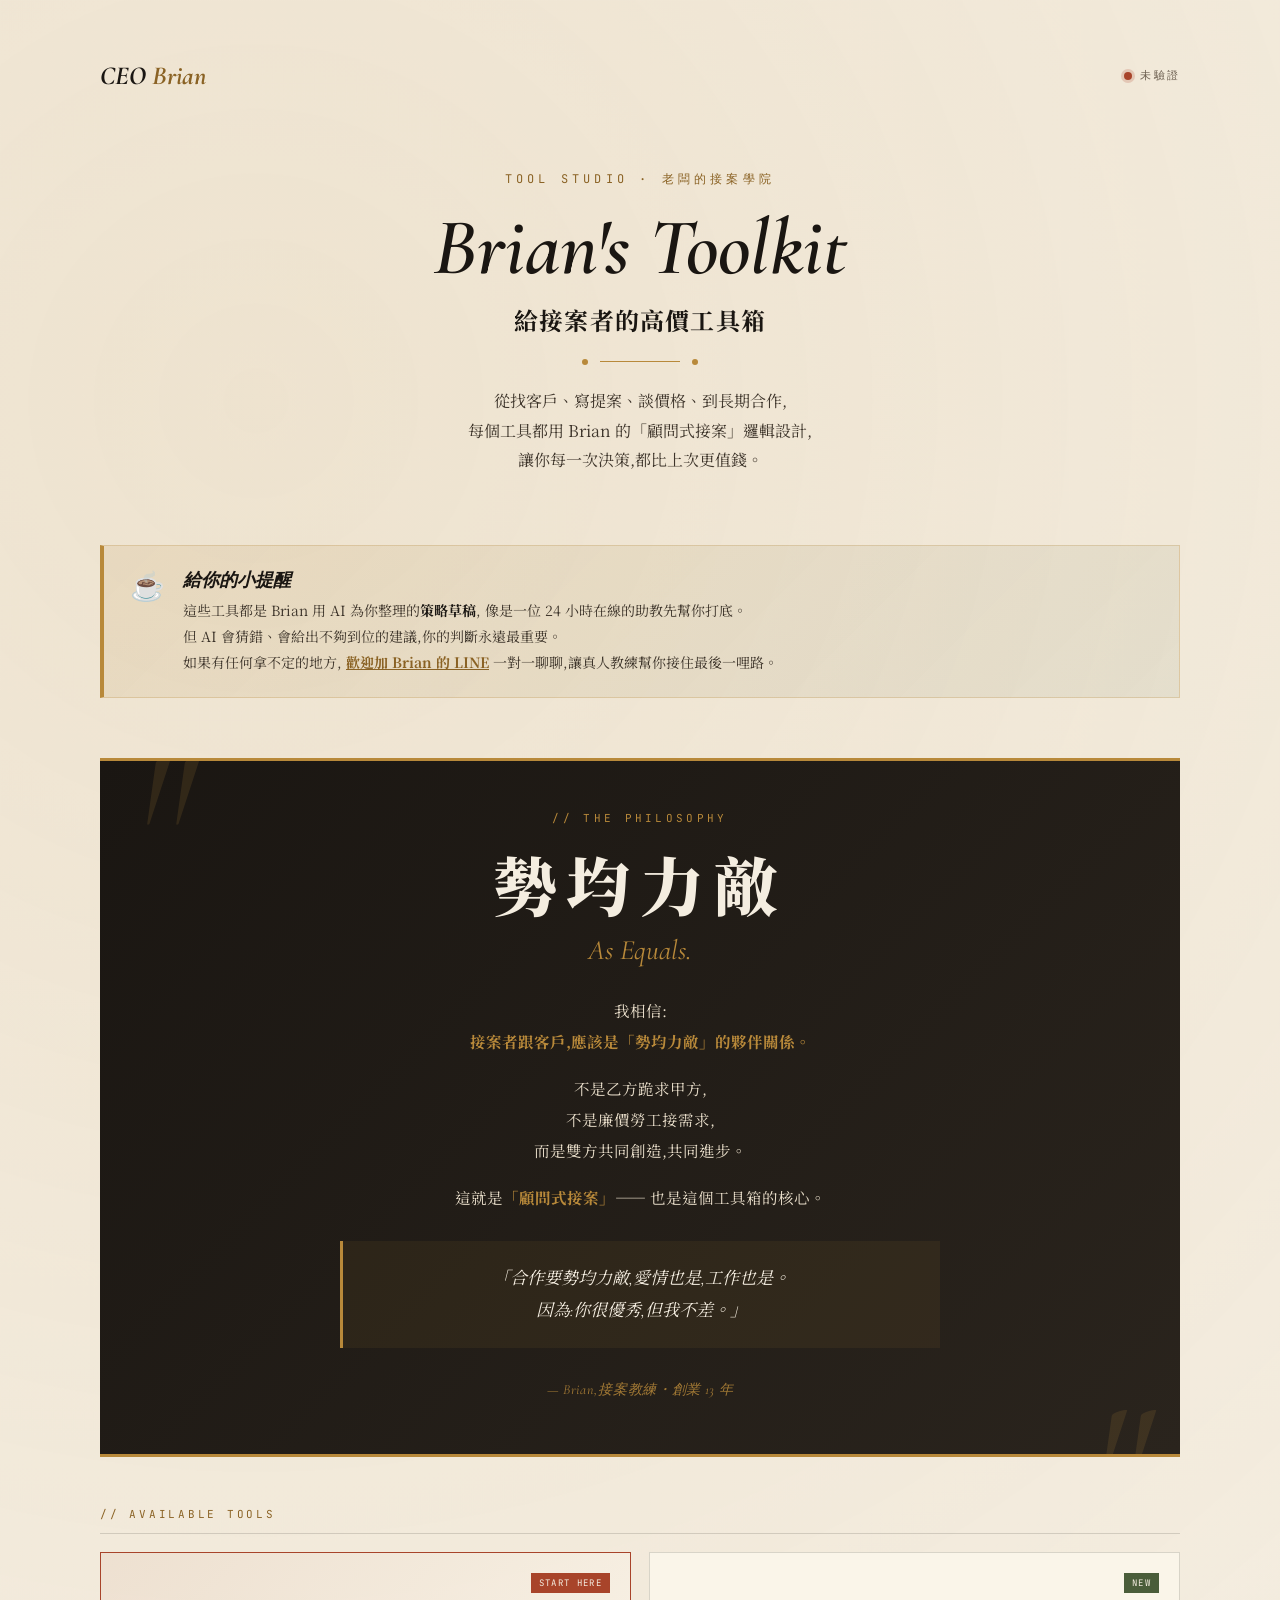
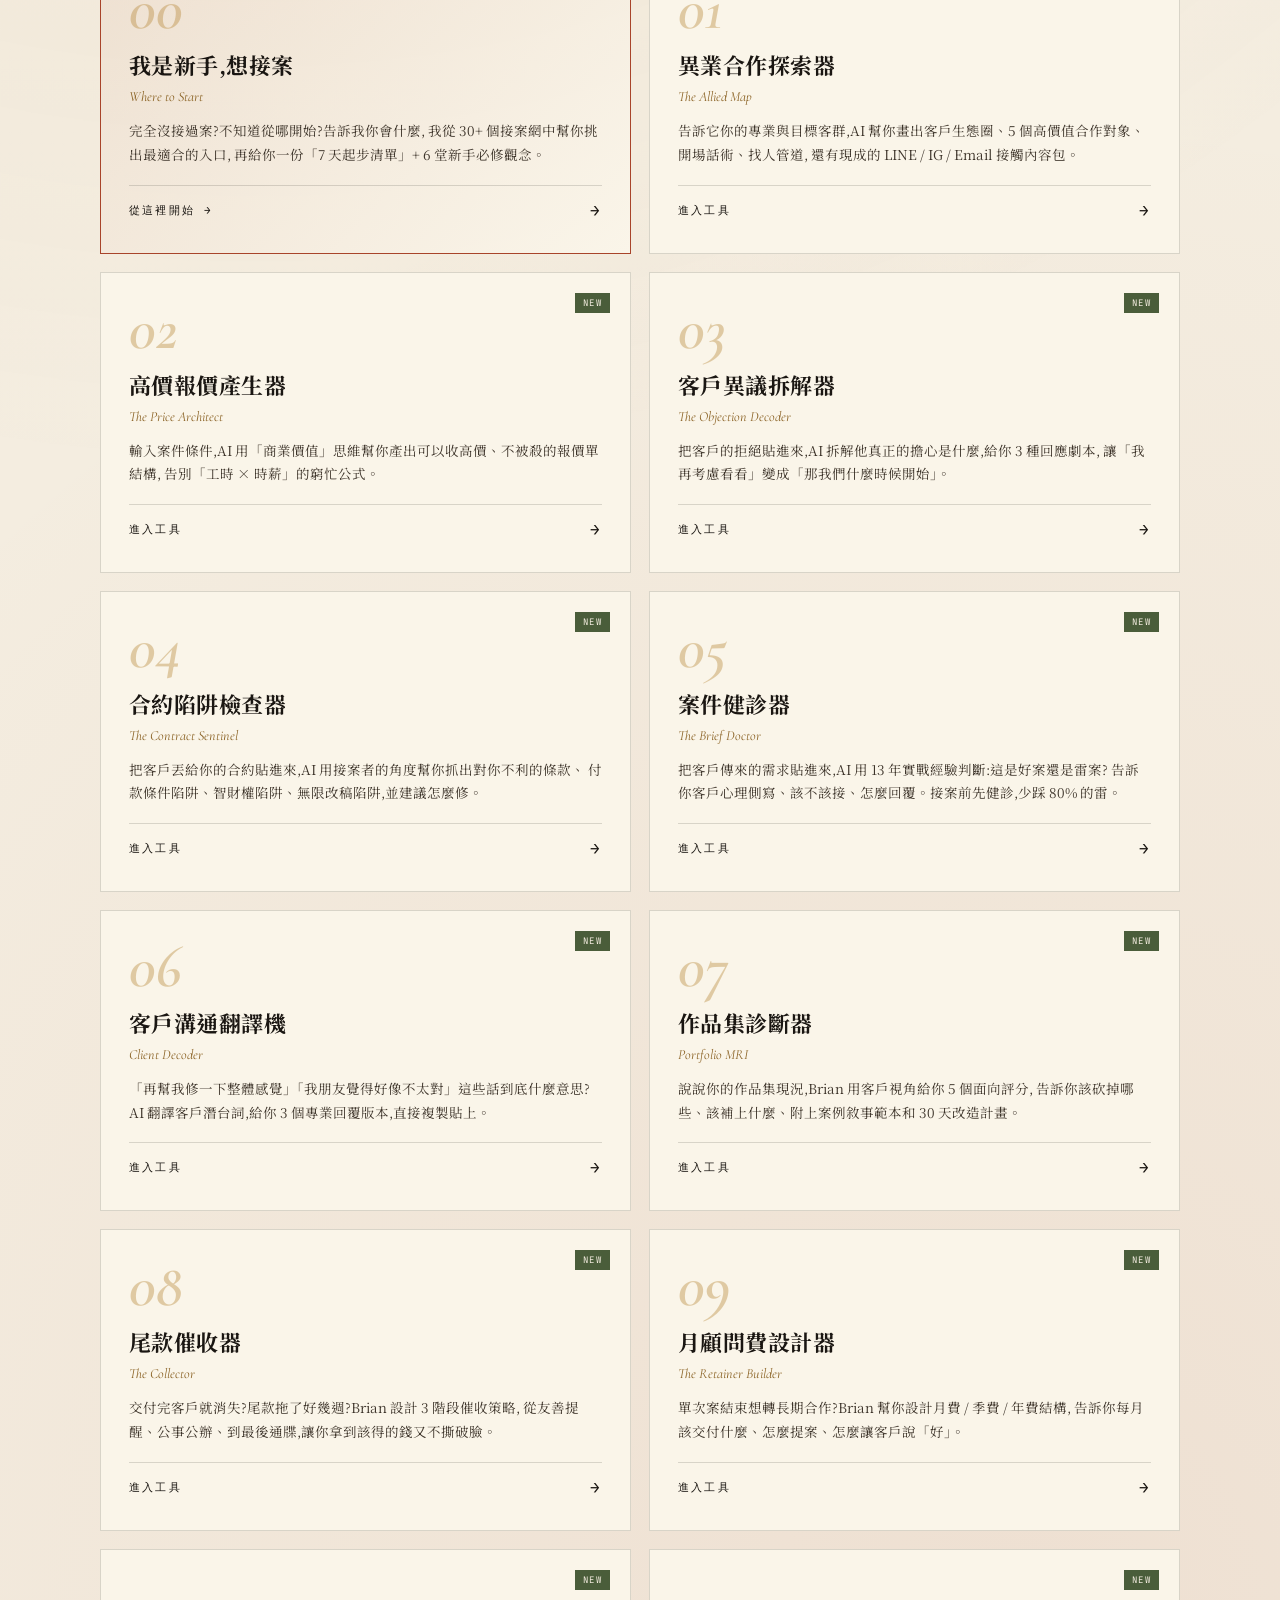
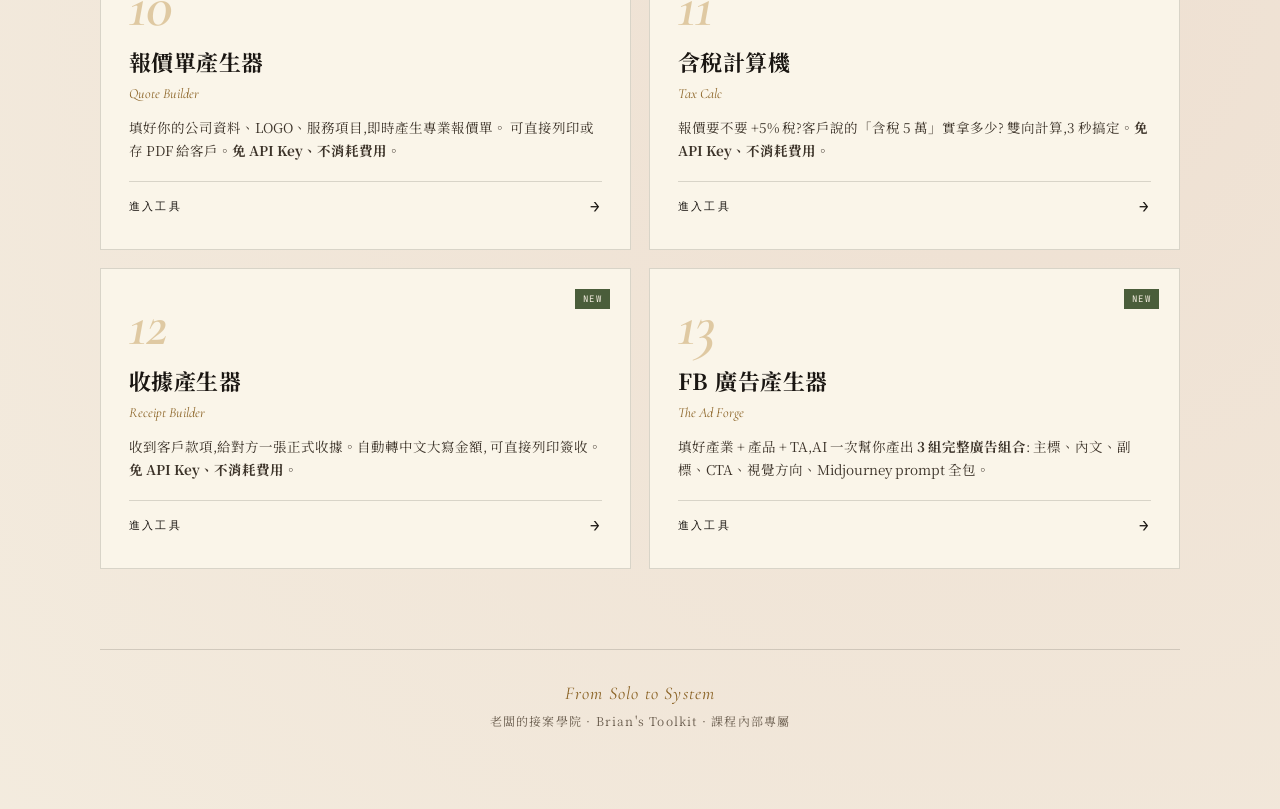
<file: index.html>
<!DOCTYPE html>
<html lang="zh-Hant">
<head>
<meta charset="UTF-8">
<meta name="viewport" content="width=device-width, initial-scale=1.0">
<meta name="robots" content="noindex, nofollow, noarchive, nosnippet, noimageindex">
<meta name="googlebot" content="noindex, nofollow">
<meta name="bingbot" content="noindex, nofollow">
<title>Brian's Tool Studio · 老闆的接案學院</title>
<style>
  @import url('https://fonts.googleapis.com/css2?family=Noto+Serif+TC:wght@400;500;700;900&family=Cormorant+Garamond:ital,wght@0,400;0,600;0,700;1,400;1,600&family=JetBrains+Mono:wght@400;500;700&display=swap');

  :root {
    --ink: #1a1612; --ink-soft: #3d342a; --ink-mute: #6b5e4f;
    --paper: #f4ede0; --paper-deep: #ebe0cc; --paper-card: #faf5e9;
    --gold: #b8893a; --gold-deep: #8a6224; --rust: #a8442a; --moss: #4a5d3a;
    --line: rgba(26, 22, 18, 0.15);
  }

  * { box-sizing: border-box; margin: 0; padding: 0; }
  body { background: var(--paper); font-family: 'Noto Serif TC', serif; color: var(--ink); }

  .home {
    min-height: 100vh;
    background-image:
      radial-gradient(circle at 20% 10%, rgba(184, 137, 58, 0.1) 0%, transparent 45%),
      radial-gradient(circle at 80% 80%, rgba(168, 68, 42, 0.08) 0%, transparent 45%);
    padding: 60px 24px 80px;
  }

  .home-container { max-width: 1080px; margin: 0 auto; }

  /* === Hero === */
  .home-nav {
    display: flex; justify-content: space-between; align-items: center;
    margin-bottom: 80px; flex-wrap: wrap; gap: 16px;
  }
  .home-mark {
    font-family: 'Cormorant Garamond', serif; font-style: italic;
    font-size: 26px; color: var(--ink); font-weight: 700;
  }
  .home-mark .accent { color: var(--gold-deep); }
  .home-status {
    font-family: 'JetBrains Mono', monospace; font-size: 11px;
    letter-spacing: 0.2em; color: var(--ink-mute); display: flex; align-items: center; gap: 8px;
  }
  .home-dot {
    width: 8px; height: 8px; border-radius: 50%;
    background: var(--moss); display: inline-block;
    box-shadow: 0 0 0 3px rgba(74, 93, 58, 0.2);
  }
  .home-dot.locked { background: var(--rust); box-shadow: 0 0 0 3px rgba(168, 68, 42, 0.2); }

  .home-hero { text-align: center; margin-bottom: 70px; }
  .home-eyebrow {
    font-family: 'JetBrains Mono', monospace; font-size: 12px;
    letter-spacing: 0.35em; color: var(--gold-deep);
    text-transform: uppercase; margin-bottom: 20px;
  }
  .home-title {
    font-family: 'Cormorant Garamond', serif; font-style: italic;
    font-size: clamp(48px, 7vw, 80px); font-weight: 600;
    line-height: 1; margin-bottom: 14px;
  }
  .home-subtitle {
    font-size: clamp(18px, 2.2vw, 24px);
    font-weight: 700; letter-spacing: 0.05em; margin-bottom: 22px;
  }
  .home-divider {
    width: 80px; height: 1px; background: var(--gold);
    margin: 24px auto; position: relative;
  }
  .home-divider::before, .home-divider::after {
    content: ''; position: absolute; top: 50%; width: 6px; height: 6px;
    background: var(--gold); border-radius: 50%; transform: translateY(-50%);
  }
  .home-divider::before { left: -18px; }
  .home-divider::after { right: -18px; }
  .home-tagline {
    font-size: 16px; color: var(--ink-soft); max-width: 580px;
    margin: 0 auto; line-height: 1.85;
  }

  /* === 溫馨提醒 === */
  .home-disclaimer {
    background: linear-gradient(135deg, rgba(184, 137, 58, 0.12) 0%, rgba(74, 93, 58, 0.08) 100%);
    border: 1px solid rgba(184, 137, 58, 0.25);
    border-left: 4px solid var(--gold);
    padding: 22px 26px;
    margin-bottom: 60px;
    display: flex;
    gap: 18px;
    align-items: flex-start;
  }
  .home-disclaimer-icon {
    font-size: 28px;
    line-height: 1;
    flex-shrink: 0;
    padding-top: 2px;
  }
  .home-disclaimer-body { flex: 1; }
  .home-disclaimer-title {
    font-family: 'Cormorant Garamond', serif;
    font-style: italic;
    font-size: 18px;
    font-weight: 700;
    color: var(--ink);
    margin-bottom: 6px;
  }
  .home-disclaimer-text {
    font-size: 14px;
    line-height: 1.85;
    color: var(--ink-soft);
  }
  .home-disclaimer-text strong { color: var(--ink); font-weight: 700; }
  .home-disclaimer-text a {
    color: var(--gold-deep);
    text-decoration: underline;
    font-weight: 700;
  }
  .home-disclaimer-text a:hover { color: var(--rust); }

  /* === 勢均力敵宣言 === */
  .home-manifesto {
    background: linear-gradient(135deg, var(--ink) 0%, #2a241d 100%);
    color: var(--paper);
    padding: 50px 40px;
    margin: 50px 0;
    text-align: center;
    position: relative;
    border-top: 3px solid var(--gold);
    border-bottom: 3px solid var(--gold);
    overflow: hidden;
  }
  .home-manifesto::before {
    content: '"';
    position: absolute;
    top: -40px; left: 30px;
    font-family: 'Cormorant Garamond', serif;
    font-size: 200px;
    color: var(--gold);
    line-height: 1;
    font-style: italic;
    opacity: 0.15;
  }
  .home-manifesto::after {
    content: '"';
    position: absolute;
    bottom: -120px; right: 30px;
    font-family: 'Cormorant Garamond', serif;
    font-size: 200px;
    color: var(--gold);
    line-height: 1;
    font-style: italic;
    opacity: 0.15;
  }
  .home-manifesto-eyebrow {
    font-family: 'JetBrains Mono', monospace;
    font-size: 11px;
    letter-spacing: 0.3em;
    color: var(--gold);
    margin-bottom: 12px;
    position: relative; z-index: 1;
  }
  .home-manifesto-title {
    font-size: clamp(40px, 6vw, 64px);
    font-weight: 900;
    letter-spacing: 0.15em;
    margin-bottom: 4px;
    position: relative; z-index: 1;
  }
  .home-manifesto-en {
    font-family: 'Cormorant Garamond', serif;
    font-style: italic;
    font-size: clamp(20px, 3vw, 28px);
    color: var(--gold);
    margin-bottom: 28px;
    position: relative; z-index: 1;
  }
  .home-manifesto-body {
    max-width: 600px;
    margin: 0 auto;
    font-size: 15.5px;
    line-height: 2;
    color: var(--paper-deep);
    position: relative; z-index: 1;
  }
  .home-manifesto-body p { margin-bottom: 16px; }
  .home-manifesto-body strong { color: var(--gold); font-weight: 700; }
  .home-manifesto-quote {
    margin: 28px auto !important;
    padding: 22px 28px;
    background: rgba(184, 137, 58, 0.08);
    border-left: 3px solid var(--gold);
    font-family: 'Cormorant Garamond', 'Noto Serif TC', serif;
    font-style: italic;
    font-size: 17px;
    line-height: 1.85;
    color: var(--paper);
  }
  .home-manifesto-sign {
    margin-top: 24px;
    font-family: 'Cormorant Garamond', serif;
    font-style: italic;
    font-size: 14px;
    color: var(--gold);
    opacity: 0.85;
    letter-spacing: 0.05em;
  }

  /* === 工具卡 === */
  .home-section-title {
    font-family: 'JetBrains Mono', monospace; font-size: 11px;
    letter-spacing: 0.25em; color: var(--gold-deep);
    text-transform: uppercase; margin-bottom: 18px;
    padding-bottom: 12px; border-bottom: 1px solid var(--line);
  }

  .tools-grid {
    display: grid; grid-template-columns: 1fr; gap: 18px;
  }
  @media (min-width: 720px) {
    .tools-grid { grid-template-columns: repeat(2, 1fr); }
  }

  .tool-card {
    background: var(--paper-card); border: 1px solid var(--line);
    padding: 32px 28px; cursor: pointer; position: relative;
    transition: all 0.25s cubic-bezier(0.2, 0.9, 0.3, 1);
    text-decoration: none; color: inherit;
    display: flex; flex-direction: column; min-height: 240px;
  }
  .tool-card:hover {
    transform: translateY(-4px);
    border-color: var(--gold);
    box-shadow: 0 12px 32px rgba(0,0,0,0.08);
  }
  .tool-card.locked {
    opacity: 0.55; cursor: default; pointer-events: auto;
  }
  .tool-card.locked:hover { transform: none; border-color: var(--line); box-shadow: none; }
  .tool-card.coming {
    background: transparent;
    border: 1px dashed var(--line);
    cursor: default;
  }
  .tool-card.coming:hover { transform: none; border-color: var(--line); box-shadow: none; }

  .tool-num {
    font-family: 'Cormorant Garamond', serif; font-style: italic;
    font-size: 60px; font-weight: 600; color: var(--gold);
    line-height: 0.8; margin-bottom: 16px; opacity: 0.4;
  }
  .tool-title {
    font-size: 22px; font-weight: 700; margin-bottom: 8px;
    letter-spacing: 0.02em;
  }
  .tool-en {
    font-family: 'Cormorant Garamond', serif; font-style: italic;
    font-size: 14px; color: var(--gold-deep); margin-bottom: 14px;
  }
  .tool-desc {
    font-size: 13.5px; line-height: 1.75; color: var(--ink-soft);
    margin-bottom: auto; padding-bottom: 18px;
  }
  .tool-cta {
    font-family: 'JetBrains Mono', monospace; font-size: 11px;
    letter-spacing: 0.2em; color: var(--ink); text-transform: uppercase;
    padding-top: 14px; border-top: 1px solid var(--line);
    display: flex; justify-content: space-between; align-items: center;
  }
  .tool-cta-arrow { font-size: 16px; transition: transform 0.2s; }
  .tool-card:hover .tool-cta-arrow { transform: translateX(4px); }

  .tool-badge {
    position: absolute; top: 20px; right: 20px;
    font-family: 'JetBrains Mono', monospace; font-size: 9px;
    padding: 4px 8px; letter-spacing: 0.15em;
    background: var(--ink); color: var(--paper);
  }
  .tool-badge.new { background: var(--moss); }
  .tool-badge.soon { background: var(--ink-mute); }

  /* === 密碼 Modal === */
  .pw-overlay {
    position: fixed; inset: 0;
    background: rgba(26, 22, 18, 0.92);
    backdrop-filter: blur(8px);
    display: none; align-items: center; justify-content: center;
    z-index: 1000; padding: 20px;
  }
  .pw-overlay.show { display: flex; animation: fadeIn 0.2s; }
  @keyframes fadeIn { from { opacity: 0; } to { opacity: 1; } }

  .pw-card {
    background: var(--paper); border: 3px solid var(--gold);
    max-width: 460px; width: 100%; padding: 40px 36px;
    position: relative;
  }
  .pw-eyebrow {
    font-family: 'JetBrains Mono', monospace; font-size: 11px;
    letter-spacing: 0.25em; color: var(--gold-deep); margin-bottom: 14px;
  }
  .pw-title {
    font-family: 'Cormorant Garamond', serif; font-style: italic;
    font-size: 32px; font-weight: 600; margin-bottom: 8px;
  }
  .pw-cn { font-size: 16px; font-weight: 700; margin-bottom: 18px; }
  .pw-desc {
    font-size: 14px; line-height: 1.85; color: var(--ink-soft);
    margin-bottom: 22px;
  }
  .pw-input {
    width: 100%; padding: 14px 16px; background: white;
    border: 1px solid var(--line); font-family: 'JetBrains Mono', monospace;
    font-size: 16px; letter-spacing: 0.1em; margin-bottom: 14px;
  }
  .pw-input:focus { outline: none; border-color: var(--gold); }
  .pw-error {
    background: rgba(168, 68, 42, 0.1); color: var(--rust);
    padding: 10px 14px; font-size: 13px; margin-bottom: 14px;
    display: none;
  }
  .pw-error.show { display: block; }
  .pw-actions { display: flex; gap: 10px; }
  .pw-btn {
    flex: 1; padding: 14px; border: none; cursor: pointer;
    font-family: 'Noto Serif TC', serif; font-size: 14px;
    font-weight: 700; letter-spacing: 0.1em; transition: all 0.2s;
  }
  .pw-btn.primary { background: var(--ink); color: var(--paper); }
  .pw-btn.primary:hover { background: var(--gold-deep); }
  .pw-btn.secondary {
    background: transparent; color: var(--ink-mute);
    border: 1px solid var(--line);
  }
  .pw-btn.secondary:hover { color: var(--ink); border-color: var(--ink); }
  .pw-help {
    margin-top: 18px; padding-top: 14px; border-top: 1px solid var(--line);
    font-size: 12px; color: var(--ink-mute); line-height: 1.7;
  }
  .pw-help a { color: var(--gold-deep); text-decoration: underline; }
  /* === 頁腳 === */
  .home-footer {
    text-align: center; margin-top: 80px; padding-top: 32px;
    border-top: 1px solid var(--line); font-size: 12px;
    color: var(--ink-mute); letter-spacing: 0.1em;
  }
  .home-footer-mark {
    font-family: 'Cormorant Garamond', serif; font-style: italic;
    font-size: 18px; color: var(--gold-deep); margin-bottom: 8px;
  }
</style>
</head>
<body>

<div class="home">
  <div class="home-container">

    <!-- 頂部導航 -->
    <nav class="home-nav">
      <div class="home-mark">CEO <span class="accent">Brian</span></div>
      <div class="home-status" id="ce-status">
        <span class="home-dot locked" id="ce-status-dot"></span>
        <span id="ce-status-text">未驗證</span>
      </div>
    </nav>

    <!-- Hero -->
    <header class="home-hero">
      <div class="home-eyebrow">Tool Studio · 老闆的接案學院</div>
      <h1 class="home-title">Brian's Toolkit</h1>
      <div class="home-subtitle">給接案者的高價工具箱</div>
      <div class="home-divider"></div>
      <p class="home-tagline">
        從找客戶、寫提案、談價格、到長期合作,<br/>
        每個工具都用 Brian 的「顧問式接案」邏輯設計,<br/>
        讓你每一次決策,都比上次更值錢。
      </p>
    </header>

    <!-- 溫馨提醒 -->
    <div class="home-disclaimer">
      <div class="home-disclaimer-icon">☕</div>
      <div class="home-disclaimer-body">
        <div class="home-disclaimer-title">給你的小提醒</div>
        <div class="home-disclaimer-text">
          這些工具都是 Brian 用 AI 為你整理的<strong>策略草稿</strong>,
          像是一位 24 小時在線的助教先幫你打底。<br/>
          但 AI 會猜錯、會給出不夠到位的建議,你的判斷永遠最重要。<br/>
          如果有任何拿不定的地方,
          <a href="https://lin.ee/9Ba3XjY" target="_blank">歡迎加 Brian 的 LINE</a>
          一對一聊聊,讓真人教練幫你接住最後一哩路。
        </div>
      </div>
    </div>

    <!-- 勢均力敵宣言 -->
    <div class="home-manifesto">
      <div class="home-manifesto-eyebrow">// THE PHILOSOPHY</div>
      <div class="home-manifesto-title">勢均力敵</div>
      <div class="home-manifesto-en">As Equals.</div>
      <div class="home-manifesto-body">
        <p>我相信:<br/><strong>接案者跟客戶,應該是「勢均力敵」的夥伴關係。</strong></p>
        <p>不是乙方跪求甲方,<br/>不是廉價勞工接需求,<br/>而是雙方共同創造,共同進步。</p>
        <p>這就是<strong>「顧問式接案」</strong>—— 也是這個工具箱的核心。</p>
        <p class="home-manifesto-quote">
          「合作要勢均力敵,愛情也是,工作也是。<br/>
          因為:你很優秀,但我不差。」
        </p>
        <div class="home-manifesto-sign">— Brian,接案教練・創業 13 年</div>
      </div>
    </div>


    <!-- 工具列表 -->
    <section>
      <div class="home-section-title">// AVAILABLE TOOLS</div>
      <div class="tools-grid">

        <!-- 新手起步指南 -->
        <a href="#" class="tool-card" data-tool="newbie" data-href="tools/newbie.html" style="border-color:var(--rust);background:linear-gradient(135deg, rgba(168, 68, 42, 0.06) 0%, var(--paper-card) 100%);">
          <span class="tool-badge new" style="background:var(--rust);">START HERE</span>
          <div class="tool-num">00</div>
          <div class="tool-title">我是新手,想接案</div>
          <div class="tool-en">Where to Start</div>
          <div class="tool-desc">
            完全沒接過案?不知道從哪開始?告訴我你會什麼,
            我從 30+ 個接案網中幫你挑出最適合的入口,
            再給你一份「7 天起步清單」+ 6 堂新手必修觀念。
          </div>
          <div class="tool-cta">
            <span>從這裡開始 →</span>
            <span class="tool-cta-arrow">→</span>
          </div>
        </a>

        <!-- 合作探索器(可用) -->
        <a href="#" class="tool-card" data-tool="collab" data-href="tools/collab.html">
          <span class="tool-badge new">NEW</span>
          <div class="tool-num">01</div>
          <div class="tool-title">異業合作探索器</div>
          <div class="tool-en">The Allied Map</div>
          <div class="tool-desc">
            告訴它你的專業與目標客群,AI 幫你畫出客戶生態圈、5 個高價值合作對象、開場話術、找人管道,
            還有現成的 LINE / IG / Email 接觸內容包。
          </div>
          <div class="tool-cta">
            <span>進入工具</span>
            <span class="tool-cta-arrow">→</span>
          </div>
        </a>

        <!-- 報價產生器 -->
        <a href="#" class="tool-card" data-tool="quote" data-href="tools/quote.html">
          <span class="tool-badge new">NEW</span>
          <div class="tool-num">02</div>
          <div class="tool-title">高價報價產生器</div>
          <div class="tool-en">The Price Architect</div>
          <div class="tool-desc">
            輸入案件條件,AI 用「商業價值」思維幫你產出可以收高價、不被殺的報價單結構,
            告別「工時 × 時薪」的窮忙公式。
          </div>
          <div class="tool-cta">
            <span>進入工具</span>
            <span class="tool-cta-arrow">→</span>
          </div>
        </a>

        <!-- 異議拆解器 -->
        <a href="#" class="tool-card" data-tool="objection" data-href="tools/objection.html">
          <span class="tool-badge new">NEW</span>
          <div class="tool-num">03</div>
          <div class="tool-title">客戶異議拆解器</div>
          <div class="tool-en">The Objection Decoder</div>
          <div class="tool-desc">
            把客戶的拒絕貼進來,AI 拆解他真正的擔心是什麼,給你 3 種回應劇本,
            讓「我再考慮看看」變成「那我們什麼時候開始」。
          </div>
          <div class="tool-cta">
            <span>進入工具</span>
            <span class="tool-cta-arrow">→</span>
          </div>
        </a>

        <!-- 合約陷阱檢查器 -->
        <a href="#" class="tool-card" data-tool="contract" data-href="tools/contract.html">
          <span class="tool-badge new">NEW</span>
          <div class="tool-num">04</div>
          <div class="tool-title">合約陷阱檢查器</div>
          <div class="tool-en">The Contract Sentinel</div>
          <div class="tool-desc">
            把客戶丟給你的合約貼進來,AI 用接案者的角度幫你抓出對你不利的條款、
            付款條件陷阱、智財權陷阱、無限改稿陷阱,並建議怎麼修。
          </div>
          <div class="tool-cta">
            <span>進入工具</span>
            <span class="tool-cta-arrow">→</span>
          </div>
        </a>

        <!-- 案件健診器 -->
        <a href="#" class="tool-card" data-tool="brief" data-href="tools/brief.html">
          <span class="tool-badge new">NEW</span>
          <div class="tool-num">05</div>
          <div class="tool-title">案件健診器</div>
          <div class="tool-en">The Brief Doctor</div>
          <div class="tool-desc">
            把客戶傳來的需求貼進來,AI 用 13 年實戰經驗判斷:這是好案還是雷案?
            告訴你客戶心理側寫、該不該接、怎麼回覆。接案前先健診,少踩 80% 的雷。
          </div>
          <div class="tool-cta">
            <span>進入工具</span>
            <span class="tool-cta-arrow">→</span>
          </div>
        </a>

        <!-- 客戶溝通翻譯機 -->
        <a href="#" class="tool-card" data-tool="translate" data-href="tools/translate.html">
          <span class="tool-badge new">NEW</span>
          <div class="tool-num">06</div>
          <div class="tool-title">客戶溝通翻譯機</div>
          <div class="tool-en">Client Decoder</div>
          <div class="tool-desc">
            「再幫我修一下整體感覺」「我朋友覺得好像不太對」這些話到底什麼意思?
            AI 翻譯客戶潛台詞,給你 3 個專業回覆版本,直接複製貼上。
          </div>
          <div class="tool-cta">
            <span>進入工具</span>
            <span class="tool-cta-arrow">→</span>
          </div>
        </a>

        <!-- 作品集診斷器 -->
        <a href="#" class="tool-card" data-tool="portfolio" data-href="tools/portfolio.html">
          <span class="tool-badge new">NEW</span>
          <div class="tool-num">07</div>
          <div class="tool-title">作品集診斷器</div>
          <div class="tool-en">Portfolio MRI</div>
          <div class="tool-desc">
            說說你的作品集現況,Brian 用客戶視角給你 5 個面向評分,
            告訴你該砍掉哪些、該補上什麼、附上案例敘事範本和 30 天改造計畫。
          </div>
          <div class="tool-cta">
            <span>進入工具</span>
            <span class="tool-cta-arrow">→</span>
          </div>
        </a>

        <!-- 尾款催收器 -->
        <a href="#" class="tool-card" data-tool="collect" data-href="tools/collect.html">
          <span class="tool-badge new">NEW</span>
          <div class="tool-num">08</div>
          <div class="tool-title">尾款催收器</div>
          <div class="tool-en">The Collector</div>
          <div class="tool-desc">
            交付完客戶就消失?尾款拖了好幾週?Brian 設計 3 階段催收策略,
            從友善提醒、公事公辦、到最後通牒,讓你拿到該得的錢又不撕破臉。
          </div>
          <div class="tool-cta">
            <span>進入工具</span>
            <span class="tool-cta-arrow">→</span>
          </div>
        </a>

        <!-- 月顧問費設計器 -->
        <a href="#" class="tool-card" data-tool="retainer" data-href="tools/retainer.html">
          <span class="tool-badge new">NEW</span>
          <div class="tool-num">09</div>
          <div class="tool-title">月顧問費設計器</div>
          <div class="tool-en">The Retainer Builder</div>
          <div class="tool-desc">
            單次案結束想轉長期合作?Brian 幫你設計月費 / 季費 / 年費結構,
            告訴你每月該交付什麼、怎麼提案、怎麼讓客戶說「好」。
          </div>
          <div class="tool-cta">
            <span>進入工具</span>
            <span class="tool-cta-arrow">→</span>
          </div>
        </a>

        <!-- 報價單產生器 -->
        <a href="#" class="tool-card" data-tool="quotedoc" data-href="tools/quotedoc.html">
          <span class="tool-badge new">NEW</span>
          <div class="tool-num">10</div>
          <div class="tool-title">報價單產生器</div>
          <div class="tool-en">Quote Builder</div>
          <div class="tool-desc">
            填好你的公司資料、LOGO、服務項目,即時產生專業報價單。
            可直接列印或存 PDF 給客戶。<strong>免 API Key、不消耗費用</strong>。
          </div>
          <div class="tool-cta">
            <span>進入工具</span>
            <span class="tool-cta-arrow">→</span>
          </div>
        </a>

        <!-- 含稅計算機 -->
        <a href="#" class="tool-card" data-tool="taxcalc" data-href="tools/taxcalc.html">
          <span class="tool-badge new">NEW</span>
          <div class="tool-num">11</div>
          <div class="tool-title">含稅計算機</div>
          <div class="tool-en">Tax Calc</div>
          <div class="tool-desc">
            報價要不要 +5% 稅?客戶說的「含稅 5 萬」實拿多少?
            雙向計算,3 秒搞定。<strong>免 API Key、不消耗費用</strong>。
          </div>
          <div class="tool-cta">
            <span>進入工具</span>
            <span class="tool-cta-arrow">→</span>
          </div>
        </a>

        <!-- 收據產生器 -->
        <a href="#" class="tool-card" data-tool="receipt" data-href="tools/receipt.html">
          <span class="tool-badge new">NEW</span>
          <div class="tool-num">12</div>
          <div class="tool-title">收據產生器</div>
          <div class="tool-en">Receipt Builder</div>
          <div class="tool-desc">
            收到客戶款項,給對方一張正式收據。自動轉中文大寫金額,
            可直接列印簽收。<strong>免 API Key、不消耗費用</strong>。
          </div>
          <div class="tool-cta">
            <span>進入工具</span>
            <span class="tool-cta-arrow">→</span>
          </div>
        </a>

        <!-- FB 廣告產生器 -->
        <a href="#" class="tool-card" data-tool="fbad" data-href="tools/fbad.html">
          <span class="tool-badge new">NEW</span>
          <div class="tool-num">13</div>
          <div class="tool-title">FB 廣告產生器</div>
          <div class="tool-en">The Ad Forge</div>
          <div class="tool-desc">
            填好產業 + 產品 + TA,AI 一次幫你產出 <strong>3 組完整廣告組合</strong>:
            主標、內文、副標、CTA、視覺方向、Midjourney prompt 全包。
          </div>
          <div class="tool-cta">
            <span>進入工具</span>
            <span class="tool-cta-arrow">→</span>
          </div>
        </a>

      </div>
    </section>

    <!-- 頁腳 -->
    <footer class="home-footer">
      <div class="home-footer-mark">From Solo to System</div>
      <div>老闆的接案學院 · Brian's Toolkit · 課程內部專屬</div>
    </footer>

  </div>
</div>

<!-- 密碼 Modal -->
<div class="pw-overlay" id="pw-overlay">
  <div class="pw-card">
    <div class="pw-eyebrow">MEMBERS ONLY</div>
    <div class="pw-title">Verification</div>
    <div class="pw-cn">學員專屬,請輸入本期通行碼</div>
    <div class="pw-desc">
      這是老闆的接案學院的學員專屬工具。<br/>
      請輸入本期通行碼,驗證後 7 天內不用再輸入。
    </div>
    <input type="password" id="pw-input" class="pw-input" placeholder="本期通行碼" autocomplete="off" autofocus />
    <div class="pw-error" id="pw-error">通行碼不正確,請聯絡客服取得本期密碼</div>
    <div class="pw-actions">
      <button class="pw-btn secondary" id="pw-cancel">取消</button>
      <button class="pw-btn primary" id="pw-submit">驗證進入</button>
    </div>
    <div class="pw-help">
      還沒有通行碼?<br/>
      請<a href="https://lin.ee/9Ba3XjY" target="_blank">加 Brian 的 LINE</a>申請學員資格。
    </div>
  </div>
</div>

<script src="js/auth.js"></script>
<script>
(function() {
  const auth = window.BrianAuth;
  const statusDot = document.getElementById('ce-status-dot');
  const statusText = document.getElementById('ce-status-text');
  const overlay = document.getElementById('pw-overlay');
  const input = document.getElementById('pw-input');
  const errorEl = document.getElementById('pw-error');
  const submitBtn = document.getElementById('pw-submit');
  const cancelBtn = document.getElementById('pw-cancel');

  let pendingHref = null;

  // 更新右上角狀態指示
  function updateStatus() {
    if (auth.isVerified()) {
      statusDot.classList.remove('locked');
      statusText.textContent = '已驗證學員';
    } else {
      statusDot.classList.add('locked');
      statusText.textContent = '未驗證';
    }
  }

  function openPasswordModal(href) {
    pendingHref = href;
    input.value = '';
    errorEl.classList.remove('show');
    overlay.classList.add('show');
    setTimeout(() => input.focus(), 100);
  }

  function closeModal() {
    overlay.classList.remove('show');
    pendingHref = null;
  }

  function trySubmit() {
    const pw = input.value.trim();
    if (auth.verify(pw)) {
      updateStatus();
      if (pendingHref) {
        window.location.href = pendingHref;
      } else {
        closeModal();
      }
    } else {
      errorEl.classList.add('show');
      input.select();
    }
  }

  submitBtn.addEventListener('click', trySubmit);
  cancelBtn.addEventListener('click', closeModal);
  input.addEventListener('keydown', (e) => {
    if (e.key === 'Enter') trySubmit();
    if (e.key === 'Escape') closeModal();
  });
  overlay.addEventListener('click', (e) => {
    if (e.target === overlay) closeModal();
  });

  // 工具卡片點擊
  document.querySelectorAll('.tool-card[data-tool]').forEach(card => {
    card.addEventListener('click', (e) => {
      e.preventDefault();
      const href = card.dataset.href;
      if (auth.isVerified()) {
        window.location.href = href;
      } else {
        openPasswordModal(href);
      }
    });
  });

  updateStatus();
})();
</script>

</body>
</html>
</file>
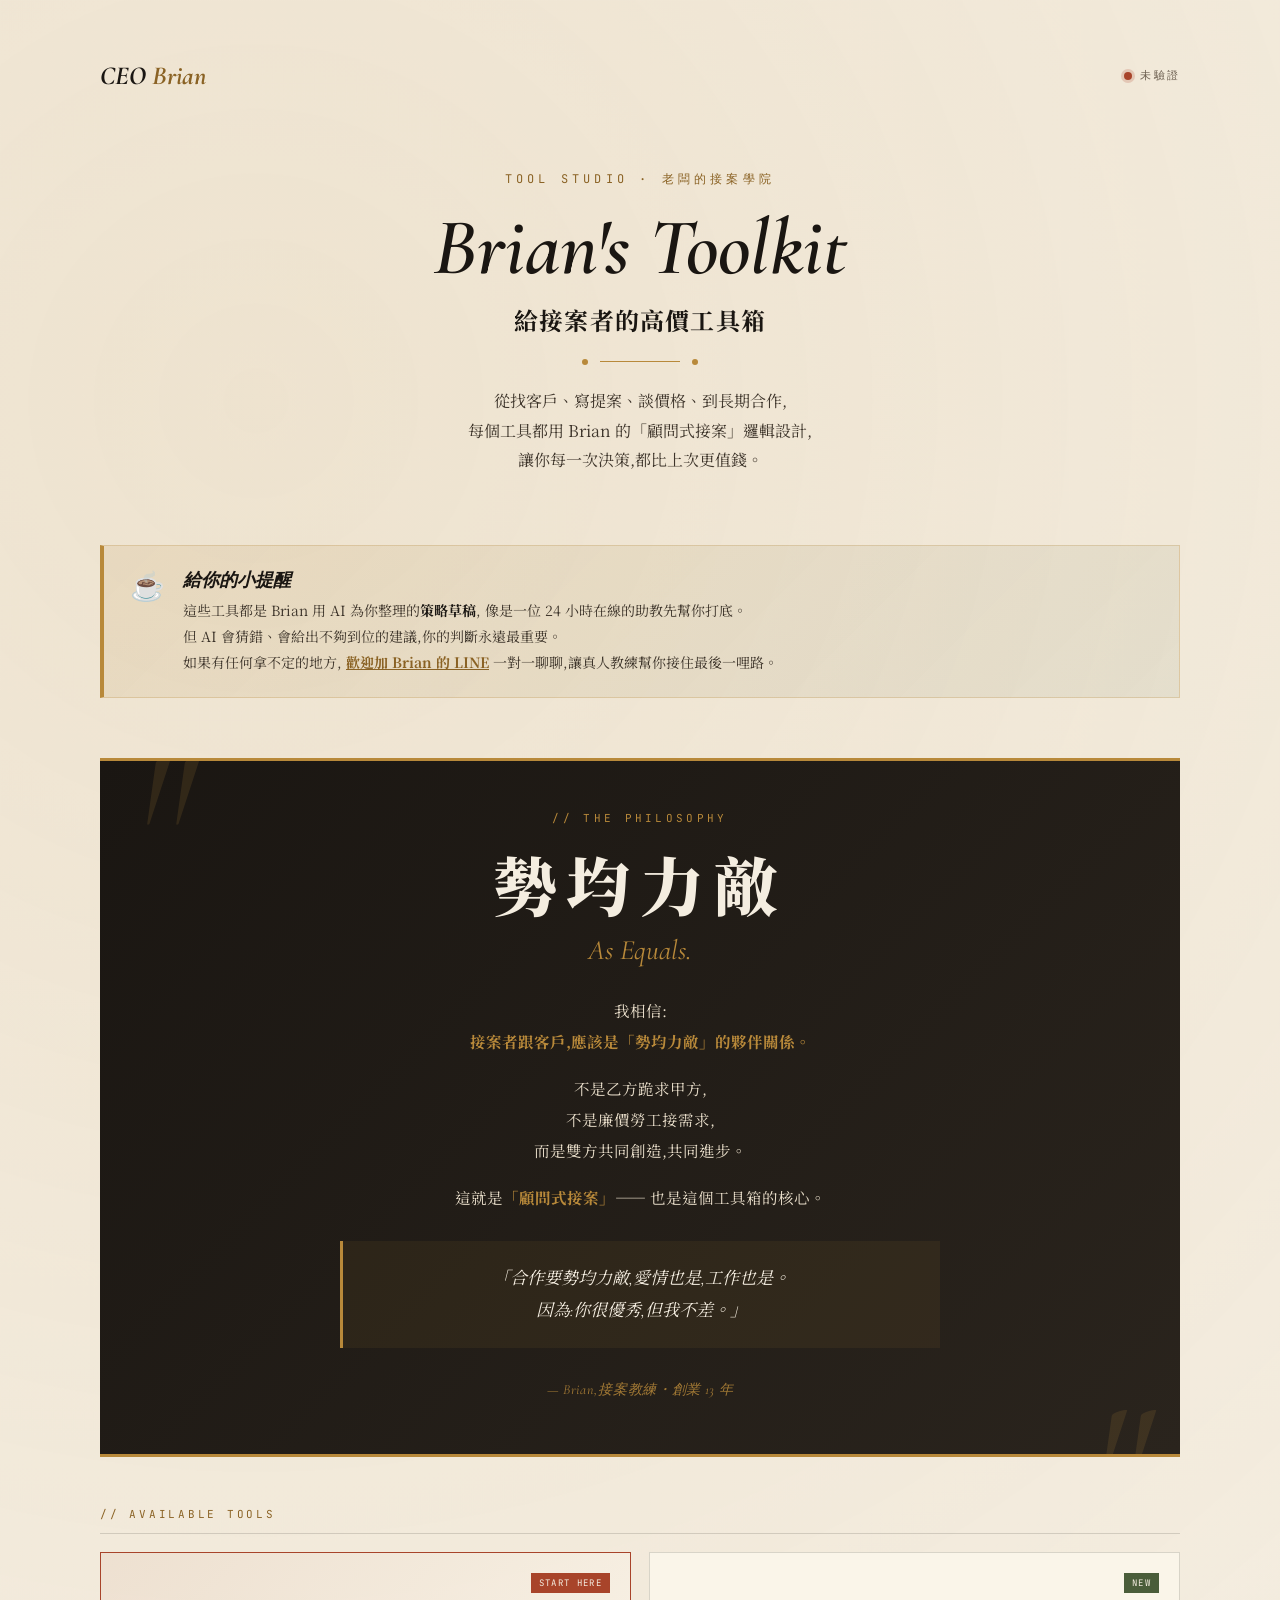
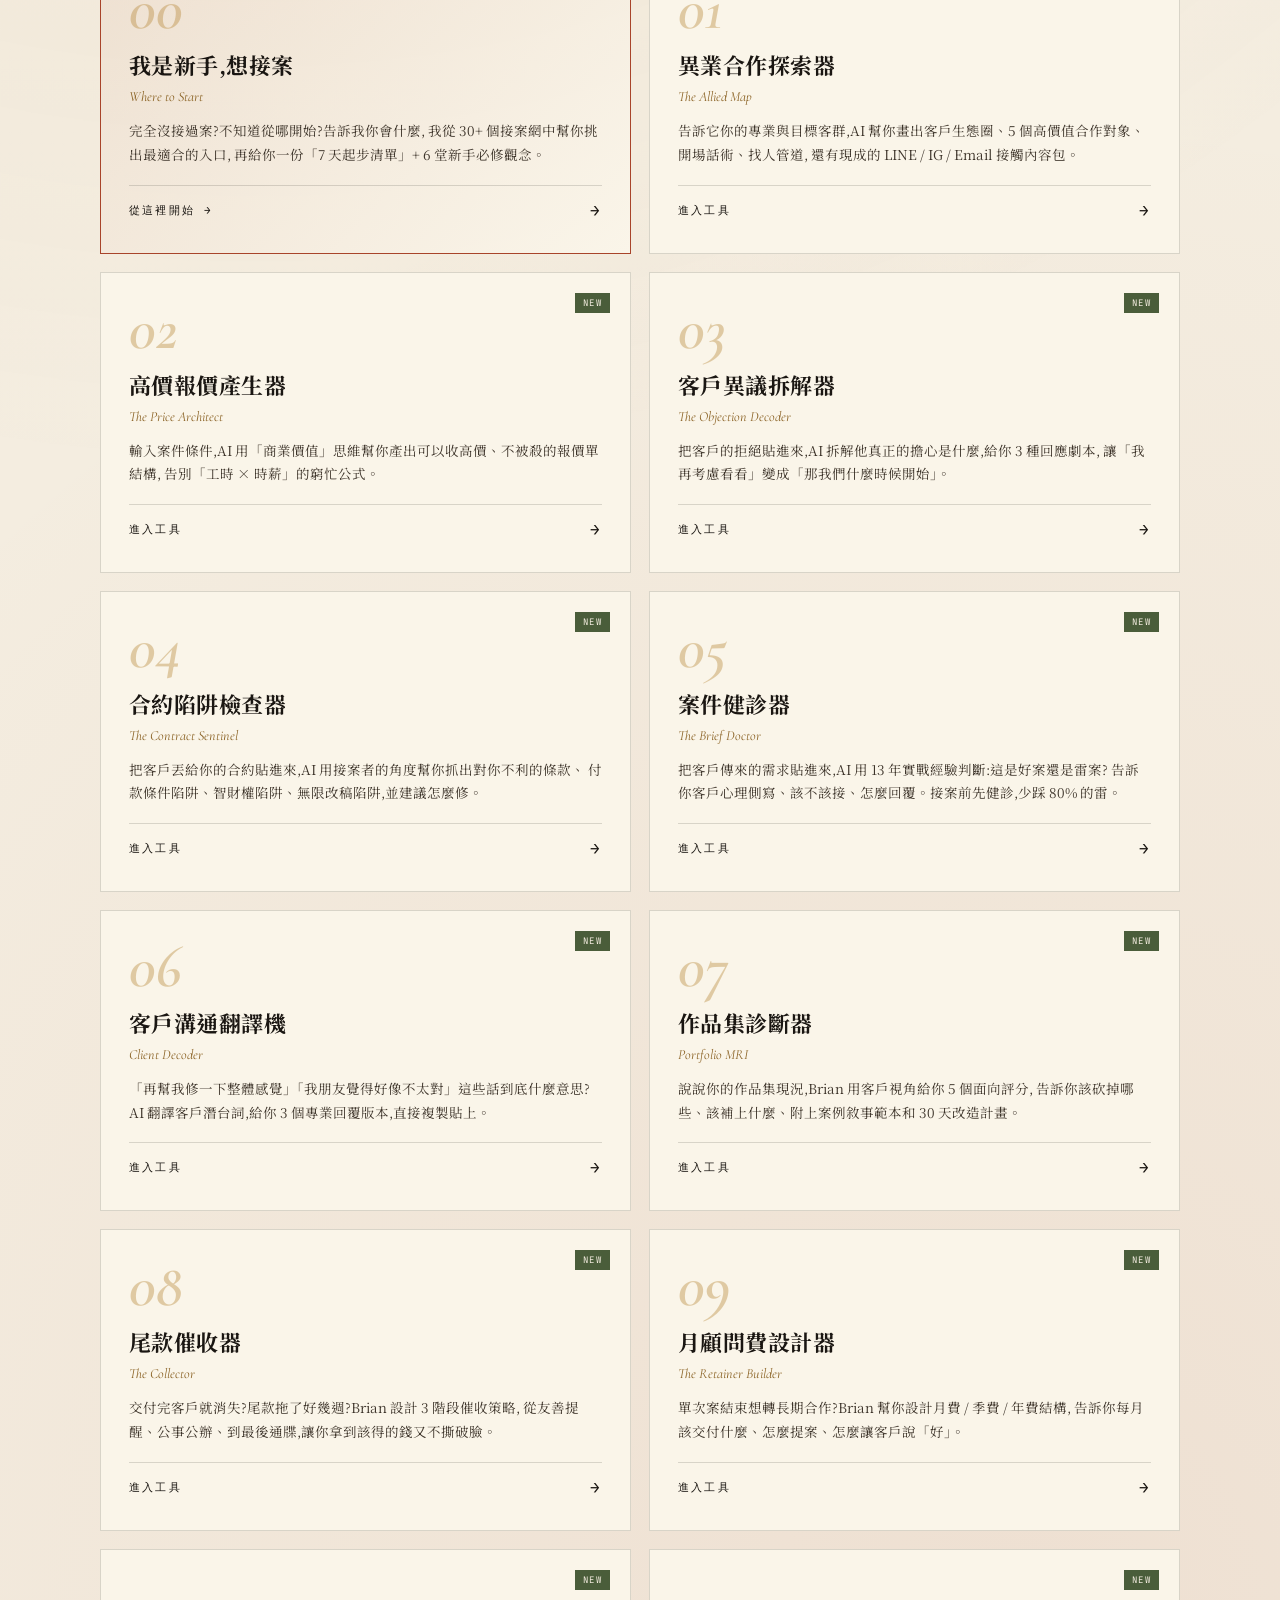
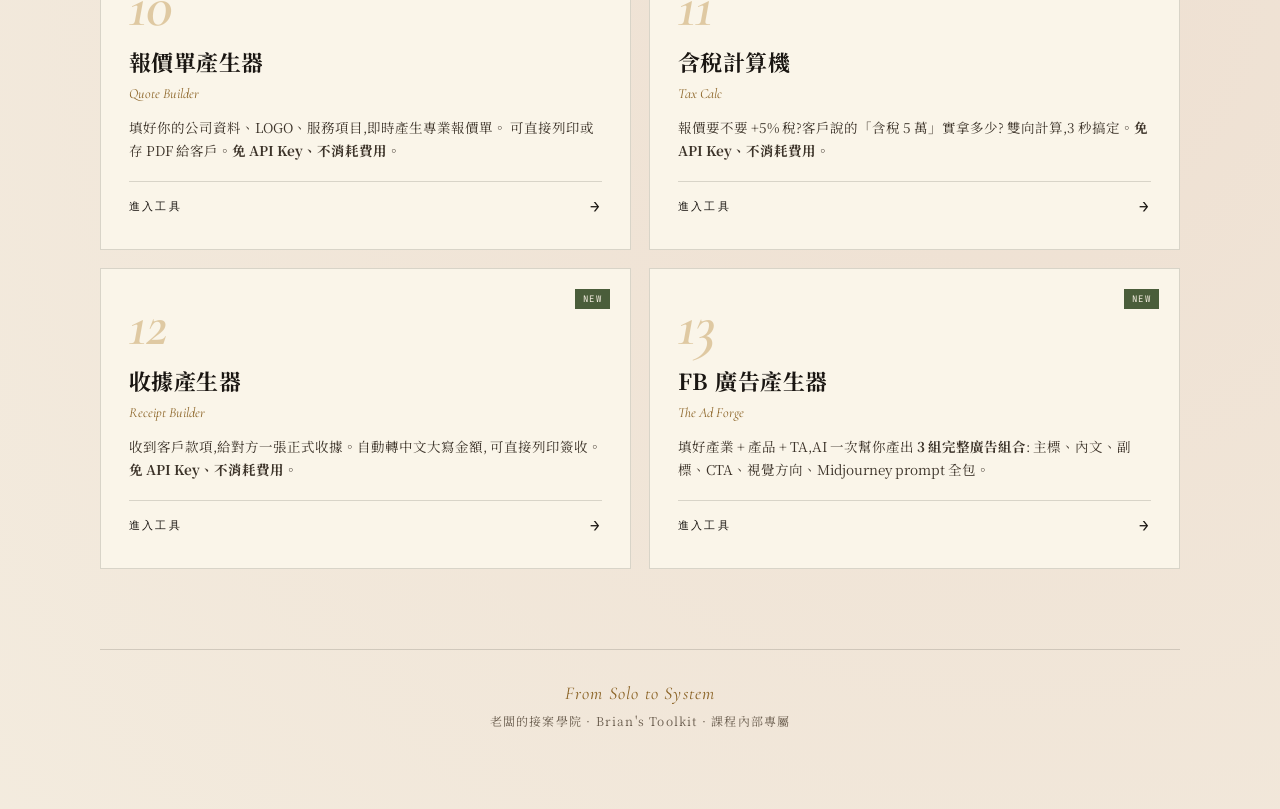
<file: fbad.html>
<!DOCTYPE html>
<html lang="zh-Hant">
<head>
<meta charset="UTF-8">
<meta name="viewport" content="width=device-width, initial-scale=1.0">
<meta name="robots" content="noindex, nofollow, noarchive, nosnippet, noimageindex">
<meta name="googlebot" content="noindex, nofollow">
<meta name="bingbot" content="noindex, nofollow">
<title>FB 廣告產生器 · 老闆的接案學院</title>
<script src="../js/auth.js"></script>
<script>
  if (!window.BrianAuth.isVerified()) { window.location.href = '../index.html'; }
</script>
<link rel="stylesheet" href="../css/tools.css">
<style>
  /* === FB 廣告版位 === */
  .fb-ad-grid {
    display: grid; grid-template-columns: 1fr; gap: 20px;
    margin-bottom: 24px;
  }
  @media (min-width: 920px) { .fb-ad-grid { grid-template-columns: 1fr 1fr; } }

  .fb-ad-card {
    background: white; border: 1px solid var(--line);
    overflow: hidden; transition: all 0.2s;
  }
  .fb-ad-card:hover {
    box-shadow: 0 8px 20px rgba(0,0,0,0.05);
    transform: translateY(-2px);
  }
  .fb-ad-head {
    background: var(--ink); color: var(--paper);
    padding: 12px 18px; display: flex; justify-content: space-between;
    align-items: center; flex-wrap: wrap; gap: 8px;
  }
  .fb-ad-num {
    font-family: 'Cormorant Garamond', serif; font-style: italic;
    font-size: 24px; font-weight: 600; color: var(--gold);
  }
  .fb-ad-tag {
    font-family: 'JetBrains Mono', monospace; font-size: 10px;
    background: var(--gold); color: var(--ink);
    padding: 3px 9px; letter-spacing: 0.15em; font-weight: 700;
  }
  .fb-ad-body { padding: 18px 20px; }

  .fb-ad-section {
    margin-bottom: 14px; padding-bottom: 14px;
    border-bottom: 1px dashed var(--line);
  }
  .fb-ad-section:last-child { border-bottom: none; margin-bottom: 0; padding-bottom: 0; }

  .fb-ad-label {
    font-family: 'JetBrains Mono', monospace; font-size: 10px;
    letter-spacing: 0.2em; color: var(--gold-deep);
    margin-bottom: 6px; font-weight: 700; text-transform: uppercase;
    display: flex; justify-content: space-between; align-items: center;
  }
  .fb-ad-label .copy-mini {
    background: transparent; border: 1px solid var(--gold-deep);
    color: var(--gold-deep); padding: 2px 8px;
    font-size: 10px; cursor: pointer;
    font-family: 'JetBrains Mono', monospace; letter-spacing: 0.05em;
    transition: all 0.15s;
  }
  .fb-ad-label .copy-mini:hover {
    background: var(--gold-deep); color: white;
  }
  .fb-ad-label .copy-mini.copied {
    background: var(--moss); color: white; border-color: var(--moss);
  }
  .fb-ad-headline {
    font-size: 17px; font-weight: 700; line-height: 1.5;
    color: var(--ink);
  }
  .fb-ad-primary {
    font-size: 14px; line-height: 1.85; color: var(--ink-soft);
    white-space: pre-wrap;
  }
  .fb-ad-desc {
    font-size: 13px; color: var(--ink-mute); line-height: 1.6;
  }
  .fb-ad-cta-btn {
    display: inline-block;
    background: #1877F2; color: white;
    padding: 8px 18px; font-weight: 700;
    font-size: 13px; letter-spacing: 0.05em;
    border-radius: 4px;
  }
  .fb-ad-image {
    background: linear-gradient(135deg, rgba(184, 137, 58, 0.08), rgba(168, 68, 42, 0.04));
    border-left: 3px solid var(--gold);
    padding: 12px 16px;
  }
  .fb-ad-image-prompt {
    font-size: 12.5px; line-height: 1.7;
    color: var(--ink-soft); margin-bottom: 8px;
    font-style: italic;
  }
  .fb-ad-image-direction {
    font-size: 12px; color: var(--ink-mute); line-height: 1.6;
  }

  /* tone / goal 按鈕群 */
  .ce-pill-group {
    display: flex; flex-wrap: wrap; gap: 6px; margin-top: 4px;
  }
  .ce-pill {
    background: var(--paper); border: 1px solid var(--line);
    color: var(--ink-soft); padding: 6px 14px;
    font-family: 'Noto Serif TC', serif; font-size: 13px;
    cursor: pointer; transition: all 0.15s; font-weight: 500;
  }
  .ce-pill:hover { border-color: var(--gold); color: var(--ink); }
  .ce-pill.active {
    background: var(--gold); border-color: var(--gold);
    color: var(--ink); font-weight: 700;
  }
</style>
</head>
<body>

<div class="ce-app">

  <!-- API Key Modal -->
  <div class="ce-modal-overlay" id="ce-key-modal">
    <div class="ce-modal">
      <div class="ce-modal-eyebrow">FIRST-TIME SETUP</div>
      <div class="ce-modal-title">Connect Your Brain</div>
      <div class="ce-modal-cn">第一次使用,請設定你的 AI 大腦</div>
      <div class="ce-modal-body"></div>
      <input type="password" id="ce-api-key" placeholder="sk-ant-api03-xxxxxxxxxxxxxxxxx" autocomplete="off" />
      <div class="ce-modal-actions">
        <button class="ce-modal-btn primary" id="ce-key-save">儲存並開始</button>
      </div>
      <div class="ce-modal-cost"></div>
    </div>
  </div>

  <nav class="ce-nav">
    <a href="../index.html" class="ce-nav-brand" style="text-decoration:none;color:inherit;cursor:pointer;" title="回首頁">
      <div class="ce-nav-mark">老闆的接案學院</div>
      <div class="ce-nav-title" style="opacity:0.85;">FB 廣告產生器</div>
    </a>
    <div class="ce-nav-actions">
      <a href="../index.html" class="ce-nav-btn">← 工具列表</a>
      <button class="ce-nav-btn" id="ce-settings-btn">設定 API Key</button>
      <button class="ce-nav-btn" id="ce-new-btn">+ 新廣告</button>
    </div>
  </nav>

  <main class="ce-main">
    <div class="ce-container">

      <section class="ce-saved-section" id="ce-saved-section">
        <div class="ce-saved-header">
          <div class="ce-saved-title">My Ad Drafts</div>
          <div class="ce-saved-count" id="ce-saved-count">0 STORED</div>
        </div>
        <div id="ce-saved-list"></div>
      </section>

      <div id="ce-form-page">
        <header class="ce-header">
          <div class="ce-eyebrow">Facebook & IG Ad Generator</div>
          <h1 class="ce-title">The Ad Forge</h1>
          <div class="ce-title-cn">FB 廣告產生器</div>
          <div class="ce-divider"></div>
          <p class="ce-subtitle">
            填好你要打廣告的產業 / 產品 / TA,<br/>
            AI 一次幫你產出 <strong>3 組完整廣告組合</strong>:<br/>
            主標、內文、副標、CTA、視覺方向、Midjourney prompt 全包。
          </p>
        </header>

        <section class="ce-form-card">
          <div class="ce-tool-disclaimer">
            <span class="ce-tool-disclaimer-icon">☕</span>
            <span>廣告寫得再好,沒人按也是白搭。投出去後記得分析數據再優化。執行前歡迎<a href="https://lin.ee/9Ba3XjY" target="_blank">加 Brian 的 LINE</a>聊聊。</span>
          </div>

          <form id="ce-form" class="ce-form-grid">
            <div class="ce-field">
              <label for="fb-industry">產業類別 <span style="color:var(--rust);">*</span></label>
              <input type="text" id="fb-industry" placeholder="例如:咖啡店 / 室內設計 / 健身工作室 / 線上課程..." required />
            </div>

            <div class="ce-field">
              <label for="fb-product">產品 / 服務名稱(選填)</label>
              <input type="text" id="fb-product" placeholder="例如:手沖單品咖啡 / 老屋翻新方案" />
            </div>

            <div class="ce-field ce-full">
              <label for="fb-audience">目標客群(TA)</label>
              <textarea id="fb-audience" placeholder="例如:25-40 歲都會女性,重視生活品質、願意花錢買體驗,常逛 IG 找新店家。" style="min-height:70px;"></textarea>
              <div class="ce-helper">越具體越好:年齡、性別、興趣、生活型態、消費力</div>
            </div>

            <div class="ce-field ce-full">
              <label>廣告語氣</label>
              <div class="ce-pill-group" id="fb-tone-group">
                <button type="button" class="ce-pill active" data-val="專業">專業</button>
                <button type="button" class="ce-pill" data-val="活潑">活潑</button>
                <button type="button" class="ce-pill" data-val="溫馨">溫馨</button>
                <button type="button" class="ce-pill" data-val="幽默">幽默</button>
                <button type="button" class="ce-pill" data-val="高端">高端</button>
                <button type="button" class="ce-pill" data-val="熱血">熱血</button>
                <button type="button" class="ce-pill" data-val="文青">文青</button>
                <button type="button" class="ce-pill" data-val="懸疑">懸疑</button>
              </div>
            </div>

            <div class="ce-field ce-full">
              <label>行銷目標</label>
              <div class="ce-pill-group" id="fb-goal-group">
                <button type="button" class="ce-pill active" data-val="提升轉換">提升轉換</button>
                <button type="button" class="ce-pill" data-val="品牌曝光">品牌曝光</button>
                <button type="button" class="ce-pill" data-val="收集名單">收集名單</button>
                <button type="button" class="ce-pill" data-val="促銷活動">促銷活動</button>
                <button type="button" class="ce-pill" data-val="新品上市">新品上市</button>
                <button type="button" class="ce-pill" data-val="店面引流">店面引流</button>
                <button type="button" class="ce-pill" data-val="活動報名">活動報名</button>
              </div>
            </div>

            <div class="ce-field ce-full">
              <label for="fb-extra">補充資訊(選填,提升精準度)</label>
              <textarea id="fb-extra" placeholder="例如:&#10;・這次想推 9 月限定的中秋禮盒,定價 1280&#10;・主打台中文青族群、預算每月 5 萬廣告&#10;・最近被競品搶走客群,想差異化"></textarea>
            </div>

            <button type="submit" class="ce-submit" id="ce-submit-btn">
              產生 3 組廣告 →
            </button>
          </form>
        </section>
      </div>

      <section class="ce-results" id="ce-results"></section>

      <!-- Brian 金句 -->
      <div style="max-width:1100px;margin:60px auto 0;padding:0 24px;">
        <div class="ce-brian-quote">
          <div class="ce-brian-quote-eyebrow">★ BRIAN'S WISDOM</div>
          <div class="ce-brian-quote-text">
            爛廣告找客戶,好廣告讓客戶找你。<br/>
            差別不在預算,在「你有沒有講出對方心裡的話」。<br/>
            文案的功夫,是用「同理心」換來的。
          </div>
          <div class="ce-brian-quote-source">— BRIAN ON 廣告文案</div>
        </div>
      </div>

      <footer style="text-align:center;margin-top:60px;padding-top:28px;border-top:1px solid var(--line);font-size:12px;color:var(--ink-mute);letter-spacing:0.1em;">
        <div style="font-family:'Cormorant Garamond',serif;font-style:italic;font-size:16px;color:var(--gold-deep);margin-bottom:6px;">From Solo to System</div>
        <div>老闆的接案學院 · FB 廣告產生器</div>
      </footer>
    </div>
  </main>
</div>

<script src="../js/tools-common.js"></script>
<script>
(function() {
  const T = window.BrianTools;
  const storage = T.createStorage('fb_ads');
  let currentId = null;
  let selectedTone = '專業';
  let selectedGoal = '提升轉換';

  const form = document.getElementById('ce-form');
  const formPage = document.getElementById('ce-form-page');
  const resultsEl = document.getElementById('ce-results');
  const submitBtn = document.getElementById('ce-submit-btn');
  const savedListEl = document.getElementById('ce-saved-list');
  const savedCountEl = document.getElementById('ce-saved-count');

  T.setupApiKeyModal('ce-key-modal', 'ce-api-key', 'ce-key-save');
  document.getElementById('ce-settings-btn').addEventListener('click', () => {
    document.getElementById('ce-api-key').value = T.getApiKey();
    document.getElementById('ce-key-modal').classList.add('show');
  });
  document.getElementById('ce-new-btn').addEventListener('click', () => {
    showFormPage(); form.reset();
    selectedTone = '專業'; selectedGoal = '提升轉換';
    refreshPills(); currentId = null;
  });

  function showFormPage() {
    formPage.classList.remove('ce-hidden');
    resultsEl.innerHTML = '';
    window.scrollTo({ top: 0, behavior: 'smooth' });
  }
  function hideFormPage() { formPage.classList.add('ce-hidden'); }

  // pills 選擇
  function refreshPills() {
    document.querySelectorAll('#fb-tone-group .ce-pill').forEach(b => {
      b.classList.toggle('active', b.dataset.val === selectedTone);
    });
    document.querySelectorAll('#fb-goal-group .ce-pill').forEach(b => {
      b.classList.toggle('active', b.dataset.val === selectedGoal);
    });
  }
  document.getElementById('fb-tone-group').addEventListener('click', e => {
    if (e.target.classList.contains('ce-pill')) {
      selectedTone = e.target.dataset.val; refreshPills();
    }
  });
  document.getElementById('fb-goal-group').addEventListener('click', e => {
    if (e.target.classList.contains('ce-pill')) {
      selectedGoal = e.target.dataset.val; refreshPills();
    }
  });

  loadSavedList();
  if (!T.getApiKey()) document.getElementById('ce-key-modal').classList.add('show');

  function loadSavedList() {
    const records = storage.list();
    savedCountEl.textContent = `${records.length} STORED`;
    if (records.length === 0) {
      savedListEl.innerHTML = `<div class="ce-empty-state">尚未儲存任何廣告草稿。</div>`;
      return;
    }
    savedListEl.innerHTML = `
      <div class="ce-saved-grid">
        ${records.map(r => `
          <div class="ce-saved-card" data-id="${r.id}">
            <button class="ce-saved-del" data-del="${r.id}">✕</button>
            <div class="ce-saved-trade">${T.escapeHtml(r.input.industry)}</div>
            <div class="ce-saved-target">${T.escapeHtml(r.input.tone)} · ${T.escapeHtml(r.input.goal)}</div>
            <div class="ce-saved-meta">${T.formatDate(r.createdAt)}</div>
          </div>
        `).join('')}
      </div>
    `;
    savedListEl.querySelectorAll('.ce-saved-card').forEach(card => {
      card.addEventListener('click', (e) => {
        if (e.target.closest('.ce-saved-del')) return;
        const r = storage.load(card.dataset.id);
        if (r) { currentId = r.id; hideFormPage(); renderResults(r); }
      });
    });
    savedListEl.querySelectorAll('[data-del]').forEach(btn => {
      btn.addEventListener('click', (e) => {
        e.stopPropagation();
        if (confirm('確定刪除?')) {
          storage.delete(btn.dataset.del); loadSavedList();
          if (currentId === btn.dataset.del) { showFormPage(); currentId = null; }
        }
      });
    });
  }

  form.addEventListener('submit', async (e) => {
    e.preventDefault();
    if (!T.getApiKey()) { document.getElementById('ce-key-modal').classList.add('show'); return; }

    const input = {
      industry: document.getElementById('fb-industry').value.trim(),
      product: document.getElementById('fb-product').value.trim(),
      audience: document.getElementById('fb-audience').value.trim(),
      tone: selectedTone, goal: selectedGoal,
      extra: document.getElementById('fb-extra').value.trim()
    };
    if (!input.industry) return;

    submitBtn.disabled = true;
    submitBtn.textContent = '正在打造廣告...';
    resultsEl.innerHTML = `
      <div class="ce-loading">
        <div class="ce-loading-text">Brian 正在從消費者心理切入,設計 3 組 FB 廣告...</div>
        <div class="ce-loading-bar"></div>
      </div>
    `;

    try {
      const data = await generateAds(input);
      const id = 'fb_' + Date.now();
      const record = { id, input, data, createdAt: Date.now() };
      storage.save(id, record);
      currentId = id;
      renderResults(record);
      loadSavedList();
    } catch (err) {
      console.error(err);
      resultsEl.innerHTML = `<div class="ce-error">產生失敗:${T.escapeHtml(err.message)}</div>`;
    } finally {
      submitBtn.disabled = false;
      submitBtn.textContent = '產生 3 組廣告 →';
    }
  });

  async function generateAds(input) {
    const prompt = `你是 Brian(老闆的接案學院創辦人),13 年實戰行銷經驗。
你擅長從「消費者心理」設計 FB / IG 廣告,讓客戶按到流口水。

請為以下狀況設計 3 組「結構不同」的 FB 廣告:

【廣告需求】
- 產業:${input.industry}
- 產品/服務:${input.product || '(未指定,請從產業推測)'}
- 目標客群:${input.audience || '(未指定,請推測這產業的典型客群)'}
- 廣告語氣:${input.tone}
- 行銷目標:${input.goal}
- 補充資訊:${input.extra || '(無)'}

【輸出 JSON,只回 JSON,不要 markdown code fence】

{
  "brian_note": "用 Brian 口吻寫 100-150 字的「文案心法」,告訴接案者:這個產業 + 客群最有效的廣告角度是什麼。",

  "ads": [
    {
      "angle": "這組廣告的切入角度(例如:痛點放大型 / 故事感型 / 數據說服型 / 反差驚奇型 / 急迫稀缺型)",
      "headline": "主標題(20-30 字,要有 hook,讓人想停下來)",
      "primary": "貼文內文(150-250 字,有開頭鉤子、中間痛點/利益、結尾 CTA。可以用換行讓閱讀更輕鬆,emoji 適量但不過度)",
      "description": "副標 / 摘要(20-40 字,補強主標未說的關鍵點)",
      "cta": "CTA 按鈕(從 FB 標準 CTA 選一個適合的:了解詳情 / 立即購買 / 預約諮詢 / 取得優惠 / 索取資料 / 立即報名 / 聯絡我們)",
      "image_prompt": "Midjourney/AI 繪圖的 prompt(英文,30-60 字,描述視覺主體、構圖、光線、風格,結尾加 --ar 1:1)",
      "image_direction": "如果要實拍/找素材,給攝影/挑圖的方向建議(中文 80-120 字)"
    }
  ],

  "ab_testing_tips": [
    "A/B 測試建議 1(具體要測什麼變數)",
    "建議 2",
    "建議 3"
  ]
}

【三組廣告的硬性要求】

❌ 不接受:三組只是換不同字句,本質相同
✅ 必須:三組「切入角度完全不同」

建議的 3 種角度組合(挑 3 個不同的):
1. 痛點放大型 — 戳對方痛、放大焦慮、給解方
2. 故事感型 — 講一個真實/虛構的客戶故事,從故事帶到產品
3. 數據說服型 — 用數字、案例、社會證明說服
4. 反差驚奇型 — 製造意外、顛覆常識的開頭
5. 急迫稀缺型 — 限時、限量、不買吃虧
6. 提問互動型 — 用問題勾起好奇/共鳴
7. 比較對照型 — vs 對手 / vs 過去 / vs 沒用你產品的人

【關於語氣「${input.tone}」的指引】
- 專業:像顧問講話,有理性論述、有依據
- 活潑:有 emoji、口語、好像在跟朋友聊
- 溫馨:像家人寫信,有溫度有故事
- 幽默:會玩梗、有意外、讓人笑
- 高端:用詞精準、留白多、不喧鬧
- 熱血:有節奏、有口號、能煽動
- 文青:押韻、優美、像詩
- 懸疑:留謎、引發好奇、最後揭曉

【關於目標「${input.goal}」的 CTA】
- 提升轉換 → 立即購買 / 取得優惠
- 品牌曝光 → 了解更多 / 認識我們
- 收集名單 → 索取資料 / 訂閱電子報
- 促銷活動 → 立即搶購 / 領取優惠
- 新品上市 → 搶先體驗 / 立即預約
- 店面引流 → 預約到店 / 立即預訂
- 活動報名 → 立即報名 / 加入活動

【硬核要求】
- 全部繁體中文,台灣用語(不要中國用語)
- headline 不要寫死板的「○○○就找我們」這種爛廣告
- primary 內文要寫到讓人想往下滑而不是看一眼就過
- image_prompt 用英文寫,具體可餵給 Midjourney
- 不要寫「您好」開頭,FB 廣告不需要打招呼
- 三組廣告 angle 必須是 3 種不同類型`;

    return await T.callClaude(prompt, { parseJson: true, maxTokens: 5000 });
  }

  function renderResults(record) {
    hideFormPage();
    const d = record.data;

    let html = `
      <div class="ce-result-toolbar">
        <div class="ce-result-info">
          <strong>${T.escapeHtml(record.input.industry)}</strong> · ${T.escapeHtml(record.input.tone)} · ${T.escapeHtml(record.input.goal)}
        </div>
        <div class="ce-result-actions">
          <button class="ce-action-btn" id="ce-back-btn">+ 新廣告</button>
        </div>
      </div>

      ${d.brian_note ? `
        <div class="ce-brian-note">
          <div class="ce-brian-note-label">文案心法 · BRIAN'S NOTE</div>
          <div class="ce-brian-note-body">${T.escapeHtml(d.brian_note)}</div>
        </div>
      ` : ''}

      <div class="ce-result-section">
        <div class="ce-section-title">3 Ad Variations</div>
        <div class="ce-section-cn">3 組廣告(角度不同 · 可直接用)</div>
        <div class="fb-ad-grid">
          ${(d.ads || []).map((ad, i) => renderAd(ad, i)).join('')}
        </div>
      </div>

      ${(d.ab_testing_tips && d.ab_testing_tips.length) ? `
        <div class="ce-result-section">
          <div class="ce-section-title">A/B Testing</div>
          <div class="ce-section-cn">A/B 測試建議</div>
          <div class="ce-block">
            <div class="ce-block-body">
              <ul style="list-style:none;padding:0;">
                ${d.ab_testing_tips.map(t => `<li style="padding:8px 0 8px 20px;position:relative;font-size:14px;line-height:1.7;border-bottom:1px dashed var(--line);"><span style="position:absolute;left:0;color:var(--gold-deep);">▶</span> ${T.escapeHtml(t)}</li>`).join('')}
              </ul>
            </div>
          </div>
        </div>
      ` : ''}

      <div class="ce-result-section">
        <div class="ce-block">
          <div class="ce-block-header"><div class="ce-block-title">進階深挖</div></div>
          <div class="ce-block-body">
            <div class="ce-deep-buttons">
              <button class="ce-deep-btn btn-primary" data-action="more-angles">🎯 給我 3 組「不同切角」的版本</button>
              <button class="ce-deep-btn btn-rust" data-action="competitor-angle">分析「競品最常做什麼角度」我該怎麼差異化</button>
              <button class="ce-deep-btn" data-action="budget-plan">設計這檔的廣告預算分配</button>
              <button class="ce-deep-btn" data-action="landing-copy">幫我寫對應的「落地頁文案」</button>
              <a href="https://lin.ee/9Ba3XjY" target="_blank" rel="noopener" class="ce-deep-btn ce-deep-line-btn">💬 加 Brian 的 LINE 一對一聊</a>
            </div>
            <div class="ce-deep-result" id="ce-deep-result"></div>
          </div>
        </div>
      </div>
    `;

    resultsEl.innerHTML = html;
    bindResultEvents(record);
    window.scrollTo({ top: 0, behavior: 'smooth' });
  }

  function renderAd(ad, i) {
    const escapeForData = (s) => (s || '').replace(/"/g, '&quot;').replace(/'/g, '&#39;');
    return `
      <div class="fb-ad-card">
        <div class="fb-ad-head">
          <span class="fb-ad-num">0${i+1}</span>
          <span class="fb-ad-tag">${T.escapeHtml(ad.angle || 'AD')}</span>
        </div>
        <div class="fb-ad-body">
          <div class="fb-ad-section">
            <div class="fb-ad-label">
              主標題 · HEADLINE
              <button class="copy-mini" data-copy="${escapeForData(ad.headline)}">複製</button>
            </div>
            <div class="fb-ad-headline">${T.escapeHtml(ad.headline || '')}</div>
          </div>

          <div class="fb-ad-section">
            <div class="fb-ad-label">
              貼文內文 · PRIMARY TEXT
              <button class="copy-mini" data-copy="${escapeForData(ad.primary)}">複製</button>
            </div>
            <div class="fb-ad-primary">${T.escapeHtml(ad.primary || '')}</div>
          </div>

          <div class="fb-ad-section">
            <div class="fb-ad-label">
              副標 · DESCRIPTION
              <button class="copy-mini" data-copy="${escapeForData(ad.description)}">複製</button>
            </div>
            <div class="fb-ad-desc">${T.escapeHtml(ad.description || '')}</div>
          </div>

          <div class="fb-ad-section">
            <div class="fb-ad-label">CTA 按鈕</div>
            <span class="fb-ad-cta-btn">${T.escapeHtml(ad.cta || '了解更多')}</span>
          </div>

          <div class="fb-ad-section">
            <div class="fb-ad-label">
              ▶ 視覺方向 · CREATIVE DIRECTION
              <button class="copy-mini" data-copy="${escapeForData(ad.image_prompt)}">複製 Prompt</button>
            </div>
            <div class="fb-ad-image">
              <div class="fb-ad-image-prompt">${T.escapeHtml(ad.image_prompt || '')}</div>
              <div class="fb-ad-image-direction">📷 ${T.escapeHtml(ad.image_direction || '')}</div>
            </div>
          </div>
        </div>
      </div>
    `;
  }

  function bindResultEvents(record) {
    document.getElementById('ce-back-btn').addEventListener('click', () => {
      showFormPage(); currentId = null; form.reset();
      selectedTone = '專業'; selectedGoal = '提升轉換'; refreshPills();
    });

    document.querySelectorAll('.copy-mini').forEach(btn => {
      btn.addEventListener('click', () => {
        const text = btn.dataset.copy.replace(/&quot;/g, '"').replace(/&#39;/g, "'");
        navigator.clipboard?.writeText(text).then(() => {
          const orig = btn.textContent;
          btn.textContent = '✓ 已複製'; btn.classList.add('copied');
          setTimeout(() => { btn.textContent = orig; btn.classList.remove('copied'); }, 1800);
        });
      });
    });

    document.querySelectorAll('.ce-deep-btn[data-action]').forEach(btn => {
      btn.addEventListener('click', async () => {
        const action = btn.dataset.action;
        const resultEl = document.getElementById('ce-deep-result');
        btn.disabled = true; const orig = btn.textContent;
        btn.textContent = '思考中...';
        resultEl.classList.add('show');
        resultEl.textContent = 'Brian 正在分析...';
        try { resultEl.textContent = await deepDive(record, action); }
        catch (err) { resultEl.textContent = '產生失敗:' + err.message; }
        finally { btn.disabled = false; btn.textContent = orig; }
      });
    });
  }

  async function deepDive(record, action) {
    const prompts = {
      'more-angles': `學員已經看過 3 組廣告了,現在再給他 3 組「完全不同切角」的版本。

要求:
- 每組廣告必須跟前面的角度都不同
- 給標題、內文(150-200 字)、CTA
- 不需要視覺方向,專注在文案本身
- 結尾簡短說每組「適合什麼狀況用」

格式:
【廣告 4 · OO 型】
標題:...
內文:...
CTA:...
適用:...

【廣告 5】...
【廣告 6】...`,

      'competitor-angle': `請分析這個產業(${record.input.industry})的「典型廣告角度」:

1. 列出 3 個競品最常用的廣告切角(具體舉例)
2. 為什麼這些切角「對某些客戶有效但已經麻木」
3. 給 2 個「逆向操作 / 差異化」的廣告策略
4. 寫 1 個具體可用的「差異化廣告開頭」(50-80 字)

寫得像 Brian 在分享,不要寫成報告。`,

      'budget-plan': `為這檔廣告設計預算分配策略。

要求:
1. 假設預算 1 萬 / 5 萬 / 10 萬,各該怎麼分配給 3 組廣告
2. 測試期 vs 放大期的預算比例
3. 哪些指標達標就該追加預算、哪些就該停損
4. 受眾分配建議(廣告層級分配:興趣 vs 自訂 vs 類似)

具體、可執行,不要空話。`,

      'landing-copy': `為這個 FB 廣告設計對應的「落地頁文案結構」。

學員點下 CTA 後會看到的頁面,結構:
1. Hero 區(主標 + 副標 + 視覺方向)
2. 痛點區(3 個讀者的痛)
3. 解方區(你的產品如何解決)
4. 信任區(見證 / 數據 / 媒體報導)
5. FAQ(3-5 個)
6. 最終 CTA

每段寫出實際文案,不是寫「此處放...」。
落地頁文案要跟 FB 廣告的調性連貫。`
    };

    const prompt = `你是 Brian。
案件背景:
- 產業:${record.input.industry}
- 產品:${record.input.product || '未指定'}
- TA:${record.input.audience || '未指定'}
- 語氣:${record.input.tone}
- 目標:${record.input.goal}

任務:${prompts[action]}

繁體中文,台灣用語,直接輸出。`;

    return await T.callClaude(prompt, { maxTokens: 3500 });
  }
})();
</script>
</body>
</html>
</file>
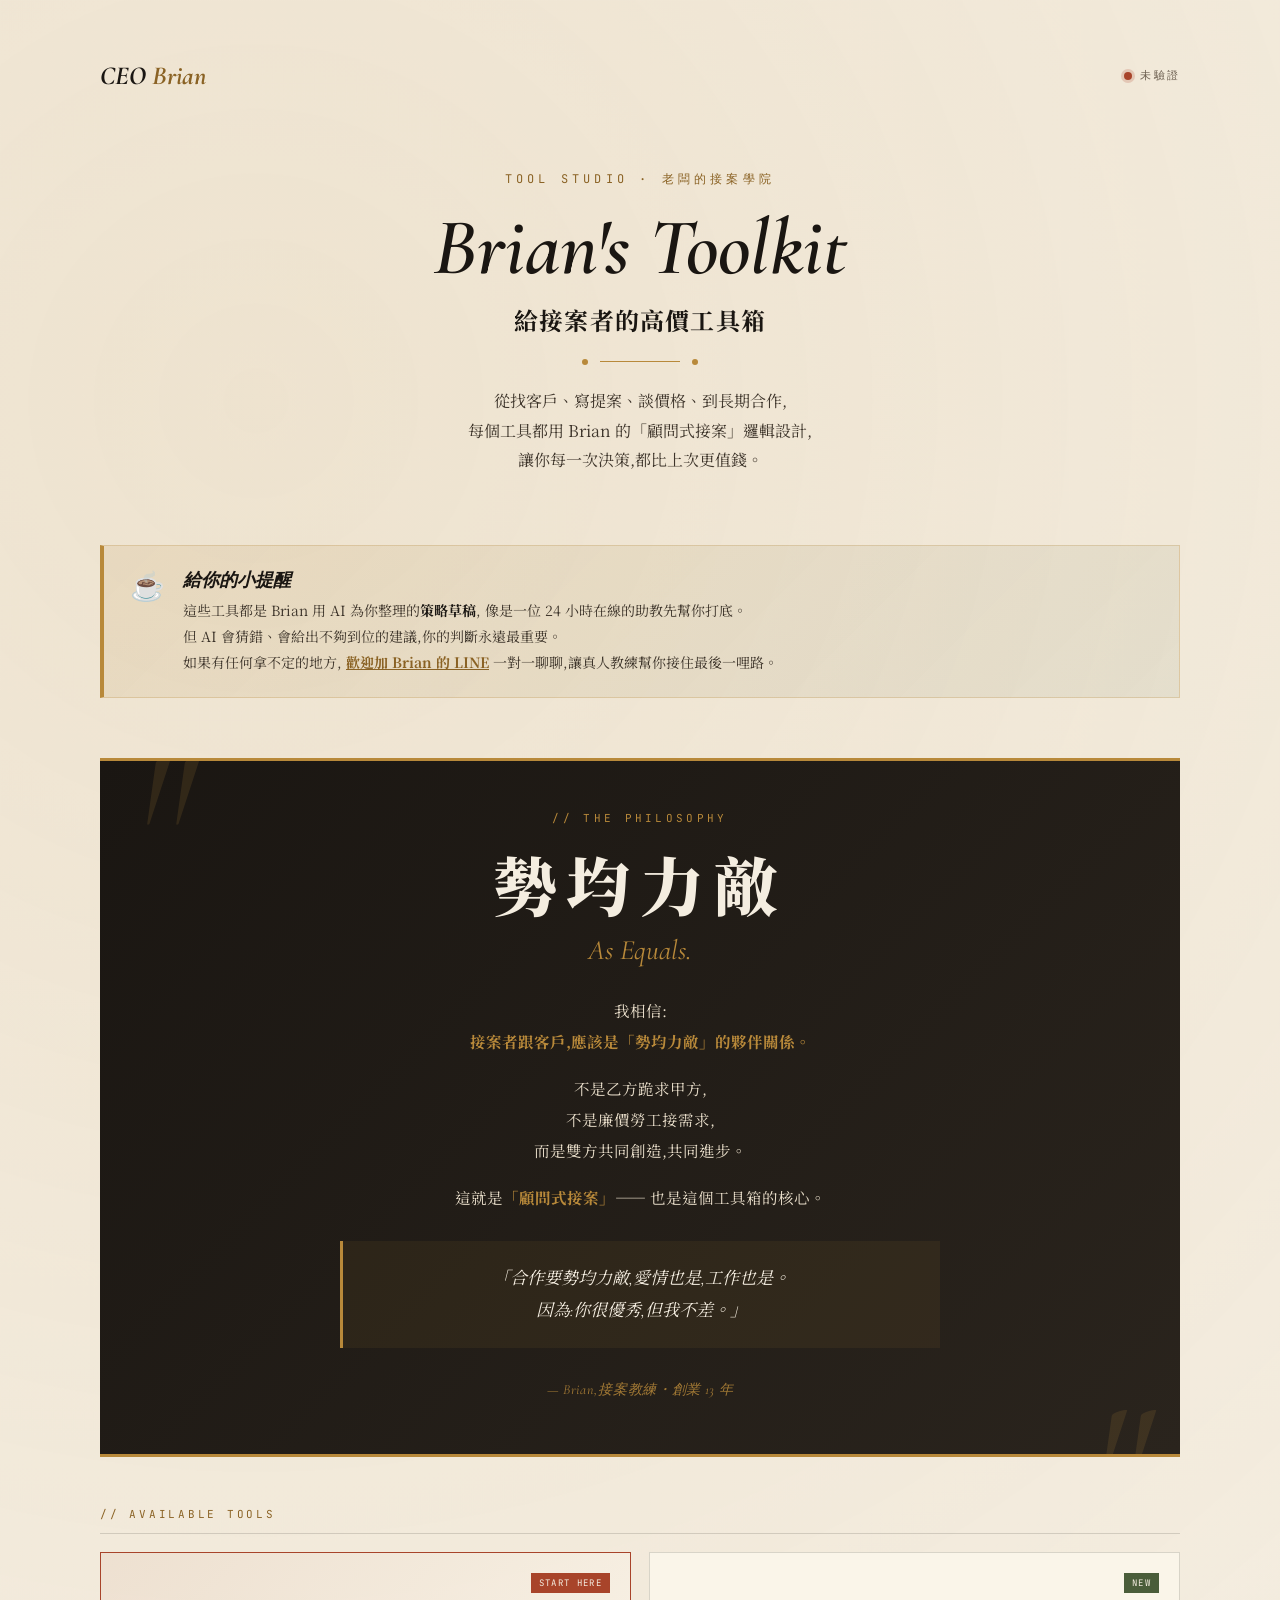
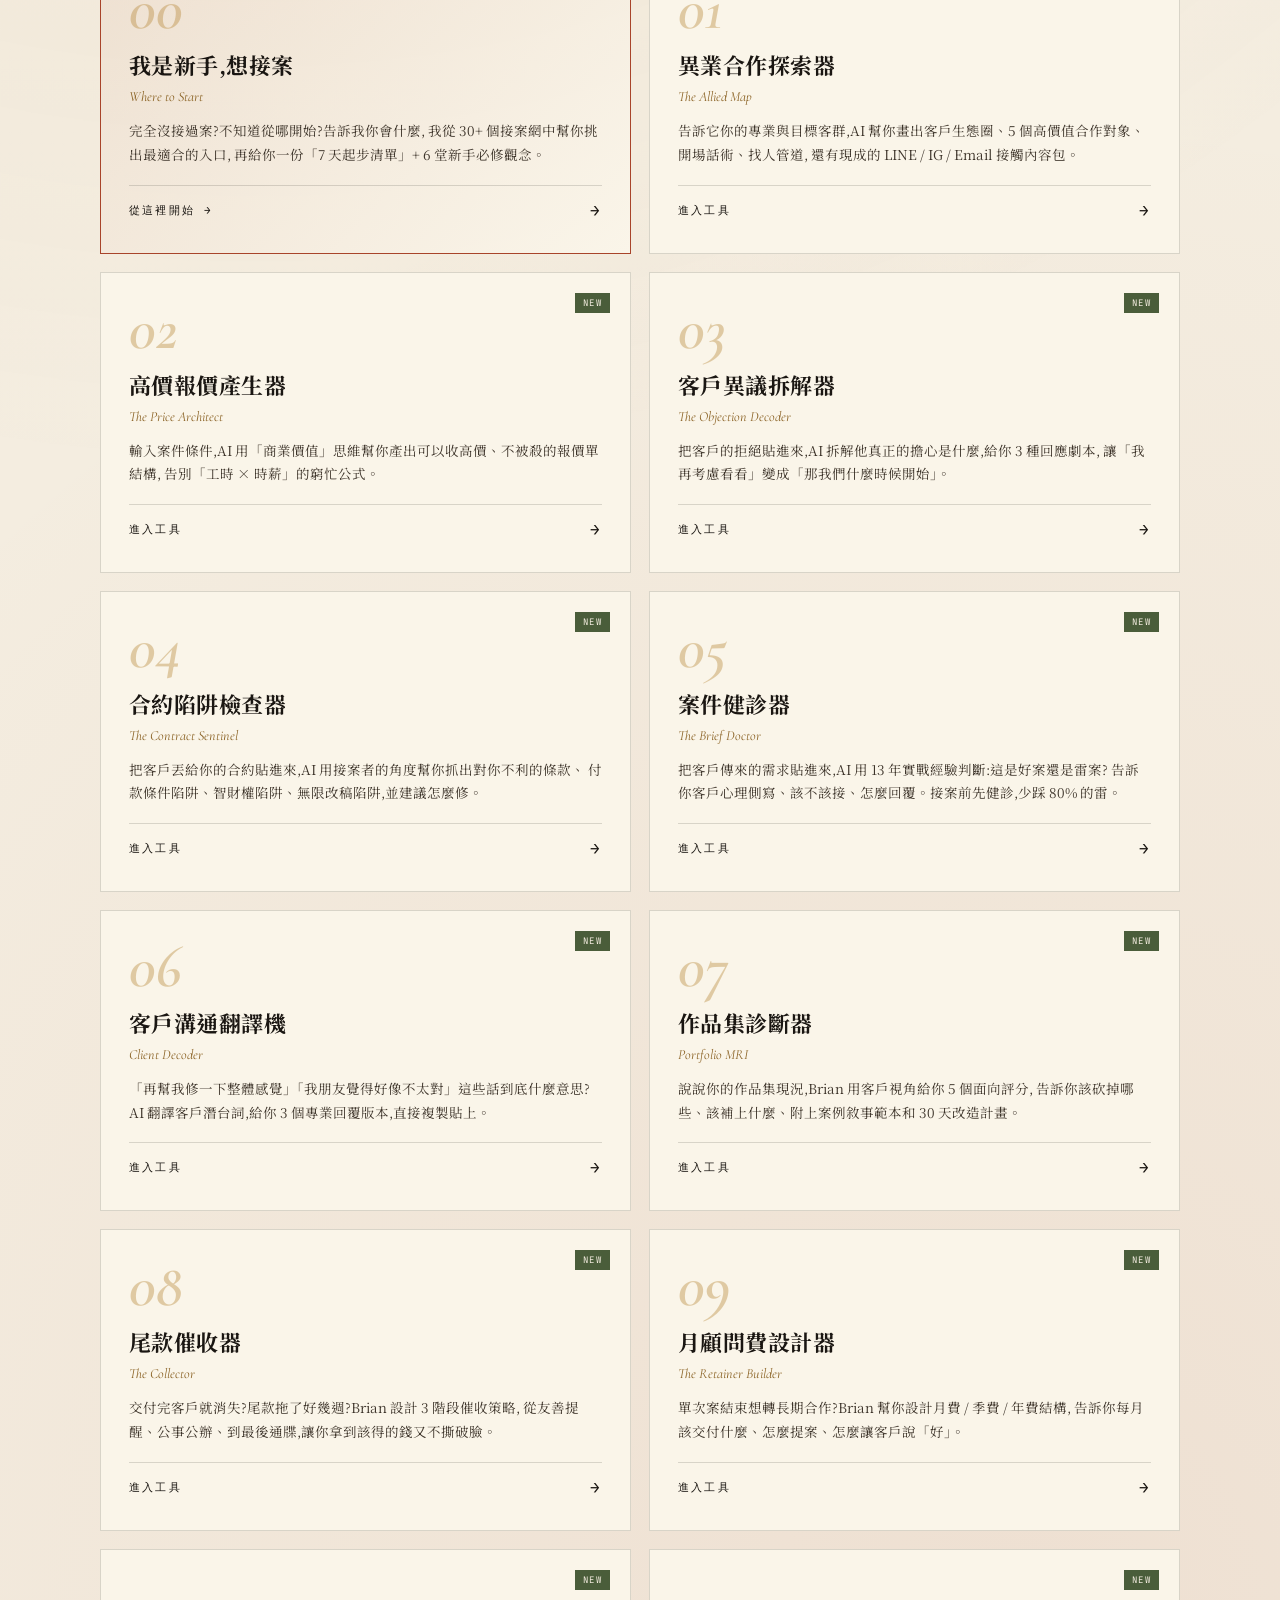
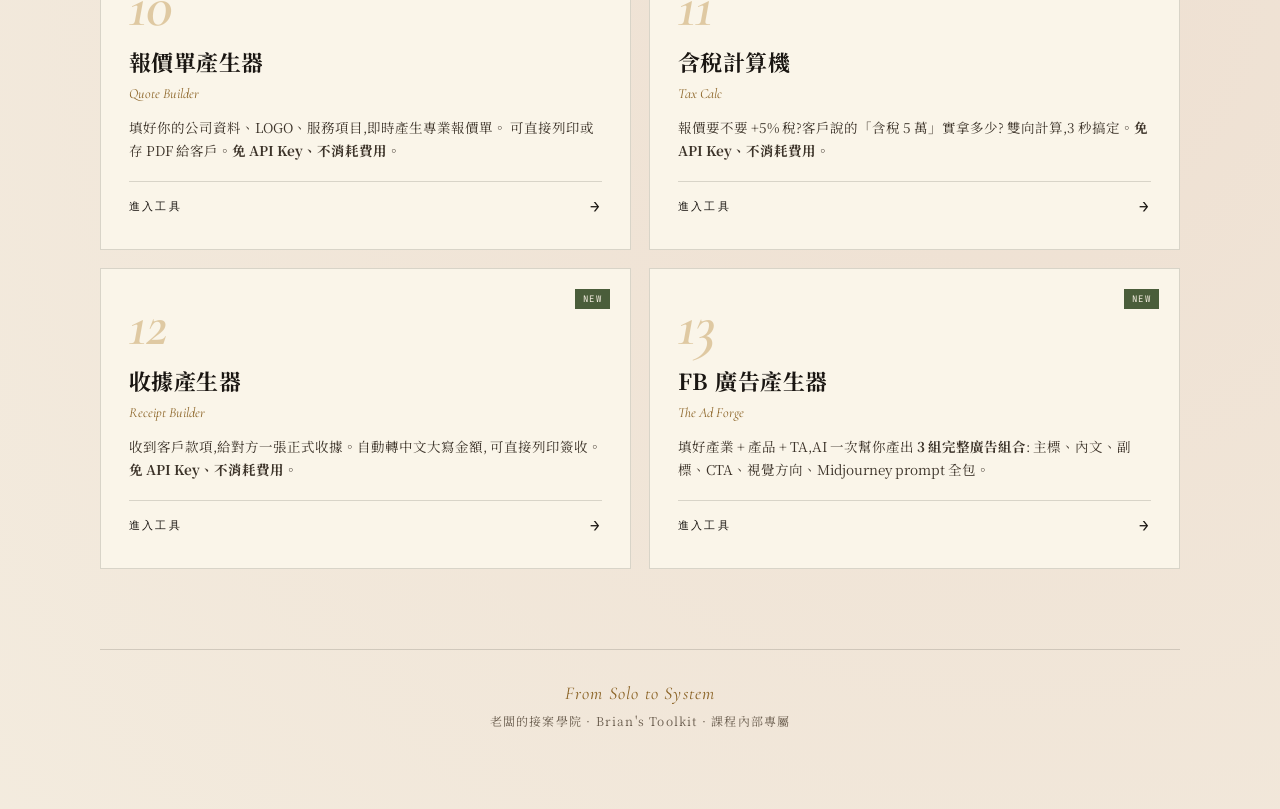
<file: tools/brief.html>
<!DOCTYPE html>
<html lang="zh-Hant">
<head>
<meta charset="UTF-8">
<meta name="viewport" content="width=device-width, initial-scale=1.0">
<meta name="robots" content="noindex, nofollow, noarchive, nosnippet, noimageindex">
<meta name="googlebot" content="noindex, nofollow">
<meta name="bingbot" content="noindex, nofollow">
<title>案件健診器 · 老闆的接案學院</title>
<script src="../js/auth.js"></script>
<script>
  if (!window.BrianAuth.isVerified()) {
    window.location.href = '../index.html';
  }
</script>
<link rel="stylesheet" href="../css/tools.css">
<style>
  .health-banner {
    padding: 24px 28px; margin-bottom: 28px;
    display: flex; align-items: center; gap: 20px;
    border-left: 6px solid;
  }
  .health-banner.green { background: rgba(74, 93, 58, 0.08); border-color: var(--moss); }
  .health-banner.yellow { background: rgba(184, 137, 58, 0.1); border-color: var(--gold); }
  .health-banner.red { background: rgba(168, 68, 42, 0.08); border-color: var(--rust); }

  .health-grade {
    font-family: 'Cormorant Garamond', serif; font-style: italic;
    font-size: 80px; font-weight: 600; line-height: 1; flex-shrink: 0;
  }
  .health-banner.green .health-grade { color: var(--moss); }
  .health-banner.yellow .health-grade { color: var(--gold-deep); }
  .health-banner.red .health-grade { color: var(--rust); }
  .health-info { flex: 1; }
  .health-label {
    font-family: 'JetBrains Mono', monospace; font-size: 11px;
    letter-spacing: 0.25em; margin-bottom: 6px; font-weight: 700;
  }
  .health-banner.green .health-label { color: var(--moss); }
  .health-banner.yellow .health-label { color: var(--gold-deep); }
  .health-banner.red .health-label { color: var(--rust); }
  .health-title { font-size: 22px; font-weight: 700; margin-bottom: 8px; }
  .health-desc { font-size: 14px; color: var(--ink-soft); line-height: 1.7; }

  .signal-grid {
    display: grid; grid-template-columns: 1fr; gap: 12px;
  }
  @media (min-width: 720px) { .signal-grid { grid-template-columns: 1fr 1fr; } }
  .signal-card {
    background: var(--paper-card); border: 1px solid var(--line);
    padding: 16px 18px; border-left: 3px solid;
  }
  .signal-card.danger { border-left-color: var(--rust); }
  .signal-card.warning { border-left-color: var(--gold); }
  .signal-card.good { border-left-color: var(--moss); }
  .signal-head {
    display: flex; align-items: center; gap: 10px; margin-bottom: 8px;
  }
  .signal-icon { font-size: 18px; }
  .signal-title { font-weight: 700; font-size: 14.5px; flex: 1; }
  .signal-desc { font-size: 13px; line-height: 1.7; color: var(--ink-soft); }

  .persona-box {
    background: var(--paper-card); border: 1px solid var(--line);
    padding: 22px 24px; margin-bottom: 22px;
  }
  .persona-tag {
    display: inline-block; background: var(--ink); color: var(--paper);
    padding: 6px 14px; font-family: 'JetBrains Mono', monospace;
    font-size: 11px; letter-spacing: 0.15em; margin-bottom: 14px;
  }
  .persona-traits { display: grid; grid-template-columns: 1fr; gap: 14px; }
  @media (min-width: 600px) { .persona-traits { grid-template-columns: 1fr 1fr; } }
  .persona-trait { display: flex; gap: 10px; }
  .persona-trait-label {
    font-family: 'JetBrains Mono', monospace; font-size: 10px;
    letter-spacing: 0.15em; color: var(--gold-deep);
    margin-bottom: 4px; font-weight: 700;
  }
  .persona-trait-val { font-size: 13.5px; line-height: 1.7; }

  .verdict-box {
    background: var(--ink); color: var(--paper);
    padding: 24px 28px; margin: 24px 0;
    border-left: 4px solid var(--gold);
  }
  .verdict-action {
    font-family: 'Cormorant Garamond', serif; font-style: italic;
    font-size: 28px; font-weight: 600; color: var(--gold); margin-bottom: 10px;
  }
  .verdict-reason { font-size: 14.5px; line-height: 1.85; color: var(--paper-deep); }
</style>
</head>
<body>

<div class="ce-app">

  <div class="ce-modal-overlay" id="ce-key-modal">
    <div class="ce-modal">
      <div class="ce-modal-eyebrow">FIRST-TIME SETUP</div>
      <div class="ce-modal-title">Connect Your Brain</div>
      <div class="ce-modal-cn">第一次使用,請設定你的 AI 大腦</div>
      <div class="ce-modal-body">
        這個工具用 <strong>Anthropic Claude AI</strong> 幫你健診案件。<br/>
        到 <a href="https://console.anthropic.com" target="_blank">console.anthropic.com</a> →
        API Keys → Create Key → 複製貼上 → Billing 充值 5 美金即可。
      </div>
      <input type="password" id="ce-api-key" placeholder="sk-ant-api03-xxxxxxxxxxxxxxxxx" autocomplete="off" />
      <div class="ce-modal-actions">
        <button class="ce-modal-btn primary" id="ce-key-save">儲存並開始</button>
      </div>
      <div class="ce-modal-cost"><strong>費用估算:</strong>每次健診約 NT$1.5。</div>
    </div>
  </div>

  <nav class="ce-nav">
    <a href="../index.html" class="ce-nav-brand" style="text-decoration:none;color:inherit;cursor:pointer;" title="回首頁">
      <div class="ce-nav-mark">老闆的接案學院</div>
      <div class="ce-nav-title" style="opacity:0.85;">案件健診器</div>
    </a>
    <div class="ce-nav-actions">
      <a href="../index.html" class="ce-nav-btn">← 工具列表</a>
      <button class="ce-nav-btn" id="ce-settings-btn">設定 API Key</button>
      <button class="ce-nav-btn" id="ce-new-btn">+ 新健診</button>
    </div>
  </nav>

  <main class="ce-main">
    <div class="ce-container">

      <section class="ce-saved-section" id="ce-saved-section">
        <div class="ce-saved-header">
          <div class="ce-saved-title">My Health Checks</div>
          <div class="ce-saved-count" id="ce-saved-count">0 STORED</div>
        </div>
        <div id="ce-saved-list"></div>
      </section>

      <div id="ce-form-page">
        <header class="ce-header">
          <div class="ce-eyebrow">Spot the Red Flags Before You Bid</div>
          <h1 class="ce-title">The Brief Doctor</h1>
          <div class="ce-title-cn">案件健診器</div>
          <div class="ce-divider"></div>
          <p class="ce-subtitle">
            把客戶傳來的需求 / 案件描述貼進來,<br/>
            AI 用 13 年實戰經驗幫你判斷:這是好案還是雷案?<br/>
            告訴你客戶心理側寫、該不該接、怎麼回覆。
          </p>
        </header>

        <section class="ce-form-card">
          <div class="ce-tool-disclaimer" style="margin-bottom:0;margin-top:0;border-left:none;background:transparent;padding-bottom:18px;border-bottom:1px solid var(--line);margin-bottom:22px;">
            <span class="ce-tool-disclaimer-icon">☕</span>
            <span>AI 只是初步健診,你的直覺仍是最後判斷。執行前歡迎<a href="https://lin.ee/9Ba3XjY" target="_blank">加 Brian 的 LINE</a>聊聊。</span>
          </div>

          <form id="ce-form" class="ce-form-grid">
            <div class="ce-field ce-full">
              <label for="hd-brief">客戶傳來的需求 / 案件描述</label>
              <textarea id="hd-brief" placeholder="把客戶原話貼進來,越完整越好。不要自己整理過,AI 要看原始文字才能判斷對方的溝通模式。&#10;&#10;範例:&#10;『您好,我想做一個 LOGO,希望年輕、簡約、有質感、又能讓人記得住,有看到您的作品很喜歡,想問報價多少?可以先看看您怎麼設計嗎?預算我們再聊。謝謝!』" required style="min-height:160px;"></textarea>
              <div class="ce-helper">原話貼上即可,不用整理。AI 會從用詞、語氣、需求清晰度判斷對方類型</div>
            </div>

            <div class="ce-field">
              <label for="hd-channel">這封訊息來自哪裡</label>
              <select id="hd-channel">
                <option value="referral">朋友/客戶介紹</option>
                <option value="ig">IG 私訊</option>
                <option value="fb">FB 粉專/社團</option>
                <option value="line" selected>LINE 詢問</option>
                <option value="email">Email</option>
                <option value="case-platform">接案平台(104外包/Pro360 等)</option>
                <option value="cold-dm">完全陌生的人主動找</option>
                <option value="other">其他</option>
              </select>
            </div>

            <div class="ce-field">
              <label for="hd-trade">你的接案類型</label>
              <input type="text" id="hd-trade" placeholder="例如:平面設計 / 商業攝影 / 文案 / 影片剪輯..." required />
            </div>

            <div class="ce-field ce-full">
              <label for="hd-context">你已經知道的客戶背景(選填)</label>
              <textarea id="hd-context" placeholder="例如:對方是某餐廳老闆 / 朋友轉介來的 / 對方有自己的公司 / 看 IG 介紹說是學生..."></textarea>
            </div>

            <button type="submit" class="ce-submit" id="ce-submit-btn">
              開始健診這個案件 →
            </button>
          </form>
        </section>
      </div>

      <section class="ce-results" id="ce-results"></section>
      <!-- Brian 金句 + 部落格入口 -->
      <div style="max-width:1100px;margin:60px auto 0;padding:0 24px;">
        
      <div class="ce-brian-quote">
        <div class="ce-brian-quote-eyebrow">★ BRIAN'S WISDOM</div>
        <div class="ce-brian-quote-text">失敗收場,浪費的是時間,<br/>而時間最貴。<br/>學會拒絕,跟學會接案一樣重要。</div>
        <div class="ce-brian-quote-source">— BRIAN ON 接案判斷</div>
      </div>
<div class="ce-blog-bridge-desc">
            這個工具是策略起點,Brian 的部落格是 13 年實戰累積的觀念底氣。<br/>
            91 頁原創文章,從品牌行銷、創業心法、到生活哲學。
          </div>
          <a href="https://www.ceobrian.com/" target="_blank" rel="noopener">前往「做生意就像談戀愛」 →</a>
        </div>

      </div>


      <footer style="text-align:center;margin-top:60px;padding-top:28px;border-top:1px solid var(--line);font-size:12px;color:var(--ink-mute);letter-spacing:0.1em;">
        <div style="font-family:'Cormorant Garamond',serif;font-style:italic;font-size:16px;color:var(--gold-deep);margin-bottom:6px;">From Solo to System</div>
        <div>老闆的接案學院 · 案件健診器</div>
      </footer>
    </div>
  </main>
</div>

<script src="../js/tools-common.js"></script>
<script>
(function() {
  const T = window.BrianTools;
  const storage = T.createStorage('briefs');
  let currentId = null;

  const form = document.getElementById('ce-form');
  const formPage = document.getElementById('ce-form-page');
  const resultsEl = document.getElementById('ce-results');
  const submitBtn = document.getElementById('ce-submit-btn');
  const savedListEl = document.getElementById('ce-saved-list');
  const savedCountEl = document.getElementById('ce-saved-count');

  T.setupApiKeyModal('ce-key-modal', 'ce-api-key', 'ce-key-save');
  document.getElementById('ce-settings-btn').addEventListener('click', () => {
    document.getElementById('ce-api-key').value = T.getApiKey();
    document.getElementById('ce-key-modal').classList.add('show');
  });
  document.getElementById('ce-new-btn').addEventListener('click', () => {
    showFormPage(); form.reset(); currentId = null;
  });

  function showFormPage() {
    formPage.classList.remove('ce-hidden');
    resultsEl.innerHTML = '';
    window.scrollTo({ top: 0, behavior: 'smooth' });
  }
  function hideFormPage() { formPage.classList.add('ce-hidden'); }

  loadSavedList();
  if (!T.getApiKey()) document.getElementById('ce-key-modal').classList.add('show');

  function loadSavedList() {
    const records = storage.list();
    savedCountEl.textContent = `${records.length} STORED`;
    if (records.length === 0) {
      savedListEl.innerHTML = `<div class="ce-empty-state">尚未儲存任何健診紀錄。</div>`;
      return;
    }
    savedListEl.innerHTML = `
      <div class="ce-saved-grid">
        ${records.map(r => {
          const gradeColor = r.data.grade === 'A' ? 'var(--moss)' :
                            (r.data.grade === 'C' || r.data.grade === 'D' ? 'var(--rust)' : 'var(--gold-deep)');
          return `
            <div class="ce-saved-card" data-id="${r.id}">
              <button class="ce-saved-del" data-del="${r.id}">✕</button>
              <div class="ce-saved-trade"><span style="color:${gradeColor};font-size:18px;font-weight:700;">${T.escapeHtml(r.data.grade || '?')}</span> · ${T.escapeHtml(r.input.trade)}</div>
              <div class="ce-saved-target">"${T.escapeHtml(r.input.brief.substring(0, 50))}..."</div>
              <div class="ce-saved-meta">${T.formatDate(r.createdAt)}</div>
            </div>
          `;
        }).join('')}
      </div>
    `;
    savedListEl.querySelectorAll('.ce-saved-card').forEach(card => {
      card.addEventListener('click', (e) => {
        if (e.target.closest('.ce-saved-del')) return;
        const r = storage.load(card.dataset.id);
        if (r) { currentId = r.id; hideFormPage(); renderResults(r); }
      });
    });
    savedListEl.querySelectorAll('[data-del]').forEach(btn => {
      btn.addEventListener('click', (e) => {
        e.stopPropagation();
        if (confirm('確定刪除?')) {
          storage.delete(btn.dataset.del);
          loadSavedList();
          if (currentId === btn.dataset.del) { showFormPage(); currentId = null; }
        }
      });
    });
  }

  form.addEventListener('submit', async (e) => {
    e.preventDefault();
    if (!T.getApiKey()) { document.getElementById('ce-key-modal').classList.add('show'); return; }

    const input = {
      brief: document.getElementById('hd-brief').value.trim(),
      channel: document.getElementById('hd-channel').value,
      trade: document.getElementById('hd-trade').value.trim(),
      context: document.getElementById('hd-context').value.trim()
    };
    if (!input.brief || !input.trade) return;

    submitBtn.disabled = true;
    submitBtn.textContent = '正在健診...';
    resultsEl.innerHTML = `
      <div class="ce-loading">
        <div class="ce-loading-text">Brian 正在從用詞、語氣、需求結構解讀對方...</div>
        <div class="ce-loading-bar"></div>
      </div>
    `;

    try {
      const data = await diagnose(input);
      const id = 'hd_' + Date.now();
      const record = { id, input, data, createdAt: Date.now() };
      storage.save(id, record);
      currentId = id;
      renderResults(record);
      loadSavedList();
    } catch (err) {
      console.error(err);
      resultsEl.innerHTML = `<div class="ce-error">產生失敗:${T.escapeHtml(err.message)}</div>`;
    } finally {
      submitBtn.disabled = false;
      submitBtn.textContent = '開始健診這個案件 →';
    }
  });

  async function diagnose(input) {
    const channelLabels = {
      'referral': '朋友/客戶介紹', 'ig': 'IG 私訊', 'fb': 'FB 粉專/社團',
      'line': 'LINE 詢問', 'email': 'Email', 'case-platform': '接案平台',
      'cold-dm': '陌生人主動', 'other': '其他'
    };

    const prompt = `你是 Brian(老闆的接案學院創辦人),13 年實戰經驗,看過數千個案件詢問。

你要從接案者的角度,健診一個剛收到的詢問,判斷這是好案還是雷案。

【接案者背景】
- 接案類型:${input.trade}
- 訊息來自:${channelLabels[input.channel]}
- 已知客戶背景:${input.context || '(未填)'}

【客戶訊息原話】
${input.brief}

【輸出 JSON,只回 JSON,不要 markdown code fence】

{
  "grade": "A / B / C / D",
  "grade_label": "對應的形容(A=黃金案件 / B=正常案件 / C=要小心的案件 / D=雷案,建議拒絕)",
  "grade_reason": "為什麼給這個評級(80-150 字)",

  "brian_note": "用 Brian 口吻寫一段 100-150 字的「教練筆記」,告訴接案者:這個詢問最該注意的訊號是什麼、你的直覺應該是什麼。要直接、有溫度。",

  "danger_signals": [
    {
      "title": "雷案訊號的標題(短)",
      "evidence": "從原文中引用的證據(不要編造,要用對方真的講過的話)",
      "explanation": "這個訊號代表什麼(50-100 字)"
    }
  ],

  "good_signals": [
    {
      "title": "好案訊號的標題(短)",
      "evidence": "原文證據",
      "explanation": "為什麼這是好訊號"
    }
  ],

  "client_persona": {
    "type": "客戶類型標籤(例如:急著做型 / 殺價型 / 龜毛完美型 / 比稿派 / 觀望派 / 專業派)",
    "decision_style": "決策風格描述",
    "communication_style": "溝通風格(明快 / 模糊 / 客套 / 直接)",
    "money_attitude": "對金錢的態度(預算意識強 / 看重 CP / 重視價值不在乎價格 / 模糊不講)",
    "likely_objection": "他最可能的拒絕點(例如:價格、時程、改稿次數)"
  },

  "verdict": {
    "action": "建議行動(用一個短句,例如:接、謹慎接、深入了解再決定、婉拒)",
    "reason": "為什麼建議這個行動(80-120 字)"
  },

  "first_response": {
    "strategy": "第一次回覆的策略(例如:先問問題不報價 / 直接報區間 / 邀約見面)",
    "message": "可以直接複製去回對方的訊息(150-250 字,口語、有 Brian 風格、不油不業務)"
  }
}

【評級標準】
- A 黃金案件:需求清楚、預算明確或合理範圍、客戶懂行業、溝通專業、有合作誠意
- B 正常案件:需求清楚但有 1-2 個小疑慮(例如預算未提但其他都好)
- C 要小心:有 2-3 個雷案訊號(預算面議、需求模糊、強調便宜、急、要看草稿)
- D 雷案:有 4 個以上紅旗訊號,或出現「先做我看看」「不滿意不付」「給我一點折扣」這類典型剝削語言

【典型雷案訊號(供參考)】
- 預算永遠不講、用「再聊」「看看」帶過
- 需求極度模糊(「就那種感覺」「年輕一點」「跟 XX 那種風格差不多」)
- 強調「應該不難吧」、「對你來說很簡單對吧」
- 要求免費草稿/試做
- 一次想做超多但只想付一個價格
- 強調自己是學生/小公司沒預算
- 急(明天、本週、最好今天)
- 「看你能不能配合一下」這種隱性議價
- 用「我朋友的設計師只要 XX 元」做比較

【typical good 訊號】
- 主動講預算或預算範圍
- 描述清楚使用情境、目標客群
- 提到時程是合理的(2 週以上)
- 明確說做這個案的「目的」而不只是「要什麼」
- 主動問報價包含什麼、不包含什麼
- 願意付訂金不拗

要求:
- danger_signals 和 good_signals 各給 0-5 個,有就寫沒有不要硬湊
- evidence 必須是對方原文裡真的有的字句,不要編造
- first_response.message 要寫得像 Brian 風格——專業、有溫度、不油、會反問釐清需求,不要急著報價
- 全部繁體中文,台灣口吻`;

    return await T.callClaude(prompt, { parseJson: true, maxTokens: 5000 });
  }

  function renderResults(record) {
    hideFormPage();
    const d = record.data;
    const gradeClass = d.grade === 'A' ? 'green' : (d.grade === 'B' ? 'yellow' : 'red');
    const gradeLabel = d.grade === 'A' ? 'GOLDEN' : (d.grade === 'B' ? 'NORMAL' : (d.grade === 'C' ? 'CAUTION' : 'AVOID'));

    let html = `
      <div class="ce-result-toolbar">
        <div class="ce-result-info"><strong>${T.escapeHtml(record.input.trade)}</strong> · 案件健診結果</div>
        <div class="ce-result-actions">
          <button class="ce-action-btn" id="ce-print-btn">列印 / 存 PDF</button>
          <button class="ce-action-btn" id="ce-back-btn">+ 新健診</button>
        </div>
      </div>

      <div class="health-banner ${gradeClass}">
        <div class="health-grade">${T.escapeHtml(d.grade || '?')}</div>
        <div class="health-info">
          <div class="health-label">${gradeLabel} · 案件評級</div>
          <div class="health-title">${T.escapeHtml(d.grade_label || '')}</div>
          <div class="health-desc">${T.escapeHtml(d.grade_reason || '')}</div>
        </div>
      </div>

      ${d.brian_note ? `
        <div class="ce-brian-note">
          <div class="ce-brian-note-label">教練筆記 · BRIAN'S NOTE</div>
          <div class="ce-brian-note-body">${T.escapeHtml(d.brian_note)}</div>
        </div>
      ` : ''}

      ${(d.danger_signals && d.danger_signals.length) ? `
        <div class="ce-result-section">
          <div class="ce-section-title">Danger Signals</div>
          <div class="ce-section-cn">⚠ 雷案訊號 (${d.danger_signals.length})</div>
          <div class="signal-grid">
            ${d.danger_signals.map(s => `
              <div class="signal-card danger">
                <div class="signal-head"><span class="signal-icon">⚠</span><div class="signal-title">${T.escapeHtml(s.title || '')}</div></div>
                <div style="font-size:13px;font-style:italic;color:var(--ink-mute);margin-bottom:8px;padding:8px 10px;background:var(--paper);border-left:2px solid var(--rust);">"${T.escapeHtml(s.evidence || '')}"</div>
                <div class="signal-desc">${T.escapeHtml(s.explanation || '')}</div>
              </div>
            `).join('')}
          </div>
        </div>
      ` : ''}

      ${(d.good_signals && d.good_signals.length) ? `
        <div class="ce-result-section">
          <div class="ce-section-title">Good Signals</div>
          <div class="ce-section-cn">✓ 好案訊號 (${d.good_signals.length})</div>
          <div class="signal-grid">
            ${d.good_signals.map(s => `
              <div class="signal-card good">
                <div class="signal-head"><span class="signal-icon" style="color:var(--moss);">✓</span><div class="signal-title">${T.escapeHtml(s.title || '')}</div></div>
                <div style="font-size:13px;font-style:italic;color:var(--ink-mute);margin-bottom:8px;padding:8px 10px;background:var(--paper);border-left:2px solid var(--moss);">"${T.escapeHtml(s.evidence || '')}"</div>
                <div class="signal-desc">${T.escapeHtml(s.explanation || '')}</div>
              </div>
            `).join('')}
          </div>
        </div>
      ` : ''}

      ${d.client_persona ? `
        <div class="ce-result-section">
          <div class="ce-section-title">Client Persona</div>
          <div class="ce-section-cn">客戶心理側寫</div>
          <div class="persona-box">
            <div class="persona-tag">${T.escapeHtml(d.client_persona.type || '')}</div>
            <div class="persona-traits">
              <div class="persona-trait"><div><div class="persona-trait-label">決策風格</div><div class="persona-trait-val">${T.escapeHtml(d.client_persona.decision_style || '')}</div></div></div>
              <div class="persona-trait"><div><div class="persona-trait-label">溝通風格</div><div class="persona-trait-val">${T.escapeHtml(d.client_persona.communication_style || '')}</div></div></div>
              <div class="persona-trait"><div><div class="persona-trait-label">金錢態度</div><div class="persona-trait-val">${T.escapeHtml(d.client_persona.money_attitude || '')}</div></div></div>
              <div class="persona-trait"><div><div class="persona-trait-label">最可能拒絕點</div><div class="persona-trait-val">${T.escapeHtml(d.client_persona.likely_objection || '')}</div></div></div>
            </div>
          </div>
        </div>
      ` : ''}

      ${d.verdict ? `
        <div class="verdict-box">
          <div class="verdict-action">→ ${T.escapeHtml(d.verdict.action || '')}</div>
          <div class="verdict-reason">${T.escapeHtml(d.verdict.reason || '')}</div>
        </div>
      ` : ''}

      ${d.first_response ? `
        <div class="ce-result-section">
          <div class="ce-section-title">First Response</div>
          <div class="ce-section-cn">第一次回覆建議</div>
          <div class="ce-block">
            <div class="ce-block-header"><div class="ce-block-title">回覆策略</div></div>
            <div class="ce-block-body">
              <div style="font-size:14px;color:var(--ink-soft);margin-bottom:14px;line-height:1.85;">
                💡 ${T.escapeHtml(d.first_response.strategy || '')}
              </div>
              <div class="ce-quote-box" style="font-style:normal;">${T.escapeHtml(d.first_response.message || '')}</div>
              <button class="ce-copy-btn" data-copy="${T.escapeHtml(d.first_response.message || '')}">複製訊息</button>
            </div>
          </div>
        </div>
      ` : ''}

      <div class="ce-result-section">
        <div class="ce-block">
          <div class="ce-block-header"><div class="ce-block-title">進階深挖</div></div>
          <div class="ce-block-body">
            <div class="ce-deep-buttons">
              <button class="ce-deep-btn btn-primary" data-action="ask-questions">📋 給我 5 個該問對方的關鍵問題</button>
              <button class="ce-deep-btn btn-rust" data-action="reject-script">✗ 想婉拒,寫一段保留情面的話</button>
              <button class="ce-deep-btn" data-action="quote-strategy">如果決定要報價,該報多少</button>
              <button class="ce-deep-btn" data-action="meet-prep">如果要約見面,事前該準備什麼</button>
              <a href="https://lin.ee/9Ba3XjY" target="_blank" rel="noopener" class="ce-deep-btn ce-deep-line-btn">💬 加 Brian 的 LINE 一對一聊</a>
            </div>
            <div class="ce-deep-result" id="ce-deep-result"></div>
          </div>
        </div>
      </div>
    `;

    resultsEl.innerHTML = html;
    bindResultEvents(record);
    window.scrollTo({ top: 0, behavior: 'smooth' });
  }

  function bindResultEvents(record) {
    document.getElementById('ce-print-btn').addEventListener('click', () => window.print());
    document.getElementById('ce-back-btn').addEventListener('click', () => {
      showFormPage(); currentId = null; form.reset();
    });
    document.querySelectorAll('.ce-copy-btn').forEach(btn => {
      btn.addEventListener('click', () => {
        navigator.clipboard?.writeText(btn.dataset.copy).then(() => {
          const orig = btn.textContent;
          btn.textContent = '✓ 已複製';
          btn.classList.add('copied');
          setTimeout(() => { btn.textContent = orig; btn.classList.remove('copied'); }, 1800);
        });
      });
    });
    document.querySelectorAll('.ce-deep-btn[data-action]').forEach(btn => {
      btn.addEventListener('click', async () => {
        const action = btn.dataset.action;
        const resultEl = document.getElementById('ce-deep-result');
        btn.disabled = true; const orig = btn.textContent;
        btn.textContent = '思考中...';
        resultEl.classList.add('show');
        resultEl.textContent = 'Brian 正在分析...';
        try {
          resultEl.textContent = await deepDive(record, action);
        } catch (err) {
          resultEl.textContent = '產生失敗:' + err.message;
        } finally {
          btn.disabled = false; btn.textContent = orig;
        }
      });
    });
  }

  async function deepDive(record, action) {
    const prompts = {
      'ask-questions': `對方傳的訊息有不少模糊地方,請列出 5 個該問對方的關鍵問題,目的是釐清:
1. 真實預算範圍
2. 真實時程
3. 對方真正的目的(不是表面的需求)
4. 過去有沒有類似合作經驗
5. 決策者是誰

每個問題要寫:
- 問題本身(口語、不會嚇到對方)
- 為什麼要問這個(背後策略)
- 對方答案會告訴你什麼

用條列格式呈現。`,

      'reject-script': `學員決定婉拒這個案件,但想保留未來的可能。
請寫一段婉拒訊息(150-200 字),要求:
- 不指責對方
- 給一個合理的理由(不要說「我太貴你出不起」)
- 留一個門讓對方未來可以找你
- 像專業顧問,不像在生氣
- 結尾可以順便推薦一個方向(例如:這類預算可能適合 OO 平台或 OO 服務)

直接寫出可複製的訊息,不要前言。`,

      'quote-strategy': `如果學員決定要報價,請設計報價策略:

1. 該怎麼開報價(直接報數字 vs 報區間 vs 先問需求)
2. 建議的報價結構(三段式 vs 單一價)
3. 該包含什麼、該明確排除什麼
4. 預想對方的議價,該怎麼回
5. 最低底線該設多少(避免做白工)

具體寫,不要寫「視情況而定」這種廢話。`,

      'meet-prep': `如果學員決定要約見面,請準備:

1. 約會議的訊息怎麼寫(60 字內)
2. 開會地點建議(對方公司 vs 咖啡廳 vs 線上,各情境的優缺點)
3. 會前該準備的 3 樣東西
4. 開場 60 秒該講什麼(降低對方戒心)
5. 中場該問哪些問題(深挖真實需求)
6. 收尾該怎麼明確下一步(不要散場後沒下文)`
    };

    const prompt = `你是 Brian。
案件背景:
- 接案類型:${record.input.trade}
- 案件評級:${record.data.grade} (${record.data.grade_label})
- 客戶類型:${record.data.client_persona?.type || '未知'}
- 客戶原話:${record.input.brief}

任務:${prompts[action]}

繁體中文,台灣口吻,直接輸出內容。`;

    return await T.callClaude(prompt, { maxTokens: 3000 });
  }
})();
</script>
</body>
</html>
</file>
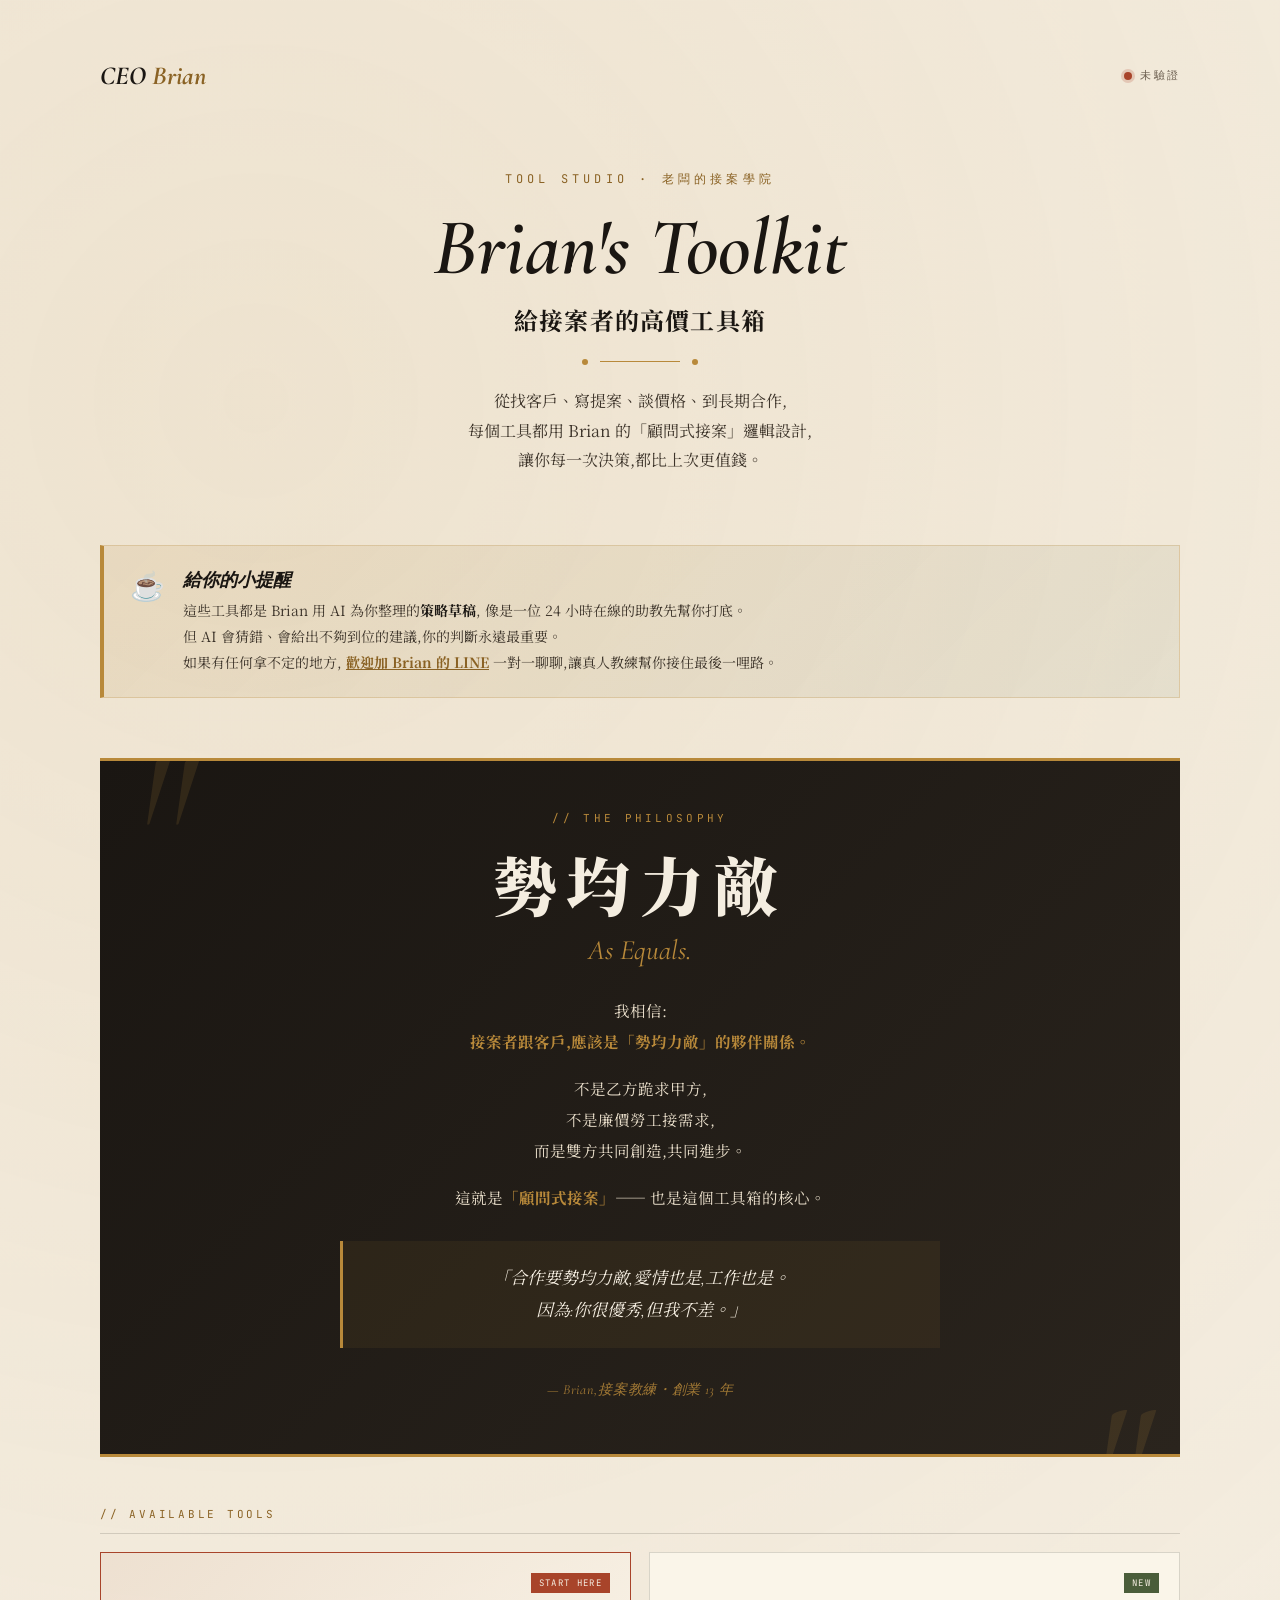
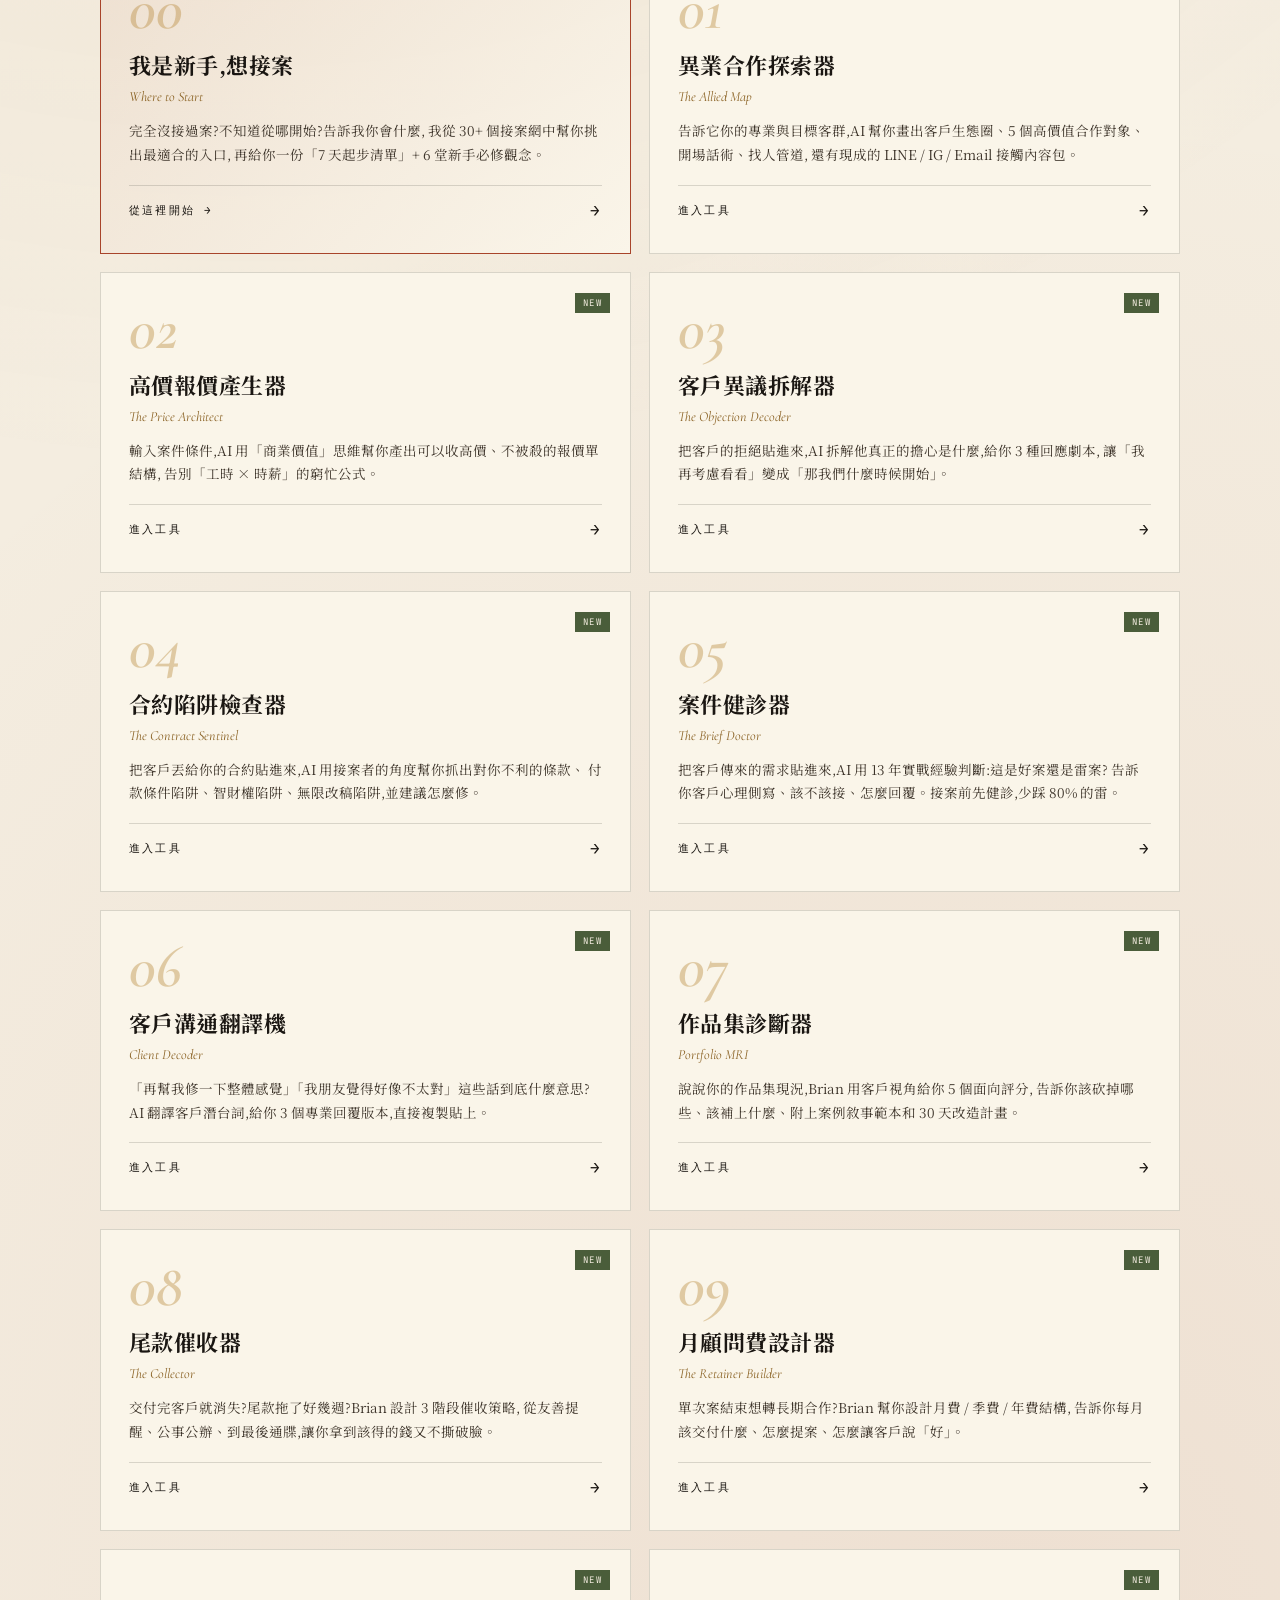
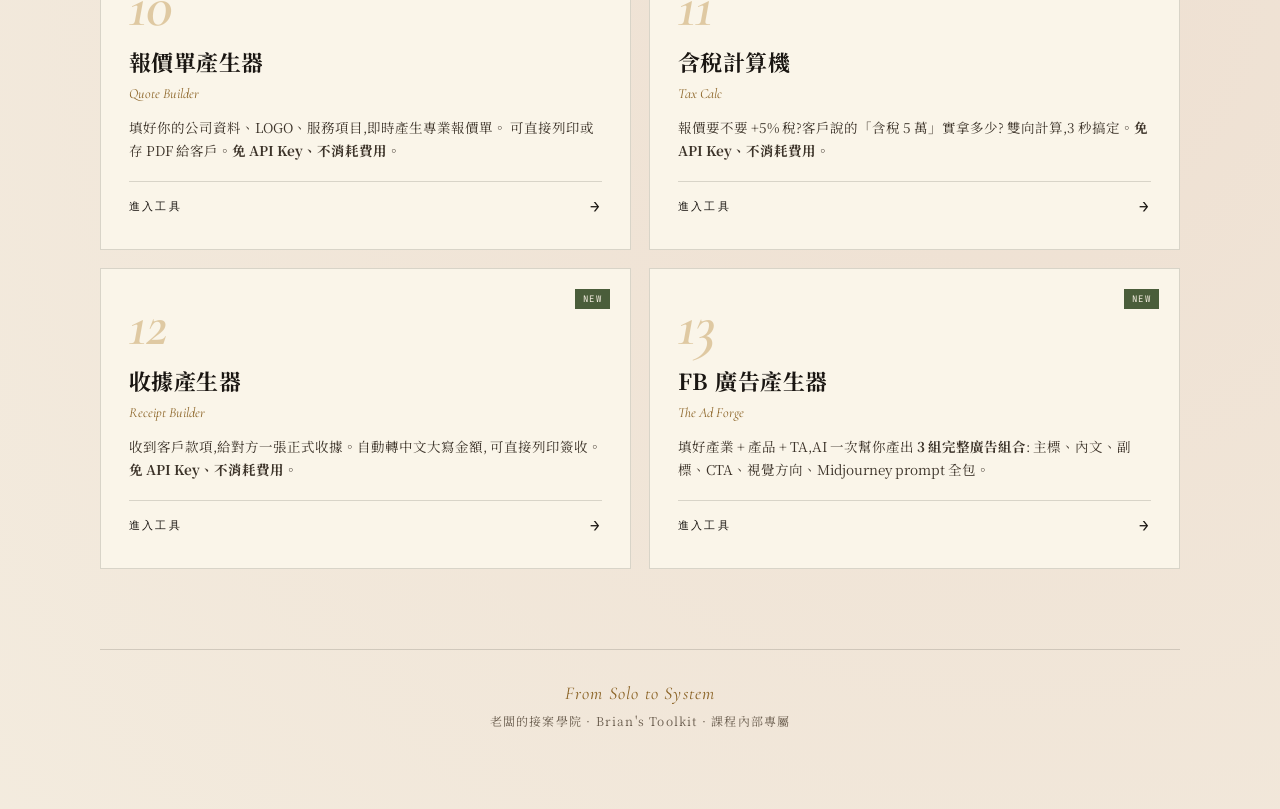
<file: tools/collab.html>
<!DOCTYPE html>
<html lang="zh-Hant">
<head>
<meta charset="UTF-8">
<meta name="viewport" content="width=device-width, initial-scale=1.0">
<meta name="robots" content="noindex, nofollow, noarchive, nosnippet, noimageindex">
<meta name="googlebot" content="noindex, nofollow">
<meta name="bingbot" content="noindex, nofollow">
<title>異業合作探索器 · 老闆的接案學院</title>
<script src="../js/auth.js"></script>
<script>
  // 驗證守門:沒驗證直接跳回首頁
  if (!window.BrianAuth.isVerified()) {
    window.location.href = '../index.html';
  }
</script>
<style>
  @import url('https://fonts.googleapis.com/css2?family=Noto+Serif+TC:wght@400;500;700;900&family=Cormorant+Garamond:ital,wght@0,400;0,600;0,700;1,400;1,600&family=JetBrains+Mono:wght@400;500;700&display=swap');

  :root {
    --ink: #1a1612;
    --ink-soft: #3d342a;
    --ink-mute: #6b5e4f;
    --paper: #f4ede0;
    --paper-deep: #ebe0cc;
    --paper-card: #faf5e9;
    --gold: #b8893a;
    --gold-deep: #8a6224;
    --rust: #a8442a;
    --moss: #4a5d3a;
    --line: rgba(26, 22, 18, 0.15);
  }

  * { box-sizing: border-box; margin: 0; padding: 0; }
  body { background: var(--paper); font-family: 'Noto Serif TC', serif; color: var(--ink); }

  .ce-app {
    min-height: 100vh;
    background-image:
      radial-gradient(circle at 20% 10%, rgba(184, 137, 58, 0.08) 0%, transparent 40%),
      radial-gradient(circle at 80% 80%, rgba(168, 68, 42, 0.06) 0%, transparent 40%);
  }

  /* === Nav === */
  .ce-nav {
    background: var(--ink); color: var(--paper); padding: 14px 28px;
    display: flex; justify-content: space-between; align-items: center;
    flex-wrap: wrap; gap: 16px; border-bottom: 3px solid var(--gold);
  }
  .ce-nav-brand { display: flex; align-items: baseline; gap: 12px; }
  .ce-nav-mark {
    font-family: 'Cormorant Garamond', serif; font-style: italic;
    font-size: 22px; color: var(--gold); font-weight: 600;
  }
  .ce-nav-title { font-size: 13px; letter-spacing: 0.15em; }
  .ce-nav-actions { display: flex; gap: 8px; }
  .ce-nav-btn {
    background: transparent; border: 1px solid var(--paper); color: var(--paper);
    padding: 8px 14px; font-family: 'JetBrains Mono', monospace;
    font-size: 11px; letter-spacing: 0.1em; cursor: pointer; transition: all 0.2s;
  }
  .ce-nav-btn:hover { background: var(--gold); color: var(--ink); border-color: var(--gold); }

  .ce-main { padding: 40px 24px 80px; }
  .ce-container { max-width: 1100px; margin: 0 auto; }

  /* === API Key 設定 Modal === */
  .ce-modal-overlay {
    position: fixed; inset: 0;
    background: rgba(26, 22, 18, 0.85);
    backdrop-filter: blur(4px);
    display: none; align-items: center; justify-content: center;
    z-index: 1000; padding: 20px;
  }
  .ce-modal-overlay.show { display: flex; }
  .ce-modal {
    background: var(--paper);
    border: 3px solid var(--gold);
    max-width: 540px; width: 100%;
    padding: 36px;
    position: relative;
    max-height: 90vh; overflow-y: auto;
  }
  .ce-modal-eyebrow {
    font-family: 'JetBrains Mono', monospace; font-size: 11px;
    letter-spacing: 0.25em; color: var(--gold-deep); margin-bottom: 12px;
  }
  .ce-modal-title {
    font-family: 'Cormorant Garamond', serif; font-style: italic;
    font-size: 30px; font-weight: 600; margin-bottom: 8px;
  }
  .ce-modal-cn { font-size: 16px; font-weight: 700; margin-bottom: 18px; }
  .ce-modal-body { font-size: 14.5px; line-height: 1.85; color: var(--ink-soft); margin-bottom: 22px; }
  .ce-modal-body strong { color: var(--ink); }
  .ce-modal-body a { color: var(--gold-deep); text-decoration: underline; }
  .ce-modal input {
    width: 100%; padding: 14px; background: white;
    border: 1px solid var(--line); font-family: 'JetBrains Mono', monospace;
    font-size: 13px; margin-bottom: 14px;
  }
  .ce-modal input:focus { outline: none; border-color: var(--gold); }
  .ce-modal-actions { display: flex; gap: 10px; }
  .ce-modal-btn {
    flex: 1; padding: 14px; border: none; cursor: pointer;
    font-family: 'Noto Serif TC', serif; font-size: 14px; font-weight: 700;
    letter-spacing: 0.1em; transition: all 0.2s;
  }
  .ce-modal-btn.primary { background: var(--ink); color: var(--paper); }
  .ce-modal-btn.primary:hover { background: var(--gold-deep); }
  .ce-modal-btn.secondary { background: transparent; color: var(--ink); border: 1px solid var(--ink); }
  .ce-modal-cost {
    margin-top: 18px; padding: 12px 14px;
    background: rgba(184, 137, 58, 0.08); border-left: 3px solid var(--gold);
    font-size: 13px; color: var(--ink-soft); line-height: 1.6;
  }

  /* === 已存地圖 === */
  .ce-saved-section { margin-bottom: 40px; }
  .ce-saved-header {
    display: flex; justify-content: space-between; align-items: baseline;
    margin-bottom: 16px; padding-bottom: 12px; border-bottom: 1px solid var(--line);
  }
  .ce-saved-title { font-family: 'Cormorant Garamond', serif; font-size: 22px; font-style: italic; }
  .ce-saved-count { font-family: 'JetBrains Mono', monospace; font-size: 11px; color: var(--ink-mute); letter-spacing: 0.15em; }
  .ce-saved-grid { display: grid; grid-template-columns: repeat(auto-fill, minmax(260px, 1fr)); gap: 12px; }
  .ce-saved-card {
    background: var(--paper-card); border: 1px solid var(--line); padding: 16px 18px;
    cursor: pointer; transition: all 0.2s; position: relative;
  }
  .ce-saved-card:hover { border-color: var(--gold); transform: translateY(-2px); box-shadow: 0 6px 16px rgba(0,0,0,0.06); }
  .ce-saved-trade { font-size: 15px; font-weight: 700; margin-bottom: 4px; }
  .ce-saved-target { font-size: 12.5px; color: var(--ink-mute); margin-bottom: 8px; line-height: 1.5; }
  .ce-saved-meta { font-family: 'JetBrains Mono', monospace; font-size: 10px; color: var(--gold-deep); letter-spacing: 0.05em; text-transform: uppercase; }
  .ce-saved-del {
    position: absolute; top: 8px; right: 8px; background: transparent; border: none;
    color: var(--ink-mute); cursor: pointer; font-size: 14px; padding: 4px 6px;
    opacity: 0; transition: opacity 0.2s;
  }
  .ce-saved-card:hover .ce-saved-del { opacity: 1; }
  .ce-saved-del:hover { color: var(--rust); }
  .ce-empty-state { text-align: center; padding: 24px; color: var(--ink-mute); font-size: 13px; font-style: italic; border: 1px dashed var(--line); }

  /* === 表單 === */
  .ce-header { text-align: center; margin-bottom: 40px; }
  .ce-eyebrow { font-family: 'JetBrains Mono', monospace; font-size: 11px; letter-spacing: 0.3em; color: var(--gold-deep); text-transform: uppercase; margin-bottom: 14px; }
  .ce-title { font-family: 'Cormorant Garamond', 'Noto Serif TC', serif; font-size: clamp(38px, 5.5vw, 60px); font-weight: 600; font-style: italic; line-height: 1.05; margin-bottom: 10px; }
  .ce-title-cn { font-size: clamp(20px, 2.5vw, 26px); font-weight: 700; letter-spacing: 0.05em; }
  .ce-subtitle { font-size: 14.5px; color: var(--ink-soft); max-width: 540px; margin: 18px auto 0; line-height: 1.8; }
  .ce-divider { width: 60px; height: 1px; background: var(--gold); margin: 22px auto; position: relative; }
  .ce-divider::before, .ce-divider::after { content: ''; position: absolute; top: 50%; width: 5px; height: 5px; background: var(--gold); border-radius: 50%; transform: translateY(-50%); }
  .ce-divider::before { left: -14px; } .ce-divider::after { right: -14px; }

  .ce-form-card { background: var(--paper-card); border: 1px solid var(--line); padding: 36px; margin-bottom: 32px; position: relative; }
  .ce-form-card::before { content: ''; position: absolute; top: 8px; left: 8px; right: 8px; bottom: 8px; border: 1px solid var(--line); pointer-events: none; }
  .ce-form-grid { display: grid; grid-template-columns: 1fr; gap: 22px; position: relative; }
  @media (min-width: 720px) { .ce-form-grid { grid-template-columns: 1fr 1fr; } .ce-form-grid .ce-full { grid-column: 1 / -1; } }
  .ce-field label { display: block; font-family: 'JetBrains Mono', monospace; font-size: 11px; letter-spacing: 0.2em; text-transform: uppercase; color: var(--gold-deep); margin-bottom: 8px; font-weight: 500; }
  .ce-field input, .ce-field textarea, .ce-field select {
    width: 100%; padding: 13px 15px; background: var(--paper); border: 1px solid var(--line);
    font-family: 'Noto Serif TC', serif; font-size: 15px; color: var(--ink); transition: border-color 0.2s, box-shadow 0.2s;
  }
  .ce-field textarea { min-height: 80px; resize: vertical; line-height: 1.6; }
  .ce-field input:focus, .ce-field textarea:focus, .ce-field select:focus { outline: none; border-color: var(--gold); box-shadow: 0 0 0 3px rgba(184, 137, 58, 0.15); }
  .ce-helper { font-size: 12px; color: var(--ink-mute); margin-top: 5px; font-style: italic; }
  .ce-submit { margin-top: 28px; width: 100%; padding: 18px 32px; background: var(--ink); color: var(--paper); border: none; font-family: 'Noto Serif TC', serif; font-size: 16px; font-weight: 700; letter-spacing: 0.15em; cursor: pointer; transition: background 0.3s, transform 0.1s; }
  .ce-submit:hover:not(:disabled) { background: var(--gold-deep); }
  .ce-submit:active { transform: translateY(1px); }
  .ce-submit:disabled { background: var(--ink-soft); cursor: not-allowed; opacity: 0.6; }

  /* === 結果 === */
  .ce-results { margin-top: 32px; }
  .ce-loading { text-align: center; padding: 60px 20px; color: var(--ink-soft); }
  .ce-loading-text { font-style: italic; font-size: 15px; margin-bottom: 20px; }
  .ce-loading-bar { width: 220px; height: 2px; background: var(--line); margin: 0 auto; overflow: hidden; position: relative; }
  .ce-loading-bar::after { content: ''; position: absolute; top: 0; left: 0; height: 100%; width: 40%; background: var(--gold); animation: ce-load 1.4s ease-in-out infinite; }
  @keyframes ce-load { 0% { transform: translateX(-100%); } 100% { transform: translateX(350%); } }

  .ce-result-toolbar {
    display: flex; justify-content: space-between; align-items: center;
    flex-wrap: wrap; gap: 12px; margin-bottom: 24px; padding: 14px 20px;
    background: var(--ink); color: var(--paper);
  }
  .ce-result-info { font-size: 13px; line-height: 1.5; }
  .ce-result-info strong { color: var(--gold); font-weight: 700; }
  .ce-result-actions { display: flex; gap: 8px; }
  .ce-action-btn { background: transparent; border: 1px solid var(--paper); color: var(--paper); padding: 7px 14px; font-family: 'JetBrains Mono', monospace; font-size: 11px; letter-spacing: 0.1em; cursor: pointer; transition: all 0.2s; }
  .ce-action-btn:hover { background: var(--gold); color: var(--ink); border-color: var(--gold); }

  .ce-result-section { margin-bottom: 44px; }
  .ce-section-title { font-family: 'Cormorant Garamond', serif; font-size: 28px; font-style: italic; font-weight: 600; margin-bottom: 6px; }
  .ce-section-cn { font-size: 16px; font-weight: 700; margin-bottom: 22px; padding-bottom: 10px; border-bottom: 2px solid var(--ink); display: inline-block; }
  .ce-tier-grid { display: grid; grid-template-columns: 1fr; gap: 16px; }
  @media (min-width: 720px) { .ce-tier-grid { grid-template-columns: repeat(3, 1fr); } }
  .ce-tier-card { background: var(--paper-card); border: 1px solid var(--line); padding: 22px; }
  .ce-tier-label { font-family: 'JetBrains Mono', monospace; font-size: 10px; letter-spacing: 0.25em; color: var(--gold-deep); text-transform: uppercase; margin-bottom: 6px; }
  .ce-tier-name { font-size: 16px; font-weight: 700; margin-bottom: 12px; }
  .ce-tier-desc { font-size: 13.5px; color: var(--ink-soft); line-height: 1.7; margin-bottom: 14px; }
  .ce-tier-list { list-style: none; }
  .ce-tier-list li { font-size: 13.5px; padding: 7px 0; border-bottom: 1px dashed var(--line); position: relative; padding-left: 16px; }
  .ce-tier-list li::before { content: '◆'; position: absolute; left: 0; color: var(--gold); font-size: 8px; top: 11px; }
  .ce-tier-list li:last-child { border-bottom: none; }

  .ce-partner { background: var(--paper-card); border: 1px solid var(--line); margin-bottom: 18px; overflow: hidden; }
  .ce-partner-header { padding: 18px 22px; background: var(--ink); color: var(--paper); display: flex; justify-content: space-between; align-items: center; flex-wrap: wrap; gap: 12px; }
  .ce-partner-name { font-size: 17px; font-weight: 700; }
  .ce-partner-tag { font-family: 'JetBrains Mono', monospace; font-size: 10px; letter-spacing: 0.2em; background: var(--gold); color: var(--ink); padding: 4px 10px; text-transform: uppercase; font-weight: 700; }
  .ce-partner-body { padding: 22px; }
  .ce-partner-row { display: grid; grid-template-columns: 130px 1fr; gap: 14px; padding: 11px 0; border-bottom: 1px solid var(--line); align-items: start; }
  @media (max-width: 600px) { .ce-partner-row { grid-template-columns: 1fr; gap: 4px; } }
  .ce-partner-row:last-child { border-bottom: none; }
  .ce-partner-key { font-family: 'JetBrains Mono', monospace; font-size: 11px; letter-spacing: 0.15em; color: var(--gold-deep); text-transform: uppercase; padding-top: 2px; font-weight: 500; }
  .ce-partner-val { font-size: 14.5px; line-height: 1.75; }
  .ce-pitch-wrap { position: relative; }
  .ce-pitch { background: var(--paper); border-left: 3px solid var(--gold); padding: 14px 18px; margin-top: 6px; font-style: italic; font-size: 14.5px; line-height: 1.85; color: var(--ink-soft); white-space: pre-wrap; }
  .ce-copy-btn { margin-top: 8px; background: transparent; border: 1px solid var(--line); color: var(--ink-soft); padding: 5px 10px; font-family: 'JetBrains Mono', monospace; font-size: 10px; letter-spacing: 0.1em; cursor: pointer; transition: all 0.15s; }
  .ce-copy-btn:hover { border-color: var(--gold); color: var(--gold-deep); }
  .ce-copy-btn.copied { background: var(--moss); color: white; border-color: var(--moss); }
  .ce-channels { display: flex; flex-wrap: wrap; gap: 8px; }
  .ce-channel-pill { background: var(--paper); border: 1px solid var(--line); padding: 6px 12px; font-size: 13px; }

  .ce-deep-row { grid-column: 1 / -1; padding-top: 18px !important; margin-top: 8px; border-top: 2px solid var(--ink) !important; border-bottom: none !important; background: rgba(184, 137, 58, 0.08); padding-left: 16px !important; padding-right: 16px !important; padding-bottom: 16px !important; }
  .ce-deep-buttons { display: flex; flex-wrap: wrap; gap: 8px; margin-top: 8px; }
  .ce-deep-btn { background: var(--paper); border: 1px solid var(--gold); color: var(--gold-deep); padding: 10px 14px; font-family: 'Noto Serif TC', serif; font-size: 13px; cursor: pointer; transition: all 0.2s; flex: 1 1 auto; min-width: 140px; }
  .ce-deep-btn:hover:not(:disabled) { background: var(--gold); color: var(--ink); }
  .ce-deep-btn[data-action="find-them"] { background: var(--ink); color: var(--paper); border-color: var(--ink); font-weight: 700; flex: 1 1 100%; }
  .ce-deep-btn[data-action="find-them"]:hover:not(:disabled) { background: var(--gold-deep); color: var(--paper); border-color: var(--gold-deep); }
  .ce-deep-btn[data-action="content-pack"] {
    background: linear-gradient(135deg, rgba(184, 137, 58, 0.15) 0%, rgba(168, 68, 42, 0.1) 100%);
    border-color: var(--rust); color: var(--rust); font-weight: 700; flex: 1 1 100%;
  }
  .ce-deep-btn[data-action="content-pack"]:hover:not(:disabled) {
    background: var(--rust); color: white; border-color: var(--rust);
  }
  .ce-deep-btn:disabled { opacity: 0.5; cursor: not-allowed; }
  .ce-deep-btn:disabled { opacity: 0.5; cursor: not-allowed; }
  .ce-deep-result { margin-top: 16px; padding: 18px 20px; background: rgba(184, 137, 58, 0.06); border-left: 3px solid var(--gold-deep); font-size: 14.5px; line-height: 1.85; white-space: pre-wrap; display: none; }
  .ce-deep-result.show { display: block; }

  .ce-note { background: rgba(184, 137, 58, 0.1); border-left: 3px solid var(--gold); padding: 14px 18px; margin-bottom: 28px; font-size: 13.5px; color: var(--ink-soft); line-height: 1.7; }

  /* === Brian's Note - 教練筆記 === */
  .ce-brian-note {
    background: var(--ink); color: var(--paper);
    padding: 24px 26px; margin-bottom: 32px;
    border-left: 4px solid var(--gold);
    position: relative;
  }
  .ce-brian-note::before {
    content: '"'; position: absolute; top: -10px; left: 16px;
    font-family: 'Cormorant Garamond', serif; font-size: 80px;
    color: var(--gold); line-height: 1; font-style: italic; opacity: 0.5;
  }
  .ce-brian-note-label {
    font-family: 'JetBrains Mono', monospace; font-size: 10px;
    letter-spacing: 0.25em; color: var(--gold); margin-bottom: 10px;
    text-transform: uppercase; font-weight: 700;
  }
  .ce-brian-note-body {
    font-family: 'Cormorant Garamond', 'Noto Serif TC', serif;
    font-size: 16px; line-height: 1.85; font-style: italic;
    color: var(--paper-deep);
  }

  /* === 教練觀念提醒 === */
  .ce-insight {
    margin-top: 10px; padding: 10px 12px;
    background: rgba(184, 137, 58, 0.1);
    border-left: 2px solid var(--gold);
    font-size: 13px; line-height: 1.65;
    color: var(--ink-soft); font-style: italic;
  }

  /* === 對話面板 === */
  .ce-chat-overlay {
    position: fixed; inset: 0;
    background: rgba(26, 22, 18, 0.7);
    backdrop-filter: blur(6px);
    display: none; align-items: stretch; justify-content: flex-end;
    z-index: 999;
  }
  .ce-chat-overlay.show { display: flex; animation: ce-fade-in 0.2s ease; }
  @keyframes ce-fade-in { from { opacity: 0; } to { opacity: 1; } }

  .ce-chat-panel {
    width: 100%; max-width: 540px;
    background: var(--paper); display: flex; flex-direction: column;
    border-left: 3px solid var(--gold);
    animation: ce-slide-in 0.3s cubic-bezier(0.2, 0.9, 0.3, 1);
  }
  @keyframes ce-slide-in { from { transform: translateX(100%); } to { transform: translateX(0); } }

  .ce-chat-header {
    padding: 20px 24px;
    background: var(--ink); color: var(--paper);
    display: flex; justify-content: space-between; align-items: flex-start;
    gap: 12px; border-bottom: 2px solid var(--gold);
  }
  .ce-chat-eyebrow {
    font-family: 'JetBrains Mono', monospace; font-size: 10px;
    letter-spacing: 0.25em; color: var(--gold); margin-bottom: 4px;
  }
  .ce-chat-title {
    font-family: 'Cormorant Garamond', serif; font-style: italic;
    font-size: 22px; font-weight: 600;
  }
  .ce-chat-sub { font-size: 12px; color: var(--paper-deep); margin-top: 4px; opacity: 0.7; }
  .ce-chat-close {
    background: transparent; border: 1px solid var(--paper);
    color: var(--paper); width: 32px; height: 32px;
    cursor: pointer; font-size: 14px; flex-shrink: 0;
  }
  .ce-chat-close:hover { background: var(--gold); color: var(--ink); border-color: var(--gold); }

  .ce-chat-messages {
    flex: 1; overflow-y: auto; padding: 20px 24px;
    display: flex; flex-direction: column; gap: 14px;
  }
  .ce-msg {
    max-width: 85%; padding: 12px 16px;
    font-size: 14.5px; line-height: 1.7;
    white-space: pre-wrap; word-wrap: break-word;
  }
  .ce-msg-user {
    align-self: flex-end;
    background: var(--ink); color: var(--paper);
    border-radius: 14px 14px 2px 14px;
  }
  .ce-msg-brian {
    align-self: flex-start;
    background: var(--paper-card); color: var(--ink);
    border-left: 3px solid var(--gold);
    border-radius: 0 14px 14px 14px;
  }
  .ce-msg-brian-label {
    font-family: 'JetBrains Mono', monospace; font-size: 9px;
    letter-spacing: 0.2em; color: var(--gold-deep); margin-bottom: 6px;
    text-transform: uppercase;
  }
  .ce-msg-loading { font-style: italic; color: var(--ink-mute); }

  .ce-chat-suggestions {
    padding: 12px 24px; display: flex; flex-wrap: wrap; gap: 6px;
    background: var(--paper-deep); border-top: 1px solid var(--line);
  }
  .ce-suggestion-chip {
    background: var(--paper); border: 1px solid var(--line);
    padding: 6px 10px; font-size: 12px; cursor: pointer;
    font-family: 'Noto Serif TC', serif;
    color: var(--ink-soft); transition: all 0.15s;
  }
  .ce-suggestion-chip:hover {
    background: var(--gold); color: var(--ink); border-color: var(--gold);
  }

  .ce-chat-input-area {
    padding: 14px 16px;
    background: var(--paper);
    border-top: 1px solid var(--line);
    display: flex; gap: 8px;
  }
  .ce-chat-input-area textarea {
    flex: 1; padding: 10px 12px;
    background: var(--paper-card); border: 1px solid var(--line);
    font-family: 'Noto Serif TC', serif; font-size: 14px;
    color: var(--ink); resize: none; line-height: 1.5;
  }
  .ce-chat-input-area textarea:focus { outline: none; border-color: var(--gold); }
  .ce-chat-send {
    background: var(--ink); color: var(--paper); border: none;
    padding: 0 20px; cursor: pointer;
    font-family: 'Noto Serif TC', serif; font-size: 14px; font-weight: 700;
    letter-spacing: 0.1em; flex-shrink: 0;
  }
  .ce-chat-send:hover:not(:disabled) { background: var(--gold-deep); }
  .ce-chat-send:disabled { opacity: 0.5; cursor: not-allowed; }

  @media (max-width: 600px) {
    .ce-chat-panel { max-width: 100%; }
    .ce-chat-overlay { align-items: stretch; }
  }

  /* LINE 一對一按鈕 - 綠色強調 */
  .ce-deep-line-btn {
    background: #06C755 !important;
    border-color: #06C755 !important;
    color: white !important;
    flex: 1 1 100% !important;
    font-weight: 700;
    text-decoration: none !important;
    text-align: center;
    display: inline-flex !important;
    align-items: center;
    justify-content: center;
  }
  .ce-deep-line-btn:hover {
    background: #05a847 !important;
    border-color: #05a847 !important;
    transform: translateY(-1px);
    box-shadow: 0 4px 12px rgba(6, 199, 85, 0.3);
  }

  /* 聊天按鈕特殊樣式 */
  .ce-deep-chat-btn {
    background: rgba(74, 93, 58, 0.1) !important;
    border-color: var(--moss) !important;
    color: var(--moss) !important;
    flex: 1 1 100% !important;
    font-weight: 700;
  }
  .ce-deep-chat-btn:hover:not(:disabled) {
    background: var(--moss) !important;
    color: white !important;
    border-color: var(--moss) !important;
  }
  .ce-error { background: rgba(168, 68, 42, 0.1); border-left: 3px solid var(--rust); padding: 16px 20px; color: var(--rust); font-size: 14px; }

  .ce-footer { text-align: center; margin-top: 60px; padding-top: 28px; border-top: 1px solid var(--line); font-size: 12px; color: var(--ink-mute); letter-spacing: 0.1em; }
  .ce-footer-mark { font-family: 'Cormorant Garamond', serif; font-style: italic; font-size: 16px; color: var(--gold-deep); margin-bottom: 6px; }

  @media print {
    .ce-nav, .ce-form-card, .ce-saved-section, .ce-result-toolbar, .ce-deep-buttons, .ce-copy-btn { display: none !important; }
    .ce-app { background: white; padding: 0; }
    .ce-partner { page-break-inside: avoid; }
  }
  .ce-hidden { display: none !important; }
</style>
</head>
<body>
<div class="ce-app">

  <!-- 對話面板 -->
  <div class="ce-chat-overlay" id="ce-chat-overlay">
    <div class="ce-chat-panel">
      <div class="ce-chat-header">
        <div>
          <div class="ce-chat-eyebrow">CHAT WITH BRIAN</div>
          <div class="ce-chat-title" id="ce-chat-title">跟教練聊聊這個對象</div>
          <div class="ce-chat-sub" id="ce-chat-sub"></div>
        </div>
        <button class="ce-chat-close" id="ce-chat-close" aria-label="關閉">✕</button>
      </div>
      <div class="ce-chat-messages" id="ce-chat-messages"></div>
      <div class="ce-chat-suggestions" id="ce-chat-suggestions"></div>
      <form class="ce-chat-input-area" id="ce-chat-form">
        <textarea id="ce-chat-input" placeholder="例如:他說沒預算怎麼辦?他要分潤 50% 太多怎麼回?" rows="2"></textarea>
        <button type="submit" class="ce-chat-send" id="ce-chat-send">送出</button>
      </form>
    </div>
  </div>

  <!-- API Key Modal -->
  <div class="ce-modal-overlay" id="ce-key-modal">
    <div class="ce-modal">
      <div class="ce-modal-eyebrow">FIRST-TIME SETUP</div>
      <div class="ce-modal-title">Connect Your Brain</div>
      <div class="ce-modal-cn">第一次使用,請設定你的 AI 大腦</div>
      <div class="ce-modal-body">
        這個工具用 <strong>Anthropic Claude AI</strong> 來幫你產出策略地圖。<br/>
        為了保護你的資料和費用,你需要使用<strong>自己的 API Key</strong>。<br/><br/>

        <strong>申請步驟(一次性,5 分鐘):</strong><br/>
        1. 到 <a href="https://console.anthropic.com" target="_blank">console.anthropic.com</a> 註冊帳號<br/>
        2. 左側選單 → <strong>API Keys</strong> → Create Key<br/>
        3. 複製產生的 Key(以 sk-ant- 開頭)貼到下面<br/>
        4. 在 Billing 充值最低 5 美金即可開始用
      </div>
      <input type="password" id="ce-api-key" placeholder="sk-ant-api03-xxxxxxxxxxxxxxxxx" autocomplete="off" />
      <div class="ce-modal-actions">
        <button class="ce-modal-btn primary" id="ce-key-save">儲存並開始</button>
      </div>
      <div class="ce-modal-cost">
        <strong>費用估算:</strong>每產一張地圖約 NT$1,深挖一次約 NT$0.5。
        Key 只存在你瀏覽器,不會傳到任何第三方。隨時可在右上角「設定」更換。
      </div>
    </div>
  </div>

  <!-- Nav -->
  <nav class="ce-nav">
    <a href="../index.html" class="ce-nav-brand" style="text-decoration:none;color:inherit;cursor:pointer;" title="回首頁">
      <div class="ce-nav-mark">老闆的接案學院</div>
      <div class="ce-nav-title" style="opacity:0.85;">老闆的接案學院 · 異業合作探索器</div>
    </a>
    <div class="ce-nav-actions">
      <a href="../index.html" class="ce-nav-btn" style="text-decoration:none;display:inline-flex;align-items:center;">← 工具列表</a>
      <button class="ce-nav-btn" id="ce-settings-btn">設定 API Key</button>
      <button class="ce-nav-btn" id="ce-new-btn">+ 新地圖</button>
    </div>
  </nav>

  <main class="ce-main">
    <div class="ce-container">

      <section class="ce-saved-section" id="ce-saved-section">
        <div class="ce-saved-header">
          <div class="ce-saved-title">My Saved Maps</div>
          <div class="ce-saved-count" id="ce-saved-count">0 STORED</div>
        </div>
        <div id="ce-saved-list"></div>
      </section>

      <div id="ce-form-page">
        <header class="ce-header">
          <div class="ce-eyebrow">For Pros · Not Cold Calls</div>
          <h1 class="ce-title">The Allied Map</h1>
          <div class="ce-title-cn">異業合作地圖</div>
          <div class="ce-divider"></div>
          <p class="ce-subtitle">
            告訴我你做什麼、想接誰,<br/>
            AI 用 Brian 的「顧問式合作」邏輯,<br/>
            幫你畫出一張「讓案源主動來」的策略地圖。
          </p>
        </header>

        <section class="ce-form-card">
          <div style="display:flex;gap:10px;align-items:flex-start;padding-bottom:18px;border-bottom:1px solid var(--line);margin-bottom:22px;font-size:13px;line-height:1.7;color:var(--ink-soft);">
            <span style="font-size:16px;flex-shrink:0;">☕</span>
            <span>AI 給的是策略起點,不是最終答案。執行前歡迎<a href="https://lin.ee/9Ba3XjY" target="_blank" style="color:var(--gold-deep);text-decoration:underline;font-weight:700;">加 Brian 的 LINE</a>聊聊。</span>
          </div>
          <form id="ce-form" class="ce-form-grid">
            <div class="ce-field">
              <label for="ce-trade">你的專業</label>
              <input type="text" id="ce-trade" placeholder="例如:商業攝影 / 室內設計 / 品牌設計 / 影片剪輯 / 社群行銷 / 文案撰寫 / 顧問諮詢..." required />
              <div class="ce-helper">越具體越好,「設計」太廣 →「住宅軟裝設計」;「攝影」太廣 →「餐廳菜單攝影」</div>
            </div>
            <div class="ce-field">
              <label for="ce-target">你的理想客戶</label>
              <input type="text" id="ce-target" placeholder="例如:30-50 歲新成屋屋主 / 開店中的餐飲老闆 / 月營收 50-200 萬的電商 / 想拍個人品牌的講師..." required />
            </div>
            <div class="ce-field">
              <label for="ce-region">經營區域</label>
              <select id="ce-region">
                <option value="台灣全區">台灣全區</option>
                <option value="北部">北部(雙北、桃竹)</option>
                <option value="中部">中部(中彰投)</option>
                <option value="南部">南部(嘉南高屏)</option>
                <option value="東部">東部與離島</option>
              </select>
            </div>
            <div class="ce-field">
              <label for="ce-price">案件平均報價區間</label>
              <select id="ce-price">
                <option value="一萬以下">一萬以下</option>
                <option value="一萬到五萬">一萬到五萬</option>
                <option value="五萬到二十萬" selected>五萬到二十萬</option>
                <option value="二十萬到一百萬">二十萬到一百萬</option>
                <option value="一百萬以上">一百萬以上</option>
              </select>
            </div>
            <div class="ce-field ce-full">
              <label for="ce-strength">你的差異化優勢(可選填)</label>
              <textarea id="ce-strength" placeholder="例如:擅長日系極簡風 / 會幫客戶做完整品牌規劃 / 拍過 20+ 家米其林餐廳 / 交期穩定不放鳥 / 業界 5 年以上資歷 / 有得獎作品..."></textarea>
              <div class="ce-helper">填寫這欄會讓「合作提案話術」更有殺傷力</div>
            </div>
            <button type="submit" class="ce-submit" id="ce-submit-btn">
              產生合作地圖 →
            </button>
          </form>
        </section>
      </div>

      <section class="ce-results" id="ce-results"></section>
      <!-- Brian 金句 + 部落格入口 -->
      <div style="max-width:1100px;margin:60px auto 0;padding:0 24px;">
        
      <div class="ce-brian-quote">
        <div class="ce-brian-quote-eyebrow">★ BRIAN'S WISDOM</div>
        <div class="ce-brian-quote-text">合作要勢均力敵,愛情也是。<br/>「你很優秀,但我不差」—— 這才是長久的合作之道。</div>
        <div class="ce-brian-quote-source">— BRIAN ON 異業合作</div>
      </div>
<div class="ce-blog-bridge-desc">
            這個工具是策略起點,Brian 的部落格是 13 年實戰累積的觀念底氣。<br/>
            91 頁原創文章,從品牌行銷、創業心法、到生活哲學。
          </div>
          <a href="https://www.ceobrian.com/" target="_blank" rel="noopener">前往「做生意就像談戀愛」 →</a>
        </div>

      </div>


      <footer class="ce-footer">
        <div class="ce-footer-mark">From Solo to System</div>
        <div>老闆的接案學院 · 異業合作探索器 · 課程內部工具</div>
      </footer>
    </div>
  </main>
</div>

<script>
(function() {
  const STORAGE_KEY_API = 'ce_anthropic_api_key';
  const STORAGE_KEY_MAPS = 'ce_collab_maps';
  let currentMapId = null;

  const form = document.getElementById('ce-form');
  const formPage = document.getElementById('ce-form-page');
  const resultsEl = document.getElementById('ce-results');
  const submitBtn = document.getElementById('ce-submit-btn');
  const savedListEl = document.getElementById('ce-saved-list');
  const savedCountEl = document.getElementById('ce-saved-count');
  const newBtn = document.getElementById('ce-new-btn');
  const settingsBtn = document.getElementById('ce-settings-btn');
  const keyModal = document.getElementById('ce-key-modal');
  const keyInput = document.getElementById('ce-api-key');
  const keySaveBtn = document.getElementById('ce-key-save');

  // === API Key 管理 ===
  function getApiKey() {
    try { return localStorage.getItem(STORAGE_KEY_API) || ''; } catch (e) { return ''; }
  }
  function setApiKey(key) {
    try { localStorage.setItem(STORAGE_KEY_API, key); } catch (e) {}
  }
  function showKeyModal() {
    keyInput.value = getApiKey();
    keyModal.classList.add('show');
  }
  function hideKeyModal() { keyModal.classList.remove('show'); }

  settingsBtn.addEventListener('click', showKeyModal);
  keySaveBtn.addEventListener('click', () => {
    const key = keyInput.value.trim();
    if (!key.startsWith('sk-ant-')) {
      alert('API Key 格式不對,應該以 sk-ant- 開頭');
      return;
    }
    setApiKey(key);
    hideKeyModal();
  });

  // === 地圖儲存 (用 localStorage) ===
  function loadAllMaps() {
    try {
      return JSON.parse(localStorage.getItem(STORAGE_KEY_MAPS) || '{}');
    } catch (e) { return {}; }
  }
  function saveAllMaps(maps) {
    try { localStorage.setItem(STORAGE_KEY_MAPS, JSON.stringify(maps)); } catch (e) {}
  }
  function saveMap(id, record) {
    const maps = loadAllMaps();
    maps[id] = record;
    saveAllMaps(maps);
  }
  function deleteMap(id) {
    const maps = loadAllMaps();
    delete maps[id];
    saveAllMaps(maps);
    loadSavedList();
    if (currentMapId === id) {
      showFormPage();
      currentMapId = null;
    }
  }
  function loadMap(id) {
    return loadAllMaps()[id] || null;
  }

  function loadSavedList() {
    const maps = loadAllMaps();
    const records = Object.values(maps).sort((a, b) => b.createdAt - a.createdAt);
    savedCountEl.textContent = `${records.length} STORED`;

    if (records.length === 0) {
      savedListEl.innerHTML = `<div class="ce-empty-state">尚未儲存任何合作地圖。產生第一張後會自動存在這裡。</div>`;
      return;
    }

    savedListEl.innerHTML = `
      <div class="ce-saved-grid">
        ${records.map(r => `
          <div class="ce-saved-card" data-id="${r.id}">
            <button class="ce-saved-del" data-del="${r.id}" title="刪除">✕</button>
            <div class="ce-saved-trade">${escapeHtml(r.input.trade)}</div>
            <div class="ce-saved-target">→ ${escapeHtml(r.input.target)}</div>
            <div class="ce-saved-meta">${formatDate(r.createdAt)} · ${escapeHtml(r.input.region)}</div>
          </div>
        `).join('')}
      </div>
    `;

    savedListEl.querySelectorAll('.ce-saved-card').forEach(card => {
      card.addEventListener('click', (e) => {
        if (e.target.closest('.ce-saved-del')) return;
        const id = card.dataset.id;
        const record = loadMap(id);
        if (record) { currentMapId = id; hideFormPage(); renderResults(record); }
      });
    });
    savedListEl.querySelectorAll('[data-del]').forEach(btn => {
      btn.addEventListener('click', (e) => {
        e.stopPropagation();
        if (confirm('確定刪除這份合作地圖?')) deleteMap(btn.dataset.del);
      });
    });
  }

  function formatDate(ts) {
    const d = new Date(ts);
    return `${d.getMonth()+1}/${d.getDate()}`;
  }

  // === 介面切換 ===
  function showFormPage() {
    formPage.classList.remove('ce-hidden');
    resultsEl.innerHTML = '';
    window.scrollTo({ top: 0, behavior: 'smooth' });
  }
  function hideFormPage() { formPage.classList.add('ce-hidden'); }

  newBtn.addEventListener('click', () => {
    showFormPage();
    form.reset();
    document.getElementById('ce-price').value = '五萬到二十萬';
    document.getElementById('ce-region').value = '台灣全區';
    currentMapId = null;
  });

  // === 表單送出 ===
  form.addEventListener('submit', async (e) => {
    e.preventDefault();
    if (!getApiKey()) { showKeyModal(); return; }

    const input = collectInput();
    if (!input.trade || !input.target) return;

    submitBtn.disabled = true;
    submitBtn.textContent = '正在繪製合作地圖...';
    showLoading();

    try {
      const data = await generateMap(input);
      const mapId = 'map_' + Date.now();
      const record = { id: mapId, input, data, createdAt: Date.now() };
      saveMap(mapId, record);
      currentMapId = mapId;
      renderResults(record);
      loadSavedList();
    } catch (err) {
      console.error(err);
      resultsEl.innerHTML = `<div class="ce-error">產生失敗:${escapeHtml(err.message)}<br/>如果是 401/403 錯誤,請檢查 API Key 是否正確、Anthropic 帳戶是否有餘額。</div>`;
    } finally {
      submitBtn.disabled = false;
      submitBtn.textContent = '產生合作地圖 →';
    }
  });

  function collectInput() {
    return {
      trade: document.getElementById('ce-trade').value.trim(),
      target: document.getElementById('ce-target').value.trim(),
      region: document.getElementById('ce-region').value,
      price: document.getElementById('ce-price').value,
      strength: document.getElementById('ce-strength').value.trim()
    };
  }

  function showLoading() {
    resultsEl.innerHTML = `
      <div class="ce-loading">
        <div class="ce-loading-text">AI 正在分析你的專業生態圈,找出合作機會...</div>
        <div class="ce-loading-bar"></div>
      </div>
    `;
  }

  // === 呼叫 Anthropic API ===
  async function generateMap(input) {
    const prompt = buildMainPrompt(input);
    return await callClaude(prompt, true);
  }

  async function callClaude(prompt, parseJson, maxTokens) {
    const apiKey = getApiKey();
    if (!apiKey) throw new Error('尚未設定 API Key');

    const response = await fetch('https://api.anthropic.com/v1/messages', {
      method: 'POST',
      headers: {
        'Content-Type': 'application/json',
        'x-api-key': apiKey,
        'anthropic-version': '2023-06-01',
        'anthropic-dangerous-direct-browser-access': 'true'
      },
      body: JSON.stringify({
        model: 'claude-sonnet-4-6',
        max_tokens: maxTokens || 4000,
        messages: [{ role: 'user', content: prompt }]
      })
    });

    if (!response.ok) {
      const errBody = await response.text();
      throw new Error(`API ${response.status}: ${errBody.substring(0, 150)}`);
    }

    const data = await response.json();
    let text = data.content.map(b => b.text || '').join('').trim();

    if (parseJson) {
      text = text.replace(/^```json\s*/i, '').replace(/```\s*$/, '').trim();
      return JSON.parse(text);
    }
    return text;
  }

  function buildMainPrompt(input) {
    return `你是 Brian(老闆的接案學院創辦人),一位 13 年資歷的接案教練,專門教接案者用「顧問式談單」做高價長期合作。

請用你的方法論,為以下接案者繪製一張「異業合作地圖」:

【接案者資料】
- 專業:${input.trade}
- 理想客戶:${input.target}
- 經營區域:${input.region}
- 案件報價區間:${input.price}
- 差異化優勢:${input.strength || '(未填寫,請用一般通用建議)'}

請輸出一個 JSON 物件,結構如下,只回傳 JSON 不要任何其他文字(不要 markdown code fence):

{
  "brian_note": "用 Brian 的口吻,寫一段 100-150 字的「策略註解」,告訴這位接案者:我為什麼這樣畫這張地圖、你應該優先看哪幾個區塊、最大的盲點是什麼。要有教練在面對面講話的感覺,不要寫成說明書。",
  "ecosystem": {
    "summary": "一段話描述這個專業的客戶生態圈,誰在客戶之前接觸到他、誰跟你並肩、誰在你之後",
    "upstream": {
      "label": "上游夥伴(客戶在找你之前會接觸的角色)",
      "description": "為什麼他們是好的合作對象",
      "partners": ["夥伴角色 1", "夥伴角色 2", "夥伴角色 3"]
    },
    "parallel": { "label": "...", "description": "...", "partners": ["...", "...", "..."] },
    "downstream": { "label": "...", "description": "...", "partners": ["...", "...", "..."] }
  },
  "top_partners": [
    {
      "name": "具體合作對象(例如:在地獨立咖啡店、社區型房仲店長)",
      "tier": "上游 / 平行 / 下游",
      "why": "為什麼這是高價值合作對象,2-3 句",
      "brian_insight": "用 Brian 的口吻,寫一句 30-50 字的「教練觀念提醒」,點出這個對象背後的接案邏輯。例如:『會找豪宅房仲不是因為他有客戶名單,而是因為他每天都在跟你的目標客群聊天,他的一句推薦勝過你 100 張名片。』",
      "value_to_them": "你能幫他賺到什麼或省到什麼(不是你想要什麼)",
      "value_to_you": "他能帶給你的是什麼類型的案源",
      "pitch": "一段可以直接用的合作開場提案(口語、不油、像顧問不像業務,70-120 字)",
      "channels": ["在哪找 1", "在哪找 2", "在哪找 3"]
    }
  ]
}

請給出 5 個 top_partners,至少涵蓋上游、平行、下游各一個。
所有內容用繁體中文,使用台灣慣用的商業詞彙。
pitch 不要寫成業務話術,要像 Brian 教的顧問式提問——先理解對方的痛點,再連結到你能提供的價值。
channels 要寫實際的管道(例如:商會、Facebook 社團類型、產業活動、實體店家拜訪、LinkedIn),不要寫「打電話」或「買名單」。
brian_insight 要像教練在你耳邊講悄悄話,點破核心、不講廢話。`;
  }

  // === 渲染結果 ===
  function renderResults(record) {
    hideFormPage();
    const eco = record.data.ecosystem || {};
    const partners = record.data.top_partners || [];
    const input = record.input;

    resultsEl.innerHTML = `
      <div class="ce-result-toolbar">
        <div class="ce-result-info"><strong>${escapeHtml(input.trade)}</strong> · 目標客戶:${escapeHtml(input.target)} · ${escapeHtml(input.region)}</div>
        <div class="ce-result-actions">
          <button class="ce-action-btn" id="ce-print-btn">列印 / 存 PDF</button>
          <button class="ce-action-btn" id="ce-back-btn">+ 新地圖</button>
        </div>
      </div>
      <div class="ce-note">
        以下是 AI 根據你的條件、用顧問思維產生的合作策略地圖。<br/>
        建議:先挑 1-2 個最容易接觸的對象,從一場面對面咖啡開始,不要一次全打。
      </div>
      ${record.data.brian_note ? `
        <div class="ce-brian-note">
          <div class="ce-brian-note-label">教練筆記 · BRIAN'S NOTE</div>
          <div class="ce-brian-note-body">${escapeHtml(record.data.brian_note)}</div>
        </div>
      ` : ''}
      <div class="ce-result-section">
        <div class="ce-section-title">Your Ecosystem</div>
        <div class="ce-section-cn">客戶生態圈總覽</div>
        <p style="line-height: 1.9; font-size: 15px; color: var(--ink-soft); margin-bottom: 26px;">${escapeHtml(eco.summary || '')}</p>
        <div class="ce-tier-grid">
          ${renderTier('上游', eco.upstream)}
          ${renderTier('平行', eco.parallel)}
          ${renderTier('下游', eco.downstream)}
        </div>
      </div>
      <div class="ce-result-section">
        <div class="ce-section-title">Top 5 Partners</div>
        <div class="ce-section-cn">五個最值得開發的合作對象</div>
        ${partners.map((p, i) => renderPartner(p, i)).join('')}
      </div>
    `;

    bindResultEvents(record);
    window.scrollTo({ top: 0, behavior: 'smooth' });
  }

  function bindResultEvents(record) {
    document.getElementById('ce-print-btn').addEventListener('click', () => window.print());
    document.getElementById('ce-back-btn').addEventListener('click', () => {
      showFormPage(); currentMapId = null; form.reset();
      document.getElementById('ce-price').value = '五萬到二十萬';
      document.getElementById('ce-region').value = '台灣全區';
    });

    document.querySelectorAll('.ce-copy-btn').forEach(btn => {
      btn.addEventListener('click', () => {
        const text = btn.dataset.copy;
        navigator.clipboard?.writeText(text).then(() => {
          btn.textContent = '✓ 已複製';
          btn.classList.add('copied');
          setTimeout(() => { btn.textContent = '複製話術'; btn.classList.remove('copied'); }, 1800);
        });
      });
    });

    document.querySelectorAll('.ce-deep-btn').forEach(btn => {
      btn.addEventListener('click', async () => {
        const partnerIdx = parseInt(btn.dataset.partner);
        const action = btn.dataset.action;
        const partner = record.data.top_partners[partnerIdx];
        const resultEl = document.getElementById(`ce-deep-${partnerIdx}`);

        // 對話模式 - 開啟對話面板
        if (action === 'open-chat') {
          openChatPanel(record, partner, partnerIdx);
          return;
        }

        btn.disabled = true;
        const orig = btn.textContent;
        btn.textContent = '思考中...';
        resultEl.classList.add('show');
        resultEl.textContent = 'Brian 正在針對「' + partner.name + '」深入分析...';

        try {
          const result = await deepDive(record.input, partner, action);
          resultEl.textContent = result;
        } catch (err) {
          resultEl.textContent = '產生失敗:' + err.message;
        } finally {
          btn.disabled = false;
          btn.textContent = orig;
        }
      });
    });
  }

  async function deepDive(input, partner, action) {
    const actionPrompts = {
      'find-them': `這是最重要的任務。請告訴接案者要「去哪找」這個合作對象,但有以下嚴格規則:

【絕對禁止】
- 不能輸出任何個人手機、私人 email、住家地址
- 不能建議「買名單」、「電話爬蟲」、「資料庫」、「個資撈取」
- 不能建議「群發簡訊」、「群發 email」、「亂槍打鳥式 cold call」
- 不能建議任何需要繞過隱私設定、需要付費取得個資、或可能違反個資法的方法

【只能輸出以下類型的公開合法管道】
請依下面 6 大類分別給出實際可執行的建議,每類至少 2-3 個具體選項:

【1. 產業組織】
- 該角色所屬的公會、協會、商會的名稱(例如:中華民國不動產仲介經紀商業同業公會全國聯合會)
- 該組織的官網 / FB 粉專名稱
- 該組織的會員大會、年會、研討會時間(若知道)

【2. 公開的產業活動 / 場合】
- 該行業會固定出席的展覽、論壇、市集
- 該行業的進修課程、認證培訓地點
- 該行業會出沒的扶輪社、青商會、BNI 等商務組織

【3. 公開的線上社群】
- 相關的 Facebook 社團類型(例如:「台灣室內設計師交流」這類社團)
- LinkedIn 上的關鍵字搜尋建議
- IG 該追蹤的 hashtag、該觀察的帳號類型

【4. 公司官網的公開資訊】
- 該行業公司官網通常會公開的「找門市」、「找顧問」、「找加盟主」功能(列出 2-3 個具體公司網址)
- 該行業的公開店長 / 業務名錄頁面在哪

【5. 實體拜訪建議】
- 該行業有實體店面的話,建議拜訪哪幾個區域、哪種類型的店
- 第一次拜訪的合理理由(例如:「我想了解你們近期成交的客戶輪廓,我帶咖啡」)
- 拜訪時機建議(平日早上 vs. 週末下午)

【6. 找到對象後的接觸方式 - 詳細說明】
找到對象之後,請建議學員用以下方式逐步接觸,每種方式都要說明「適用情境」和「正確做法」:

(A) Email 開發
- 來源:對方公司官網「聯絡我們」表單、對方公開放在官網的工作信箱、官方名片掃描的信箱
- 正確做法:寫具體有價值的內容,主旨清楚、開頭就說來意、不超過 200 字
- 注意:絕不能用「企業名單」買來的 email,只能用對方主動公開的

(B) Facebook 私訊
- 來源:對方公司粉專、對方個人公開帳號的 Messenger
- 正確做法:先按讚對方幾篇貼文、留有價值的留言,建立印象後再私訊
- 適用:對方有經營粉專或個人帳號公開的情況

(C) Instagram 私訊
- 來源:對方個人 IG 公開帳號、品牌 IG 帳號
- 正確做法:先互動 1-2 週(留言、限動回覆),自然進入 DM
- 適用:該行業是視覺導向、對方有經營 IG

(D) LinkedIn 訊息(免費版)或 InMail(付費)
- 適用:店長級、經理級、業界資深人物
- 做法:先 connect 並寫 connection note(150 字內),通過後再聊合作

(E) 對方公開的官方 LINE@
- 來源:對方門市張貼的 LINE@ QR code、官網列出的客服 LINE@
- 注意:加的是「公司官方 LINE@」(@開頭)不是個人 LINE,可以放心加

(F) 簡訊開發 ⚠️ 請特別謹慎
- 適用情境:極少數情況——對方在公開資料(名片、官網)留有手機,且你跟對方有共同朋友引介
- 法律提醒:即使號碼是公開的,未經對方同意傳「行銷意圖」的簡訊,在台灣可能違反個資法 §20(特定目的外利用)
- 安全做法:第一通簡訊必須先「身分自我介紹 + 共同朋友是誰 + 詢問是否方便加 LINE 詳談」,絕不直接推銷
- 風險:對方檢舉的話,可能面臨警告或行政罰
- 強烈建議:能用 Email/FB/IG/LinkedIn 就不要用簡訊。簡訊是最後手段。

【最後加一段】
寫一段 80-120 字的「Brian 提醒」,提醒接案者:
1. 接觸方式的優先順序應該是「實體見面 > 線上社群互動 > Email > 訊息」
2. 找到管道只是第一步,真正成交的關鍵是「先給價值再談合作」
3. 不要拿到聯絡方式就 cold call,那會把品牌做爛
4. 寧願慢、寧願少,不要快、不要多

格式要清晰,用 ★ 或數字分項。所有資訊必須是繁體中文台灣地區可實際使用的。`,

      'three-emails': `請針對這個合作對象,寫出三封風格不同的開場信(每封 100-150 字),分別是:
A. 直接型——開門見山說合作,適合認識的對象
B. 顧問型——先丟一個對方關心的市場觀察,自然帶出合作
C. 互惠型——先給對方一個小幫助(例如分享一個免費的資源),建立信任後再提合作

每封信前面標註 A/B/C 和適用情境,信件之間用空行分開。`,
      'objection': `請預想對方最可能拒絕的 3 個理由,並針對每個理由寫出 Brian 風格的回應(不卑不亢、用顧問口吻、不硬推銷)。
格式:
拒絕理由 1:[對方會說什麼]
回應方向:[該怎麼回,150 字內]
(寫 3 組)`,
      'long-term': `請設計一份「3 階段合作演進路徑」,從第一次見面 → 試水溫合作 → 長期分潤/年約。
每階段寫:
- 階段名稱
- 期程(例如:第 1 個月)
- 你應該做什麼
- 對方會怎麼反應
- 進入下一階段的訊號是什麼

要實際、可執行,不要寫空話。`,

      'content-pack': `請產出「整套接觸這個對象的內容包」,包含 5 個版本,每個版本前用 ━━━ 分隔線分開,並標註標題:

━━━━━━━━━━━━━━━━━━
【1. LINE 第一句訊息】
適合場景:已經有對方 LINE,還沒聊過。
要求:不能像業務開場、不能太冷、要讓對方願意回覆。50 字以內,2-3 個版本讓使用者選。

━━━━━━━━━━━━━━━━━━
【2. IG 私訊版本】
適合場景:對方有經營 IG,你想用比較輕鬆的方式破冰。
要求:可以提一下對方最近的貼文(用「假設你看到對方在分享 XXX」這種方式示範),自然帶出。80 字以內。

━━━━━━━━━━━━━━━━━━
【3. Email 完整版】
適合場景:正式接觸、對方是公司高層或不熟識者。
要求:有主旨、有完整段落、有具體合作建議、有明確的下一步邀約。建議 200-300 字。

━━━━━━━━━━━━━━━━━━
【4. 一頁式合作備忘錄】
適合場景:第一次見面要遞給對方的紙本。
要求:用條列式呈現以下五個區塊——
   ▸ 我是誰(一句話)
   ▸ 我服務的客群與你高度重疊
   ▸ 合作的三種可能模式(具體列出)
   ▸ 我能帶給你的具體價值
   ▸ 下一步建議

━━━━━━━━━━━━━━━━━━
【5. 給接案者自己的 FB / IG 貼文】
適合場景:讓這類對象「主動」來找你。
要求:寫一篇 200-300 字的貼文,主題是「給 XXX(這類對象)的 N 個建議/觀察」,用價值前置的方式吸引對方留言或私訊。要有具體可分享的洞察,不要空話。

所有內容用繁體中文,台灣口吻,符合 Brian 的「顧問式」品牌(不油、不業務、不卑不亢)。`
    };

    const prompt = `你是 Brian,老闆的接案學院創辦人。
接案者背景:
- 專業:${input.trade}
- 客戶:${input.target}
- 區域:${input.region}
- 報價:${input.price}
${input.strength ? '- 優勢:' + input.strength : ''}

合作對象:
- 名稱:${partner.name}
- 屬性:${partner.tier}
- 為何合作:${partner.why}

任務:${actionPrompts[action]}

請直接輸出內容,不要前言、不要 JSON,純文字即可。用繁體中文,台灣口吻。`;

    return await callClaude(prompt, false, 4000);
  }

  function renderTier(label, tier) {
    if (!tier) return '';
    return `
      <div class="ce-tier-card">
        <div class="ce-tier-label">${label}</div>
        <div class="ce-tier-name">${escapeHtml(tier.label || '')}</div>
        <p class="ce-tier-desc">${escapeHtml(tier.description || '')}</p>
        <ul class="ce-tier-list">
          ${(tier.partners || []).map(p => `<li>${escapeHtml(p)}</li>`).join('')}
        </ul>
      </div>
    `;
  }

  function renderPartner(p, idx) {
    return `
      <div class="ce-partner">
        <div class="ce-partner-header">
          <div class="ce-partner-name">${idx+1}. ${escapeHtml(p.name || '')}</div>
          <div class="ce-partner-tag">${escapeHtml(p.tier || '')}</div>
        </div>
        <div class="ce-partner-body">
          <div class="ce-partner-row"><div class="ce-partner-key">為何合作</div><div class="ce-partner-val">${escapeHtml(p.why || '')}${p.brian_insight ? `<div class="ce-insight">💡 ${escapeHtml(p.brian_insight)}</div>` : ''}</div></div>
          <div class="ce-partner-row"><div class="ce-partner-key">他能得到</div><div class="ce-partner-val">${escapeHtml(p.value_to_them || '')}</div></div>
          <div class="ce-partner-row"><div class="ce-partner-key">你能得到</div><div class="ce-partner-val">${escapeHtml(p.value_to_you || '')}</div></div>
          <div class="ce-partner-row">
            <div class="ce-partner-key">開場話術</div>
            <div class="ce-partner-val">
              <div class="ce-pitch-wrap">
                <div class="ce-pitch">${escapeHtml(p.pitch || '')}</div>
                <button class="ce-copy-btn" data-copy="${escapeHtml(p.pitch || '')}">複製話術</button>
              </div>
            </div>
          </div>
          <div class="ce-partner-row">
            <div class="ce-partner-key">在哪找他</div>
            <div class="ce-partner-val"><div class="ce-channels">${(p.channels || []).map(c => `<span class="ce-channel-pill">${escapeHtml(c)}</span>`).join('')}</div></div>
          </div>
          <div class="ce-partner-row ce-deep-row">
            <div class="ce-partner-key">進階深挖</div>
            <div class="ce-partner-val">
              <div class="ce-deep-buttons">
                <button class="ce-deep-btn" data-partner="${idx}" data-action="find-them">★ 去哪找這類人(公開合法管道)</button>
                <button class="ce-deep-btn" data-partner="${idx}" data-action="content-pack">📦 整套接觸內容包(LINE/IG/Email/貼文)</button>
                <button class="ce-deep-btn" data-partner="${idx}" data-action="three-emails">給我三封不同風格的開場信</button>
                <button class="ce-deep-btn" data-partner="${idx}" data-action="objection">他可能怎麼拒絕,我怎麼接</button>
                <button class="ce-deep-btn" data-partner="${idx}" data-action="long-term">3 階段長期合作路徑</button>
                <a href="https://lin.ee/9Ba3XjY" target="_blank" rel="noopener" class="ce-deep-btn ce-deep-line-btn">💬 加 Brian 的 LINE 一對一聊</a>
              </div>
              <div class="ce-deep-result" id="ce-deep-${idx}"></div>
            </div>
          </div>
        </div>
      </div>
    `;
  }

  // ========================================
  // 對話功能（隨身教練）
  // ========================================
  let chatState = {
    record: null,
    partner: null,
    partnerIdx: -1,
    history: []  // [{role: 'user'|'assistant', content: '...'}]
  };

  const chatOverlay = document.getElementById('ce-chat-overlay');
  const chatTitleEl = document.getElementById('ce-chat-title');
  const chatSubEl = document.getElementById('ce-chat-sub');
  const chatMessagesEl = document.getElementById('ce-chat-messages');
  const chatSuggestionsEl = document.getElementById('ce-chat-suggestions');
  const chatForm = document.getElementById('ce-chat-form');
  const chatInput = document.getElementById('ce-chat-input');
  const chatSendBtn = document.getElementById('ce-chat-send');
  const chatCloseBtn = document.getElementById('ce-chat-close');

  const SUGGESTED_PROMPTS = [
    '我約過一次他沒回怎麼辦?',
    '他說現在沒預算',
    '他要分潤 50% 太多',
    '我們一起做什麼活動最有效?',
    '怎麼讓他主動推薦我?',
    '第一次見面要帶什麼?'
  ];

  function chatHistoryKey(mapId, partnerIdx) {
    return `ce_chat_${mapId}_${partnerIdx}`;
  }

  function loadChatHistory(mapId, partnerIdx) {
    try {
      const raw = localStorage.getItem(chatHistoryKey(mapId, partnerIdx));
      return raw ? JSON.parse(raw) : [];
    } catch (e) { return []; }
  }

  function saveChatHistory(mapId, partnerIdx, history) {
    try {
      localStorage.setItem(chatHistoryKey(mapId, partnerIdx), JSON.stringify(history));
    } catch (e) {}
  }

  function openChatPanel(record, partner, partnerIdx) {
    chatState.record = record;
    chatState.partner = partner;
    chatState.partnerIdx = partnerIdx;
    chatState.history = loadChatHistory(record.id, partnerIdx);

    chatTitleEl.textContent = `關於「${partner.name}」`;
    chatSubEl.textContent = `Brian 已經了解你的背景與這個對象,問什麼都可以`;

    renderChatMessages();
    renderSuggestions();
    chatOverlay.classList.add('show');
    setTimeout(() => chatInput.focus(), 350);
  }

  function closeChatPanel() {
    chatOverlay.classList.remove('show');
  }

  chatCloseBtn.addEventListener('click', closeChatPanel);
  chatOverlay.addEventListener('click', (e) => {
    if (e.target === chatOverlay) closeChatPanel();
  });

  function renderChatMessages() {
    if (chatState.history.length === 0) {
      chatMessagesEl.innerHTML = `
        <div class="ce-msg ce-msg-brian">
          <div class="ce-msg-brian-label">★ BRIAN</div>
          欸,你想針對「${escapeHtml(chatState.partner.name)}」聊什麼?<br/><br/>
          我已經知道你的專業是${escapeHtml(chatState.record.input.trade)}、客戶是${escapeHtml(chatState.record.input.target)},也知道我們為什麼要找這個對象。<br/><br/>
          你可以問我:約不到、被拒絕、報價怎麼談、合作模式怎麼設計、第一次見面要做什麼...任何卡關的地方,都可以問。
        </div>
      `;
      return;
    }

    chatMessagesEl.innerHTML = chatState.history.map(msg => {
      if (msg.role === 'user') {
        return `<div class="ce-msg ce-msg-user">${escapeHtml(msg.content)}</div>`;
      } else {
        return `
          <div class="ce-msg ce-msg-brian">
            <div class="ce-msg-brian-label">★ BRIAN</div>
            ${escapeHtml(msg.content).replace(/\n/g, '<br/>')}
          </div>
        `;
      }
    }).join('');

    chatMessagesEl.scrollTop = chatMessagesEl.scrollHeight;
  }

  function renderSuggestions() {
    if (chatState.history.length > 0) {
      chatSuggestionsEl.innerHTML = '';
      chatSuggestionsEl.style.display = 'none';
      return;
    }
    chatSuggestionsEl.style.display = 'flex';
    chatSuggestionsEl.innerHTML = SUGGESTED_PROMPTS.map(p =>
      `<button class="ce-suggestion-chip" type="button" data-prompt="${escapeHtml(p)}">${escapeHtml(p)}</button>`
    ).join('');
    chatSuggestionsEl.querySelectorAll('.ce-suggestion-chip').forEach(chip => {
      chip.addEventListener('click', () => {
        chatInput.value = chip.dataset.prompt;
        chatInput.focus();
      });
    });
  }

  chatForm.addEventListener('submit', async (e) => {
    e.preventDefault();
    const userMsg = chatInput.value.trim();
    if (!userMsg) return;

    chatState.history.push({ role: 'user', content: userMsg });
    chatInput.value = '';
    chatSendBtn.disabled = true;
    renderChatMessages();
    renderSuggestions();

    // 加 loading 訊息
    const loadingEl = document.createElement('div');
    loadingEl.className = 'ce-msg ce-msg-brian ce-msg-loading';
    loadingEl.innerHTML = `<div class="ce-msg-brian-label">★ BRIAN</div>思考中...`;
    chatMessagesEl.appendChild(loadingEl);
    chatMessagesEl.scrollTop = chatMessagesEl.scrollHeight;

    try {
      const reply = await chatWithBrian();
      chatState.history.push({ role: 'assistant', content: reply });
      saveChatHistory(chatState.record.id, chatState.partnerIdx, chatState.history);
      renderChatMessages();
    } catch (err) {
      loadingEl.innerHTML = `<div class="ce-msg-brian-label">★ BRIAN</div>抱歉,出狀況了:${escapeHtml(err.message)}`;
    } finally {
      chatSendBtn.disabled = false;
      chatInput.focus();
    }
  });

  chatInput.addEventListener('keydown', (e) => {
    if (e.key === 'Enter' && !e.shiftKey) {
      e.preventDefault();
      chatForm.dispatchEvent(new Event('submit'));
    }
  });

  async function chatWithBrian() {
    const apiKey = getApiKey();
    if (!apiKey) throw new Error('尚未設定 API Key');

    const input = chatState.record.input;
    const partner = chatState.partner;

    const systemPrompt = `你是 Brian,老闆的接案學院創辦人,有 13 年接案實戰經驗。
你正在跟一位接案學員一對一對話,給他關於「異業合作」的具體建議。

【學員背景】
- 專業:${input.trade}
- 理想客戶:${input.target}
- 經營區域:${input.region}
- 案件報價:${input.price}
${input.strength ? '- 差異化優勢:' + input.strength : ''}

【目前討論的合作對象】
- 名稱:${partner.name}
- 屬性:${partner.tier}
- 為何合作:${partner.why}
- 對方能得到:${partner.value_to_them}
- 學員能得到:${partner.value_to_you}

【你的回答原則】
1. 像教練在面對面講話,口語、有溫度,不要寫成說明書、不要用條列(除非真的需要)
2. 用「你」稱呼學員,自稱「我」
3. 直接、不囉嗦,不要前言後語客套(不要說「這是個好問題」這種廢話)
4. 一次回答一個重點,不要塞太多。寫 100-200 字最剛好
5. 如果學員的問題太模糊,可以反問他釐清狀況,不要硬給標準答案
6. 強調「給對方價值在前、談合作在後」的核心思維
7. 不教 cold call、買名單、騷擾式行銷
8. 用繁體中文,台灣口吻

如果學員偏題太遠(例如問人生哲理、技術問題),禮貌帶回主題。`;

    // 組合 messages
    const messages = chatState.history.map(m => ({
      role: m.role,
      content: m.content
    }));

    const response = await fetch('https://api.anthropic.com/v1/messages', {
      method: 'POST',
      headers: {
        'Content-Type': 'application/json',
        'x-api-key': apiKey,
        'anthropic-version': '2023-06-01',
        'anthropic-dangerous-direct-browser-access': 'true'
      },
      body: JSON.stringify({
        model: 'claude-sonnet-4-6',
        max_tokens: 1500,
        system: systemPrompt,
        messages: messages
      })
    });

    if (!response.ok) {
      const t = await response.text();
      throw new Error(`API ${response.status}`);
    }

    const data = await response.json();
    return data.content.map(b => b.text || '').join('').trim();
  }

  function escapeHtml(str) {
    if (typeof str !== 'string') return '';
    return str.replace(/&/g, '&amp;').replace(/</g, '&lt;').replace(/>/g, '&gt;').replace(/"/g, '&quot;').replace(/'/g, '&#39;');
  }

  // === 啟動 ===
  loadSavedList();
  if (!getApiKey()) showKeyModal();

})();
</script>
</body>
</html>
</file>
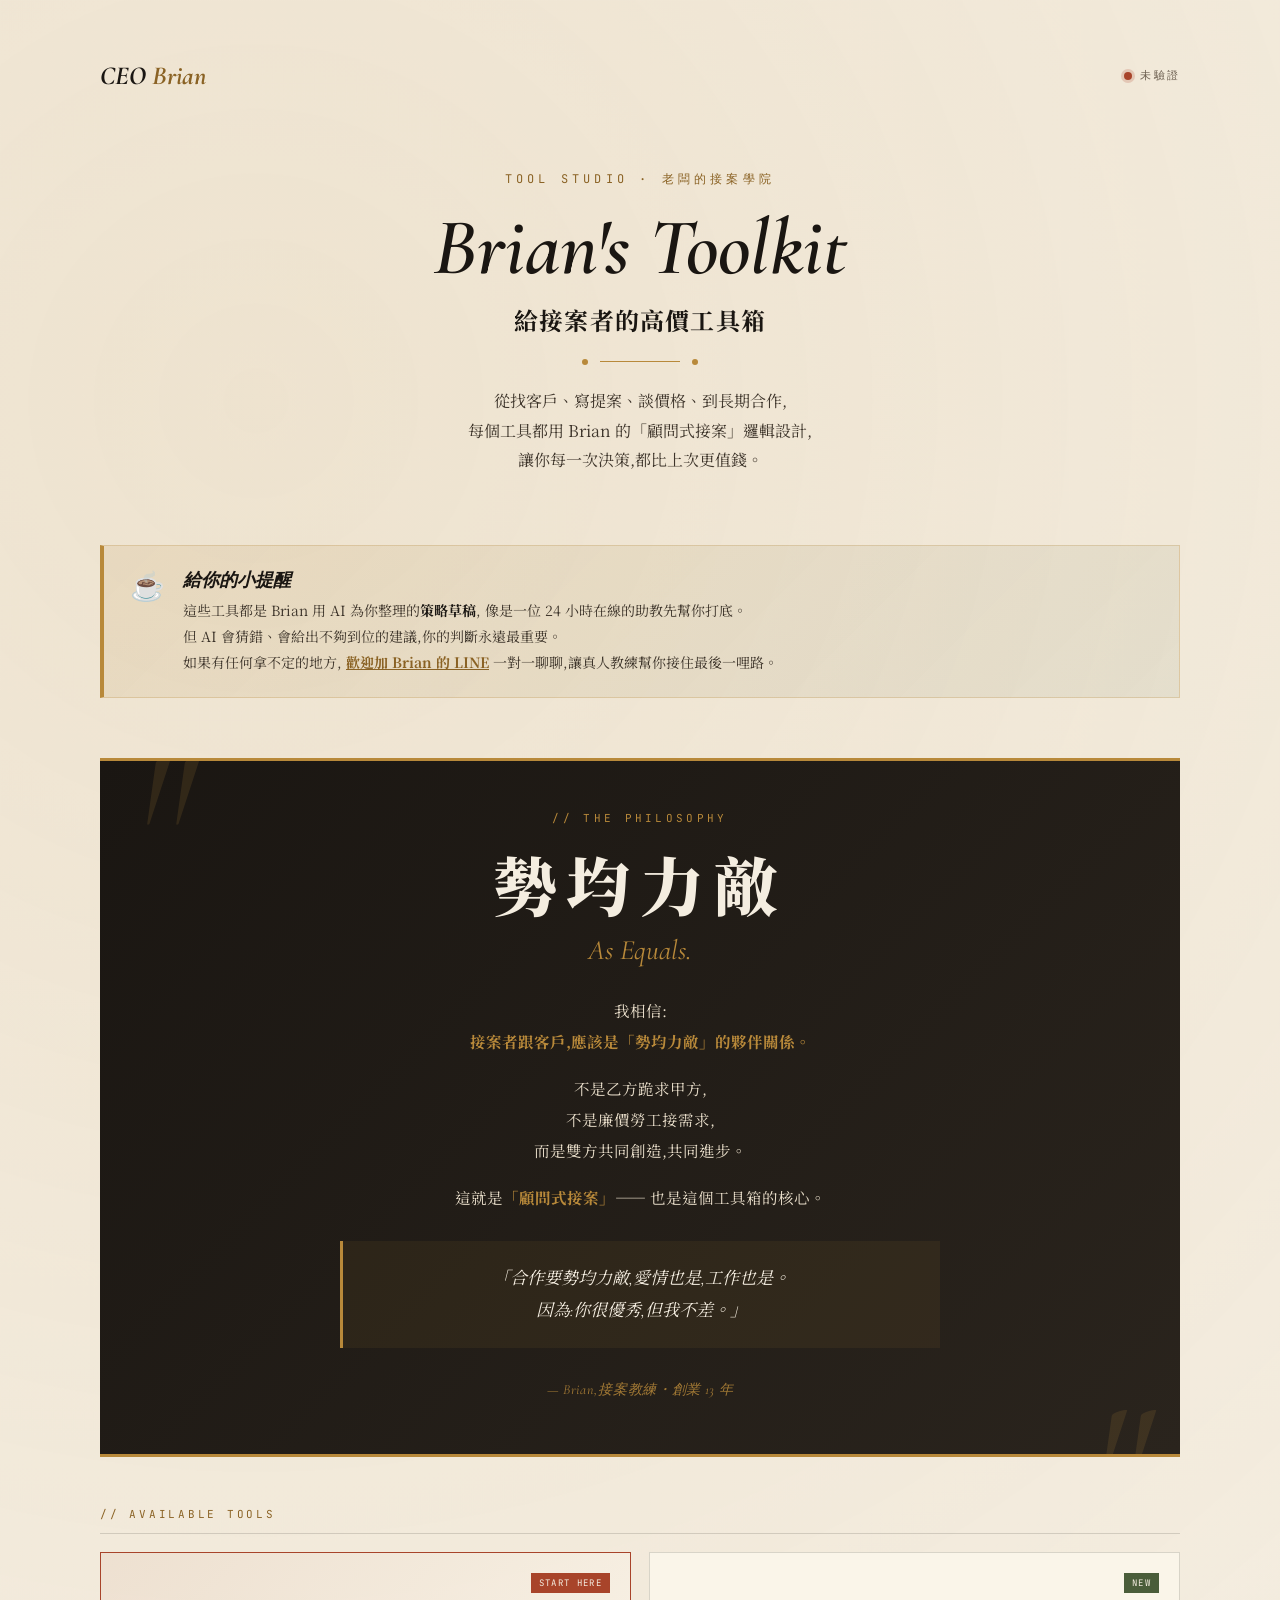
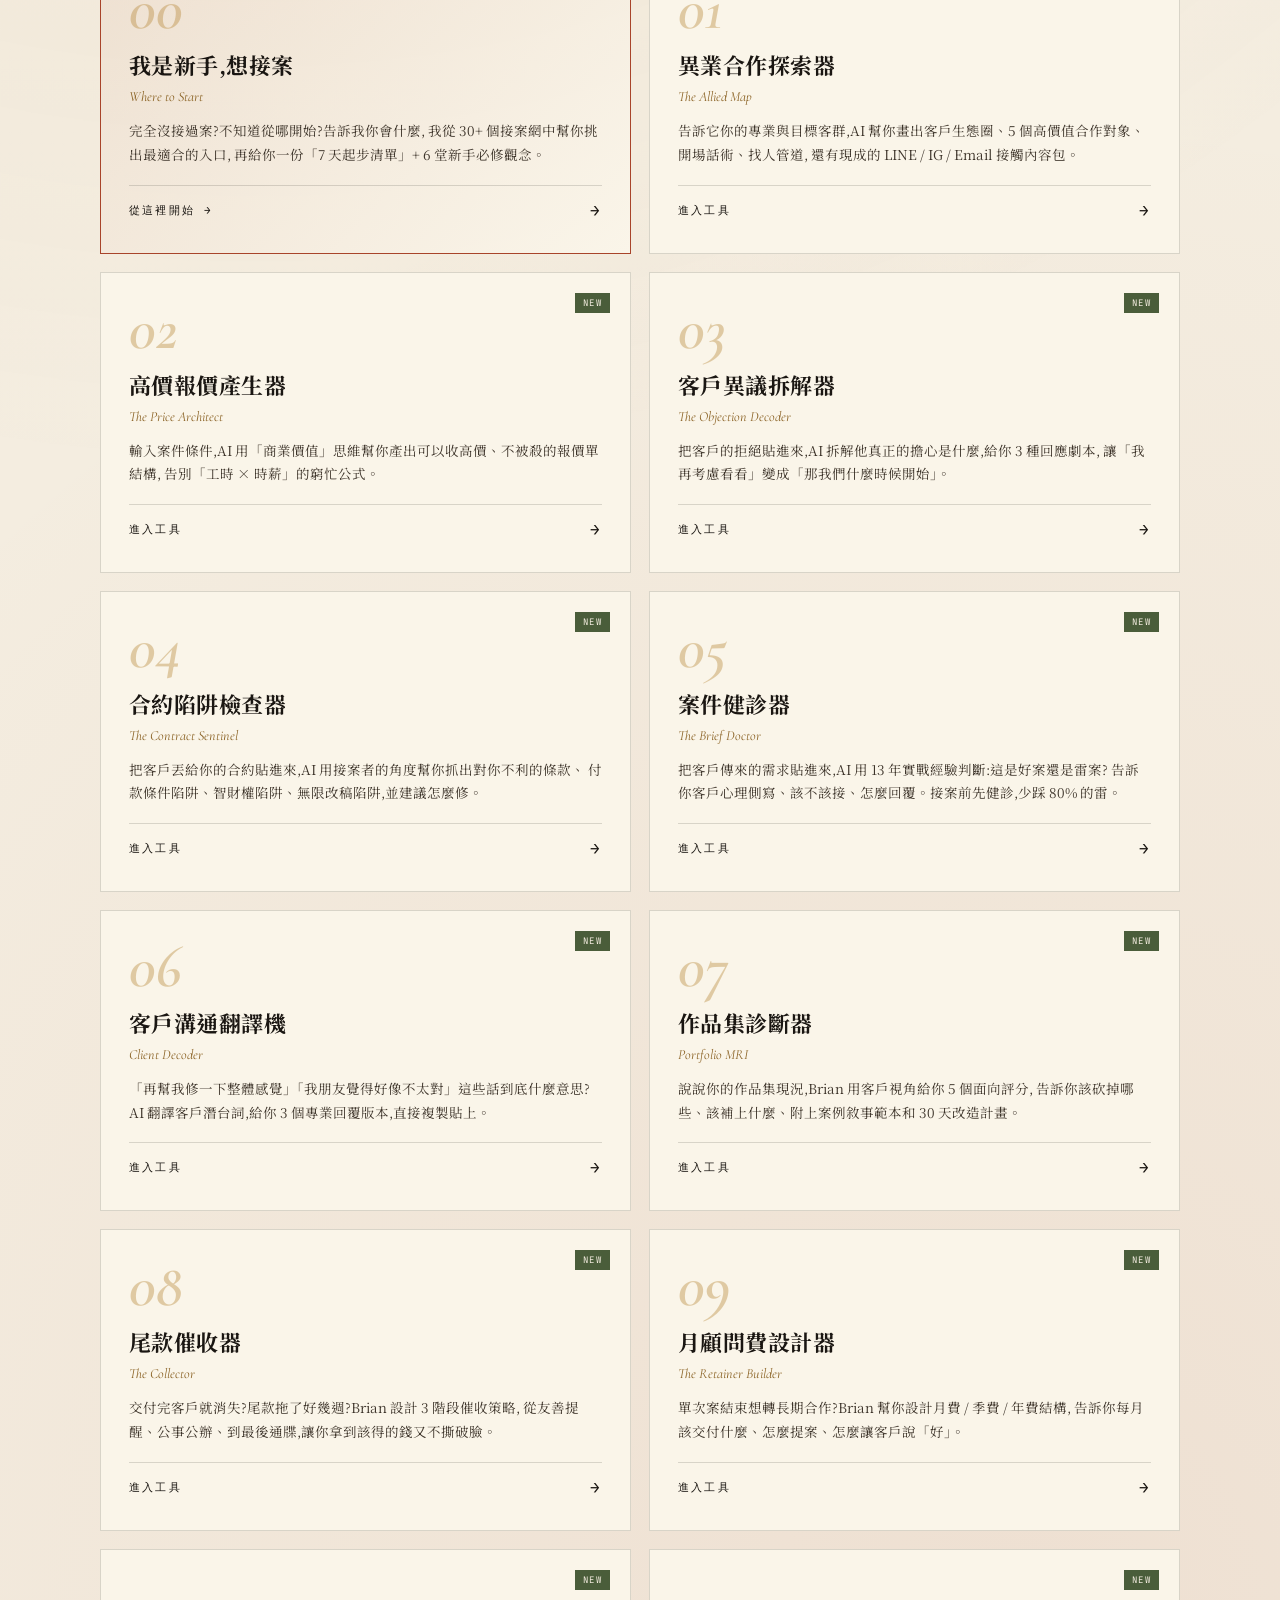
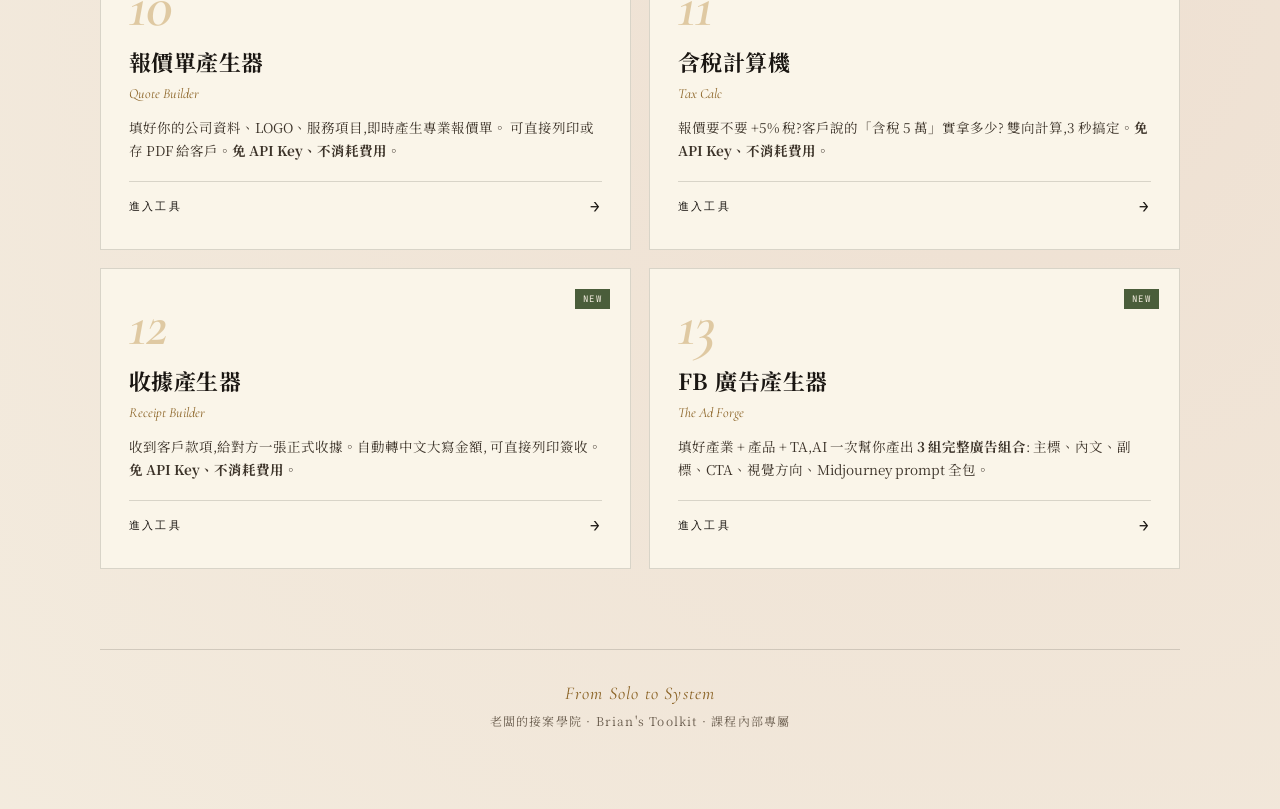
<file: tools/collect.html>
<!DOCTYPE html>
<html lang="zh-Hant">
<head>
<meta charset="UTF-8">
<meta name="viewport" content="width=device-width, initial-scale=1.0">
<meta name="robots" content="noindex, nofollow, noarchive, nosnippet, noimageindex">
<meta name="googlebot" content="noindex, nofollow">
<meta name="bingbot" content="noindex, nofollow">
<title>尾款催收器 · 老闆的接案學院</title>
<script src="../js/auth.js"></script>
<script>
  if (!window.BrianAuth.isVerified()) { window.location.href = '../index.html'; }
</script>
<link rel="stylesheet" href="../css/tools.css">
<style>
  .stage-card {
    background: var(--paper-card); border: 1px solid var(--line);
    margin-bottom: 16px; overflow: hidden;
  }
  .stage-header {
    padding: 16px 20px; color: white;
    display: flex; justify-content: space-between; align-items: center;
    flex-wrap: wrap; gap: 10px;
  }
  .stage-header.soft { background: var(--moss); }
  .stage-header.firm { background: var(--gold-deep); }
  .stage-header.final { background: var(--rust); }

  .stage-num {
    font-family: 'Cormorant Garamond', serif; font-style: italic;
    font-size: 24px; font-weight: 600; line-height: 1;
  }
  .stage-title { font-size: 16px; font-weight: 700; flex: 1; }
  .stage-when {
    font-family: 'JetBrains Mono', monospace; font-size: 11px;
    background: rgba(255,255,255,0.2); padding: 4px 10px;
    letter-spacing: 0.1em;
  }
  .stage-body { padding: 20px 22px; }
  .stage-strategy {
    font-size: 13.5px; color: var(--ink-soft); line-height: 1.85;
    margin-bottom: 14px; padding: 12px 14px;
    background: rgba(184, 137, 58, 0.06); border-left: 2px solid var(--gold);
  }
  .stage-message {
    background: var(--paper); padding: 16px 18px;
    border-left: 3px solid; font-size: 14.5px;
    line-height: 1.85; white-space: pre-wrap;
  }
  .stage-card .stage-message { border-left-color: var(--ink); }
  .stage-card.soft .stage-message { border-left-color: var(--moss); }
  .stage-card.firm .stage-message { border-left-color: var(--gold-deep); }
  .stage-card.final .stage-message { border-left-color: var(--rust); }

  .channels {
    display: flex; flex-wrap: wrap; gap: 6px; margin-top: 10px;
  }
  .channel-tag {
    background: var(--paper); border: 1px solid var(--line);
    padding: 4px 10px; font-size: 12px;
  }

  .legal-note {
    background: rgba(168, 68, 42, 0.06); border: 1px solid var(--rust);
    padding: 14px 18px; margin: 24px 0;
    font-size: 13px; line-height: 1.75; color: var(--ink-soft);
  }
  .legal-note strong { color: var(--rust); }
</style>
</head>
<body>

<div class="ce-app">

  <div class="ce-modal-overlay" id="ce-key-modal">
    <div class="ce-modal">
      <div class="ce-modal-eyebrow">FIRST-TIME SETUP</div>
      <div class="ce-modal-title">Connect Your Brain</div>
      <div class="ce-modal-cn">第一次使用,請設定你的 AI 大腦</div>
      <div class="ce-modal-body">
        到 <a href="https://console.anthropic.com" target="_blank">console.anthropic.com</a> →
        API Keys → Create Key → 複製貼上 → Billing 充值 5 美金。
      </div>
      <input type="password" id="ce-api-key" placeholder="sk-ant-api03-xxxxxxxxxxxxxxxxx" autocomplete="off" />
      <div class="ce-modal-actions">
        <button class="ce-modal-btn primary" id="ce-key-save">儲存並開始</button>
      </div>
      <div class="ce-modal-cost"><strong>費用估算:</strong>每次催收策略約 NT$1。</div>
    </div>
  </div>

  <nav class="ce-nav">
    <a href="../index.html" class="ce-nav-brand" style="text-decoration:none;color:inherit;cursor:pointer;" title="回首頁">
      <div class="ce-nav-mark">老闆的接案學院</div>
      <div class="ce-nav-title" style="opacity:0.85;">尾款催收器</div>
    </a>
    <div class="ce-nav-actions">
      <a href="../index.html" class="ce-nav-btn">← 工具列表</a>
      <button class="ce-nav-btn" id="ce-settings-btn">設定 API Key</button>
      <button class="ce-nav-btn" id="ce-new-btn">+ 新催收</button>
    </div>
  </nav>

  <main class="ce-main">
    <div class="ce-container">

      <section class="ce-saved-section" id="ce-saved-section">
        <div class="ce-saved-header">
          <div class="ce-saved-title">My Collection Cases</div>
          <div class="ce-saved-count" id="ce-saved-count">0 STORED</div>
        </div>
        <div id="ce-saved-list"></div>
      </section>

      <div id="ce-form-page">
        <header class="ce-header">
          <div class="ce-eyebrow">Get Paid Without Burning Bridges</div>
          <h1 class="ce-title">The Collector</h1>
          <div class="ce-title-cn">尾款催收器</div>
          <div class="ce-divider"></div>
          <p class="ce-subtitle">
            交付完客戶就消失?尾款拖了好幾週?<br/>
            Brian 設計 3 階段催收策略:從友善提醒、公事公辦、到最後通牒,<br/>
            讓你拿到該得的錢,又不會撕破臉。
          </p>
        </header>

        <section class="ce-form-card">
          <div class="ce-tool-disclaimer" style="margin-bottom:0;margin-top:0;border-left:none;background:transparent;padding-bottom:18px;border-bottom:1px solid var(--line);margin-bottom:22px;">
            <span class="ce-tool-disclaimer-icon">☕</span>
            <span>催收技巧重要,但每個關係不同,先了解狀況再行動。執行前歡迎<a href="https://lin.ee/9Ba3XjY" target="_blank">加 Brian 的 LINE</a>聊聊。</span>
          </div>

          <form id="ce-form" class="ce-form-grid">
            <div class="ce-field ce-full">
              <label for="cc-situation">案件狀況描述</label>
              <textarea id="cc-situation" placeholder="範例:&#10;『6 月 15 日交付完整檔案給客戶,當時口頭說 30 天內結款。&#10;7 月底我傳 LINE 提醒,對方回「我跟會計確認一下」,後來就沒下文。&#10;8 月初再傳一次,對方說「最近資金有點吃緊,再給我一週」。&#10;到現在 8 月底了,完全沒消息,LINE 已讀不回。』" required style="min-height:160px;"></textarea>
              <div class="ce-helper">寫越完整越好。包含時間軸、對方回應、你已經做過什麼動作</div>
            </div>

            <div class="ce-field">
              <label for="cc-amount">未付金額</label>
              <input type="text" id="cc-amount" placeholder="例如:NT$ 50,000" required />
            </div>

            <div class="ce-field">
              <label for="cc-overdue">逾期多久</label>
              <select id="cc-overdue">
                <option>剛好到期沒付</option>
                <option>1-2 週</option>
                <option selected>2-4 週</option>
                <option>1-2 個月</option>
                <option>2-3 個月</option>
                <option>3-6 個月</option>
                <option>超過半年</option>
              </select>
            </div>

            <div class="ce-field">
              <label for="cc-relationship">跟客戶的關係</label>
              <select id="cc-relationship">
                <option selected>第一次合作</option>
                <option>合作過 2-3 次</option>
                <option>長期合作</option>
                <option>朋友介紹來的</option>
                <option>朋友本人</option>
                <option>家人 / 親戚</option>
              </select>
            </div>

            <div class="ce-field">
              <label for="cc-contract">有正式合約嗎</label>
              <select id="cc-contract">
                <option>有書面合約 + 雙方簽名</option>
                <option>有 Email 確認過條款</option>
                <option>有 LINE / 訊息對話為憑</option>
                <option selected>口頭約定為主</option>
                <option>什麼都沒有</option>
              </select>
            </div>

            <div class="ce-field">
              <label for="cc-trade">你的接案類型</label>
              <input type="text" id="cc-trade" placeholder="例如:平面設計 / 商業攝影..." required />
            </div>

            <div class="ce-field ce-full">
              <label for="cc-tried">你已經試過什麼方法(可選填)</label>
              <textarea id="cc-tried" placeholder="例如:傳了 3 次 LINE / 寄過 1 次正式 Email / 打電話他不接 / 透過介紹人提醒..."></textarea>
            </div>

            <button type="submit" class="ce-submit" id="ce-submit-btn">
              產生催收策略 →
            </button>
          </form>
        </section>
      </div>

      <section class="ce-results" id="ce-results"></section>
      <!-- Brian 金句 + 部落格入口 -->
      <div style="max-width:1100px;margin:60px auto 0;padding:0 24px;">
        
      <div class="ce-brian-quote">
        <div class="ce-brian-quote-eyebrow">★ BRIAN'S WISDOM</div>
        <div class="ce-brian-quote-text">連你都不重視自己的時間,<br/>客戶為什麼要重視?<br/>催收不是討錢,是維護「勢均力敵」的合作底線。</div>
        <div class="ce-brian-quote-source">— BRIAN ON 收款</div>
      </div>
<div class="ce-blog-bridge-desc">
            這個工具是策略起點,Brian 的部落格是 13 年實戰累積的觀念底氣。<br/>
            91 頁原創文章,從品牌行銷、創業心法、到生活哲學。
          </div>
          <a href="https://www.ceobrian.com/" target="_blank" rel="noopener">前往「做生意就像談戀愛」 →</a>
        </div>

      </div>


      <footer style="text-align:center;margin-top:60px;padding-top:28px;border-top:1px solid var(--line);font-size:12px;color:var(--ink-mute);letter-spacing:0.1em;">
        <div style="font-family:'Cormorant Garamond',serif;font-style:italic;font-size:16px;color:var(--gold-deep);margin-bottom:6px;">From Solo to System</div>
        <div>老闆的接案學院 · 尾款催收器</div>
      </footer>
    </div>
  </main>
</div>

<script src="../js/tools-common.js"></script>
<script>
(function() {
  const T = window.BrianTools;
  const storage = T.createStorage('collections');
  let currentId = null;

  const form = document.getElementById('ce-form');
  const formPage = document.getElementById('ce-form-page');
  const resultsEl = document.getElementById('ce-results');
  const submitBtn = document.getElementById('ce-submit-btn');
  const savedListEl = document.getElementById('ce-saved-list');
  const savedCountEl = document.getElementById('ce-saved-count');

  T.setupApiKeyModal('ce-key-modal', 'ce-api-key', 'ce-key-save');
  document.getElementById('ce-settings-btn').addEventListener('click', () => {
    document.getElementById('ce-api-key').value = T.getApiKey();
    document.getElementById('ce-key-modal').classList.add('show');
  });
  document.getElementById('ce-new-btn').addEventListener('click', () => {
    showFormPage(); form.reset(); currentId = null;
  });

  function showFormPage() {
    formPage.classList.remove('ce-hidden');
    resultsEl.innerHTML = '';
    window.scrollTo({ top: 0, behavior: 'smooth' });
  }
  function hideFormPage() { formPage.classList.add('ce-hidden'); }

  loadSavedList();
  if (!T.getApiKey()) document.getElementById('ce-key-modal').classList.add('show');

  function loadSavedList() {
    const records = storage.list();
    savedCountEl.textContent = `${records.length} STORED`;
    if (records.length === 0) {
      savedListEl.innerHTML = `<div class="ce-empty-state">尚未儲存任何催收紀錄。</div>`;
      return;
    }
    savedListEl.innerHTML = `
      <div class="ce-saved-grid">
        ${records.map(r => `
          <div class="ce-saved-card" data-id="${r.id}">
            <button class="ce-saved-del" data-del="${r.id}">✕</button>
            <div class="ce-saved-trade">${T.escapeHtml(r.input.amount)}</div>
            <div class="ce-saved-target">逾期 ${T.escapeHtml(r.input.overdue)} · ${T.escapeHtml(r.input.trade)}</div>
            <div class="ce-saved-meta">${T.formatDate(r.createdAt)}</div>
          </div>
        `).join('')}
      </div>
    `;
    savedListEl.querySelectorAll('.ce-saved-card').forEach(card => {
      card.addEventListener('click', (e) => {
        if (e.target.closest('.ce-saved-del')) return;
        const r = storage.load(card.dataset.id);
        if (r) { currentId = r.id; hideFormPage(); renderResults(r); }
      });
    });
    savedListEl.querySelectorAll('[data-del]').forEach(btn => {
      btn.addEventListener('click', (e) => {
        e.stopPropagation();
        if (confirm('確定刪除?')) {
          storage.delete(btn.dataset.del); loadSavedList();
          if (currentId === btn.dataset.del) { showFormPage(); currentId = null; }
        }
      });
    });
  }

  form.addEventListener('submit', async (e) => {
    e.preventDefault();
    if (!T.getApiKey()) { document.getElementById('ce-key-modal').classList.add('show'); return; }

    const input = {
      situation: document.getElementById('cc-situation').value.trim(),
      amount: document.getElementById('cc-amount').value.trim(),
      overdue: document.getElementById('cc-overdue').value,
      relationship: document.getElementById('cc-relationship').value,
      contract: document.getElementById('cc-contract').value,
      trade: document.getElementById('cc-trade').value.trim(),
      tried: document.getElementById('cc-tried').value.trim()
    };
    if (!input.situation || !input.trade) return;

    submitBtn.disabled = true;
    submitBtn.textContent = '正在設計策略...';
    resultsEl.innerHTML = `
      <div class="ce-loading">
        <div class="ce-loading-text">Brian 正在分析狀況、設計 3 階段催收方案...</div>
        <div class="ce-loading-bar"></div>
      </div>
    `;

    try {
      const data = await generateStrategy(input);
      const id = 'cc_' + Date.now();
      const record = { id, input, data, createdAt: Date.now() };
      storage.save(id, record);
      currentId = id;
      renderResults(record);
      loadSavedList();
    } catch (err) {
      console.error(err);
      resultsEl.innerHTML = `<div class="ce-error">產生失敗:${T.escapeHtml(err.message)}</div>`;
    } finally {
      submitBtn.disabled = false;
      submitBtn.textContent = '產生催收策略 →';
    }
  });

  async function generateStrategy(input) {
    const prompt = `你是 Brian(老闆的接案學院創辦人),13 年實戰經驗,看過無數尾款催收的案例。

你的核心信念:催收的目標是「拿到錢 + 保留專業形象 + 不撕破臉」。
從最軟到最硬,每個階段都該有節奏,不要跳級。
但也不能無限軟下去——溫柔三次客戶就會把你當軟柿子。

請為以下狀況設計完整的催收策略:

【接案者狀況】
- 接案類型:${input.trade}
- 未付金額:${input.amount}
- 逾期時間:${input.overdue}
- 跟客戶關係:${input.relationship}
- 合約形式:${input.contract}
- 已試過的方法:${input.tried || '(沒試過)'}

【完整狀況描述】
${input.situation}

【輸出 JSON,只回 JSON,不要 markdown code fence】

{
  "brian_note": "用 Brian 口吻寫一段 100-150 字的「教練筆記」,告訴接案者:這個案件最重要的判斷是什麼、客戶很可能的真實狀況是什麼。",

  "client_situation_analysis": "從原話和時間軸推測客戶現在的真實狀況(是真的沒錢 / 故意拖 / 不滿成果想殺價 / 公司流程問題等),100-200 字",

  "stages": [
    {
      "level": 1,
      "label": "軟性提醒",
      "tone": "soft",
      "when_to_use": "什麼時機用這封(時間點具體)",
      "strategy": "策略說明(80-120 字,告訴接案者為什麼這樣寫)",
      "channel_suggestion": ["建議用什麼管道:LINE / Email / 電話 / 見面"],
      "message": "可直接複製的訊息全文(150-250 字,LINE/簡訊版本可以短一點)"
    },
    {
      "level": 2,
      "label": "中性催繳",
      "tone": "firm",
      "when_to_use": "...",
      "strategy": "...",
      "channel_suggestion": ["..."],
      "message": "..."
    },
    {
      "level": 3,
      "label": "最後通牒",
      "tone": "final",
      "when_to_use": "...",
      "strategy": "...",
      "channel_suggestion": ["...(這階段建議書面,例如正式 Email + 存證信函的可能)"],
      "message": "..."
    }
  ],

  "preventive_measures": [
    "下次接案要怎麼避免(具體可執行,例如:訂金提到 50%、合約加違約金條款)"
  ],

  "legal_options": {
    "feasibility": "走法律途徑的可行性評估(高 / 中 / 低)",
    "reason": "為什麼(根據合約形式、金額大小、證據完整度判斷)",
    "if_yes": "如果決定走法律,該做什麼(支付命令、小額訴訟、調解...等台灣可用的方式)",
    "if_no": "如果不建議走法律,該怎麼漂亮放下(放下是為了不再內耗)"
  },

  "psychological_tips": [
    "心理層面的提醒(例如:不要焦慮影響其他工作、不要 24 小時等對方回 LINE...)"
  ]
}

【3 階段語氣規劃】
- Level 1 軟性提醒:像朋友提醒,不要任何指責,給對方台階下,假設「對方可能忘了」
- Level 2 中性催繳:公事公辦,提到合約 / 雙方約定,要求明確付款日期,但仍保有禮貌
- Level 3 最後通牒:明確說明後果(例如:超過 X 日將進行下一步法律行動 / 不再提供售後服務 / 終止合作),但不能威脅、不能罵人
- 三階段中間應該有 1-2 週緩衝,不要連發

【硬核要求】
- message 必須直接可用,不要寫「您好,以下是建議...」這種說明文
- 根據已試過的方法、逾期時間、關係,智慧調整每階段建議的時機點
- 如果關係是「朋友」「家人」,Level 1 的口吻要更軟、更有空間
- 如果關係是「第一次合作」+逾期 1 個月以上,Level 1 可以直接跳得更明確
- legal_options 不是法律意見,只是大方向,結尾要提醒「具體請諮詢律師」
- 全部繁體中文,台灣口吻、台灣法律用語`;

    return await T.callClaude(prompt, { parseJson: true, maxTokens: 5000 });
  }

  function renderResults(record) {
    hideFormPage();
    const d = record.data;

    let html = `
      <div class="ce-result-toolbar">
        <div class="ce-result-info"><strong>${T.escapeHtml(record.input.amount)}</strong> · 逾期 ${T.escapeHtml(record.input.overdue)} · ${T.escapeHtml(record.input.trade)}</div>
        <div class="ce-result-actions">
          <button class="ce-action-btn" id="ce-print-btn">列印 / 存 PDF</button>
          <button class="ce-action-btn" id="ce-back-btn">+ 新催收</button>
        </div>
      </div>

      ${d.brian_note ? `
        <div class="ce-brian-note">
          <div class="ce-brian-note-label">教練筆記 · BRIAN'S NOTE</div>
          <div class="ce-brian-note-body">${T.escapeHtml(d.brian_note)}</div>
        </div>
      ` : ''}

      ${d.client_situation_analysis ? `
        <div class="ce-result-section">
          <div class="ce-section-title">Client Analysis</div>
          <div class="ce-section-cn">客戶狀況推測</div>
          <div style="background:var(--paper-card);border:1px solid var(--line);border-left:3px solid var(--gold);padding:18px 22px;font-size:14.5px;line-height:1.85;">
            ${T.escapeHtml(d.client_situation_analysis)}
          </div>
        </div>
      ` : ''}

      <div class="ce-result-section">
        <div class="ce-section-title">3-Stage Strategy</div>
        <div class="ce-section-cn">3 階段催收策略(從軟到硬)</div>
        ${(d.stages || []).map(s => renderStage(s)).join('')}
      </div>

      ${(d.preventive_measures && d.preventive_measures.length) ? `
        <div class="ce-result-section">
          <div class="ce-section-title">Prevention</div>
          <div class="ce-section-cn">下次怎麼避免</div>
          <div class="ce-block">
            <div class="ce-block-body">
              <ul style="list-style:none;padding:0;">
                ${d.preventive_measures.map(m => `<li style="padding:8px 0 8px 20px;position:relative;font-size:14px;line-height:1.7;border-bottom:1px dashed var(--line);"><span style="position:absolute;left:0;color:var(--moss);">+</span> ${T.escapeHtml(m)}</li>`).join('')}
              </ul>
            </div>
          </div>
        </div>
      ` : ''}

      ${d.legal_options ? `
        <div class="ce-result-section">
          <div class="ce-section-title">Legal Options</div>
          <div class="ce-section-cn">法律途徑評估</div>
          <div class="legal-note">
            <strong>⚖️ 提醒:</strong>以下是大方向參考,不是法律意見。要走法律途徑請先諮詢律師,或聯繫各地法律扶助基金會免費諮詢。
          </div>
          <div class="ce-block">
            <div class="ce-block-body">
              <div class="ce-block-row">
                <div class="ce-block-key">可行性</div>
                <div class="ce-block-val"><strong>${T.escapeHtml(d.legal_options.feasibility || '?')}</strong></div>
              </div>
              <div class="ce-block-row">
                <div class="ce-block-key">原因</div>
                <div class="ce-block-val">${T.escapeHtml(d.legal_options.reason || '')}</div>
              </div>
              ${d.legal_options.if_yes ? `
                <div class="ce-block-row">
                  <div class="ce-block-key" style="color:var(--rust);">如要走</div>
                  <div class="ce-block-val">${T.escapeHtml(d.legal_options.if_yes)}</div>
                </div>
              ` : ''}
              ${d.legal_options.if_no ? `
                <div class="ce-block-row">
                  <div class="ce-block-key" style="color:var(--moss);">如放下</div>
                  <div class="ce-block-val">${T.escapeHtml(d.legal_options.if_no)}</div>
                </div>
              ` : ''}
            </div>
          </div>
        </div>
      ` : ''}

      ${(d.psychological_tips && d.psychological_tips.length) ? `
        <div class="ce-result-section">
          <div class="ce-section-title">Mindset</div>
          <div class="ce-section-cn">心理層面提醒</div>
          <div style="background:rgba(74, 93, 58, 0.06);border-left:3px solid var(--moss);padding:18px 22px;">
            <ul style="list-style:none;padding:0;">
              ${d.psychological_tips.map(t => `<li style="padding:6px 0 6px 18px;position:relative;font-size:14px;line-height:1.75;"><span style="position:absolute;left:0;color:var(--moss);">♥</span> ${T.escapeHtml(t)}</li>`).join('')}
            </ul>
          </div>
        </div>
      ` : ''}

      <div class="ce-result-section">
        <div class="ce-block">
          <div class="ce-block-header"><div class="ce-block-title">進階深挖</div></div>
          <div class="ce-block-body">
            <div class="ce-deep-buttons">
              <button class="ce-deep-btn btn-primary" data-action="formal-letter">📜 寫一份正式存證信函草稿</button>
              <button class="ce-deep-btn btn-rust" data-action="phone-script">☎ 該打電話了,給我電話腳本</button>
              <button class="ce-deep-btn" data-action="excuse-handle">如果他編理由,怎麼回</button>
              <button class="ce-deep-btn" data-action="learn-from-this">這次經驗該學到什麼</button>
              <a href="https://lin.ee/9Ba3XjY" target="_blank" rel="noopener" class="ce-deep-btn ce-deep-line-btn">💬 加 Brian 的 LINE 一對一聊</a>
            </div>
            <div class="ce-deep-result" id="ce-deep-result"></div>
          </div>
        </div>
      </div>
    `;

    resultsEl.innerHTML = html;
    bindResultEvents(record);
    window.scrollTo({ top: 0, behavior: 'smooth' });
  }

  function renderStage(s) {
    const channels = s.channel_suggestion || [];
    return `
      <div class="stage-card ${s.tone || 'soft'}">
        <div class="stage-header ${s.tone || 'soft'}">
          <span class="stage-num">0${s.level}</span>
          <span class="stage-title">${T.escapeHtml(s.label || '')}</span>
          <span class="stage-when">${T.escapeHtml(s.when_to_use || '')}</span>
        </div>
        <div class="stage-body">
          <div class="stage-strategy">
            💡 ${T.escapeHtml(s.strategy || '')}
          </div>
          ${channels.length ? `
            <div style="margin-bottom:14px;">
              <div style="font-family:'JetBrains Mono', monospace;font-size:10px;letter-spacing:0.15em;color:var(--gold-deep);margin-bottom:6px;font-weight:700;">▶ 建議管道</div>
              <div class="channels">${channels.map(c => `<span class="channel-tag">${T.escapeHtml(c)}</span>`).join('')}</div>
            </div>
          ` : ''}
          <div style="font-family:'JetBrains Mono', monospace;font-size:10px;letter-spacing:0.15em;color:var(--gold-deep);margin-bottom:6px;font-weight:700;">▶ 訊息全文(可直接複製)</div>
          <div class="stage-message">${T.escapeHtml(s.message || '')}</div>
          <button class="ce-copy-btn" data-copy="${T.escapeHtml(s.message || '')}" style="margin-top:10px;">複製訊息</button>
        </div>
      </div>
    `;
  }

  function bindResultEvents(record) {
    document.getElementById('ce-print-btn').addEventListener('click', () => window.print());
    document.getElementById('ce-back-btn').addEventListener('click', () => {
      showFormPage(); currentId = null; form.reset();
    });
    document.querySelectorAll('.ce-copy-btn').forEach(btn => {
      btn.addEventListener('click', () => {
        navigator.clipboard?.writeText(btn.dataset.copy).then(() => {
          const orig = btn.textContent;
          btn.textContent = '✓ 已複製'; btn.classList.add('copied');
          setTimeout(() => { btn.textContent = orig; btn.classList.remove('copied'); }, 1800);
        });
      });
    });
    document.querySelectorAll('.ce-deep-btn[data-action]').forEach(btn => {
      btn.addEventListener('click', async () => {
        const action = btn.dataset.action;
        const resultEl = document.getElementById('ce-deep-result');
        btn.disabled = true; const orig = btn.textContent;
        btn.textContent = '思考中...';
        resultEl.classList.add('show');
        resultEl.textContent = 'Brian 正在分析...';
        try { resultEl.textContent = await deepDive(record, action); }
        catch (err) { resultEl.textContent = '產生失敗:' + err.message; }
        finally { btn.disabled = false; btn.textContent = orig; }
      });
    });
  }

  async function deepDive(record, action) {
    const prompts = {
      'formal-letter': `請寫一份「存證信函」草稿。
要求:
- 符合台灣存證信函的格式(收件人/寄件人/案由/事實經過/請求/法律依據)
- 內容專業、不情緒化
- 寫清楚:服務內容、應付金額、催繳經過、要求對方多少天內處理、否則進行的法律行動
- 文字風格:法律文書,但不過度刁鑽
- 約 400-600 字

⚠️ 結尾加上:「此為草稿,實際寄發前建議找律師審閱,確保用詞與請求權基礎正確。」`,

      'phone-script': `請設計打電話催收的對話腳本(預演 3-4 分鐘的通話)。

包含:
1. 接通後的開場白(30 秒內,降低對方戒心)
2. 切入正題的轉折(不要直接說「你還沒付錢」)
3. 對方說「我等等去處理」的回應(怎麼確保他真的會做)
4. 對方說「最近真的沒錢」的回應
5. 對方說「等我看一下再回你」的回應(怎麼鎖定具體時間)
6. 結尾必須拿到的承諾(具體日期、具體做法)

格式:
你:「...」(短說明心理)
對方:「...」
你:「...」`,

      'excuse-handle': `客戶催收時最常編 5 個理由。
請列出這 5 個理由,每個理由給:
1. 對方原話範例
2. 真實意思(他在拖什麼)
3. Brian 風格的回應(150 字內,不卑不亢、把球丟回對方)

5 個常見理由:
1. 「會計請假/出差」
2. 「公司流程要走 1-2 個月」
3. 「最近現金流真的吃緊」
4. 「我覺得成果還可以再修一下,等修完一起付」
5. 「我老闆/合夥人還沒簽核」`,

      'learn-from-this': `從這次經驗,給接案者一份「終身受用的尾款預防清單」。

請寫:
1. 接案前該做的 3 個防呆設計(訂金、合約、付款條件設計)
2. 案件進行中該做的 3 件事(階段付款、進度確認、書面記錄)
3. 交付時該做的 3 件事(交付儀式、付款連結、明確期限)
4. 客戶分級制度(哪種客戶要堅持先付清、哪種可以給彈性)
5. 一個「停損公式」(逾期多久 + 金額多少 = 該採取什麼動作)

要寫成「下次絕對不會再遇到這狀況」的高度。具體、可執行。`
    };

    const prompt = `你是 Brian。
案件背景:
- 接案類型:${record.input.trade}
- 未付金額:${record.input.amount}
- 逾期:${record.input.overdue}
- 關係:${record.input.relationship}
- 合約:${record.input.contract}

任務:${prompts[action]}

繁體中文,台灣口吻,直接輸出。`;

    return await T.callClaude(prompt, { maxTokens: 3000 });
  }
})();
</script>
</body>
</html>
</file>
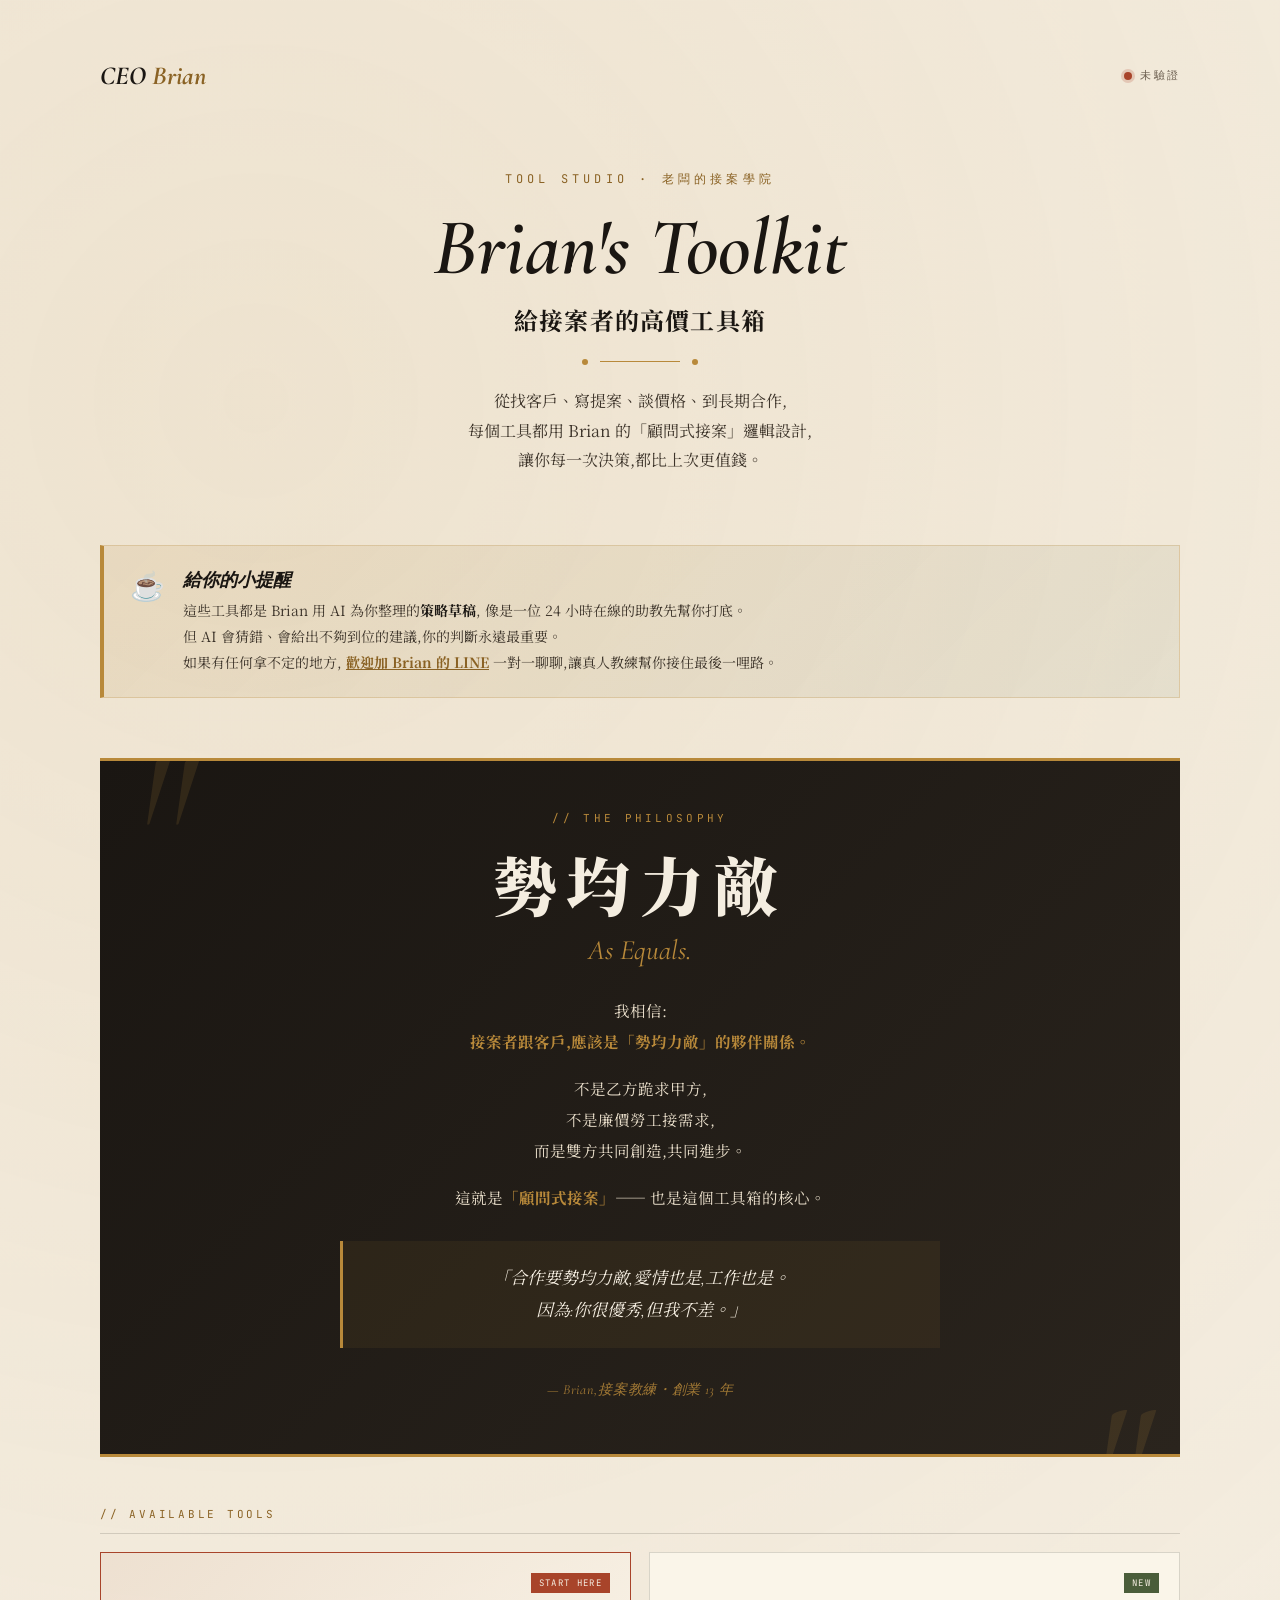
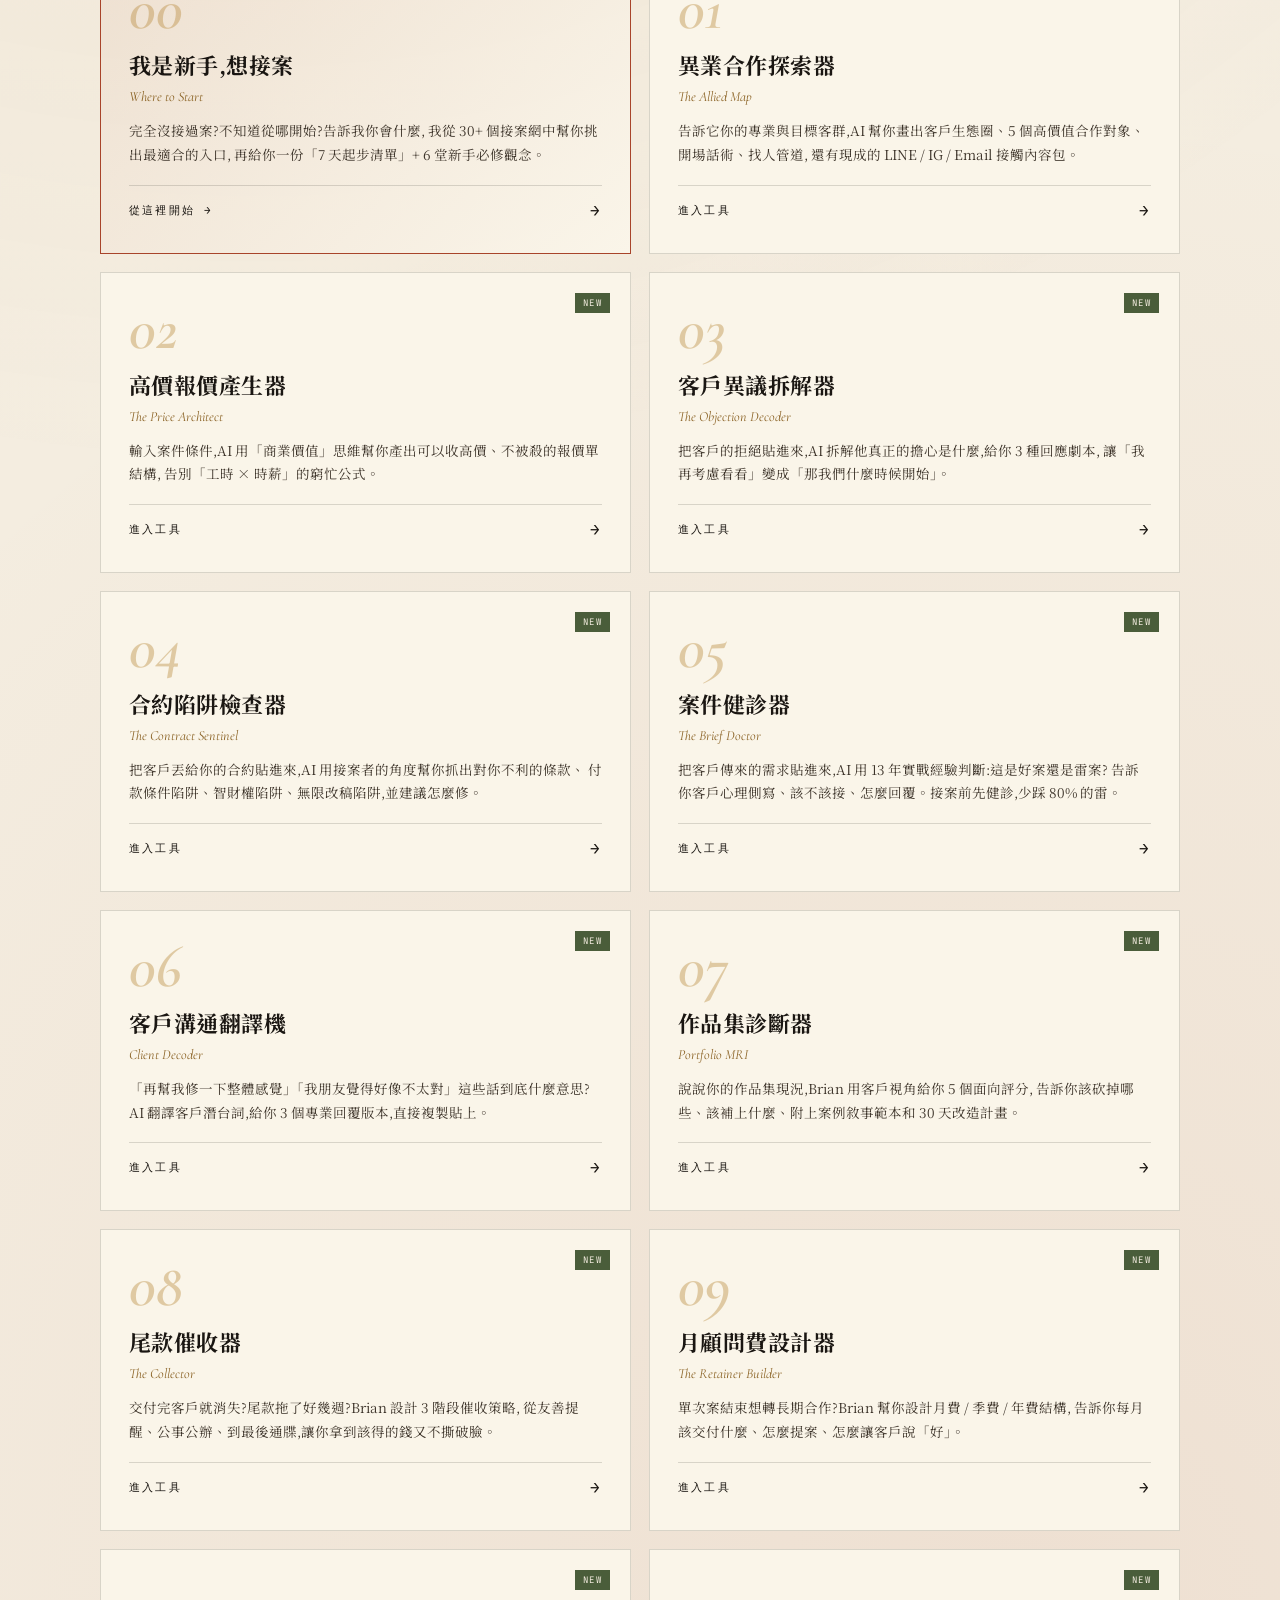
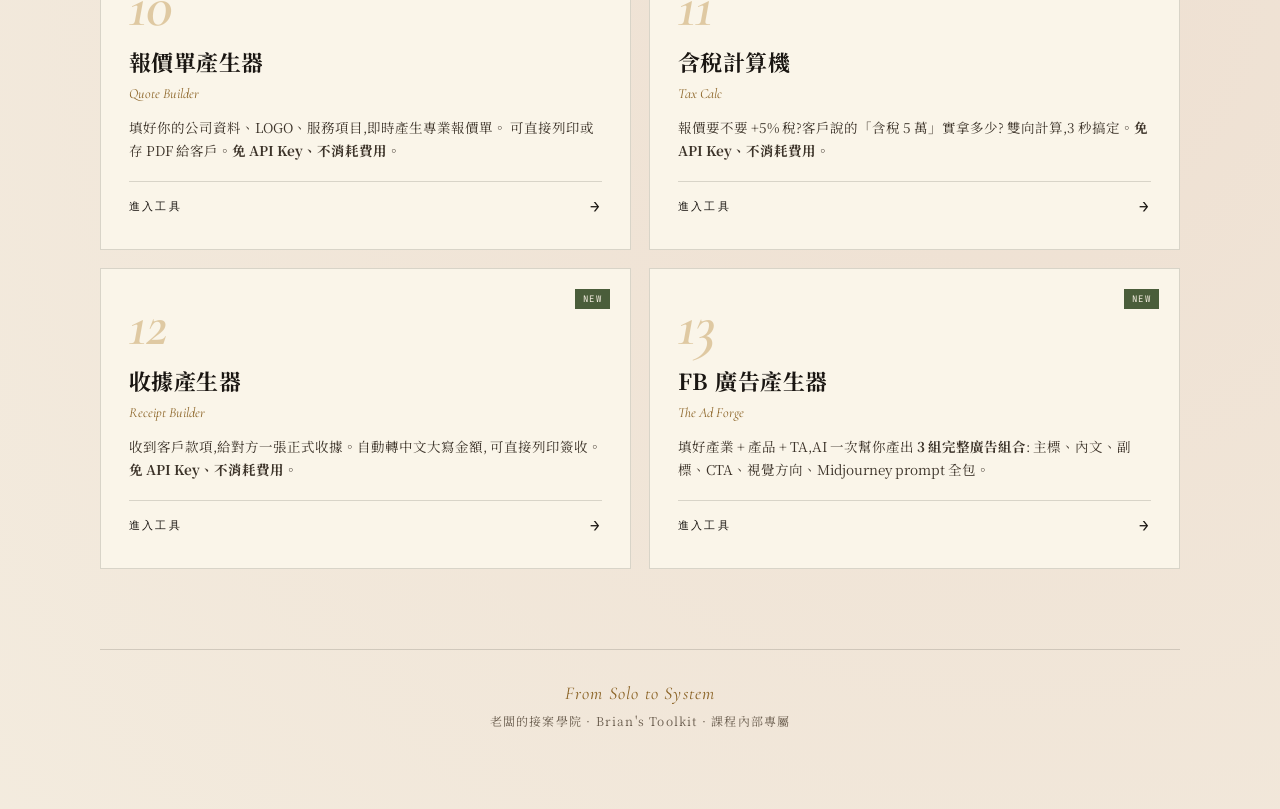
<file: tools/contract.html>
<!DOCTYPE html>
<html lang="zh-Hant">
<head>
<meta charset="UTF-8">
<meta name="viewport" content="width=device-width, initial-scale=1.0">
<meta name="robots" content="noindex, nofollow, noarchive, nosnippet, noimageindex">
<meta name="googlebot" content="noindex, nofollow">
<meta name="bingbot" content="noindex, nofollow">
<title>合約陷阱檢查器 · 老闆的接案學院</title>
<script src="../js/auth.js"></script>
<script>
  if (!window.BrianAuth.isVerified()) {
    window.location.href = '../index.html';
  }
</script>
<link rel="stylesheet" href="../css/tools.css">
<style>
  /* === 合約檢查器專屬樣式 === */
  .risk-banner {
    padding: 24px 28px; margin-bottom: 28px;
    display: flex; align-items: center; gap: 20px;
    border-left: 6px solid;
  }
  .risk-banner.high { background: rgba(168, 68, 42, 0.08); border-color: var(--rust); }
  .risk-banner.medium { background: rgba(184, 137, 58, 0.1); border-color: var(--gold); }
  .risk-banner.low { background: rgba(74, 93, 58, 0.08); border-color: var(--moss); }

  .risk-score {
    font-family: 'Cormorant Garamond', serif; font-style: italic;
    font-size: 64px; font-weight: 600; line-height: 1;
    flex-shrink: 0;
  }
  .risk-banner.high .risk-score { color: var(--rust); }
  .risk-banner.medium .risk-score { color: var(--gold-deep); }
  .risk-banner.low .risk-score { color: var(--moss); }

  .risk-info { flex: 1; }
  .risk-label {
    font-family: 'JetBrains Mono', monospace; font-size: 11px;
    letter-spacing: 0.25em; margin-bottom: 6px; font-weight: 700;
  }
  .risk-banner.high .risk-label { color: var(--rust); }
  .risk-banner.medium .risk-label { color: var(--gold-deep); }
  .risk-banner.low .risk-label { color: var(--moss); }

  .risk-title { font-size: 22px; font-weight: 700; margin-bottom: 8px; }
  .risk-desc { font-size: 14px; color: var(--ink-soft); line-height: 1.7; }

  /* 危險條款 */
  .danger-clause {
    background: var(--paper-card); border: 1px solid var(--line);
    border-left: 4px solid var(--rust); margin-bottom: 16px;
    overflow: hidden;
  }
  .danger-header {
    padding: 16px 20px; background: var(--rust); color: white;
    display: flex; justify-content: space-between; align-items: center;
    flex-wrap: wrap; gap: 10px;
  }
  .danger-num {
    font-family: 'JetBrains Mono', monospace; font-size: 11px;
    letter-spacing: 0.2em; background: rgba(255,255,255,0.2);
    padding: 4px 10px; flex-shrink: 0;
  }
  .danger-title { font-size: 16px; font-weight: 700; flex: 1; }
  .danger-severity {
    font-family: 'JetBrains Mono', monospace; font-size: 10px;
    background: white; color: var(--rust); padding: 4px 10px;
    letter-spacing: 0.15em;
  }
  .danger-body { padding: 18px 20px; }
  .danger-row {
    padding: 12px 0; border-bottom: 1px solid var(--line);
  }
  .danger-row:last-child { border-bottom: none; }
  .danger-row-label {
    font-family: 'JetBrains Mono', monospace; font-size: 10px;
    letter-spacing: 0.2em; color: var(--gold-deep); margin-bottom: 6px;
    font-weight: 700; text-transform: uppercase;
  }
  .danger-quote {
    background: var(--paper); padding: 12px 14px;
    border-left: 3px solid var(--ink-mute);
    font-size: 13.5px; line-height: 1.75; color: var(--ink);
    font-style: italic; white-space: pre-wrap;
    margin-top: 4px;
  }
  .danger-suggest {
    background: rgba(74, 93, 58, 0.08); padding: 12px 14px;
    border-left: 3px solid var(--moss);
    font-size: 14px; line-height: 1.75; color: var(--ink);
    margin-top: 4px;
  }

  /* 缺漏條款 */
  .missing-clause {
    background: var(--paper-card); border: 1px solid var(--line);
    border-left: 4px solid var(--gold); padding: 16px 20px; margin-bottom: 12px;
  }
  .missing-title {
    font-size: 15px; font-weight: 700; margin-bottom: 8px;
    color: var(--gold-deep);
  }
  .missing-why {
    font-size: 13.5px; color: var(--ink-soft); line-height: 1.75;
    margin-bottom: 10px;
  }
  .missing-suggest {
    background: rgba(74, 93, 58, 0.06); padding: 10px 12px;
    border-left: 2px solid var(--moss);
    font-size: 13px; line-height: 1.7;
  }

  /* 友善度評分 */
  .fairness-meter {
    display: grid; grid-template-columns: 1fr 1fr; gap: 16px;
    margin-bottom: 24px;
  }
  @media (max-width: 600px) { .fairness-meter { grid-template-columns: 1fr; } }
  .fairness-card {
    background: var(--paper-card); border: 1px solid var(--line);
    padding: 20px; text-align: center;
  }
  .fairness-num {
    font-family: 'Cormorant Garamond', serif; font-style: italic;
    font-size: 48px; font-weight: 600; line-height: 1; margin-bottom: 4px;
  }
  .fairness-num.client { color: var(--rust); }
  .fairness-num.you { color: var(--moss); }
  .fairness-label {
    font-family: 'JetBrains Mono', monospace; font-size: 11px;
    letter-spacing: 0.2em; color: var(--ink-mute); margin-top: 6px;
  }
  .fairness-bar-wrap {
    margin: 24px 0; height: 24px; background: var(--paper-card);
    border: 1px solid var(--line); position: relative; overflow: hidden;
  }
  .fairness-bar {
    height: 100%; background: linear-gradient(90deg, var(--rust) 0%, var(--gold) 50%, var(--moss) 100%);
    position: relative;
  }
  .fairness-marker {
    position: absolute; top: -6px; bottom: -6px;
    width: 4px; background: var(--ink); transform: translateX(-50%);
  }
  .fairness-axis {
    display: flex; justify-content: space-between; margin-top: 6px;
    font-family: 'JetBrains Mono', monospace; font-size: 10px;
    color: var(--ink-mute); letter-spacing: 0.1em;
  }

  /* 法律免責 */
  .legal-disclaimer {
    background: rgba(168, 68, 42, 0.06); border: 1px solid var(--rust);
    padding: 16px 20px; margin-bottom: 24px;
    font-size: 13px; line-height: 1.75; color: var(--ink-soft);
  }
  .legal-disclaimer strong { color: var(--rust); }

  textarea#cn-contract {
    min-height: 280px !important;
    font-family: 'JetBrains Mono', monospace !important;
    font-size: 13px !important;
    line-height: 1.7 !important;
  }
</style>
</head>
<body>

<div class="ce-app">

  <div class="ce-modal-overlay" id="ce-key-modal">
    <div class="ce-modal">
      <div class="ce-modal-eyebrow">FIRST-TIME SETUP</div>
      <div class="ce-modal-title">Connect Your Brain</div>
      <div class="ce-modal-cn">第一次使用,請設定你的 AI 大腦</div>
      <div class="ce-modal-body">
        這個工具用 <strong>Anthropic Claude AI</strong> 幫你檢查合約陷阱。<br/>
        <strong>申請步驟(一次性):</strong><br/>
        1. 到 <a href="https://console.anthropic.com" target="_blank">console.anthropic.com</a> 註冊<br/>
        2. API Keys → Create Key<br/>
        3. 複製 sk-ant- 開頭的 Key 貼到下面<br/>
        4. 在 Billing 充值最低 5 美金
      </div>
      <input type="password" id="ce-api-key" placeholder="sk-ant-api03-xxxxxxxxxxxxxxxxx" autocomplete="off" />
      <div class="ce-modal-actions">
        <button class="ce-modal-btn primary" id="ce-key-save">儲存並開始</button>
      </div>
      <div class="ce-modal-cost">
        <strong>費用估算:</strong>每次檢查約 NT$2-3(看合約長度),深挖一次約 NT$0.5。
      </div>
    </div>
  </div>

  <nav class="ce-nav">
    <a href="../index.html" class="ce-nav-brand" style="text-decoration:none;color:inherit;cursor:pointer;" title="回首頁">
      <div class="ce-nav-mark">老闆的接案學院</div>
      <div class="ce-nav-title" style="opacity:0.85;">合約陷阱檢查器</div>
    </a>
    <div class="ce-nav-actions">
      <a href="../index.html" class="ce-nav-btn">← 工具列表</a>
      <button class="ce-nav-btn" id="ce-settings-btn">設定 API Key</button>
      <button class="ce-nav-btn" id="ce-new-btn">+ 新檢查</button>
    </div>
  </nav>

  <main class="ce-main">
    <div class="ce-container">

      <section class="ce-saved-section" id="ce-saved-section">
        <div class="ce-saved-header">
          <div class="ce-saved-title">My Contract Checks</div>
          <div class="ce-saved-count" id="ce-saved-count">0 STORED</div>
        </div>
        <div id="ce-saved-list"></div>
      </section>

      <div id="ce-form-page">
        <header class="ce-header">
          <div class="ce-eyebrow">Don't Sign What You Don't Understand</div>
          <h1 class="ce-title">The Contract Sentinel</h1>
          <div class="ce-title-cn">合約陷阱檢查器</div>
          <div class="ce-divider"></div>
          <p class="ce-subtitle">
            把客戶丟給你的合約貼進來,<br/>
            AI 用接案者的角度幫你找出對你不利的條款,<br/>
            並建議怎麼修、怎麼跟客戶溝通。
          </p>
        </header>

        <!-- 法律免責 -->
        <div class="legal-disclaimer">
          <strong>⚖️ 重要聲明</strong>:這個工具是「合約閱讀助手」,不是法律顧問。
          AI 給的建議是常見的接案者觀點,但每份合約的法律效力都需要實際律師判斷。
          如果是涉及金額大、複雜度高的合約,
          <strong>強烈建議找專業律師審閱</strong>,不要只依賴 AI。
          有疑問也可以
          <a href="https://lin.ee/9Ba3XjY" target="_blank" style="color:var(--gold-deep);font-weight:700;">加 Brian 的 LINE</a>
          先聊聊。
        </div>

        <section class="ce-form-card">
          <form id="ce-form" class="ce-form-grid">
            <div class="ce-field ce-full">
              <label for="cn-contract">把合約全文貼進來</label>
              <textarea id="cn-contract" placeholder="把客戶傳給你的合約完整內容貼進來。可以是 Word 複製貼上、PDF 轉文字、或律師寫的草稿。&#10;&#10;不確定該貼哪段?貼整份。AI 會挑出有問題的部分,沒問題的會略過。" required></textarea>
              <div class="ce-helper">純文字貼上即可,不用排版。建議 5000 字內,太長可以分段檢查</div>
            </div>

            <div class="ce-field">
              <label for="cn-trade">你的接案類型</label>
              <select id="cn-trade">
                <option value="design" selected>設計類(平面、UI、品牌)</option>
                <option value="dev">開發類(網站、APP、軟體)</option>
                <option value="content">內容類(文案、攝影、影片)</option>
                <option value="marketing">行銷類(社群、廣告、SEO)</option>
                <option value="consulting">顧問類(策略、教練、諮詢)</option>
                <option value="space">空間類(室內設計、裝修)</option>
                <option value="translation">翻譯 / 寫作類</option>
                <option value="other">其他類型</option>
              </select>
            </div>

            <div class="ce-field">
              <label for="cn-amount">本案金額級距</label>
              <select id="cn-amount">
                <option>5 萬以下</option>
                <option selected>5 萬到 30 萬</option>
                <option>30 萬到 100 萬</option>
                <option>100 萬到 500 萬</option>
                <option>500 萬以上</option>
              </select>
            </div>

            <div class="ce-field ce-full">
              <label for="cn-concern">你最擔心的點(可選填)</label>
              <textarea id="cn-concern" placeholder="例如:我之前被改稿改到死,想看修改條款合不合理 / 客戶說合約照他們公司格式走,我看不懂法律用語 / 對方拖款一個月了還沒結案款..."></textarea>
              <div class="ce-helper">告訴 AI 你最在意什麼,AI 會優先檢查相關條款</div>
            </div>

            <button type="submit" class="ce-submit" id="ce-submit-btn">
              開始檢查合約 →
            </button>
          </form>
        </section>
      </div>

      <section class="ce-results" id="ce-results"></section>
      <!-- Brian 金句 + 部落格入口 -->
      <div style="max-width:1100px;margin:60px auto 0;padding:0 24px;">
        
      <div class="ce-brian-quote">
        <div class="ce-brian-quote-eyebrow">★ BRIAN'S WISDOM</div>
        <div class="ce-brian-quote-text">合約就像愛情承諾 —— 不是用來綁住對方,<br/>是用來保護你們的關係不被誤會搞壞。<br/>沒寫下來的,以後都會吵。</div>
        <div class="ce-brian-quote-source">— BRIAN ON 合約</div>
      </div>
<div class="ce-blog-bridge-desc">
            這個工具是策略起點,Brian 的部落格是 13 年實戰累積的觀念底氣。<br/>
            91 頁原創文章,從品牌行銷、創業心法、到生活哲學。
          </div>
          <a href="https://www.ceobrian.com/" target="_blank" rel="noopener">前往「做生意就像談戀愛」 →</a>
        </div>

      </div>


      <footer style="text-align:center;margin-top:60px;padding-top:28px;border-top:1px solid var(--line);font-size:12px;color:var(--ink-mute);letter-spacing:0.1em;">
        <div style="font-family:'Cormorant Garamond',serif;font-style:italic;font-size:16px;color:var(--gold-deep);margin-bottom:6px;">From Solo to System</div>
        <div>老闆的接案學院 · 合約陷阱檢查器</div>
      </footer>
    </div>
  </main>
</div>

<script src="../js/tools-common.js"></script>
<script>
(function() {
  const T = window.BrianTools;
  const storage = T.createStorage('contracts');
  let currentId = null;

  const form = document.getElementById('ce-form');
  const formPage = document.getElementById('ce-form-page');
  const resultsEl = document.getElementById('ce-results');
  const submitBtn = document.getElementById('ce-submit-btn');
  const savedListEl = document.getElementById('ce-saved-list');
  const savedCountEl = document.getElementById('ce-saved-count');

  T.setupApiKeyModal('ce-key-modal', 'ce-api-key', 'ce-key-save');
  document.getElementById('ce-settings-btn').addEventListener('click', () => {
    document.getElementById('ce-api-key').value = T.getApiKey();
    document.getElementById('ce-key-modal').classList.add('show');
  });
  document.getElementById('ce-new-btn').addEventListener('click', () => {
    showFormPage(); form.reset(); currentId = null;
  });

  function showFormPage() {
    formPage.classList.remove('ce-hidden');
    resultsEl.innerHTML = '';
    window.scrollTo({ top: 0, behavior: 'smooth' });
  }
  function hideFormPage() { formPage.classList.add('ce-hidden'); }

  loadSavedList();
  if (!T.getApiKey()) document.getElementById('ce-key-modal').classList.add('show');

  function loadSavedList() {
    const records = storage.list();
    savedCountEl.textContent = `${records.length} STORED`;
    if (records.length === 0) {
      savedListEl.innerHTML = `<div class="ce-empty-state">尚未儲存任何檢查紀錄。</div>`;
      return;
    }
    savedListEl.innerHTML = `
      <div class="ce-saved-grid">
        ${records.map(r => {
          const riskColor = r.data.risk_level === '高' ? 'var(--rust)' :
                           (r.data.risk_level === '中' ? 'var(--gold-deep)' : 'var(--moss)');
          return `
            <div class="ce-saved-card" data-id="${r.id}">
              <button class="ce-saved-del" data-del="${r.id}">✕</button>
              <div class="ce-saved-trade">
                <span style="color:${riskColor};">●</span>
                風險:${T.escapeHtml(r.data.risk_level || '?')}
              </div>
              <div class="ce-saved-target">${T.escapeHtml(r.input.contract.substring(0, 60))}...</div>
              <div class="ce-saved-meta">${T.formatDate(r.createdAt)} · ${T.escapeHtml(r.input.amount)}</div>
            </div>
          `;
        }).join('')}
      </div>
    `;
    savedListEl.querySelectorAll('.ce-saved-card').forEach(card => {
      card.addEventListener('click', (e) => {
        if (e.target.closest('.ce-saved-del')) return;
        const r = storage.load(card.dataset.id);
        if (r) { currentId = r.id; hideFormPage(); renderResults(r); }
      });
    });
    savedListEl.querySelectorAll('[data-del]').forEach(btn => {
      btn.addEventListener('click', (e) => {
        e.stopPropagation();
        if (confirm('確定刪除?')) {
          storage.delete(btn.dataset.del);
          loadSavedList();
          if (currentId === btn.dataset.del) { showFormPage(); currentId = null; }
        }
      });
    });
  }

  form.addEventListener('submit', async (e) => {
    e.preventDefault();
    if (!T.getApiKey()) { document.getElementById('ce-key-modal').classList.add('show'); return; }

    const input = {
      contract: document.getElementById('cn-contract').value.trim(),
      trade: document.getElementById('cn-trade').value,
      amount: document.getElementById('cn-amount').value,
      concern: document.getElementById('cn-concern').value.trim()
    };
    if (!input.contract) return;

    if (input.contract.length < 100) {
      if (!confirm('合約內容很短(少於 100 字),確定要送出嗎?')) return;
    }

    submitBtn.disabled = true;
    submitBtn.textContent = '正在逐條拆解合約...';
    resultsEl.innerHTML = `
      <div class="ce-loading">
        <div class="ce-loading-text">Brian 正在用接案者的角度幫你找地雷...</div>
        <div class="ce-loading-bar"></div>
      </div>
    `;

    try {
      const data = await checkContract(input);
      const id = 'cn_' + Date.now();
      const record = { id, input, data, createdAt: Date.now() };
      storage.save(id, record);
      currentId = id;
      renderResults(record);
      loadSavedList();
    } catch (err) {
      console.error(err);
      resultsEl.innerHTML = `<div class="ce-error">產生失敗:${T.escapeHtml(err.message)}</div>`;
    } finally {
      submitBtn.disabled = false;
      submitBtn.textContent = '開始檢查合約 →';
    }
  });

  async function checkContract(input) {
    const tradeLabels = {
      design: '設計類(平面、UI、品牌)',
      dev: '開發類(網站、APP、軟體)',
      content: '內容類(文案、攝影、影片)',
      marketing: '行銷類(社群、廣告、SEO)',
      consulting: '顧問類(策略、教練、諮詢)',
      space: '空間類(室內設計、裝修)',
      translation: '翻譯 / 寫作類',
      other: '其他類型'
    };

    const prompt = `你是 Brian(老闆的接案學院創辦人),13 年接案實戰經驗,看過數百份合約。

你要從「接案者立場」檢查一份客戶提供的合約,找出對接案者不利的條款、缺漏的保護機制,並提出修改建議。

【背景資訊】
- 接案類型:${tradeLabels[input.trade]}
- 案件金額:${input.amount}
- 接案者特別擔心:${input.concern || '(未填寫,請全面檢查)'}

【合約全文】
${input.contract}

【輸出 JSON,只回 JSON,不要 markdown code fence】

{
  "risk_level": "高 / 中 / 低",
  "risk_summary": "用 1-2 句總結這份合約的整體狀況",
  "risk_reason": "用 50-100 字解釋為什麼是這個風險等級",

  "fairness": {
    "client_score": 一個 0-100 的數字,代表合約對「客戶」的有利程度,
    "you_score": 一個 0-100 的數字,代表合約對「接案者」的有利程度,
    "balance_position": 一個 0-100 的數字,0=完全偏向客戶、50=平衡、100=完全偏向接案者,
    "balance_comment": "用 50 字內說明合約的傾向"
  },

  "brian_note": "用 Brian 口吻寫一段 100-150 字的「教練筆記」,直接告訴接案者:這份合約最該注意的點是什麼、簽前一定要爭取改的是哪幾條、不改也能簽的是哪些。要有溫度、像在面對面講話。",

  "danger_clauses": [
    {
      "title": "條款的問題標題(短,例如:無限改稿陷阱)",
      "severity": "高 / 中 / 低",
      "original_text": "從合約原文中複製的相關段落(逐字,不要改寫)",
      "why_dangerous": "為什麼這對接案者不利(具體解釋,80-150 字)",
      "real_risk": "如果不修這條,你實際會遇到什麼狀況(舉例)",
      "suggested_fix": "建議怎麼修改這條款(寫出修改後的具體文字)"
    }
  ],

  "missing_clauses": [
    {
      "title": "缺漏的條款名稱(例如:智財權歸屬)",
      "why_needed": "為什麼這份合約應該有這條(80-120 字)",
      "suggested_clause": "建議補上的條款文字(可直接用)"
    }
  ],

  "next_actions": {
    "must_fix": ["簽約前一定要改的條款 1", "條款 2", "..."],
    "nice_to_fix": ["建議改但不一定要改的條款 1", "..."],
    "ok_to_sign": "如果以上都沒爭取到,這份合約還能不能簽?用 50-100 字判斷"
  }
}

【檢查重點(從接案者觀點)】
1. 付款條件:訂金比例?尾款時機?逾期條款?
2. 修改 / 改稿次數:有沒有上限?超過怎麼辦?
3. 智財權:設計品/作品的著作權歸誰?
4. 終止條款:對方可不可以隨時取消?取消後錢怎麼算?
5. 保密條款:是否單向保密(只要你保密、對方不用)?
6. 賠償責任:你要負無限責任嗎?有沒有上限?
7. 競業條款:有沒有限制你接同行?
8. 不可抗力 / 延遲:延期條款是否合理?
9. 違約金:對你的違約金條件是否過苛?

【判斷風險等級的標準】
- 高風險:有明顯偏頗條款(例如:無上限改稿、無限賠償、智財權強制歸客戶但不付對應費用)
- 中風險:條款大致合理但有 2-3 處該爭取的細節
- 低風險:合約大致對等,只有小細節可微調

【danger_clauses 數量原則】
- 不是每份合約都要找出 5 條問題,有就寫、沒有就不寫
- 一份完美合約 danger_clauses 可以是空陣列
- 一份有問題的合約應該寫出所有有問題的條款,不要漏

【嚴格要求】
- original_text 必須從原合約中「逐字」抄出,不能改寫、簡寫、重新表達
- 如果 original_text 找不到對應原文(例如:你判斷的是「缺少」某條),應該放在 missing_clauses 而不是 danger_clauses
- 全部用繁體中文,法律用語可以保留(例如:不可抗力、保密義務)`;

    return await T.callClaude(prompt, { parseJson: true, maxTokens: 6000 });
  }

  function renderResults(record) {
    hideFormPage();
    const d = record.data;
    const riskClass = d.risk_level === '高' ? 'high' : (d.risk_level === '中' ? 'medium' : 'low');
    const riskWord = d.risk_level === '高' ? 'HIGH RISK' : (d.risk_level === '中' ? 'MEDIUM RISK' : 'LOW RISK');
    const fairness = d.fairness || {};

    let html = `
      <div class="ce-result-toolbar">
        <div class="ce-result-info"><strong>合約檢查結果</strong> · ${T.escapeHtml(record.input.amount)}</div>
        <div class="ce-result-actions">
          <button class="ce-action-btn" id="ce-print-btn">列印 / 存 PDF</button>
          <button class="ce-action-btn" id="ce-back-btn">+ 新檢查</button>
        </div>
      </div>

      <!-- 法律聲明 -->
      <div class="legal-disclaimer">
        <strong>⚖️ 提醒:</strong>以下是 AI 從接案者觀點給的建議,不是法律意見。重要合約建議找律師最終審閱。
        執行細節歡迎<a href="https://lin.ee/9Ba3XjY" target="_blank" style="color:var(--gold-deep);font-weight:700;">加 Brian 的 LINE</a>聊。
      </div>

      <!-- 風險總覽 -->
      <div class="risk-banner ${riskClass}">
        <div class="risk-score">${T.escapeHtml(d.risk_level || '?')}</div>
        <div class="risk-info">
          <div class="risk-label">${riskWord} · 整體風險等級</div>
          <div class="risk-title">${T.escapeHtml(d.risk_summary || '')}</div>
          <div class="risk-desc">${T.escapeHtml(d.risk_reason || '')}</div>
        </div>
      </div>

      ${d.brian_note ? `
        <div class="ce-brian-note">
          <div class="ce-brian-note-label">教練筆記 · BRIAN'S NOTE</div>
          <div class="ce-brian-note-body">${T.escapeHtml(d.brian_note)}</div>
        </div>
      ` : ''}

      <!-- 友善度評分 -->
      <div class="ce-result-section">
        <div class="ce-section-title">Fairness Meter</div>
        <div class="ce-section-cn">合約友善度評分</div>

        <div class="fairness-meter">
          <div class="fairness-card">
            <div class="fairness-num client">${fairness.client_score || 0}</div>
            <div style="font-size:14px;color:var(--ink-soft);">對客戶有利程度</div>
            <div class="fairness-label">CLIENT</div>
          </div>
          <div class="fairness-card">
            <div class="fairness-num you">${fairness.you_score || 0}</div>
            <div style="font-size:14px;color:var(--ink-soft);">對你有利程度</div>
            <div class="fairness-label">YOU</div>
          </div>
        </div>

        <div style="background:var(--paper-card);padding:20px;border:1px solid var(--line);">
          <div style="font-family:'JetBrains Mono',monospace;font-size:11px;letter-spacing:0.15em;color:var(--gold-deep);margin-bottom:12px;">合約傾向</div>
          <div class="fairness-bar-wrap">
            <div class="fairness-bar"></div>
            <div class="fairness-marker" style="left:${fairness.balance_position || 50}%;"></div>
          </div>
          <div class="fairness-axis">
            <span>← 完全偏客戶</span>
            <span>平衡</span>
            <span>完全偏你 →</span>
          </div>
          <div style="margin-top:14px;font-size:14px;color:var(--ink-soft);line-height:1.7;">
            ${T.escapeHtml(fairness.balance_comment || '')}
          </div>
        </div>
      </div>

      <!-- 危險條款 -->
      ${(d.danger_clauses && d.danger_clauses.length) ? `
        <div class="ce-result-section">
          <div class="ce-section-title">Danger Clauses</div>
          <div class="ce-section-cn">需要警戒的條款 (${d.danger_clauses.length} 條)</div>
          ${d.danger_clauses.map((c, i) => renderDangerClause(c, i)).join('')}
        </div>
      ` : `
        <div class="ce-result-section">
          <div class="ce-section-title">Danger Clauses</div>
          <div class="ce-section-cn">需要警戒的條款</div>
          <div style="background:rgba(74, 93, 58, 0.08);padding:20px;border-left:4px solid var(--moss);font-size:14px;color:var(--ink-soft);">
            ✓ 沒找到明顯的地雷條款。但仍建議檢查下方的「缺漏條款」與「下一步建議」。
          </div>
        </div>
      `}

      <!-- 缺漏條款 -->
      ${(d.missing_clauses && d.missing_clauses.length) ? `
        <div class="ce-result-section">
          <div class="ce-section-title">Missing Clauses</div>
          <div class="ce-section-cn">這份合約應該補上的 (${d.missing_clauses.length} 條)</div>
          ${d.missing_clauses.map(m => `
            <div class="missing-clause">
              <div class="missing-title">⊕ ${T.escapeHtml(m.title || '')}</div>
              <div class="missing-why">${T.escapeHtml(m.why_needed || '')}</div>
              <div class="missing-suggest">
                <strong>建議補上:</strong><br/>
                ${T.escapeHtml(m.suggested_clause || '')}
                <button class="ce-copy-btn" data-copy="${T.escapeHtml(m.suggested_clause || '')}" style="margin-top:8px;">複製條款</button>
              </div>
            </div>
          `).join('')}
        </div>
      ` : ''}

      <!-- 下一步建議 -->
      ${d.next_actions ? `
        <div class="ce-result-section">
          <div class="ce-section-title">Next Actions</div>
          <div class="ce-section-cn">下一步該怎麼做</div>
          <div class="ce-block">
            <div class="ce-block-body">
              ${(d.next_actions.must_fix && d.next_actions.must_fix.length) ? `
                <div class="ce-block-row">
                  <div class="ce-block-key" style="color:var(--rust);">必改</div>
                  <div class="ce-block-val">
                    <ul style="list-style:none;padding:0;">
                      ${d.next_actions.must_fix.map(item => `<li style="padding:5px 0 5px 18px;position:relative;"><span style="position:absolute;left:0;color:var(--rust);">●</span> ${T.escapeHtml(item)}</li>`).join('')}
                    </ul>
                  </div>
                </div>
              ` : ''}
              ${(d.next_actions.nice_to_fix && d.next_actions.nice_to_fix.length) ? `
                <div class="ce-block-row">
                  <div class="ce-block-key" style="color:var(--gold-deep);">建議改</div>
                  <div class="ce-block-val">
                    <ul style="list-style:none;padding:0;">
                      ${d.next_actions.nice_to_fix.map(item => `<li style="padding:5px 0 5px 18px;position:relative;"><span style="position:absolute;left:0;color:var(--gold-deep);">○</span> ${T.escapeHtml(item)}</li>`).join('')}
                    </ul>
                  </div>
                </div>
              ` : ''}
              ${d.next_actions.ok_to_sign ? `
                <div class="ce-block-row">
                  <div class="ce-block-key" style="color:var(--moss);">能簽嗎</div>
                  <div class="ce-block-val">${T.escapeHtml(d.next_actions.ok_to_sign)}</div>
                </div>
              ` : ''}
            </div>
          </div>
        </div>
      ` : ''}

      <!-- 進階深挖 -->
      <div class="ce-result-section">
        <div class="ce-block">
          <div class="ce-block-header">
            <div class="ce-block-title">進階深挖</div>
          </div>
          <div class="ce-block-body">
            <div class="ce-deep-buttons">
              <button class="ce-deep-btn btn-primary" data-action="negotiation-email">📩 寫一封跟客戶要求修改的 Email</button>
              <button class="ce-deep-btn btn-rust" data-action="rewrite">🔄 幫我整份重寫成「公平版」</button>
              <button class="ce-deep-btn" data-action="meeting-prep">面對面開會時怎麼開口</button>
              <button class="ce-deep-btn" data-action="walk-away">如果客戶堅持不改,該不該走</button>
              <a href="https://lin.ee/9Ba3XjY" target="_blank" rel="noopener" class="ce-deep-btn ce-deep-line-btn">💬 加 Brian 的 LINE 一對一聊</a>
            </div>
            <div class="ce-deep-result" id="ce-deep-result"></div>
          </div>
        </div>
      </div>
    `;

    resultsEl.innerHTML = html;
    bindResultEvents(record);
    window.scrollTo({ top: 0, behavior: 'smooth' });
  }

  function renderDangerClause(c, i) {
    const sevColor = c.severity === '高' ? 'var(--rust)' : (c.severity === '中' ? 'var(--gold-deep)' : 'var(--ink-mute)');
    return `
      <div class="danger-clause">
        <div class="danger-header">
          <div class="danger-num">DANGER ${String(i+1).padStart(2, '0')}</div>
          <div class="danger-title">${T.escapeHtml(c.title || '')}</div>
          <div class="danger-severity">嚴重度: ${T.escapeHtml(c.severity || '?')}</div>
        </div>
        <div class="danger-body">
          <div class="danger-row">
            <div class="danger-row-label">合約原文</div>
            <div class="danger-quote">"${T.escapeHtml(c.original_text || '')}"</div>
          </div>
          <div class="danger-row">
            <div class="danger-row-label">為什麼危險</div>
            <div style="font-size:14px;line-height:1.85;">${T.escapeHtml(c.why_dangerous || '')}</div>
          </div>
          ${c.real_risk ? `
            <div class="danger-row">
              <div class="danger-row-label">實際會發生什麼</div>
              <div style="font-size:14px;line-height:1.85;color:var(--ink-soft);font-style:italic;">${T.escapeHtml(c.real_risk)}</div>
            </div>
          ` : ''}
          <div class="danger-row">
            <div class="danger-row-label">建議怎麼修</div>
            <div class="danger-suggest">${T.escapeHtml(c.suggested_fix || '')}</div>
            <button class="ce-copy-btn" data-copy="${T.escapeHtml(c.suggested_fix || '')}" style="margin-top:8px;">複製建議</button>
          </div>
        </div>
      </div>
    `;
  }

  function bindResultEvents(record) {
    document.getElementById('ce-print-btn').addEventListener('click', () => window.print());
    document.getElementById('ce-back-btn').addEventListener('click', () => {
      showFormPage(); currentId = null; form.reset();
    });

    document.querySelectorAll('.ce-copy-btn').forEach(btn => {
      btn.addEventListener('click', () => {
        navigator.clipboard?.writeText(btn.dataset.copy).then(() => {
          const orig = btn.textContent;
          btn.textContent = '✓ 已複製';
          btn.classList.add('copied');
          setTimeout(() => { btn.textContent = orig; btn.classList.remove('copied'); }, 1800);
        });
      });
    });

    document.querySelectorAll('.ce-deep-btn[data-action]').forEach(btn => {
      btn.addEventListener('click', async () => {
        const action = btn.dataset.action;
        const resultEl = document.getElementById('ce-deep-result');
        btn.disabled = true;
        const orig = btn.textContent;
        btn.textContent = '思考中...';
        resultEl.classList.add('show');
        resultEl.textContent = 'Brian 正在分析...';

        try {
          const result = await deepDive(record, action);
          resultEl.textContent = result;
        } catch (err) {
          resultEl.textContent = '產生失敗:' + err.message;
        } finally {
          btn.disabled = false;
          btn.textContent = orig;
        }
      });
    });
  }

  async function deepDive(record, action) {
    const dangerSummary = (record.data.danger_clauses || []).map((c, i) => `${i+1}. ${c.title}`).join('\n');
    const missingSummary = (record.data.missing_clauses || []).map((m, i) => `${i+1}. ${m.title}`).join('\n');

    const prompts = {
      'negotiation-email': `請寫一封 Email,寄給客戶,要求修改合約。

要求:
- 主旨明確、不超過 25 字
- 開頭客氣感謝,不要一開場就指責
- 中段條列說明「希望調整」的條款,每條附「為什麼希望這樣調整」(用對方能接受的理由,不要說「對我不公平」,要說「對我們雙方更好」或「降低後續糾紛」)
- 結尾邀請對方一起 review、給時間壓力但不強硬
- 全文 250-400 字
- 口吻:專業、禮貌、有底氣,不卑不亢

要修改的條款摘要:
${dangerSummary || '(沒有找到危險條款)'}

要補上的條款摘要:
${missingSummary || '(沒有需要補的)'}`,

      'rewrite': `請整理一份「公平版」的合約建議,結構是:

【公平版合約結構建議】
列出這份合約應該包含的條款,每個條款給出建議文字。

至少包含:
1. 服務範圍(寫清楚做什麼、不做什麼)
2. 時程與交付物
3. 付款條件(訂金比例、尾款時機、逾期罰則)
4. 修改條款(初稿/大改/小修各幾次,超過怎麼算)
5. 智財權歸屬(明確寫客戶取得什麼權利)
6. 保密義務(必須是雙向)
7. 終止條款(各自可以怎麼終止、終止後錢怎麼算)
8. 不可抗力
9. 賠償責任上限(避免無限責任)
10. 爭議解決方式

每條用「建議文字:」開頭,寫出可直接用的條款內容。
全部繁體中文,符合台灣商業習慣。

⚠️ 結尾加上:這份建議是接案者觀點的範本,正式使用前請給律師看過。`,

      'meeting-prep': `客戶約你開會討論合約,你要去爭取修改條款。
請給我一份「會前準備清單」:

1. 開會前要準備的 3 件事(具體可做)
2. 開場破冰怎麼說(50 字內,化解對抗感)
3. 切入合約討論的話術(從哪一條開始談最不會引起對方防衛)
4. 對方說「我們公司合約一律不能改」時的應對(給 3 種回應)
5. 對方說「相信我啦,不會發生那種狀況」時的應對
6. 結尾如果還沒談攏,怎麼漂亮收尾保留下次空間

不要寫成說明書,寫成像 Brian 在 coaching 你的口吻。`,

      'walk-away': `如果跟客戶談了合約修改,對方堅持不改,該怎麼判斷要不要走?

請給:

1. 「絕對不能簽」的 3 個訊號(看到這些就走)
2. 「可以妥協簽」的條件(什麼情況下,即使合約偏頗你還是該簽)
3. 漂亮拒絕的話術(150 字內,保留未來合作可能)
4. 拒絕後如何把這次經驗變成業務累積(轉介紹、口碑、學費)

⚠️ 提醒:走人比簽爛合約更值錢。一份爛合約浪費的是你 6 個月的時間。`
    };

    const prompt = `你是 Brian,接案教練。

合約類型:${record.input.trade}
案件金額:${record.input.amount}
合約風險等級:${record.data.risk_level}
合約整體狀況:${record.data.risk_summary}

任務:${prompts[action]}

繁體中文,台灣口吻,直接輸出內容,不要前言。`;

    return await T.callClaude(prompt, { maxTokens: 3000 });
  }
})();
</script>
</body>
</html>
</file>
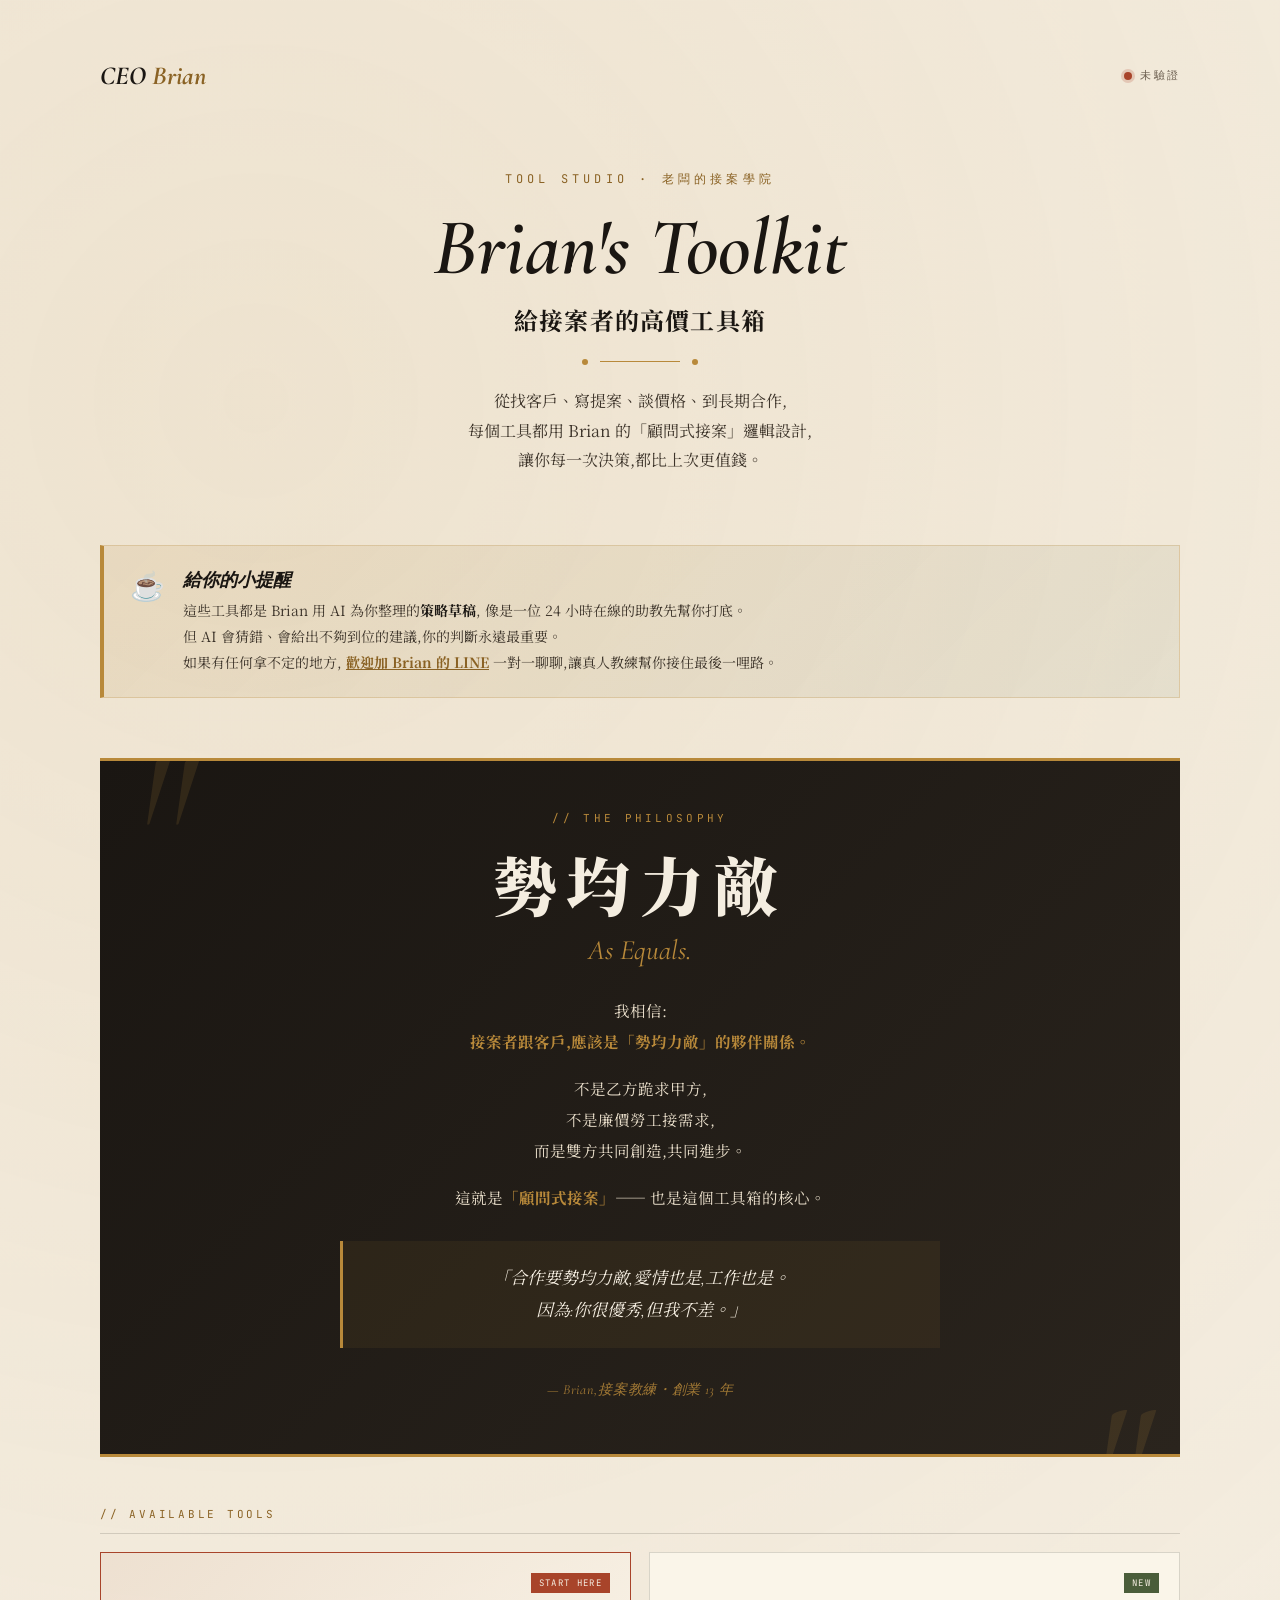
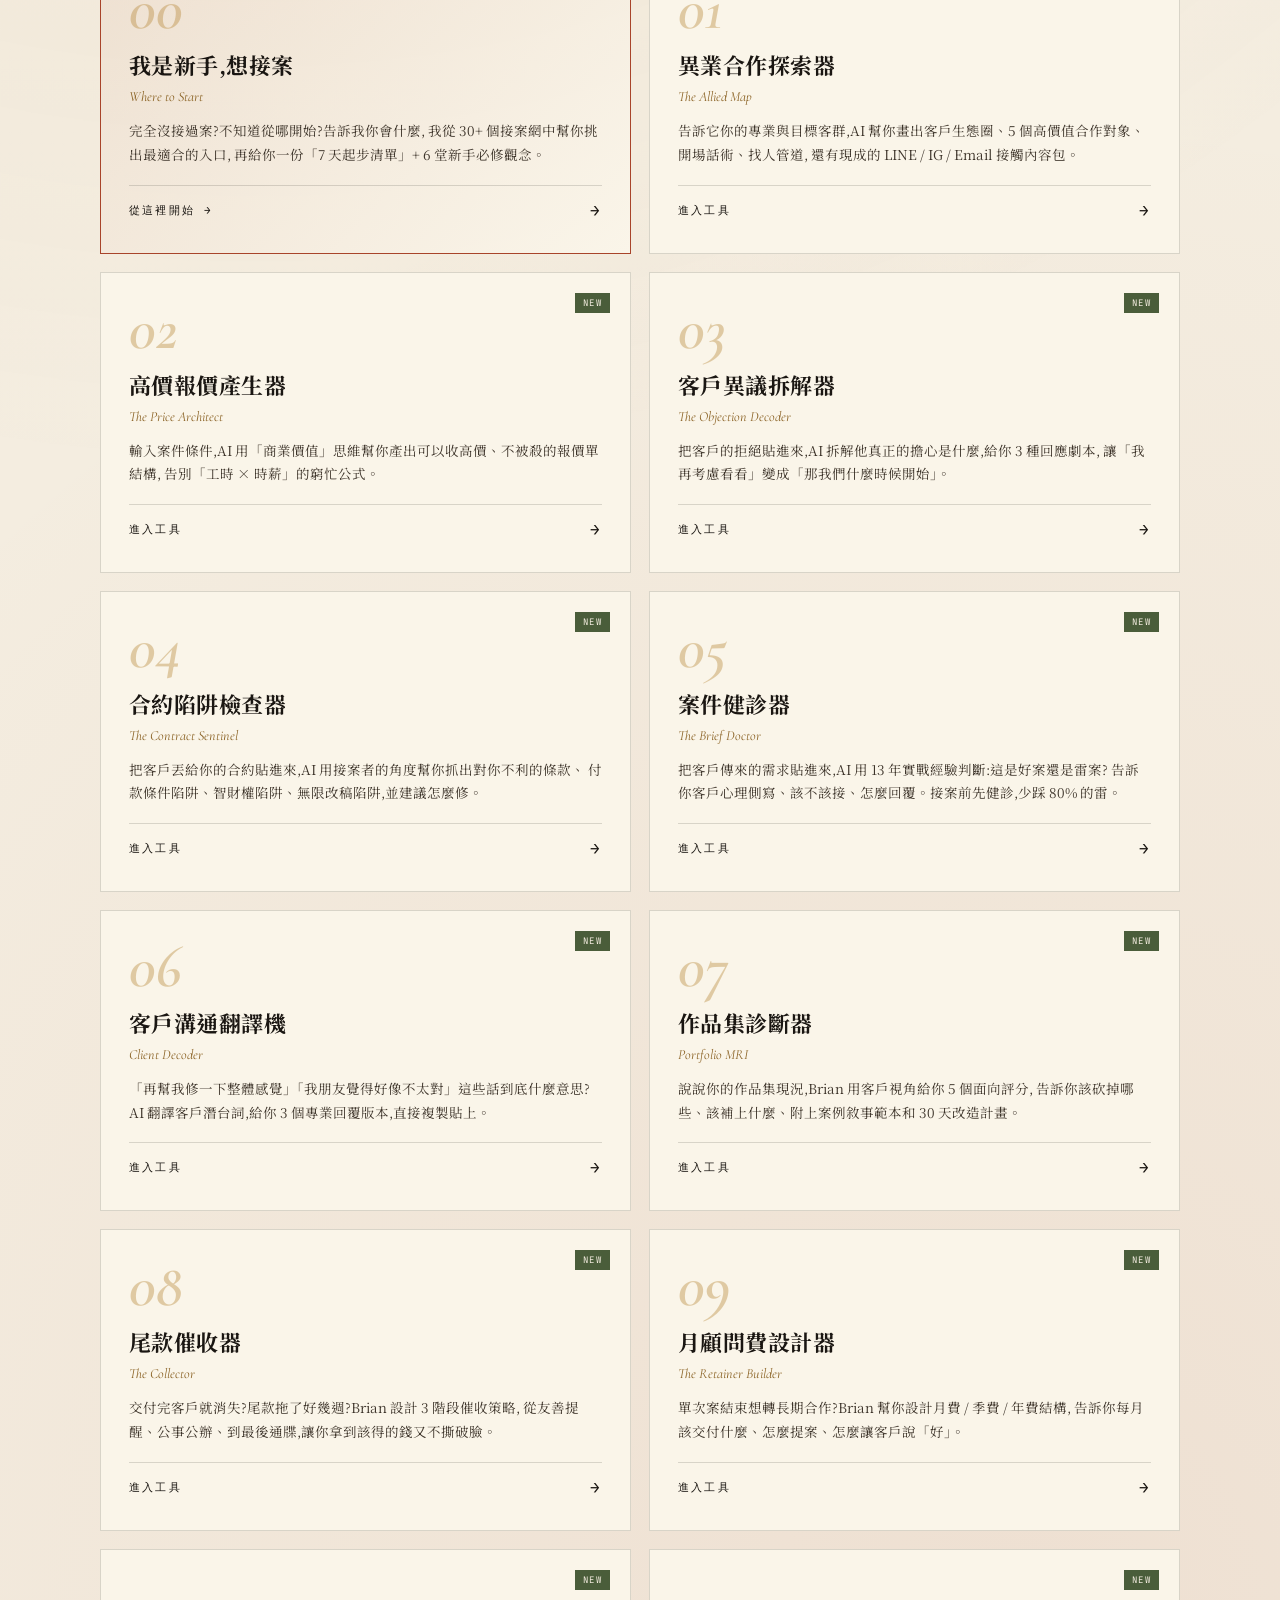
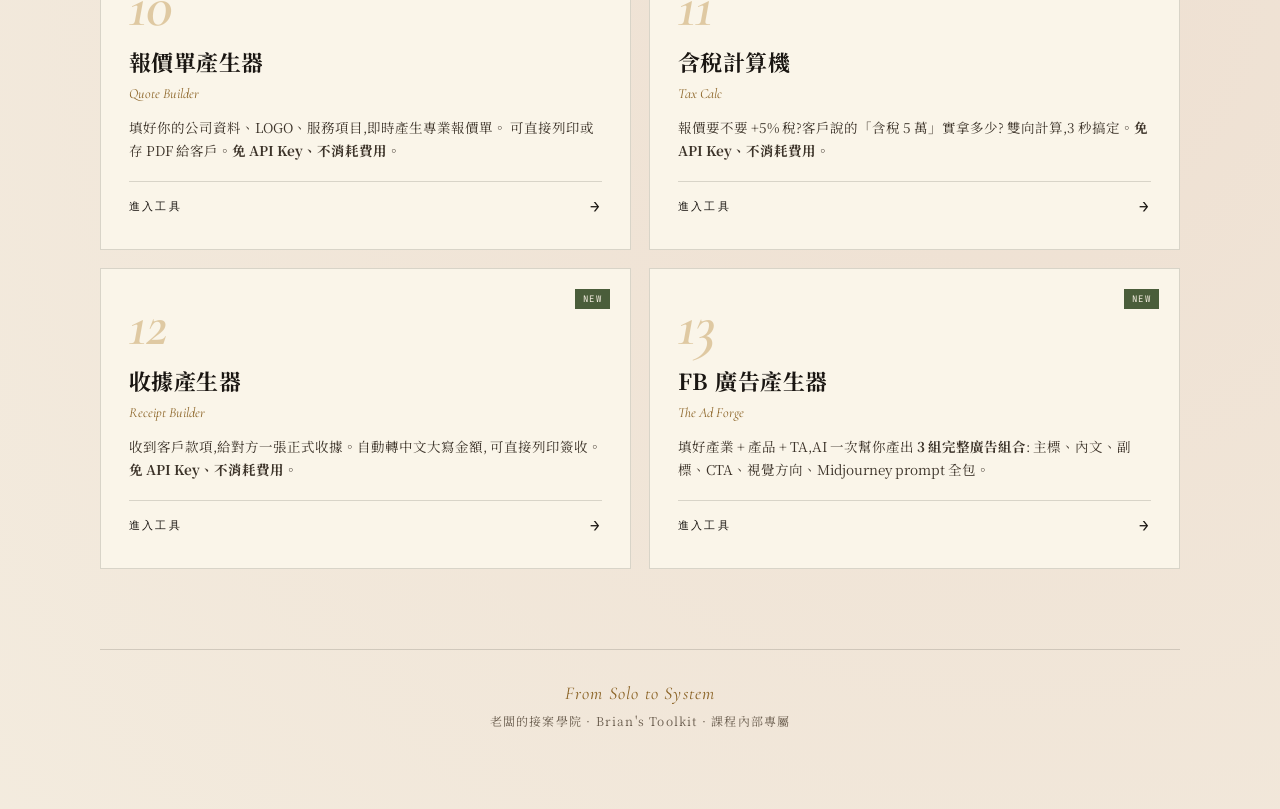
<file: tools/newbie.html>
<!DOCTYPE html>
<html lang="zh-Hant">
<head>
<meta charset="UTF-8">
<meta name="viewport" content="width=device-width, initial-scale=1.0">
<meta name="robots" content="noindex, nofollow, noarchive, nosnippet, noimageindex">
<meta name="googlebot" content="noindex, nofollow">
<meta name="bingbot" content="noindex, nofollow">
<title>新手接案起步指南 · 老闆的接案學院</title>
<script src="../js/auth.js"></script>
<script>
  if (!window.BrianAuth.isVerified()) {
    window.location.href = '../index.html';
  }
</script>
<link rel="stylesheet" href="../css/tools.css">
<style>
  /* === 新手指南專屬樣式 === */
  .platform-card {
    background: var(--paper-card); border: 1px solid var(--line);
    padding: 22px; margin-bottom: 14px; transition: all 0.2s;
  }
  .platform-card:hover { border-color: var(--gold); transform: translateY(-2px); box-shadow: 0 6px 16px rgba(0,0,0,0.05); }
  .platform-card.recommended {
    border-color: var(--gold); border-width: 2px;
    background: linear-gradient(135deg, rgba(184, 137, 58, 0.05) 0%, var(--paper-card) 100%);
  }
  .platform-header {
    display: flex; justify-content: space-between; align-items: flex-start;
    flex-wrap: wrap; gap: 10px; margin-bottom: 12px;
  }
  .platform-name {
    font-size: 19px; font-weight: 700; display: flex; align-items: center; gap: 10px;
  }
  .platform-region {
    font-family: 'JetBrains Mono', monospace; font-size: 10px;
    background: var(--ink); color: var(--paper); padding: 3px 8px;
    letter-spacing: 0.1em; text-transform: uppercase;
  }
  .platform-region.tw { background: var(--rust); }
  .platform-region.intl { background: var(--moss); }
  .platform-region.cn { background: var(--gold-deep); }
  .platform-link {
    font-family: 'JetBrains Mono', monospace; font-size: 11px;
    color: var(--gold-deep); text-decoration: none; padding: 4px 10px;
    border: 1px solid var(--gold); transition: all 0.15s;
  }
  .platform-link:hover { background: var(--gold); color: var(--ink); }
  .platform-tagline {
    font-size: 13px; color: var(--ink-mute); font-style: italic;
    margin-bottom: 14px;
  }
  .platform-attrs {
    display: grid; grid-template-columns: repeat(auto-fit, minmax(200px, 1fr));
    gap: 10px; margin-bottom: 14px;
  }
  .platform-attr {
    background: var(--paper); padding: 8px 12px;
    font-size: 12.5px; line-height: 1.6;
  }
  .platform-attr-label {
    font-family: 'JetBrains Mono', monospace; font-size: 9px;
    letter-spacing: 0.15em; color: var(--gold-deep); margin-bottom: 2px;
    text-transform: uppercase; font-weight: 700;
  }
  .platform-pros-cons {
    display: grid; grid-template-columns: 1fr; gap: 12px; margin-top: 12px;
  }
  @media (min-width: 600px) { .platform-pros-cons { grid-template-columns: 1fr 1fr; } }
  .platform-pro, .platform-con {
    background: var(--paper); padding: 10px 12px; font-size: 13px; line-height: 1.7;
  }
  .platform-pro { border-left: 2px solid var(--moss); }
  .platform-con { border-left: 2px solid var(--rust); }
  .platform-pro-label { font-weight: 700; color: var(--moss); margin-bottom: 4px; font-size: 11px; letter-spacing: 0.1em; }
  .platform-con-label { font-weight: 700; color: var(--rust); margin-bottom: 4px; font-size: 11px; letter-spacing: 0.1em; }

  .platform-first-step {
    margin-top: 14px; padding: 12px 14px;
    background: var(--ink); color: var(--paper);
    font-size: 13px; line-height: 1.7;
  }
  .platform-first-step-label {
    font-family: 'JetBrains Mono', monospace; font-size: 10px;
    color: var(--gold); letter-spacing: 0.15em; margin-bottom: 6px; font-weight: 700;
  }

  /* === Day Plan 7 天行動清單 === */
  .day-plan {
    display: grid; grid-template-columns: 80px 1fr; gap: 0;
    background: var(--paper-card); border: 1px solid var(--line);
    margin-bottom: 12px;
  }
  .day-num {
    background: var(--ink); color: var(--paper);
    display: flex; flex-direction: column; align-items: center; justify-content: center;
    padding: 16px;
  }
  .day-num-label {
    font-family: 'JetBrains Mono', monospace; font-size: 9px;
    letter-spacing: 0.2em; color: var(--gold); margin-bottom: 4px;
  }
  .day-num-big {
    font-family: 'Cormorant Garamond', serif; font-style: italic;
    font-size: 32px; font-weight: 600; line-height: 1;
  }
  .day-content { padding: 16px 20px; }
  .day-title { font-weight: 700; font-size: 15px; margin-bottom: 6px; }
  .day-tasks { font-size: 13.5px; line-height: 1.85; color: var(--ink-soft); }

  /* === 教學區 === */
  .lesson-grid {
    display: grid; grid-template-columns: 1fr; gap: 14px;
  }
  @media (min-width: 720px) { .lesson-grid { grid-template-columns: 1fr 1fr; } }
  .lesson-card {
    background: var(--paper-card); border: 1px solid var(--line);
    padding: 20px; cursor: pointer; transition: all 0.2s;
  }
  .lesson-card:hover {
    border-color: var(--gold); transform: translateY(-2px);
    box-shadow: 0 6px 16px rgba(0,0,0,0.05);
  }
  .lesson-card-icon {
    font-family: 'Cormorant Garamond', serif; font-style: italic;
    font-size: 32px; color: var(--gold); line-height: 1; margin-bottom: 10px; opacity: 0.6;
  }
  .lesson-card-title { font-size: 16px; font-weight: 700; margin-bottom: 6px; }
  .lesson-card-desc { font-size: 13px; color: var(--ink-mute); line-height: 1.65; }
  .lesson-card-cta {
    margin-top: 12px; padding-top: 10px; border-top: 1px solid var(--line);
    font-family: 'JetBrains Mono', monospace; font-size: 10px; letter-spacing: 0.15em;
    color: var(--gold-deep); text-transform: uppercase;
  }

  /* === 學習資源 === */
  .learn-resources-grid {
    display: grid; grid-template-columns: 1fr; gap: 12px;
  }
  @media (min-width: 720px) { .learn-resources-grid { grid-template-columns: 1fr 1fr; } }
  .learn-resource {
    background: var(--paper-card); border: 1px solid var(--line);
    border-left: 3px solid var(--moss);
    padding: 16px 18px; transition: all 0.2s;
  }
  .learn-resource:hover { border-color: var(--gold); transform: translateY(-2px); box-shadow: 0 4px 12px rgba(0,0,0,0.05); }
  .learn-resource.paid { border-left-color: var(--rust); }
  .learn-resource-head {
    display: flex; justify-content: space-between; align-items: center;
    flex-wrap: wrap; gap: 6px; margin-bottom: 8px;
  }
  .learn-resource-type {
    font-family: 'JetBrains Mono', monospace; font-size: 10px;
    background: var(--moss); color: white; padding: 3px 8px;
    letter-spacing: 0.1em; text-transform: uppercase;
  }
  .learn-resource-lang {
    font-family: 'JetBrains Mono', monospace; font-size: 10px;
    color: var(--ink-mute); letter-spacing: 0.1em;
  }
  .learn-resource-name {
    font-size: 15px; font-weight: 700; margin-bottom: 6px;
    line-height: 1.4;
  }
  .learn-resource-url {
    display: inline-block; font-family: 'JetBrains Mono', monospace;
    font-size: 11px; color: var(--gold-deep); margin-bottom: 8px;
    text-decoration: underline; word-break: break-all;
  }
  .learn-resource-url:hover { color: var(--rust); }
  .learn-resource-url-text {
    font-family: 'JetBrains Mono', monospace; font-size: 11px;
    color: var(--ink-mute); margin-bottom: 8px; font-style: italic;
  }
  .learn-resource-why {
    font-size: 13px; line-height: 1.7; color: var(--ink-soft);
  }

  /* === 篩選 Pills === */
  .filter-pills {
    display: flex; flex-wrap: wrap; gap: 6px; margin-bottom: 20px;
  }
  .filter-pill {
    background: var(--paper); border: 1px solid var(--line);
    padding: 6px 14px; font-size: 12.5px; cursor: pointer;
    font-family: 'Noto Serif TC', serif; transition: all 0.15s;
  }
  .filter-pill.active {
    background: var(--ink); color: var(--paper); border-color: var(--ink);
  }
  .filter-pill:hover:not(.active) { border-color: var(--gold); color: var(--gold-deep); }
</style>
</head>
<body>

<div class="ce-app">

  <!-- API Key Modal -->
  <div class="ce-modal-overlay" id="ce-key-modal">
    <div class="ce-modal">
      <div class="ce-modal-eyebrow">FIRST-TIME SETUP</div>
      <div class="ce-modal-title">Connect Your Brain</div>
      <div class="ce-modal-cn">第一次使用,請設定你的 AI 大腦</div>
      <div class="ce-modal-body">
        這個工具用 <strong>Anthropic Claude AI</strong> 幫你產生客製化的接案路徑。<br/>
        <strong>申請步驟(一次性):</strong><br/>
        1. 到 <a href="https://console.anthropic.com" target="_blank">console.anthropic.com</a> 註冊<br/>
        2. API Keys → Create Key<br/>
        3. 複製 sk-ant- 開頭的 Key 貼到下面<br/>
        4. 在 Billing 充值最低 5 美金
      </div>
      <input type="password" id="ce-api-key" placeholder="sk-ant-api03-xxxxxxxxxxxxxxxxx" autocomplete="off" />
      <div class="ce-modal-actions">
        <button class="ce-modal-btn primary" id="ce-key-save">儲存並開始</button>
      </div>
      <div class="ce-modal-cost">
        <strong>費用估算:</strong>每次產生客製建議約 NT$1。
      </div>
    </div>
  </div>

  <nav class="ce-nav">
    <a href="../index.html" class="ce-nav-brand" style="text-decoration:none;color:inherit;cursor:pointer;" title="回首頁">
      <div class="ce-nav-mark">老闆的接案學院</div>
      <div class="ce-nav-title" style="opacity:0.85;">新手接案起步指南</div>
    </a>
    <div class="ce-nav-actions">
      <a href="../index.html" class="ce-nav-btn">← 工具列表</a>
      <button class="ce-nav-btn" id="ce-settings-btn">設定 API Key</button>
    </div>
  </nav>

  <main class="ce-main">
    <div class="ce-container">

      <header class="ce-header">
        <div class="ce-eyebrow">For First-Time Freelancers</div>
        <h1 class="ce-title">Where to Start</h1>
        <div class="ce-title-cn">新手接案起步指南</div>
        <div class="ce-divider"></div>
        <p class="ce-subtitle">
          完全沒接過案?不知道從哪開始?<br/>
          告訴我你會什麼、想接什麼,<br/>
          Brian 幫你從 30+ 個接案平台中挑出最適合你的,<br/>
          再給你一份「第一週要做什麼」的行動清單。
        </p>
      </header>

      <!-- 警語 -->
      <div style="display:flex;gap:10px;align-items:flex-start;padding:14px 18px;background:rgba(184, 137, 58, 0.08);border-left:3px solid var(--gold);margin-bottom:24px;font-size:13px;line-height:1.7;color:var(--ink-soft);">
        <span style="font-size:16px;flex-shrink:0;">☕</span>
        <span>接案網推薦清單是 Brian 整理的,連結直接能開。AI 給的「客製化建議」是你的起點,實際執行有疑問<a href="https://lin.ee/9Ba3XjY" target="_blank" style="color:var(--gold-deep);text-decoration:underline;font-weight:700;">加 Brian 的 LINE</a>聊聊。</span>
      </div>

      <!-- 步驟 1:診斷表單 -->
      <div id="ce-form-page">
        <section class="ce-form-card">
          <h2 style="font-family:'Cormorant Garamond',serif;font-style:italic;font-size:26px;margin-bottom:6px;">Step 1 · Tell me about you</h2>
          <p style="font-size:14px;color:var(--ink-mute);margin-bottom:24px;">花 30 秒回答 4 題,我幫你打造專屬路徑。</p>

          <form id="ce-form" class="ce-form-grid">
            <div class="ce-field ce-full">
              <label for="nb-skill">你會什麼 / 想接什麼類型的案子</label>
              <input type="text" id="nb-skill" placeholder="例如:剪 YT 影片 / 寫網站前端 / 拍商業照 / 寫文案 / 做 PPT / 翻譯 / 平面設計 / Notion 系統 / 土木工程繪圖 / 室內設計..." required />
              <div class="ce-helper">越具體越好。如果這個技能你還不會,也直接寫,AI 會告訴你怎麼學</div>
            </div>

            <div class="ce-field">
              <label for="nb-level">經驗程度</label>
              <select id="nb-level">
                <option value="zero" selected>完全新手 - 沒做過案子,但有相關技能</option>
                <option value="hobby">業餘玩家 - 自己做過,沒收過錢</option>
                <option value="some">少量經驗 - 接過 1-3 個朋友案</option>
                <option value="emerging">起步中 - 已經有零星案,但不穩定</option>
              </select>
            </div>

            <div class="ce-field">
              <label for="nb-mode">想全職還是兼職</label>
              <select id="nb-mode">
                <option value="side" selected>下班/課餘兼職(每週 5-15 小時)</option>
                <option value="bridge">轉職過渡(下班接,目標半年內全職)</option>
                <option value="full">全職接案(已經沒在上班)</option>
                <option value="explore">先試試看,還在猶豫</option>
              </select>
            </div>

            <div class="ce-field">
              <label for="nb-lang">語言能力</label>
              <select id="nb-lang">
                <option value="zh" selected>中文為主</option>
                <option value="zh-en-read">中文為主,英文勉強看得懂</option>
                <option value="zh-en">中英都可以</option>
                <option value="en-better">英文比中文順</option>
              </select>
            </div>

            <div class="ce-field">
              <label for="nb-goal">目標收入 / 階段目標</label>
              <select id="nb-goal">
                <option>每月加 5 千-1 萬 零花錢</option>
                <option selected>每月加 1-3 萬副業收入</option>
                <option>每月加 3-8 萬,逐步累積實力</option>
                <option>準備轉全職,目標月入 5 萬+</option>
                <option>已經全職,想做到月入 10 萬+</option>
                <option>長期想做品牌,不只是賺現金</option>
              </select>
            </div>

            <div class="ce-field">
              <label for="nb-time">想多快接到第一個案?</label>
              <select id="nb-time">
                <option value="urgent">越快越好(這週/這個月)</option>
                <option value="month" selected>1 個月內</option>
                <option value="quarter">3 個月內</option>
                <option value="careful">慢慢來,先建立作品</option>
              </select>
            </div>

            <button type="submit" class="ce-submit" id="ce-submit-btn">
              產生我的接案地圖 →
            </button>
          </form>
        </section>
      </div>

      <section class="ce-results" id="ce-results"></section>

      <!-- Step 3:基礎教學 -->
      <section style="margin-top:60px;">
        <div style="margin-bottom:24px;">
          <h2 style="font-family:'Cormorant Garamond',serif;font-style:italic;font-size:32px;font-weight:600;">Before You Start</h2>
          <div style="font-size:16px;font-weight:700;border-bottom:2px solid var(--ink);display:inline-block;padding-bottom:8px;margin-top:4px;">接案前你該知道的事</div>
        </div>

        <p style="font-size:14px;color:var(--ink-soft);line-height:1.85;margin-bottom:18px;">
          接案的失敗,90% 不是技術問題,是觀念問題。點下面的卡片,Brian 會幫你開示。
        </p>

        <div class="lesson-grid">
          <div class="lesson-card" data-lesson="pricing">
            <div class="lesson-card-icon">$</div>
            <div class="lesson-card-title">第一個案要收多少錢?</div>
            <div class="lesson-card-desc">怕報太貴沒人接、怕報太便宜被當廉價勞工。Brian 教你新手期的合理定價邏輯。</div>
            <div class="lesson-card-cta">點開來看 →</div>
          </div>
          <div class="lesson-card" data-lesson="portfolio">
            <div class="lesson-card-icon">◆</div>
            <div class="lesson-card-title">沒作品集怎麼接到案?</div>
            <div class="lesson-card-desc">「客戶要看作品集,可是我沒有」破解這個雞生蛋蛋生雞的死結。</div>
            <div class="lesson-card-cta">點開來看 →</div>
          </div>
          <div class="lesson-card" data-lesson="trap">
            <div class="lesson-card-icon">⚠</div>
            <div class="lesson-card-title">新手最常踩的 5 個坑</div>
            <div class="lesson-card-desc">先收訂金、合約、改稿次數、智財權、客戶失蹤——避開這 5 個坑,你就贏一半人。</div>
            <div class="lesson-card-cta">點開來看 →</div>
          </div>
          <div class="lesson-card" data-lesson="mindset">
            <div class="lesson-card-icon">▲</div>
            <div class="lesson-card-title">接案 vs. 上班,心態差在哪?</div>
            <div class="lesson-card-desc">為什麼很多人接了幾個案就回去上班?因為心態沒轉過來。Brian 給你 5 個觀念建設。</div>
            <div class="lesson-card-cta">點開來看 →</div>
          </div>
          <div class="lesson-card" data-lesson="proposal">
            <div class="lesson-card-icon">✉</div>
            <div class="lesson-card-title">第一封投標信怎麼寫?</div>
            <div class="lesson-card-desc">為什麼你投了 30 個案沒人回?問題不在你的技術,在這封信。</div>
            <div class="lesson-card-cta">點開來看 →</div>
          </div>
          <div class="lesson-card" data-lesson="grow">
            <div class="lesson-card-icon">↗</div>
            <div class="lesson-card-title">從 0 到月入 5 萬的路徑</div>
            <div class="lesson-card-desc">不是看運氣,是有節奏的。Brian 拆解這條路的 4 個階段。</div>
            <div class="lesson-card-cta">點開來看 →</div>
          </div>
        </div>

        <div id="ce-lesson-result" style="margin-top:24px;"></div>
      </section>

      <!-- 接案網清單(放在最下面的資源庫) -->
      <section style="margin-top:60px;" id="ce-platforms-section">
        <div style="display:flex;justify-content:space-between;align-items:baseline;margin-bottom:6px;flex-wrap:wrap;gap:8px;">
          <div>
            <h2 style="font-family:'Cormorant Garamond',serif;font-style:italic;font-size:32px;font-weight:600;">All Platforms</h2>
            <div style="font-size:16px;font-weight:700;border-bottom:2px solid var(--ink);display:inline-block;padding-bottom:8px;margin-top:4px;">30+ 接案網完整清單</div>
          </div>
          <div style="font-family:'JetBrains Mono', monospace;font-size:11px;color:var(--ink-mute);letter-spacing:0.15em;" id="ce-platform-count">LOADING...</div>
        </div>

        <p style="font-size:14px;color:var(--ink-soft);line-height:1.85;margin:18px 0;">
          這是 Brian 整理的全球主流接案平台,涵蓋台灣本土、英文國際、亞洲華文、垂直領域。
          上面 AI 已經為你挑了適合的,如果想看完整清單就在這裡瀏覽。
        </p>

        <div class="filter-pills" id="ce-filter-pills">
          <button class="filter-pill active" data-filter="all">全部顯示</button>
          <button class="filter-pill" data-filter="tw">台灣本土</button>
          <button class="filter-pill" data-filter="intl">英文國際</button>
          <button class="filter-pill" data-filter="cn">中港 / 亞洲</button>
          <button class="filter-pill" data-filter="vertical">垂直領域</button>
        </div>

        <div id="ce-platforms-list"></div>
      </section>
      <!-- Brian 金句 + 部落格入口 -->
      <div style="max-width:1100px;margin:60px auto 0;padding:0 24px;">
        
      <div class="ce-brian-quote">
        <div class="ce-brian-quote-eyebrow">★ BRIAN'S WISDOM</div>
        <div class="ce-brian-quote-text">努力是最不值得一提的事。<br/>還有時間說自己很努力,就是不夠努力。<br/>真正在路上的人,沒空跟人比辛苦。</div>
        <div class="ce-brian-quote-source">— BRIAN ON 接案起步</div>
      </div>
<div class="ce-blog-bridge-desc">
            這個工具是策略起點,Brian 的部落格是 13 年實戰累積的觀念底氣。<br/>
            91 頁原創文章,從品牌行銷、創業心法、到生活哲學。
          </div>
          <a href="https://www.ceobrian.com/" target="_blank" rel="noopener">前往「做生意就像談戀愛」 →</a>
        </div>

      </div>


      <footer style="text-align:center;margin-top:80px;padding-top:28px;border-top:1px solid var(--line);font-size:12px;color:var(--ink-mute);letter-spacing:0.1em;">
        <div style="font-family:'Cormorant Garamond',serif;font-style:italic;font-size:16px;color:var(--gold-deep);margin-bottom:6px;">From Solo to System</div>
        <div>老闆的接案學院 · 新手接案起步指南</div>
      </footer>
    </div>
  </main>
</div>

<script src="../js/tools-common.js"></script>
<script>
(function() {
  const T = window.BrianTools;

  // ========================================
  // 接案平台資料庫(Brian 整理)
  // ========================================
  const PLATFORMS = [
    // === 台灣本土 ===
    { name: '104 外包網', url: 'https://case.104.com.tw', region: 'tw', tagline: '台灣最大宗的外包平台,各類型案件都有',
      good_for: '入門新手、想接中小企業案、各種類型專案',
      level: '完全新手到中階',
      pros: '案件量大、台灣客戶溝通沒語言隔閡、平台知名度高',
      cons: '殺價嚴重、競爭激烈、低價案多',
      first_step: '先註冊→完整填寫個人簡介→放 3-5 個作品→挑「預算明確、需求清楚」的案投標,不要碰那種「預算面議+簡介一句話」的雷案' },

    { name: '518 外包網', url: 'https://case.518.com.tw', region: 'tw', tagline: '518 旗下的外包子站,案件結構類似 104',
      good_for: '行銷、設計、IT 類接案者',
      level: '完全新手到中階',
      pros: '介面比 104 簡潔、案件分類細',
      cons: '案件量比 104 少、客戶議價也兇',
      first_step: '跟 104 一起註冊使用,案件不要重複投太多家,挑一兩個重點經營' },

    { name: 'Tasker 出任務', url: 'https://www.tasker.com.tw', region: 'tw', tagline: '在地化任務媒合,從家事到專業服務都有',
      good_for: '在地服務、雜項任務、實體類接案',
      level: '完全新手',
      pros: '小任務多、適合練習接單流程',
      cons: '單價低、適合做初期練手不適合主力',
      first_step: '挑離家近、單價合理的小任務,先累積評價分數' },

    { name: 'Pro360 達人網', url: 'https://www.pro360.com.tw', region: 'tw', tagline: '專業服務媒合,客戶主動發案找你',
      good_for: '專業類服務(設計、攝影、家教、顧問)',
      level: '完全新手到中階',
      pros: '反向媒合(客戶找你)、不用主動投標、客單價較高',
      cons: '需要付費抽客戶聯絡方式、要排隊等案',
      first_step: '設定好「服務類別」、放充足作品集、設定服務地區,然後耐心等案件通知' },

    { name: 'TalentX', url: 'https://www.talentx.com.tw', region: 'tw', tagline: '台灣設計師、創作者媒合平台',
      good_for: '設計師、插畫家、影像工作者',
      level: '中階以上',
      pros: '客戶素質較高、案件較精緻',
      cons: '門檻較高、新手接案機會較少',
      first_step: '把作品集做精緻、寫清楚自己擅長的風格,平台會主動推薦給適合的客戶' },

    { name: '魔法雲設計', url: 'https://www.magicx.com.tw', region: 'tw', tagline: '專注於設計類接案媒合',
      good_for: '平面設計、品牌設計、包裝設計',
      level: '完全新手到中階',
      pros: '設計案件集中、容易曝光',
      cons: '殺價問題、競爭激烈',
      first_step: '先填好個人簡介、放代表作 5-10 件、留意每天新案' },

    { name: 'CakeResume 接案', url: 'https://www.cakeresume.com/jobs/freelance', region: 'tw', tagline: 'CakeResume 求職平台的接案版',
      good_for: '工程師、設計師、產品經理',
      level: '中階以上',
      pros: '客戶多為新創/科技公司、案件素質高、薪資透明',
      cons: '案件量比正職少、競爭激烈',
      first_step: '把履歷打好(CakeResume 本身就是履歷工具)、加上接案標籤、定期主動投件' },

    { name: 'Yourator 接案', url: 'https://www.yourator.co/freelance', region: 'tw', tagline: '新創圈的接案媒合',
      good_for: '想接新創公司案、數位產品開發者',
      level: '中階以上',
      pros: '新創客戶 mindset 開放、長期合作機會多',
      cons: '案量少、要求專業度高',
      first_step: '完整填寫個人經歷、表明擅長協助什麼類型新創' },

    // === 國際英文 ===
    { name: 'Upwork', url: 'https://www.upwork.com', region: 'intl', tagline: '全球最大英文接案平台',
      good_for: '英文 OK、想接國際客戶、各類型專業',
      level: '中階以上(英文要能溝通)',
      pros: '案件量超大、國際客單價高、可長期合作',
      cons: '競爭來自全球(印度、菲律賓低價競爭)、平台抽成 10%',
      first_step: '把個人檔案 100% 完成、英文寫清楚、剛開始接低價案累積 5-star 評價,後面才能接到高價案' },

    { name: 'Fiverr', url: 'https://www.fiverr.com', region: 'intl', tagline: '從 5 美金起跳的服務商城',
      good_for: '想用「商品化」方式賣服務、打包套裝',
      level: '完全新手到中階',
      pros: '不用主動投標、把服務上架等客人來、適合 SOHO',
      cons: '低價內捲嚴重、平台抽成 20%',
      first_step: '不要從 5 美金開始,設計 3 階段套餐(Basic/Standard/Premium),包裝清楚的交付物' },

    { name: 'Freelancer.com', url: 'https://www.freelancer.com', region: 'intl', tagline: '老牌全球接案平台',
      good_for: '工程、設計、寫作、行銷各種類別',
      level: '中階以上',
      pros: '案件量大、有競標模式',
      cons: '低價競爭兇、品質參差不齊',
      first_step: '挑「verified payment」的案件投標,避免被騙稿' },

    { name: 'Toptal', url: 'https://www.toptal.com', region: 'intl', tagline: '頂尖人才平台,只收前 3% 申請者',
      good_for: '資深工程師、設計師、PM、財務顧問',
      level: '資深(5 年以上經驗)',
      pros: '客單價超高(時薪 60-200 美金)、客戶都是矽谷大公司',
      cons: '入會試煉嚴格(篩選率低)、要全英文應答',
      first_step: '英文 CV 準備好,接受 Toptal 的多輪測試(技術測+專案測+面試),通過後就能接到頂級案' },

    { name: '99designs', url: 'https://99designs.com', region: 'intl', tagline: '專注設計類的競標平台',
      good_for: '平面設計、Logo、包裝、網頁視覺',
      level: '中階以上',
      pros: '案件素質好、國際客戶為主',
      cons: '競標模式(沒中就白做)、新手難勝出',
      first_step: '先看別人得獎作品學風格,選自己擅長的類型,從小型 Logo 案開始磨' },

    { name: 'Behance Hire', url: 'https://www.behance.net/hire', region: 'intl', tagline: 'Adobe 旗下,設計師作品集平台兼接案',
      good_for: '設計師、插畫家、攝影師',
      level: '中階以上',
      pros: '本來就是放作品集的地方、被動曝光、客戶主動找上門',
      cons: '不能主動投標、要等客戶找你',
      first_step: '把 Behance 個人檔案做漂亮、開啟「Available for Hire」標記' },

    { name: 'Dribbble', url: 'https://dribbble.com', region: 'intl', tagline: '設計師的作品社群,也能接案',
      good_for: 'UI/UX、視覺設計師',
      level: '中階以上',
      pros: '社群文化好、容易被同行/獵頭看到',
      cons: '邀請制(要有人邀請才能 Pro)、設計風格偏特定 aesthetic',
      first_step: '先當 follower 看別人作品,等被邀請後再升級 Pro 開接案' },

    { name: 'Contra', url: 'https://contra.com', region: 'intl', tagline: '無傭金的獨立工作者平台',
      good_for: '創意類、行銷、產品設計',
      level: '中階以上',
      pros: '0% 抽成(全部給你)、品牌調性好、適合做個人品牌',
      cons: '案件量還在成長中、客戶以美國新創為主',
      first_step: '建立 Contra 個人頁(像 portfolio),分享自己作品,接案直接走平台合約' },

    { name: 'PeoplePerHour', url: 'https://www.peopleperhour.com', region: 'intl', tagline: '英國起家的接案平台',
      good_for: '設計、寫作、行銷、開發',
      level: '完全新手到中階',
      pros: '歐洲客戶為主、競爭比 Upwork 少',
      cons: '抽成高、案件量比 Upwork 少',
      first_step: '上架自己的「Hourlies」(預先打包的服務),設定明確交付時程' },

    { name: 'Guru.com', url: 'https://www.guru.com', region: 'intl', tagline: '老牌接案平台,適合長期合作',
      good_for: '工程、IT、設計類',
      level: '中階以上',
      pros: 'SafePay 託管制度、保護接案者',
      cons: '介面老派、案件量普通',
      first_step: '完整填寫個人簡介、設定 5 個 portfolio 項目' },

    { name: 'Workana', url: 'https://www.workana.com', region: 'intl', tagline: '拉美最大接案平台,西語英語都通',
      good_for: '想接拉美/西語客戶',
      level: '中階以上',
      pros: '競爭比北美小、客戶單價合理',
      cons: '需要西語或英語、付款流程稍複雜',
      first_step: '註冊填西語/英語介紹、挑 fixed-price 案開始' },

    { name: 'We Work Remotely', url: 'https://weworkremotely.com', region: 'intl', tagline: '遠端工作職缺板,有不少 freelance',
      good_for: '工程師、設計師、行銷、寫作',
      level: '中階以上',
      pros: '都是真實國際公司、薪資透明',
      cons: '比較像找正職、freelance 佔比較低',
      first_step: '訂閱每日 email,看到適合的 freelance 案就直接寄履歷給對方' },

    // === 中港 / 亞洲 ===
    { name: '豬八戒網', url: 'https://www.zbj.com', region: 'cn', tagline: '中國最大接案平台',
      good_for: '中文母語、想接中國案',
      level: '完全新手到中階',
      pros: '案件量爆大、品類齊全',
      cons: '殺價兇、付款風險、需處理跨境匯款',
      first_step: '先觀察 1 週看市場行情,挑「擔保交易」的案件,絕對不接「先做後付」' },

    { name: '一品威客', url: 'https://www.epwk.com', region: 'cn', tagline: '中國綜合接案網',
      good_for: '設計、開發、行銷',
      level: '中階以上',
      pros: '設計類案件多',
      cons: '競爭兇、匯款慢',
      first_step: '完整填寫資料、放高品質作品 10 件以上' },

    { name: 'HelloToby (HK)', url: 'https://www.hellotoby.com', region: 'cn', tagline: '香港最大專業服務媒合',
      good_for: '想接香港客戶、實體服務類',
      level: '完全新手',
      pros: '反向媒合、客戶主動聯絡',
      cons: '需要香港身分或註冊',
      first_step: '註冊→上架服務→等客戶詢問' },

    { name: 'Coding Pickle', url: 'https://www.codingpickle.com', region: 'cn', tagline: '亞洲開發者媒合平台',
      good_for: '工程師、技術人才',
      level: '中階以上',
      pros: '亞洲新創客戶多、案件品質好',
      cons: '只限技術類',
      first_step: '註冊填技術棧、等媒合' },

    // === 垂直領域 ===
    { name: 'Awwwards Jobs', url: 'https://www.awwwards.com/jobs', region: 'vertical', tagline: '頂尖網頁設計師的接案板',
      good_for: '高端網頁設計師、UI/UX',
      level: '資深',
      pros: '客戶都是看重設計品質的、品牌好',
      cons: '門檻很高',
      first_step: '先把作品集做到 Awwwards 等級再來' },

    { name: 'Stack Overflow Jobs', url: 'https://stackoverflow.com/jobs', region: 'vertical', tagline: '工程師專屬職缺板',
      good_for: '工程師、技術人才',
      level: '中階以上',
      pros: '都是真實技術公司、薪資好',
      cons: '正職為主、freelance 較少',
      first_step: '完整填寫 Stack Overflow Developer Story 個人檔案' },

    { name: 'Working Not Working', url: 'https://workingnotworking.com', region: 'vertical', tagline: '創意人專屬媒合平台',
      good_for: '頂尖創意人、廣告人、設計師',
      level: '資深',
      pros: '客戶都是國際大品牌',
      cons: '邀請制、入會難',
      first_step: '先累積得獎作品再來申請' },

    { name: 'Notion Template Marketplace', url: 'https://www.notion.so/templates', region: 'vertical', tagline: '販售 Notion 模板',
      good_for: '會做 Notion 系統的人',
      level: '完全新手',
      pros: '一次做、永遠賣、被動收入',
      cons: '前期銷售要靠社群推廣',
      first_step: '做一個自己用得最順的 Notion 模板,上架時寫清楚使用情境' },

    { name: 'Gumroad', url: 'https://gumroad.com', region: 'vertical', tagline: '販售數位商品(模板、教材、工具)',
      good_for: '想做被動收入的創作者',
      level: '完全新手',
      pros: '上架超簡單、適合做數位產品',
      cons: '完全靠自己引流、不會有人主動找你',
      first_step: '做一個小東西(範本/教材/PDF/icon set)上架,搭配 IG/Twitter 推廣' },

    { name: 'Creative Market', url: 'https://creativemarket.com', region: 'vertical', tagline: '販售設計素材(字體、圖庫、模板)',
      good_for: '設計師做被動收入',
      level: '中階以上',
      pros: '平台流量大、適合做設計素材生意',
      cons: '抽成 30-40%、需持續上架新品',
      first_step: '挑一個品類(例如:婚禮邀請卡模板)做 10 個以上上架' }
  ];

  const REGION_LABELS = { tw: '台灣本土', intl: '英文國際', cn: '中港 / 亞洲', vertical: '垂直領域' };

  // ========================================
  // 教學內容
  // ========================================
  const LESSONS = {
    pricing: {
      title: '第一個案要收多少錢?',
      content: `Brian 教練說:

新手最常見的兩個錯誤——
「報太貴怕沒人要」→ 結果接的都是低價爛案,做到死還賺不到錢
「報太便宜想累積經驗」→ 結果客戶把你當廉價勞工,做完還叫你下次再便宜點

【新手定價的三個原則】

1. 「練手期」用接近成本價,但要有期限
   接案前 3-5 個案,可以收市場行情的 50-70%。
   但你心裡要清楚這是「練手投資」,不是常態。
   做完每個案都要更新作品集、收評價、然後下個案漲價。

2. 不要報「時薪」,報「成果價」
   新手報時薪會被質疑「你才剛入行,憑什麼一小時 1000 元?」
   報成果價(例如:一個 Logo 設計 8000 元),客戶就不會去算你做幾小時。

3. 報價時加上「為什麼」
   不要說「這個案 1.5 萬」就停。
   要說「這個案 1.5 萬,包含:3 個初稿讓你選、修改 2 次、含原始檔交付」。
   客戶不殺有結構的報價。

【新手期合理區間參考】(以台灣市場)
- 平面設計類:Logo 5000-1.5 萬、傳單 3000-8000、品牌規劃 3-8 萬
- 攝影類:商業攝影半天 8000-1.5 萬、人像 5000-1 萬
- 影片類:1 分鐘短片 1-3 萬、企業形象片 5-15 萬
- 文案類:文章 1500-5000/篇、品牌標語 1-3 萬
- 程式類:小工具 1-3 萬、企業官網 3-15 萬
- 翻譯類:0.5-3 元/字(看語言對和專業度)

實際還是要看你的作品品質和客戶類型,以上只是地板價參考。

★ 真實狀況歡迎加 LINE 跟 Brian 聊聊。`
    },
    portfolio: {
      title: '沒作品集怎麼接到案?',
      content: `Brian 教練說:

「我沒作品所以接不到案,接不到案所以沒作品」——這是新手最常卡住的死循環。

破解方法:不要等別人發案,你主動「自造作品」。

【自造作品的 4 個方法】

1. 重新設計知名品牌(Redesign Project)
   選 3-5 個你欣賞的品牌(例如:鼎泰豐、誠品、星巴克),幫他們做一個你版本的設計。
   注意:作品標題要寫「個人練習作品 / Personal Project / Concept」,不要假裝是真實合作。
   這種作品反而比真實案更能展現你的審美和能力。

2. 為虛構品牌做完整提案
   自己捏一個品牌名(例如:「山與海咖啡」),從 Logo、名片、菜單、IG 視覺一次做完整。
   完整度勝過數量。

3. 接朋友/家人的真實小案(免費或半價)
   注意:免費接案前說好「換條件」——例如「我免費做,但你要在 IG 推薦我、給我具名見證」。
   不能只做白工。

4. 加入「設計挑戰」或「黑客松」
   像 Daily UI Challenge、台灣前端設計挑戰、各種 Hackathon。
   這些活動的產出可以直接放作品集,還能認識同行。

【作品集的 5 個重點】
- 寧少不雜:5 個精選好作品 > 30 個普通作品
- 寫清楚「我做了什麼」(不要只放圖)
- 標明「設計理念 / 解決什麼問題」
- 放「過程稿」(草圖、修改版本) 證明專業
- 用 Behance / Notion / 自架網站,不要只放雲端硬碟

★ 不確定作品集怎麼包裝歡迎加 LINE 跟 Brian 聊聊。`
    },
    trap: {
      title: '新手最常踩的 5 個坑',
      content: `Brian 教練說:

接案前想清楚這 5 件事,你就比 80% 的同行少踩雷。

【坑 1:沒收訂金就開工】
「先做做看,你滿意再付」——聽起來好像對方很大方,實際上你要承擔所有風險。
正確做法:訂金至少 30-50%(收到才開工),尾款交付前付清。
小案可以收 100% 才動工,別怕得罪人,專業的客戶會理解。

【坑 2:沒簽合約就答應】
口頭講好的「不會超過 3 次修改」,做到第 5 次客戶說「我記得是 5 次啊」。
怎麼辦?寫下來。
不用真的請律師,一頁紙的「合作備忘錄」就能保護你 90% 的麻煩。
應該寫的:服務範圍、修改次數、付款條件、智財權歸屬、交期、終止條款。

【坑 3:不限改稿次數】
「修到滿意為止」——這句話會把你做死。
標準寫法:「初稿 1 次、大改 1 次、小修 2 次,超過部分另計」。
什麼是大改 vs 小修?也要寫清楚,不然客戶會說「我這個叫小修啦」。

【坑 4:智財權沒講清楚】
你做完一個 Logo,客戶用了。
半年後客戶說:「我也想拿你做的這個,把它改一下用在新公司。」
你說:「不行,版權是我的。」
客戶說:「我付錢買的,當然是我的。」——誰對?
合約沒寫的話,通常法律上版權歸你(著作權法),但你會跟客戶撕破臉。
正確做法:合約直接寫清楚——「客戶取得使用權 / 修改權 / 完整著作權」並標明範圍。

【坑 5:客戶失蹤】
你做到一半,客戶不回訊息了,3 個月後突然出現:「欸我們繼續吧,還有那個尾款喔...」
合約裡一定要有「逾期條款」:超過 X 天無回應視為終止合作,訂金不退、尾款照算。

★ 合約要怎麼寫歡迎加 LINE 跟 Brian 聊聊,我有現成範本。`
    },
    mindset: {
      title: '接案 vs. 上班,心態差在哪?',
      content: `Brian 教練說:

很多人接了幾個案後又回去上班,不是因為錢少,是因為心態沒轉過來。

【觀念 1:你不是員工,是老闆】
上班時做不好被罵,接案做不好客戶不付錢、不再合作、還跟同行說你壞話。
你要為「整個案的成果」負責,不是「我寫好我那段就好」。
這意味著:溝通、專案管理、品質把關、後續服務,全部是你的事。

【觀念 2:會做不等於會賣】
你的技術可能比上班的同事強 80%,但如果你不會包裝、不會寫提案、不會談判,
你的收入會輸給那個技術沒你好但很會講的人。
這也是為什麼 Brian 一直強調「顧問式接案」——你的價值不是手藝,是解決問題的能力。

【觀念 3:沒人幫你保證收入】
上班月薪固定,接案是這個月接 5 案、下個月可能 0 案。
重點不是運氣,是你有沒有「案源系統」。
新手期一定會起伏,要心理準備至少 6 個月才會穩定。
不要因為一兩個月慘就放棄。

【觀念 4:時間是你的成本】
上班一小時就一小時的薪水,接案一小時可能換來 0 元(你在跟廠商議價、修改、追款)。
你要學會分配時間:多少時間做案、多少時間找新客、多少時間學新技能、多少時間休息。
不會分配時間的接案者最後都會 burnout。

【觀念 5:你的對手不是同行,是「客戶選擇不做」】
新手以為「我跟同行 PK」,所以一直比價、比技術。
其實客戶最常做的決定是「再考慮看看 / 不要做了」。
你要打敗的是這個「不行動」,不是隔壁那個設計師。
方法:幫客戶看到「不做的損失」比「做的成本」大很多。

★ 心態建立的細節歡迎加 LINE 跟 Brian 一對一聊。`
    },
    proposal: {
      title: '第一封投標信怎麼寫?',
      content: `Brian 教練說:

新手投了 30 個案沒人回,通常不是技術問題,是這封信寫錯了。

【90% 的新手會這樣寫(錯誤示範)】

「您好,我是 XX,有 3 年設計經驗,擅長 Logo 設計、品牌設計、UI 設計。
我的作品集在這裡:[連結]
報價可以聊,謝謝。」

問題在哪?
- 對方完全不知道「為什麼是你」
- 沒有針對他的需求做任何回應
- 看起來像群發信
- 完全沒有「下一步」

【Brian 風格的投標信(正確示範)】

主旨:關於您的「品牌 Logo + 名片」案,有一個建議想跟您聊

「OO 您好,

我看到您在徵 Logo 設計+名片,您寫到希望「年輕、專業、有溫度」。

我先快速分享一個觀察:很多新創想要「年輕專業」,但常常做出來偏「網路流行風」,
3 年後品牌就過時了。我之前有一個客戶就是這樣,做完半年就後悔重做。

如果你願意,我可以先免費花 30 分鐘跟你聊聊:
- 你的目標客戶輪廓是?
- 你希望品牌 5 年後給人什麼感覺?

聊完我可以給你一個有依據的提案,而不是憑空亂猜。

我的作品在這裡:[Behance 連結]
報價:Logo + 名片設計約 1.5-3 萬,看複雜度。
時程:聊完後 2-3 週交付。

方便這週四前回覆嗎?如果你還在比較其他人,告訴我大概時間線即可。

XX」

【拆解這封信為什麼有效】
1. 主旨不是「應徵 / 報價」,是「我有個建議」——勾起好奇
2. 開頭立刻引用對方需求,證明我看了
3. 給一個對方關心的「市場觀察」,展現專業
4. 邀請「30 分鐘免費對談」,降低決策門檻
5. 報價有區間+理由,不是死板數字
6. 結尾給「明確但低壓」的下一步

★ 投標信要針對你的領域客製化,歡迎加 LINE 跟 Brian 聊。`
    },
    grow: {
      title: '從 0 到月入 5 萬的路徑',
      content: `Brian 教練說:

很多人以為從 0 到月入 5 萬要靠運氣,其實是有節奏的。
我把這條路拆成 4 個階段,每個階段平均 2-3 個月。

【Stage 1:練手期(月收入 0-1 萬)】
目標:接到 5 個案、累積 5 個作品、收 5 個客戶見證。

要做的事:
- 自造 3 個練習作品(Redesign Project)
- 主動找朋友/前同事的小案,半價或免費接(換見證)
- 把作品集做到「拿出去不丟臉」的程度
- 註冊 1-2 個接案網,每天投 3-5 個案

不要做的事:
- 一次註冊 10 個平台分散精力
- 接超出能力的大案
- 為了 5000 元案吵 3 天合約

【Stage 2:啟動期(月收入 1-3 萬)】
目標:接案網開始有人主動找你、第一個複購客戶出現。

要做的事:
- 每週固定花 5 小時更新作品集 + 寫 1 篇案例
- 在 IG/FB/LinkedIn 分享你做案的過程,建立個人品牌
- 收每個客戶的「具名見證」放網站
- 開始挑案(拒絕不適合的低價案)

不要做的事:
- 接太多案做不完、品質下降
- 急著漲價(資歷還不夠)

【Stage 3:成長期(月收入 3-5 萬)】
目標:案源穩定、不用每天投標、開始有口碑轉介紹。

要做的事:
- 把單價往上調 30-50%,過濾客戶
- 開始做「異業合作」(用 Brian 的工具)
- 嘗試訂閱制 / 月顧問費等長期模式
- 把好的客戶變成 case study 大宣傳

不要做的事:
- 還在跑接案網接低價案
- 害怕漲價失去客戶(你會失去的是不對的客戶)

【Stage 4:穩定期(月收入 5-10 萬+)】
目標:有 3-5 個長期合作、不再焦慮下個月案源。

要做的事:
- 開始拒絕「一次性」案,只接「能變長期」的
- 接觸更高層級客戶(品牌主、創辦人)
- 升級服務模式:從「執行者」變「顧問」
- 考慮開始帶團隊、外包部分工作

★ 這條路 Brian 走過,中間有很多細節歡迎加 LINE 詳聊。`
    }
  };

  // ========================================
  // DOM
  // ========================================
  const form = document.getElementById('ce-form');
  const formPage = document.getElementById('ce-form-page');
  const resultsEl = document.getElementById('ce-results');
  const submitBtn = document.getElementById('ce-submit-btn');
  const platformsList = document.getElementById('ce-platforms-list');
  const platformCount = document.getElementById('ce-platform-count');
  const filterPills = document.getElementById('ce-filter-pills');
  const lessonResultEl = document.getElementById('ce-lesson-result');

  T.setupApiKeyModal('ce-key-modal', 'ce-api-key', 'ce-key-save');
  document.getElementById('ce-settings-btn').addEventListener('click', () => {
    document.getElementById('ce-api-key').value = T.getApiKey();
    document.getElementById('ce-key-modal').classList.add('show');
  });

  // ========================================
  // 渲染平台清單
  // ========================================
  let currentFilter = 'all';

  function renderPlatforms() {
    const filtered = currentFilter === 'all'
      ? PLATFORMS
      : PLATFORMS.filter(p => p.region === currentFilter);

    platformCount.textContent = `${filtered.length} / ${PLATFORMS.length} PLATFORMS`;

    platformsList.innerHTML = filtered.map(p => `
      <div class="platform-card">
        <div class="platform-header">
          <div class="platform-name">
            ${T.escapeHtml(p.name)}
            <span class="platform-region ${p.region}">${REGION_LABELS[p.region]}</span>
          </div>
          <a href="${T.escapeHtml(p.url)}" target="_blank" rel="noopener" class="platform-link">前往 →</a>
        </div>
        <div class="platform-tagline">${T.escapeHtml(p.tagline)}</div>
        <div class="platform-attrs">
          <div class="platform-attr">
            <div class="platform-attr-label">適合誰</div>
            ${T.escapeHtml(p.good_for)}
          </div>
          <div class="platform-attr">
            <div class="platform-attr-label">難度</div>
            ${T.escapeHtml(p.level)}
          </div>
        </div>
        <div class="platform-pros-cons">
          <div class="platform-pro">
            <div class="platform-pro-label">★ 優點</div>
            ${T.escapeHtml(p.pros)}
          </div>
          <div class="platform-con">
            <div class="platform-con-label">⚠ 缺點 / 注意</div>
            ${T.escapeHtml(p.cons)}
          </div>
        </div>
        <div class="platform-first-step">
          <div class="platform-first-step-label">★ BRIAN 的第一步建議</div>
          ${T.escapeHtml(p.first_step)}
        </div>
      </div>
    `).join('');
  }

  filterPills.querySelectorAll('.filter-pill').forEach(pill => {
    pill.addEventListener('click', () => {
      filterPills.querySelectorAll('.filter-pill').forEach(p => p.classList.remove('active'));
      pill.classList.add('active');
      currentFilter = pill.dataset.filter;
      renderPlatforms();
    });
  });

  renderPlatforms();

  // ========================================
  // 教學區
  // ========================================
  document.querySelectorAll('.lesson-card').forEach(card => {
    card.addEventListener('click', () => {
      const key = card.dataset.lesson;
      const lesson = LESSONS[key];
      if (!lesson) return;

      lessonResultEl.innerHTML = `
        <div class="ce-block">
          <div class="ce-block-header">
            <div class="ce-block-title">${T.escapeHtml(lesson.title)}</div>
            <button class="ce-action-btn" id="ce-close-lesson" style="background:transparent;border-color:var(--paper);color:var(--paper);">關閉</button>
          </div>
          <div class="ce-block-body">
            <div style="white-space:pre-wrap;font-size:14.5px;line-height:1.95;color:var(--ink-soft);">${T.escapeHtml(lesson.content)}</div>
          </div>
        </div>
      `;
      document.getElementById('ce-close-lesson').addEventListener('click', () => {
        lessonResultEl.innerHTML = '';
      });
      lessonResultEl.scrollIntoView({ behavior: 'smooth', block: 'start' });
    });
  });

  // ========================================
  // AI 客製化建議
  // ========================================
  form.addEventListener('submit', async (e) => {
    e.preventDefault();
    if (!T.getApiKey()) { document.getElementById('ce-key-modal').classList.add('show'); return; }

    const input = {
      skill: document.getElementById('nb-skill').value.trim(),
      level: document.getElementById('nb-level').value,
      mode: document.getElementById('nb-mode').value,
      lang: document.getElementById('nb-lang').value,
      goal: document.getElementById('nb-goal').value,
      time: document.getElementById('nb-time').value
    };
    if (!input.skill) return;

    submitBtn.disabled = true;
    submitBtn.textContent = '正在為你規劃...';
    resultsEl.innerHTML = `
      <div class="ce-loading">
        <div class="ce-loading-text">Brian 正在從 30+ 平台中,為你挑出最適合的入口...</div>
        <div class="ce-loading-bar"></div>
      </div>
    `;

    try {
      const data = await generatePath(input);
      renderPath(data, input);
    } catch (err) {
      console.error(err);
      resultsEl.innerHTML = `<div class="ce-error">產生失敗:${T.escapeHtml(err.message)}</div>`;
    } finally {
      submitBtn.disabled = false;
      submitBtn.textContent = '產生我的接案地圖 →';
    }
  });

  async function generatePath(input) {
    const platformList = PLATFORMS.map(p => `${p.name}(${REGION_LABELS[p.region]})`).join('、');

    const levelLabel = {
      zero: '完全新手 - 沒做過案子',
      hobby: '業餘玩家 - 沒收過錢',
      some: '少量經驗 - 接過 1-3 個朋友案',
      emerging: '起步中 - 已有零星案'
    }[input.level];

    const modeLabel = {
      side: '下班/課餘兼職',
      bridge: '轉職過渡',
      full: '全職接案',
      explore: '先試試看'
    }[input.mode];

    const langLabel = {
      'zh': '中文為主',
      'zh-en-read': '中文為主,英文勉強看懂',
      'zh-en': '中英都可',
      'en-better': '英文比中文順'
    }[input.lang];

    const timeLabel = {
      'urgent': '越快越好(這週/這個月)',
      'month': '1 個月內',
      'quarter': '3 個月內',
      'careful': '慢慢來,先建立作品'
    }[input.time];

    const prompt = `你是 Brian(老闆的接案學院創辦人)。一位完全新手的學員填了問卷,想開始接案。請為他規劃接下來的路。

【學員資料】
- 想接的類型:${input.skill}
- 經驗程度:${levelLabel}
- 接案模式:${modeLabel}
- 語言能力:${langLabel}
- 目標:${input.goal}
- 期望時間:${timeLabel}

【可選的接案平台】(只能從這份清單推薦,不要自己創造平台名稱)
${platformList}

請輸出 JSON,只回 JSON 不要 markdown code fence:

{
  "brian_note": "用 Brian 口吻寫一段 100-150 字的「教練筆記」,直接告訴這位學員:你最大的優勢是什麼、最該避免的陷阱是什麼、第一個月該專注做什麼。要有溫度,像在面對面講話。",

  "learning_path": {
    "needed": true 或 false,
    "skill_assessment": "用 80-120 字評估這位學員「目前的技能離可以接案還差多少」,以及他想接的『${input.skill}』需要哪些核心能力。如果他已經有經驗(level 不是 zero/hobby)就直接寫『你的技能應該已經夠用,可以直接開始接案』,並把 needed 設為 false。",
    "core_skills": [
      "需要掌握的核心技能 1(具體,例如:Premiere Pro 剪輯+調色、HTML/CSS/JavaScript 基礎、AutoCAD 出圖)",
      "技能 2",
      "技能 3"
    ],
    "free_resources": [
      {
        "type": "YouTube頻道 / 線上課程 / 書 / 部落格 / 社群",
        "name": "資源名稱(具體,例如:六指淵、Hahow、Coursera 上的 XX 課)",
        "url": "如果有公開網址就放,沒有就寫『搜尋關鍵字:XXX』",
        "why": "為什麼推薦這個(30-50 字)",
        "language": "中文 / 英文 / 中英混合"
      }
    ],
    "paid_resources": [
      {
        "name": "付費課程或書籍名稱",
        "platform": "Hahow / Udemy / Pressplay / 實體書店等",
        "price_range": "價格區間(NT$)",
        "why": "為什麼值得花錢(30-50 字)"
      }
    ],
    "practice_milestones": [
      "練習里程碑 1(例如:剪 5 部 1 分鐘短片放 IG)",
      "里程碑 2",
      "里程碑 3"
    ],
    "estimated_time": "達到『可以收費接案』的程度,大概需要多少時間(具體,例如:每天 1 小時的話約 3 個月)"
  },

  "recommended_platforms": [
    {
      "name": "平台名稱(必須是上面清單中的)",
      "why": "為什麼推薦給他(50-80 字,結合他的條件)",
      "priority": "PRIMARY / SECONDARY / EXPLORE"
    }
  ],

  "seven_day_plan": [
    {
      "day": 1,
      "title": "今天要做什麼(短)",
      "tasks": "具體任務列表(可用換行分隔多個任務,每個任務具體可執行)"
    }
  ],

  "key_warnings": [
    "針對他狀況最重要的 3 個提醒"
  ]
}

要求:
- recommended_platforms 給 4-6 個,至少 1 個 PRIMARY、2 個 SECONDARY、1 個 EXPLORE
- 推薦邏輯:配合學員的語言能力、經驗、時間期望、技能類型
- seven_day_plan 必須是 7 天,每天具體任務,要實際可做(不要寫「思考你的方向」這種廢話)
- learning_path:
  * 如果學員 level 是 'zero' 或 'hobby',learning_path.needed 設為 true,提供完整學習路徑
  * 如果學員 level 是 'some' 或 'emerging',learning_path.needed 設為 false,但仍可在 skill_assessment 給「進階提升」的建議
  * free_resources 必須給 4-6 個真實存在的資源(YouTube 頻道、Coursera/Hahow/Udemy 等知名平台課程、知名部落格)。不要編造不存在的資源
  * 如果是台灣人多看的繁中內容,優先推台灣本地資源(六指淵、PressPlay、Hahow、Coursera 中文課程)
  * 如果學員技能屬於需要實作工具(剪片需要 Premiere、設計需要 Figma 等),也要把工具學習資源列出
  * 如果學員技能是冷門領域(例如土木工程、特定工法),如實說「網路資源較少,建議報名實體課程或加入專業社群」,並提供方向
- 全部繁體中文,台灣口吻
- 如果無法判斷某個技能(例如太冷門或太模糊),在 brian_note 提示學員把技能寫得更具體後再試一次`;

    return await T.callClaude(prompt, { parseJson: true, maxTokens: 5000 });
  }

  function renderPath(data, input) {
    const html = `
      <div class="ce-result-toolbar" style="margin-top:32px;">
        <div class="ce-result-info"><strong>${T.escapeHtml(input.skill)}</strong> · 你的客製化接案地圖</div>
        <div class="ce-result-actions">
          <button class="ce-action-btn" id="ce-print-btn">列印 / 存 PDF</button>
        </div>
      </div>

      ${data.brian_note ? `
        <div class="ce-brian-note">
          <div class="ce-brian-note-label">教練筆記 · BRIAN'S NOTE</div>
          <div class="ce-brian-note-body">${T.escapeHtml(data.brian_note)}</div>
        </div>
      ` : ''}

      ${renderLearningPath(data.learning_path)}

      <div class="ce-result-section">
        <div class="ce-section-title">Your Platforms</div>
        <div class="ce-section-cn">為你挑的接案平台</div>
        ${(data.recommended_platforms || []).map(rp => {
          const platform = PLATFORMS.find(p => p.name === rp.name);
          if (!platform) return '';
          const tagColor = rp.priority === 'PRIMARY' ? 'var(--rust)' :
                          (rp.priority === 'SECONDARY' ? 'var(--gold)' : 'var(--moss)');
          const tagText = rp.priority === 'PRIMARY' ? '優先深耕' :
                         (rp.priority === 'SECONDARY' ? '次要嘗試' : '長期探索');
          return `
            <div class="platform-card recommended">
              <div class="platform-header">
                <div class="platform-name">
                  ${T.escapeHtml(platform.name)}
                  <span class="platform-region" style="background:${tagColor};color:white;">${tagText}</span>
                </div>
                <a href="${T.escapeHtml(platform.url)}" target="_blank" rel="noopener" class="platform-link">前往 →</a>
              </div>
              <div style="background:var(--ink);color:var(--paper);padding:12px 14px;font-size:13.5px;line-height:1.75;margin-bottom:14px;">
                <div style="font-family:'JetBrains Mono',monospace;font-size:10px;color:var(--gold);letter-spacing:0.15em;margin-bottom:6px;">★ 為你推薦的理由</div>
                ${T.escapeHtml(rp.why)}
              </div>
              <div class="platform-first-step">
                <div class="platform-first-step-label">★ 第一步</div>
                ${T.escapeHtml(platform.first_step)}
              </div>
            </div>
          `;
        }).join('')}
      </div>

      <div class="ce-result-section">
        <div class="ce-section-title">Your 7-Day Plan</div>
        <div class="ce-section-cn">7 天起步行動清單</div>
        ${(data.seven_day_plan || []).map(d => `
          <div class="day-plan">
            <div class="day-num">
              <div class="day-num-label">DAY</div>
              <div class="day-num-big">${d.day}</div>
            </div>
            <div class="day-content">
              <div class="day-title">${T.escapeHtml(d.title || '')}</div>
              <div class="day-tasks">${T.escapeHtml(d.tasks || '').replace(/\n/g, '<br/>')}</div>
            </div>
          </div>
        `).join('')}
      </div>

      ${(data.key_warnings && data.key_warnings.length) ? `
        <div class="ce-result-section">
          <div class="ce-section-title">Key Warnings</div>
          <div class="ce-section-cn">給你的 3 個重要提醒</div>
          <div class="ce-block">
            <div class="ce-block-body">
              ${data.key_warnings.map((w, i) => `
                <div class="ce-block-row">
                  <div class="ce-block-key" style="color:var(--rust);">⚠ ${i+1}</div>
                  <div class="ce-block-val">${T.escapeHtml(w)}</div>
                </div>
              `).join('')}
            </div>
          </div>
        </div>
      ` : ''}

      <div style="margin-top:24px;text-align:center;padding:24px;background:rgba(74, 93, 58, 0.08);border:1px dashed var(--moss);">
        <div style="font-size:15px;color:var(--ink-soft);margin-bottom:12px;line-height:1.7;">
          有具體執行上的問題嗎?第一次接觸客戶不知道怎麼開口?
        </div>
        <a href="https://lin.ee/9Ba3XjY" target="_blank" rel="noopener" style="display:inline-block;background:#06C755;color:white;padding:12px 28px;text-decoration:none;font-weight:700;letter-spacing:0.1em;">
          💬 加 Brian 的 LINE 一對一聊
        </a>
      </div>
    `;

    resultsEl.innerHTML = html;
    document.getElementById('ce-print-btn').addEventListener('click', () => window.print());
    resultsEl.scrollIntoView({ behavior: 'smooth', block: 'start' });
  }

  // 渲染學習路徑
  function renderLearningPath(lp) {
    if (!lp) return '';

    // 如果不需要學習路徑(已有經驗),只顯示簡短評估
    if (!lp.needed) {
      return `
        <div class="ce-result-section">
          <div class="ce-section-title">Skill Check</div>
          <div class="ce-section-cn">技能檢視</div>
          <div style="background:rgba(74, 93, 58, 0.08);border-left:4px solid var(--moss);padding:18px 22px;font-size:14.5px;line-height:1.85;color:var(--ink);">
            ✓ ${T.escapeHtml(lp.skill_assessment || '你的技能應該已經夠用,直接開始接案。')}
          </div>
        </div>
      `;
    }

    // 完整學習路徑
    const freeRes = (lp.free_resources || []).map(r => `
      <div class="learn-resource">
        <div class="learn-resource-head">
          <span class="learn-resource-type">${T.escapeHtml(r.type || '')}</span>
          <span class="learn-resource-lang">${T.escapeHtml(r.language || '')}</span>
        </div>
        <div class="learn-resource-name">${T.escapeHtml(r.name || '')}</div>
        ${r.url && r.url.startsWith('http')
          ? `<a href="${T.escapeHtml(r.url)}" target="_blank" rel="noopener" class="learn-resource-url">${T.escapeHtml(r.url)} →</a>`
          : `<div class="learn-resource-url-text">${T.escapeHtml(r.url || '')}</div>`
        }
        <div class="learn-resource-why">${T.escapeHtml(r.why || '')}</div>
      </div>
    `).join('');

    const paidRes = (lp.paid_resources || []).map(r => `
      <div class="learn-resource paid">
        <div class="learn-resource-head">
          <span class="learn-resource-type" style="background:var(--rust);color:white;">付費 · ${T.escapeHtml(r.platform || '')}</span>
          <span class="learn-resource-lang" style="color:var(--rust);font-weight:700;">${T.escapeHtml(r.price_range || '')}</span>
        </div>
        <div class="learn-resource-name">${T.escapeHtml(r.name || '')}</div>
        <div class="learn-resource-why">${T.escapeHtml(r.why || '')}</div>
      </div>
    `).join('');

    return `
      <div class="ce-result-section">
        <div class="ce-section-title">Learning Path</div>
        <div class="ce-section-cn">★ 你的技能學習路徑</div>

        <div style="background:var(--ink);color:var(--paper);padding:22px 24px;margin-bottom:24px;border-left:4px solid var(--gold);">
          <div style="font-family:'JetBrains Mono',monospace;font-size:11px;letter-spacing:0.2em;color:var(--gold);margin-bottom:10px;font-weight:700;">技能評估 · SKILL ASSESSMENT</div>
          <div style="font-size:14.5px;line-height:1.85;color:var(--paper-deep);">${T.escapeHtml(lp.skill_assessment || '')}</div>
          ${lp.estimated_time ? `
            <div style="margin-top:14px;padding-top:14px;border-top:1px solid rgba(255,255,255,0.15);font-size:13px;color:var(--gold);font-style:italic;">
              ⏱ 預估投入時間:${T.escapeHtml(lp.estimated_time)}
            </div>
          ` : ''}
        </div>

        ${(lp.core_skills && lp.core_skills.length) ? `
          <div style="margin-bottom:24px;">
            <div style="font-family:'JetBrains Mono',monospace;font-size:11px;letter-spacing:0.2em;color:var(--gold-deep);margin-bottom:12px;font-weight:700;">▶ 你需要掌握的核心技能</div>
            <div style="display:flex;flex-wrap:wrap;gap:8px;">
              ${lp.core_skills.map(s => `<span style="background:var(--paper-card);border:1px solid var(--gold);padding:8px 14px;font-size:13.5px;font-weight:500;">◆ ${T.escapeHtml(s)}</span>`).join('')}
            </div>
          </div>
        ` : ''}

        ${freeRes ? `
          <div style="margin-bottom:24px;">
            <div style="font-family:'JetBrains Mono',monospace;font-size:11px;letter-spacing:0.2em;color:var(--moss);margin-bottom:12px;font-weight:700;">▶ 免費學習資源(優先用這些)</div>
            <div class="learn-resources-grid">${freeRes}</div>
          </div>
        ` : ''}

        ${paidRes ? `
          <div style="margin-bottom:24px;">
            <div style="font-family:'JetBrains Mono',monospace;font-size:11px;letter-spacing:0.2em;color:var(--rust);margin-bottom:12px;font-weight:700;">▶ 值得花錢的付費資源(進階加速)</div>
            <div class="learn-resources-grid">${paidRes}</div>
          </div>
        ` : ''}

        ${(lp.practice_milestones && lp.practice_milestones.length) ? `
          <div style="background:rgba(184, 137, 58, 0.06);border:1px dashed var(--gold);padding:18px 22px;">
            <div style="font-family:'JetBrains Mono',monospace;font-size:11px;letter-spacing:0.2em;color:var(--gold-deep);margin-bottom:12px;font-weight:700;">▶ 練習里程碑(達成這幾個就可以開始接案)</div>
            <ol style="padding-left:20px;font-size:14px;line-height:2;">
              ${lp.practice_milestones.map(m => `<li>${T.escapeHtml(m)}</li>`).join('')}
            </ol>
          </div>
        ` : ''}
      </div>
    `;
  }

  // 啟動
  if (!T.getApiKey()) document.getElementById('ce-key-modal').classList.add('show');

})();
</script>
</body>
</html>
</file>
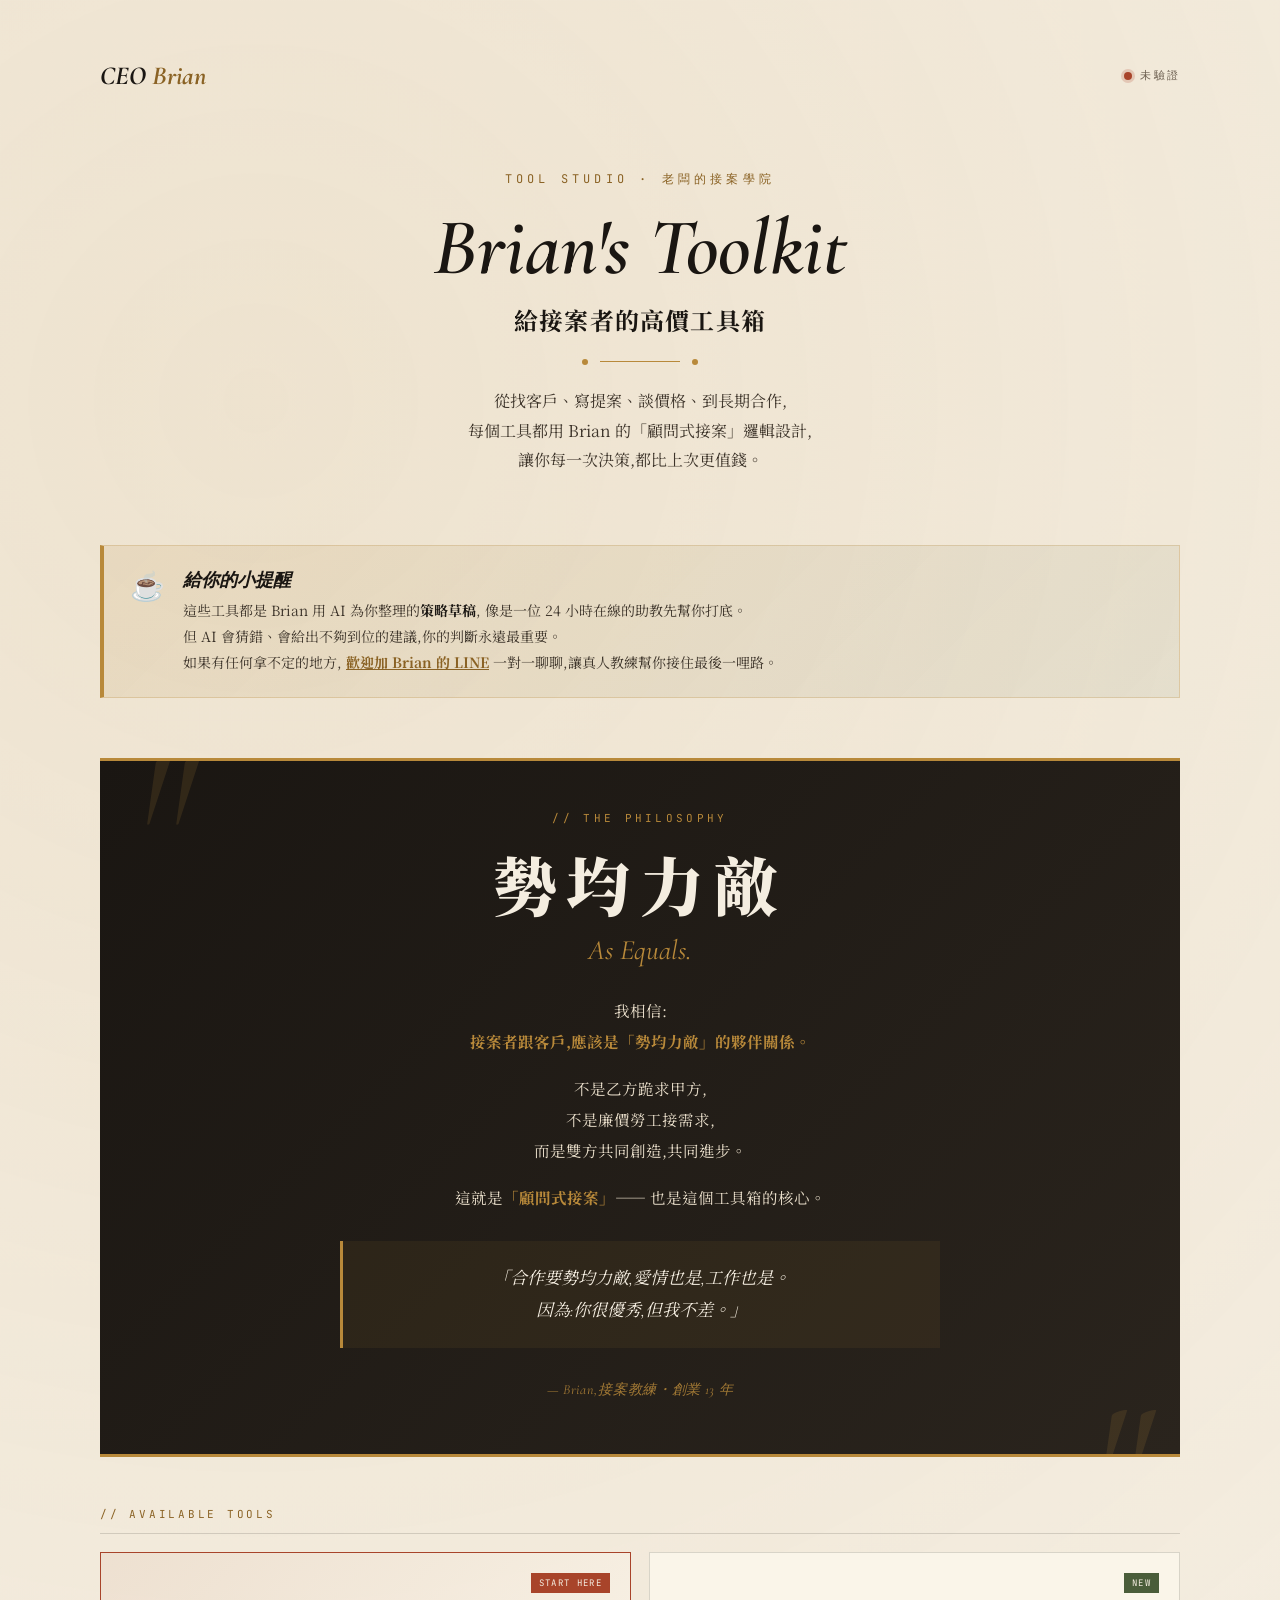
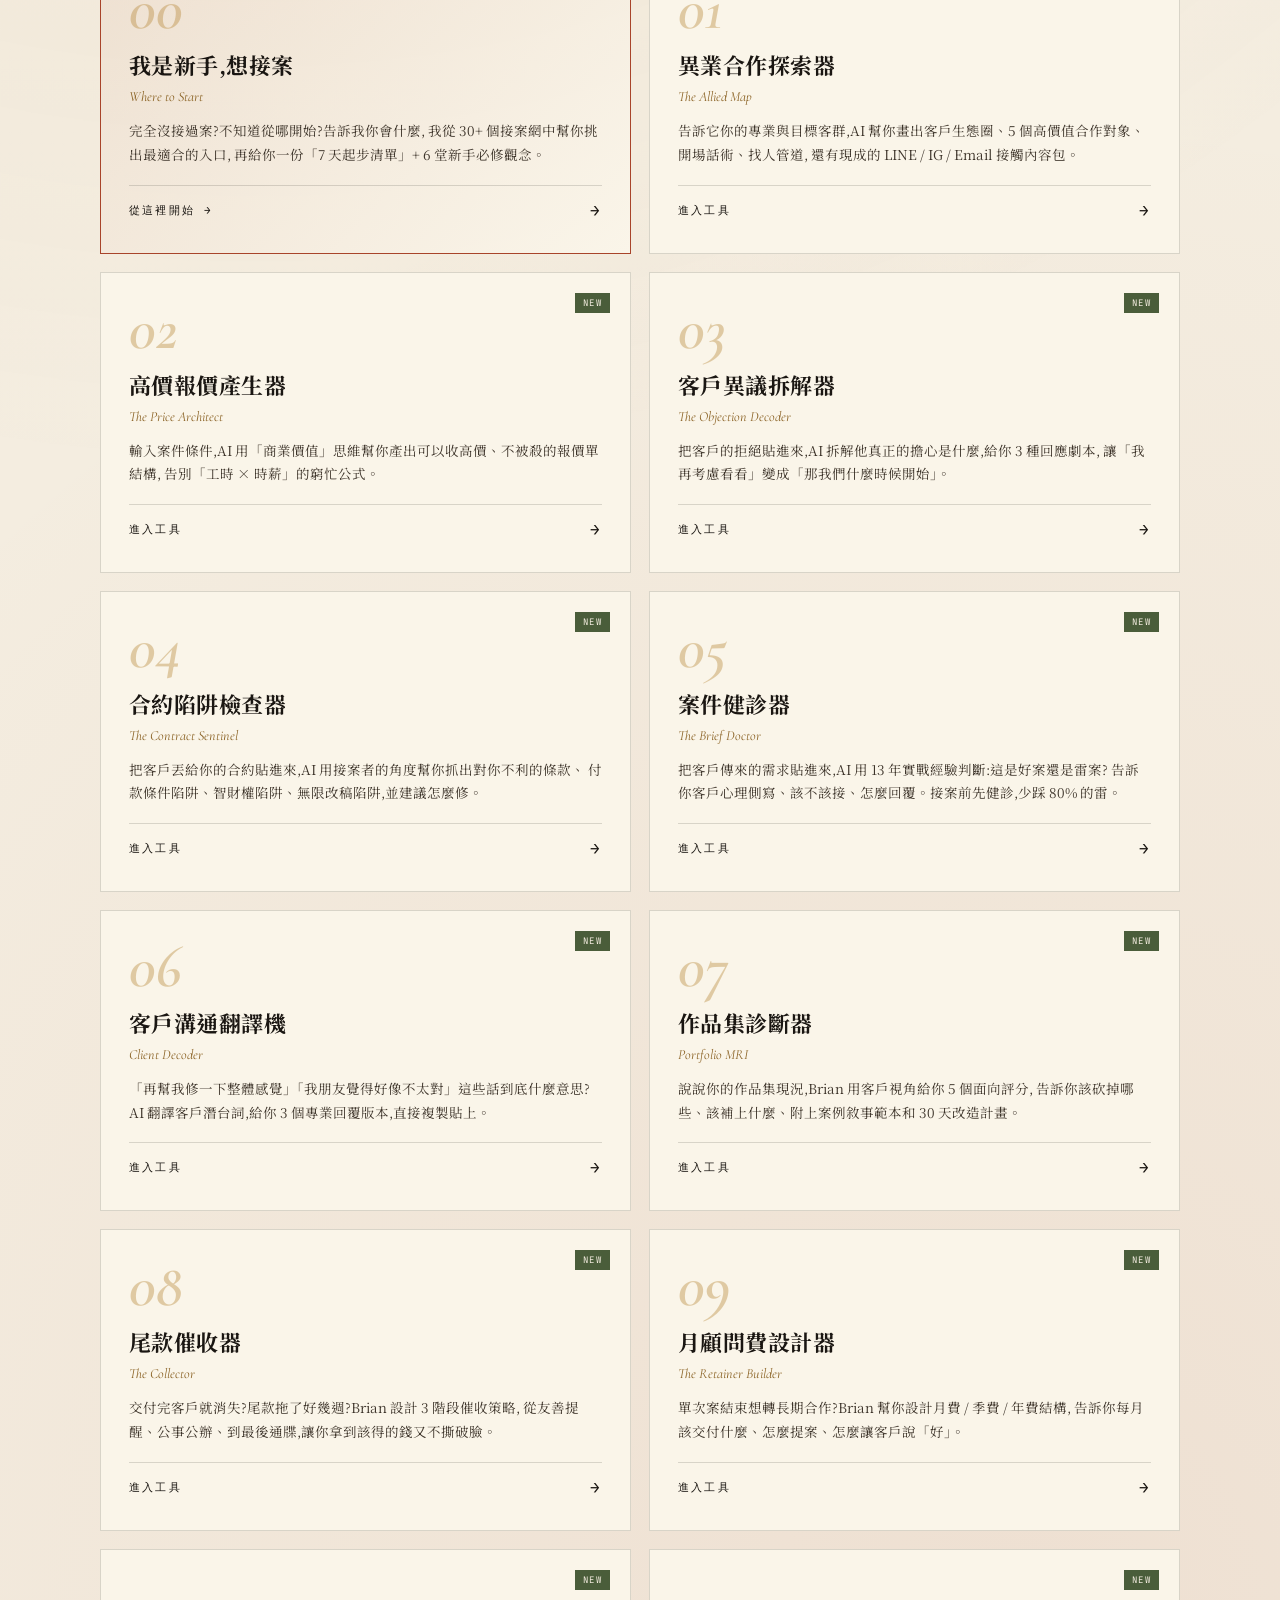
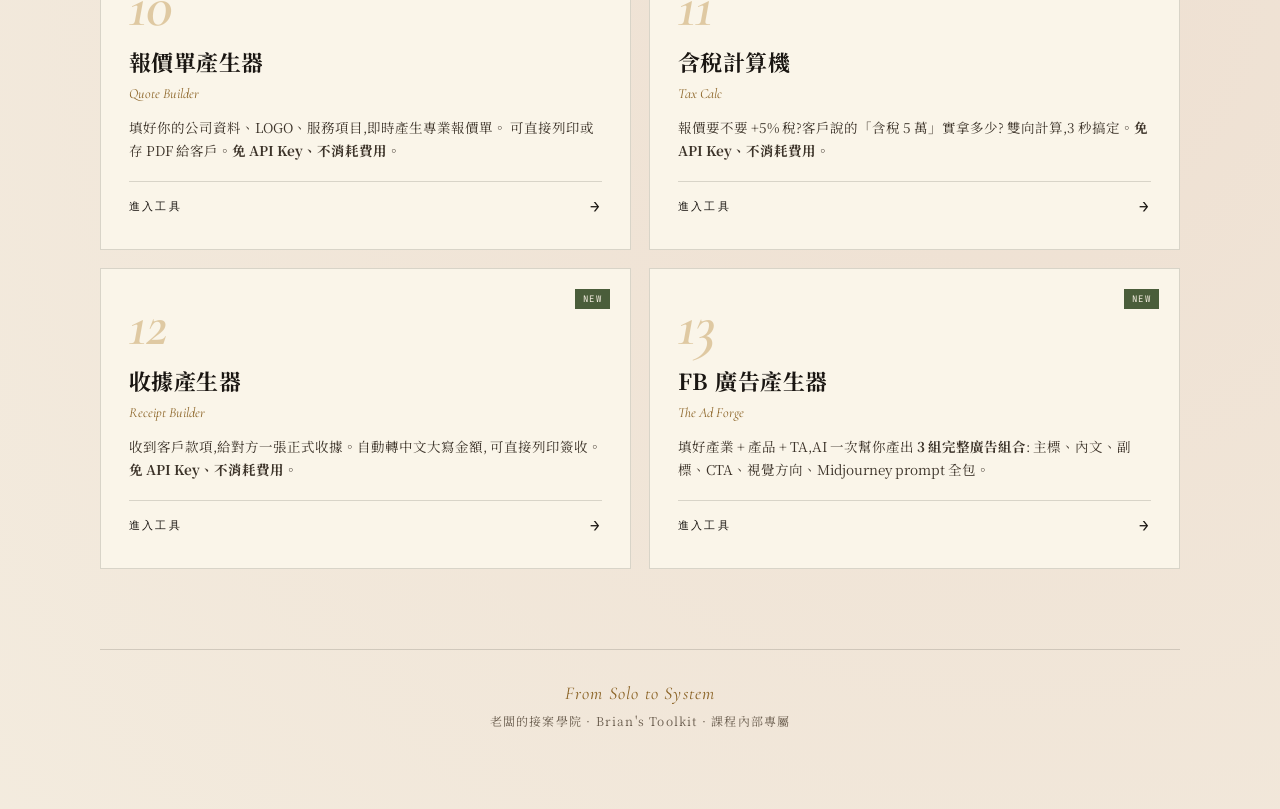
<file: tools/objection.html>
<!DOCTYPE html>
<html lang="zh-Hant">
<head>
<meta charset="UTF-8">
<meta name="viewport" content="width=device-width, initial-scale=1.0">
<meta name="robots" content="noindex, nofollow, noarchive, nosnippet, noimageindex">
<meta name="googlebot" content="noindex, nofollow">
<meta name="bingbot" content="noindex, nofollow">
<title>客戶異議拆解器 · 老闆的接案學院</title>
<script src="../js/auth.js"></script>
<script>
  if (!window.BrianAuth.isVerified()) {
    window.location.href = '../index.html';
  }
</script>
<link rel="stylesheet" href="../css/tools.css">
</head>
<body>

<div class="ce-app">

  <div class="ce-modal-overlay" id="ce-key-modal">
    <div class="ce-modal">
      <div class="ce-modal-eyebrow">FIRST-TIME SETUP</div>
      <div class="ce-modal-title">Connect Your Brain</div>
      <div class="ce-modal-cn">第一次使用,請設定你的 AI 大腦</div>
      <div class="ce-modal-body">
        這個工具用 <strong>Anthropic Claude AI</strong> 幫你拆解客戶的拒絕。<br/>
        <strong>申請步驟(一次性):</strong><br/>
        1. 到 <a href="https://console.anthropic.com" target="_blank">console.anthropic.com</a> 註冊<br/>
        2. API Keys → Create Key<br/>
        3. 複製 sk-ant- 開頭的 Key 貼到下面<br/>
        4. 在 Billing 充值最低 5 美金
      </div>
      <input type="password" id="ce-api-key" placeholder="sk-ant-api03-xxxxxxxxxxxxxxxxx" autocomplete="off" />
      <div class="ce-modal-actions">
        <button class="ce-modal-btn primary" id="ce-key-save">儲存並開始</button>
      </div>
      <div class="ce-modal-cost">
        <strong>費用估算:</strong>每次拆解約 NT$1,深挖一次約 NT$0.5。
      </div>
    </div>
  </div>

  <nav class="ce-nav">
    <a href="../index.html" class="ce-nav-brand" style="text-decoration:none;color:inherit;cursor:pointer;" title="回首頁">
      <div class="ce-nav-mark">老闆的接案學院</div>
      <div class="ce-nav-title" style="opacity:0.85;">客戶異議拆解器</div>
    </a>
    <div class="ce-nav-actions">
      <a href="../index.html" class="ce-nav-btn">← 工具列表</a>
      <button class="ce-nav-btn" id="ce-settings-btn">設定 API Key</button>
      <button class="ce-nav-btn" id="ce-new-btn">+ 新拆解</button>
    </div>
  </nav>

  <main class="ce-main">
    <div class="ce-container">

      <section class="ce-saved-section" id="ce-saved-section">
        <div class="ce-saved-header">
          <div class="ce-saved-title">My Decoded Objections</div>
          <div class="ce-saved-count" id="ce-saved-count">0 STORED</div>
        </div>
        <div id="ce-saved-list"></div>
      </section>

      <div id="ce-form-page">
        <header class="ce-header">
          <div class="ce-eyebrow">Decode What Clients Really Mean</div>
          <h1 class="ce-title">The Objection Decoder</h1>
          <div class="ce-title-cn">客戶異議拆解器</div>
          <div class="ce-divider"></div>
          <p class="ce-subtitle">
            把客戶的拒絕原話貼進來,<br/>
            AI 用 Brian 的方法拆解他真正擔心的是什麼,<br/>
            給你 3 種回應劇本,讓「我再考慮看看」變成「那我們什麼時候開始」。
          </p>
        </header>

        <section class="ce-form-card">
          <div class="ce-tool-disclaimer" style="margin-bottom:0;margin-top:0;border-left:none;background:transparent;padding-bottom:18px;border-bottom:1px solid var(--line);margin-bottom:22px;">
            <span class="ce-tool-disclaimer-icon">☕</span>
            <span>AI 給的是策略起點,不是最終答案。執行前歡迎<a href="https://lin.ee/9Ba3XjY" target="_blank">加 Brian 的 LINE</a>聊聊。</span>
          </div>
          <form id="ce-form" class="ce-form-grid">
            <div class="ce-field ce-full">
              <label for="ob-text">客戶說了什麼(原話)</label>
              <textarea id="ob-text" placeholder="把對方原話貼進來,越完整越好。例如:&#10;&#10;『你的提案我們看過了,內容是不錯,但是預算這部分超過我們原本的規劃,可能要再評估。我們也有跟其他兩家在談,等我們內部開完會再回覆你。』" required style="min-height:140px;"></textarea>
              <div class="ce-helper">不要只貼「太貴」、「再考慮」三個字。完整原話能讓 AI 看出對方真正的心理</div>
            </div>

            <div class="ce-field ce-full">
              <label for="ob-context">背景補充(選填,但會大幅提升準確度)</label>
              <textarea id="ob-context" placeholder="範例 1:這是第二次會議,第一次有給對方初步報價 30 萬;對方是製造業,老闆是創二代;這次見面老闆全程低頭看手機...&#10;&#10;範例 2:對方是電商品牌行銷主管,我已經提案做 3 個月社群經營,他主管要求他要再比價 3 家;之前我幫他朋友做過,口碑應該不錯...&#10;&#10;範例 3:餐飲老闆想拍菜單,我報 8 萬,他覺得貴;我知道他剛開店半年燒了不少錢,但拍照是他客流量低的核心問題..."></textarea>
            </div>

            <div class="ce-field">
              <label for="ob-trade">你的專業</label>
              <input type="text" id="ob-trade" placeholder="例如:品牌設計 / 商業攝影 / 文案撰寫 / 顧問諮詢 / 網站開發..." required />
            </div>

            <div class="ce-field">
              <label for="ob-stage">目前處在哪個階段</label>
              <select id="ob-stage">
                <option>第一次會議(剛認識)</option>
                <option selected>已經提案,等對方回應</option>
                <option>已經報價,正在議價</option>
                <option>合約快簽了,對方突然猶豫</option>
                <option>合作進行中,對方有疑慮</option>
                <option>合作結束,想續約被婉拒</option>
              </select>
            </div>

            <div class="ce-field ce-full">
              <label for="ob-history">這個客戶你已經做了什麼(選填)</label>
              <textarea id="ob-history" placeholder="例如:免費做了一份分析報告、寄過 3 封 email 都沒回、已經給過一次 8 折優惠..."></textarea>
            </div>

            <button type="submit" class="ce-submit" id="ce-submit-btn">
              拆解這段話 →
            </button>
          </form>
        </section>
      </div>

      <section class="ce-results" id="ce-results"></section>
      <!-- Brian 金句 + 部落格入口 -->
      <div style="max-width:1100px;margin:60px auto 0;padding:0 24px;">
        
      <div class="ce-brian-quote">
        <div class="ce-brian-quote-eyebrow">★ BRIAN'S WISDOM</div>
        <div class="ce-brian-quote-text">客戶說的話,70% 不是字面意思。<br/>真正的高手不是聽他說什麼,<br/>是聽他「沒說的是什麼」。</div>
        <div class="ce-brian-quote-source">— BRIAN ON 客戶心理</div>
      </div>
<div class="ce-blog-bridge-desc">
            這個工具是策略起點,Brian 的部落格是 13 年實戰累積的觀念底氣。<br/>
            91 頁原創文章,從品牌行銷、創業心法、到生活哲學。
          </div>
          <a href="https://www.ceobrian.com/" target="_blank" rel="noopener">前往「做生意就像談戀愛」 →</a>
        </div>

      </div>


      <footer style="text-align:center;margin-top:60px;padding-top:28px;border-top:1px solid var(--line);font-size:12px;color:var(--ink-mute);letter-spacing:0.1em;">
        <div style="font-family:'Cormorant Garamond',serif;font-style:italic;font-size:16px;color:var(--gold-deep);margin-bottom:6px;">From Solo to System</div>
        <div>老闆的接案學院 · 客戶異議拆解器</div>
      </footer>
    </div>
  </main>
</div>

<script src="../js/tools-common.js"></script>
<script>
(function() {
  const T = window.BrianTools;
  const storage = T.createStorage('objections');
  let currentId = null;

  const form = document.getElementById('ce-form');
  const formPage = document.getElementById('ce-form-page');
  const resultsEl = document.getElementById('ce-results');
  const submitBtn = document.getElementById('ce-submit-btn');
  const savedListEl = document.getElementById('ce-saved-list');
  const savedCountEl = document.getElementById('ce-saved-count');

  T.setupApiKeyModal('ce-key-modal', 'ce-api-key', 'ce-key-save');
  document.getElementById('ce-settings-btn').addEventListener('click', () => {
    document.getElementById('ce-api-key').value = T.getApiKey();
    document.getElementById('ce-key-modal').classList.add('show');
  });
  document.getElementById('ce-new-btn').addEventListener('click', () => {
    showFormPage(); form.reset(); currentId = null;
  });

  function showFormPage() {
    formPage.classList.remove('ce-hidden');
    resultsEl.innerHTML = '';
    window.scrollTo({ top: 0, behavior: 'smooth' });
  }
  function hideFormPage() { formPage.classList.add('ce-hidden'); }

  loadSavedList();
  if (!T.getApiKey()) document.getElementById('ce-key-modal').classList.add('show');

  function loadSavedList() {
    const records = storage.list();
    savedCountEl.textContent = `${records.length} STORED`;
    if (records.length === 0) {
      savedListEl.innerHTML = `<div class="ce-empty-state">尚未儲存任何拆解。產生第一份後會自動存在這裡。</div>`;
      return;
    }
    savedListEl.innerHTML = `
      <div class="ce-saved-grid">
        ${records.map(r => `
          <div class="ce-saved-card" data-id="${r.id}">
            <button class="ce-saved-del" data-del="${r.id}">✕</button>
            <div class="ce-saved-trade">${T.escapeHtml(r.input.trade)}</div>
            <div class="ce-saved-target">"${T.escapeHtml(r.input.text.substring(0, 50))}${r.input.text.length > 50 ? '...' : ''}"</div>
            <div class="ce-saved-meta">${T.formatDate(r.createdAt)} · ${T.escapeHtml(r.input.stage)}</div>
          </div>
        `).join('')}
      </div>
    `;
    savedListEl.querySelectorAll('.ce-saved-card').forEach(card => {
      card.addEventListener('click', (e) => {
        if (e.target.closest('.ce-saved-del')) return;
        const r = storage.load(card.dataset.id);
        if (r) { currentId = r.id; hideFormPage(); renderResults(r); }
      });
    });
    savedListEl.querySelectorAll('[data-del]').forEach(btn => {
      btn.addEventListener('click', (e) => {
        e.stopPropagation();
        if (confirm('確定刪除?')) {
          storage.delete(btn.dataset.del);
          loadSavedList();
          if (currentId === btn.dataset.del) { showFormPage(); currentId = null; }
        }
      });
    });
  }

  form.addEventListener('submit', async (e) => {
    e.preventDefault();
    if (!T.getApiKey()) { document.getElementById('ce-key-modal').classList.add('show'); return; }

    const input = {
      text: document.getElementById('ob-text').value.trim(),
      context: document.getElementById('ob-context').value.trim(),
      trade: document.getElementById('ob-trade').value.trim(),
      stage: document.getElementById('ob-stage').value,
      history: document.getElementById('ob-history').value.trim()
    };
    if (!input.text || !input.trade) return;

    submitBtn.disabled = true;
    submitBtn.textContent = '正在拆解客戶心理...';
    resultsEl.innerHTML = `
      <div class="ce-loading">
        <div class="ce-loading-text">Brian 正在解讀對方真正的擔心...</div>
        <div class="ce-loading-bar"></div>
      </div>
    `;

    try {
      const data = await decodeObjection(input);
      const id = 'ob_' + Date.now();
      const record = { id, input, data, createdAt: Date.now() };
      storage.save(id, record);
      currentId = id;
      renderResults(record);
      loadSavedList();
    } catch (err) {
      console.error(err);
      resultsEl.innerHTML = `<div class="ce-error">產生失敗:${T.escapeHtml(err.message)}</div>`;
    } finally {
      submitBtn.disabled = false;
      submitBtn.textContent = '拆解這段話 →';
    }
  });

  async function decodeObjection(input) {
    const prompt = `你是 Brian(老闆的接案學院創辦人),13 年實戰經驗,專門教接案者解讀客戶異議的「真正含義」。

你的核心信念:客戶說的話 90% 不是真話。「太貴」可能是「我不確定值不值得」,「再考慮」可能是「我不敢做決定」,「我們有別家」可能是「給我一個非選你不可的理由」。

請拆解以下這段客戶說的話:

【接案者背景】
- 專業:${input.trade}
- 目前階段:${input.stage}
- 已經做的事:${input.history || '(未填寫)'}
- 背景補充:${input.context || '(未填寫)'}

【客戶原話】
${input.text}

請輸出 JSON,只回 JSON 不要 markdown code fence:

{
  "brian_note": "用 Brian 口吻寫一段 100-150 字的「教練筆記」,直接告訴接案者:對方這段話最重要的訊號是什麼、你應該怎麼想、不要被表面困住。",

  "decode": {
    "surface_meaning": "字面上對方在說什麼(1-2 句)",
    "real_meaning": "對方真正在想什麼(2-3 句,要解讀)",
    "emotion": "對方此刻的情緒狀態(例如:焦慮+觀望、強勢+試探、客套+逃避)",
    "deal_temperature": "成交溫度(熱/溫/冷),並解釋為什麼",
    "key_signals": ["從原話中抓到的關鍵訊號 1", "訊號 2", "訊號 3"]
  },

  "scripts": [
    {
      "name": "劇本名稱(例如:價值重塑型)",
      "tone": "口吻定位(例如:溫和但堅定)",
      "best_when": "什麼情況下用這個劇本最好",
      "response": "完整的回應話術(150-250 字,口語、可直接用)",
      "expected_reaction": "對方聽完最可能的反應",
      "next_move": "對方反應後你的下一步該是什麼"
    }
  ],

  "do_not_say": [
    "絕對不能講的回應 1(以及為什麼)",
    "絕對不能講的回應 2(以及為什麼)",
    "絕對不能講的回應 3(以及為什麼)"
  ],

  "follow_up_plan": {
    "immediate": "現場 / 當下立刻要做什麼",
    "within_24h": "24 小時內的跟進動作",
    "within_week": "一週內的跟進動作",
    "if_no_reply": "如果對方一直不回,什麼時候放棄、怎麼漂亮地放生"
  }
}

要求:
- scripts 一定要 3 個劇本,風格各有不同(例如:價值重塑型、邀請對話型、直接逼決型)
- response 要寫得像真人說話,不是寫文章。可以有「嗯,我懂...」這種口語停頓
- do_not_say 要寫實際容易犯的錯,例如:「我可以再給你 9 折優惠」(教為什麼這句話會把客戶推走)
- follow_up_plan 要具體可執行,寫實際時間和動作
- 全部繁體中文,台灣口吻`;

    return await T.callClaude(prompt, { parseJson: true, maxTokens: 4000 });
  }

  function renderResults(record) {
    hideFormPage();
    const d = record.data;
    const dec = d.decode || {};
    const tempColor = dec.deal_temperature?.includes('熱') ? 'var(--rust)' :
                      dec.deal_temperature?.includes('冷') ? 'var(--ink-mute)' : 'var(--gold-deep)';

    let html = `
      <div class="ce-result-toolbar">
        <div class="ce-result-info"><strong>${T.escapeHtml(record.input.trade)}</strong> · ${T.escapeHtml(record.input.stage)}</div>
        <div class="ce-result-actions">
          <button class="ce-action-btn" id="ce-print-btn">列印 / 存 PDF</button>
          <button class="ce-action-btn" id="ce-back-btn">+ 新拆解</button>
        </div>
      </div>

      <!-- 客戶原話 -->
      <div class="ce-block">
        <div class="ce-block-header">
          <div class="ce-block-title">客戶原話</div>
          <div class="ce-block-tag" style="background:${tempColor};color:white;">${T.escapeHtml(dec.deal_temperature || '')}</div>
        </div>
        <div class="ce-block-body">
          <div class="ce-quote-box" style="font-style:normal;">"${T.escapeHtml(record.input.text)}"</div>
        </div>
      </div>

      ${d.brian_note ? `
        <div class="ce-brian-note">
          <div class="ce-brian-note-label">教練筆記 · BRIAN'S NOTE</div>
          <div class="ce-brian-note-body">${T.escapeHtml(d.brian_note)}</div>
        </div>
      ` : ''}

      <div class="ce-result-section">
        <div class="ce-section-title">Decode</div>
        <div class="ce-section-cn">心理拆解</div>
        <div class="ce-block">
          <div class="ce-block-body">
            <div class="ce-block-row"><div class="ce-block-key">字面意思</div><div class="ce-block-val">${T.escapeHtml(dec.surface_meaning || '')}</div></div>
            <div class="ce-block-row"><div class="ce-block-key">真正想的</div><div class="ce-block-val" style="font-weight:700;">${T.escapeHtml(dec.real_meaning || '')}</div></div>
            <div class="ce-block-row"><div class="ce-block-key">情緒狀態</div><div class="ce-block-val">${T.escapeHtml(dec.emotion || '')}</div></div>
            <div class="ce-block-row"><div class="ce-block-key">關鍵訊號</div><div class="ce-block-val"><ul style="list-style:none;padding:0;">${(dec.key_signals || []).map(s => `<li style="padding:4px 0 4px 16px;position:relative;"><span style="position:absolute;left:0;color:var(--gold);">◆</span> ${T.escapeHtml(s)}</li>`).join('')}</ul></div></div>
          </div>
        </div>
      </div>

      <div class="ce-result-section">
        <div class="ce-section-title">Response Scripts</div>
        <div class="ce-section-cn">三種回應劇本</div>
        ${(d.scripts || []).map((s, i) => renderScript(s, i)).join('')}
      </div>

      <div class="ce-result-section">
        <div class="ce-section-title">Do Not Say</div>
        <div class="ce-section-cn">這些話絕對不要說</div>
        <div class="ce-block">
          <div class="ce-block-body">
            ${(d.do_not_say || []).map((item, i) => `
              <div class="ce-block-row">
                <div class="ce-block-key" style="color:var(--rust);">✗ NO ${i+1}</div>
                <div class="ce-block-val">${T.escapeHtml(item)}</div>
              </div>
            `).join('')}
          </div>
        </div>
      </div>

      <div class="ce-result-section">
        <div class="ce-section-title">Follow-up Plan</div>
        <div class="ce-section-cn">後續跟進計畫</div>
        <div class="ce-block">
          <div class="ce-block-body">
            ${renderFollowUp('立刻', d.follow_up_plan?.immediate)}
            ${renderFollowUp('24 小時內', d.follow_up_plan?.within_24h)}
            ${renderFollowUp('一週內', d.follow_up_plan?.within_week)}
            ${renderFollowUp('放棄訊號', d.follow_up_plan?.if_no_reply)}
          </div>
        </div>
      </div>

      <div class="ce-result-section">
        <div class="ce-block">
          <div class="ce-block-header">
            <div class="ce-block-title">進階深挖</div>
          </div>
          <div class="ce-block-body">
            <div class="ce-deep-buttons">
              <button class="ce-deep-btn btn-primary" data-action="rehearsal">🎭 跟我演練 - 模擬對方還會說什麼</button>
              <button class="ce-deep-btn btn-rust" data-action="email-followup">✉️ 寫一封跟進 Email</button>
              <button class="ce-deep-btn" data-action="line-followup">寫一段 LINE 跟進訊息</button>
              <button class="ce-deep-btn" data-action="walk-away">如果決定放生,怎麼漂亮收尾</button>
              <a href="https://lin.ee/9Ba3XjY" target="_blank" rel="noopener" class="ce-deep-btn ce-deep-line-btn">💬 加 Brian 的 LINE 一對一聊</a>
            </div>
            <div class="ce-deep-result" id="ce-deep-result"></div>
          </div>
        </div>
      </div>
    `;

    resultsEl.innerHTML = html;
    bindResultEvents(record);
    window.scrollTo({ top: 0, behavior: 'smooth' });
  }

  function renderScript(s, i) {
    return `
      <div class="ce-block">
        <div class="ce-block-header">
          <div class="ce-block-title">劇本 ${i+1} · ${T.escapeHtml(s.name || '')}</div>
          <div class="ce-block-tag">${T.escapeHtml(s.tone || '')}</div>
        </div>
        <div class="ce-block-body">
          <div class="ce-block-row"><div class="ce-block-key">最適合</div><div class="ce-block-val">${T.escapeHtml(s.best_when || '')}</div></div>
          <div class="ce-block-row">
            <div class="ce-block-key">回應話術</div>
            <div class="ce-block-val">
              <div class="ce-quote-box">${T.escapeHtml(s.response || '')}</div>
              <button class="ce-copy-btn" data-copy="${T.escapeHtml(s.response || '')}">複製話術</button>
            </div>
          </div>
          <div class="ce-block-row"><div class="ce-block-key">預期反應</div><div class="ce-block-val">${T.escapeHtml(s.expected_reaction || '')}</div></div>
          <div class="ce-block-row"><div class="ce-block-key">下一步</div><div class="ce-block-val"><div class="ce-insight">💡 ${T.escapeHtml(s.next_move || '')}</div></div></div>
        </div>
      </div>
    `;
  }

  function renderFollowUp(label, text) {
    if (!text) return '';
    return `
      <div class="ce-block-row">
        <div class="ce-block-key">${label}</div>
        <div class="ce-block-val">${T.escapeHtml(text)}</div>
      </div>
    `;
  }

  function bindResultEvents(record) {
    document.getElementById('ce-print-btn').addEventListener('click', () => window.print());
    document.getElementById('ce-back-btn').addEventListener('click', () => {
      showFormPage(); currentId = null; form.reset();
    });

    document.querySelectorAll('.ce-copy-btn').forEach(btn => {
      btn.addEventListener('click', () => {
        navigator.clipboard?.writeText(btn.dataset.copy).then(() => {
          btn.textContent = '✓ 已複製';
          btn.classList.add('copied');
          setTimeout(() => { btn.textContent = '複製話術'; btn.classList.remove('copied'); }, 1800);
        });
      });
    });

    document.querySelectorAll('.ce-deep-btn[data-action]').forEach(btn => {
      btn.addEventListener('click', async () => {
        const action = btn.dataset.action;
        const resultEl = document.getElementById('ce-deep-result');
        btn.disabled = true;
        const orig = btn.textContent;
        btn.textContent = '思考中...';
        resultEl.classList.add('show');
        resultEl.textContent = 'Brian 正在分析...';

        try {
          const result = await deepDive(record, action);
          resultEl.textContent = result;
        } catch (err) {
          resultEl.textContent = '產生失敗:' + err.message;
        } finally {
          btn.disabled = false;
          btn.textContent = orig;
        }
      });
    });
  }

  async function deepDive(record, action) {
    const prompts = {
      'rehearsal': `請幫我做一場「對話演練」。
假設我用了第 1 個劇本回應對方,請幫我預演接下來 3 輪對話:

【第 2 回合】對方可能怎麼回應(寫他可能說的話)、我該怎麼接(寫我的話術 100 字內)
【第 3 回合】同上
【第 4 回合】同上,並寫到一個明確的「成交決策點」(對方要做出 yes/no 的時刻)

格式要清楚分開每一回合,標示「對方:」「我:」。
要寫得像真實對話,不要寫成劇本說明。`,

      'email-followup': `請寫一封跟進 Email,用「不催促但前進」的口吻。
要求:
- 主旨清楚不超過 20 字
- 開頭不要用「想跟您確認進度」這種俗套
- 中段給對方一個新的價值點(例如分享一個觀察、案例、報告)讓他有動力回信
- 結尾給對方明確但低壓的下一步選項(例如:「方便這週四前回覆嗎?如果還在內部評估,告訴我大概的時間線即可」)
- 全文 200-300 字`,

      'line-followup': `請寫 2-3 個版本的 LINE 跟進訊息,每個都不超過 80 字,風格不同:
A. 輕鬆型:像朋友關心
B. 價值型:丟一個對方關心的資訊
C. 直接型:直接問決策時間

每個版本前標示 A/B/C 和適用情境,訊息之間用空行分開。`,

      'walk-away': `如果評估後決定不再追這個客戶,請幫我設計「漂亮放生」的策略:

1. 為什麼不再追的判斷標準(列出 3-5 個訊號代表「該放生了」)
2. 最後一封結束聯繫的訊息(150 字內,要讓對方知道門還是開的,但你不會再主動聯絡)
3. 半年後重新接觸的時機與方式(對方可能因為什麼原因會主動回頭)
4. 從這次經驗應該學到什麼(避免下次踩同樣的坑)`
    };

    const prompt = `你是 Brian。
案件背景:
- 專業:${record.input.trade}
- 階段:${record.input.stage}
- 客戶原話:${record.input.text}
- 已拆解的核心觀察:${record.data.brian_note || ''}

任務:${prompts[action]}

繁體中文,台灣口吻,直接輸出內容,不要前言。`;

    return await T.callClaude(prompt, { maxTokens: 3000 });
  }
})();
</script>
</body>
</html>
</file>
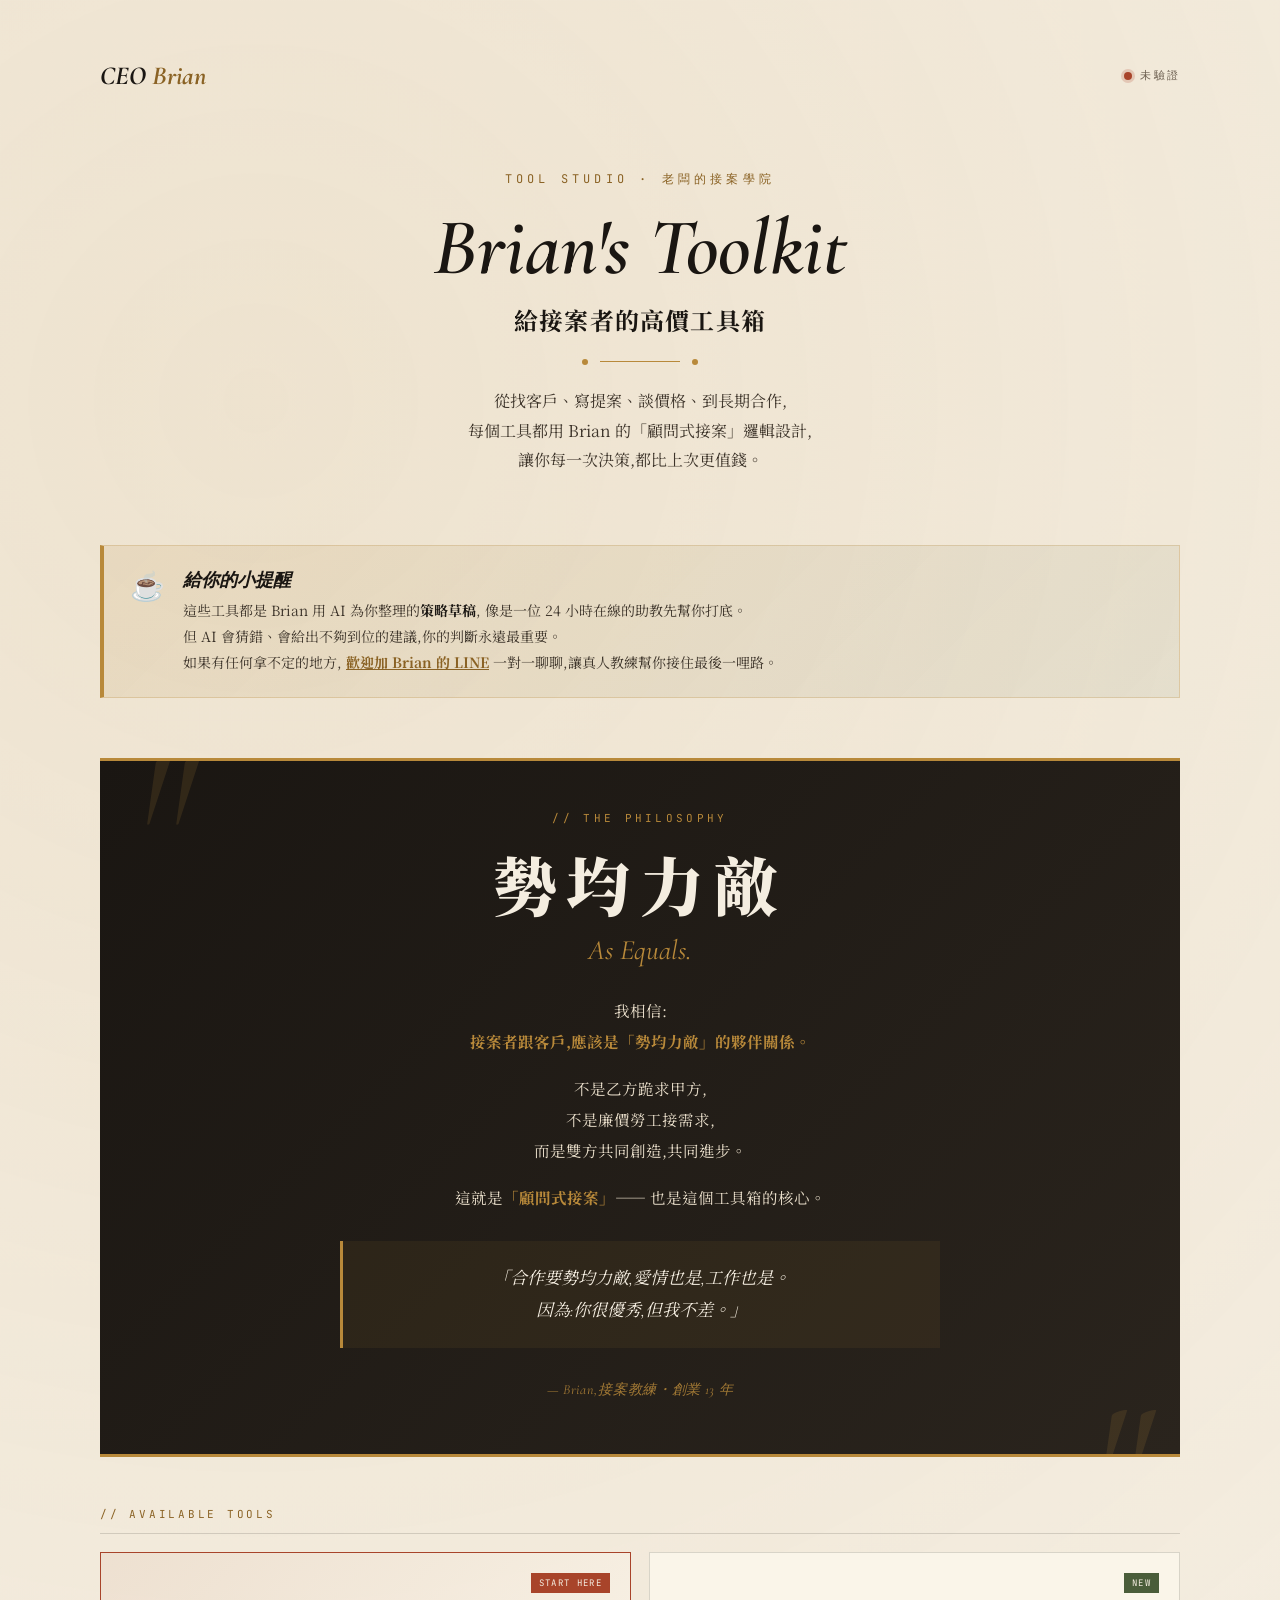
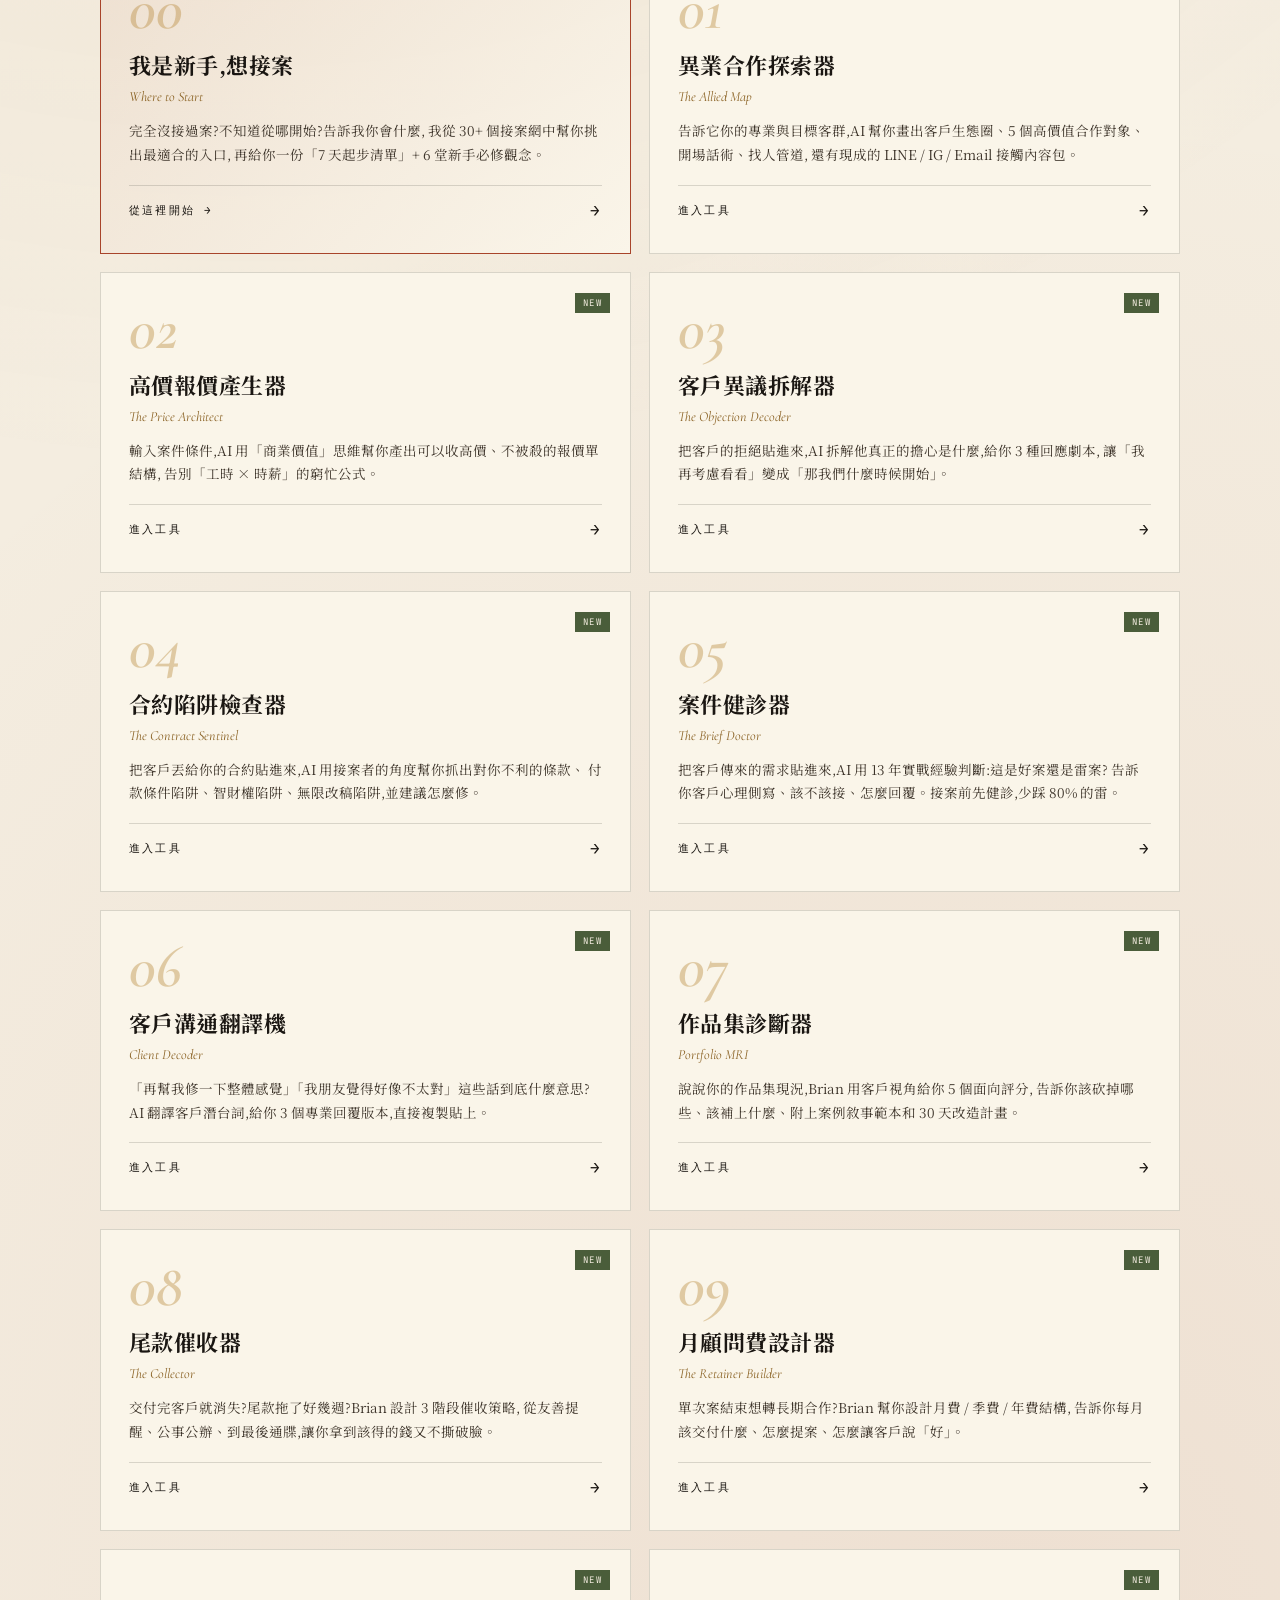
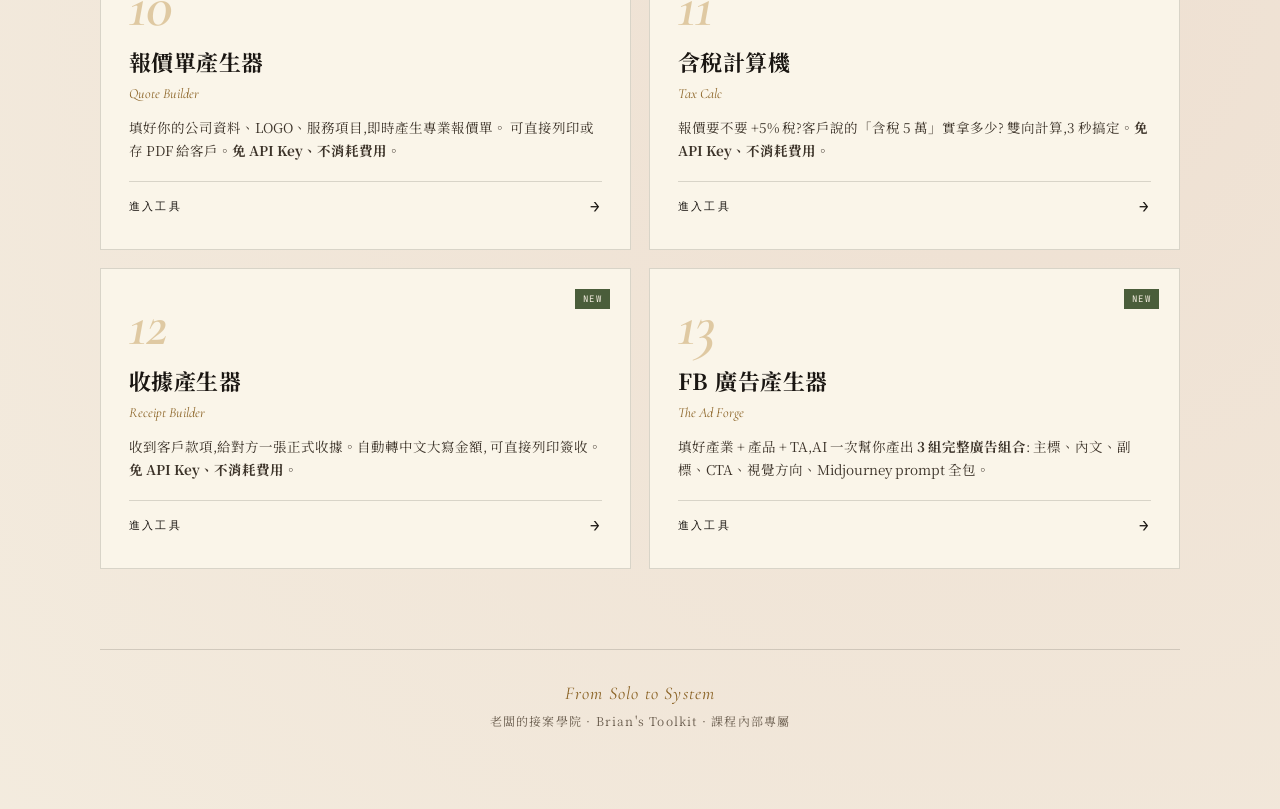
<file: tools/portfolio.html>
<!DOCTYPE html>
<html lang="zh-Hant">
<head>
<meta charset="UTF-8">
<meta name="viewport" content="width=device-width, initial-scale=1.0">
<meta name="robots" content="noindex, nofollow, noarchive, nosnippet, noimageindex">
<meta name="googlebot" content="noindex, nofollow">
<meta name="bingbot" content="noindex, nofollow">
<title>作品集診斷器 · 老闆的接案學院</title>
<script src="../js/auth.js"></script>
<script>
  if (!window.BrianAuth.isVerified()) { window.location.href = '../index.html'; }
</script>
<link rel="stylesheet" href="../css/tools.css">
<style>
  .score-grid {
    display: grid; grid-template-columns: repeat(auto-fit, minmax(160px, 1fr));
    gap: 12px; margin-bottom: 24px;
  }
  .score-card {
    background: var(--paper-card); border: 1px solid var(--line);
    padding: 18px; text-align: center;
  }
  .score-num {
    font-family: 'Cormorant Garamond', serif; font-style: italic;
    font-size: 42px; font-weight: 600; line-height: 1; margin-bottom: 6px;
  }
  .score-num.high { color: var(--moss); }
  .score-num.mid { color: var(--gold-deep); }
  .score-num.low { color: var(--rust); }
  .score-label {
    font-size: 13px; font-weight: 700; margin-bottom: 4px;
  }
  .score-sub {
    font-family: 'JetBrains Mono', monospace; font-size: 10px;
    color: var(--ink-mute); letter-spacing: 0.1em;
  }

  .issue-card {
    background: var(--paper-card); border: 1px solid var(--line);
    padding: 18px 20px; margin-bottom: 14px;
    border-left: 4px solid;
  }
  .issue-card.critical { border-left-color: var(--rust); }
  .issue-card.improve { border-left-color: var(--gold); }
  .issue-card.strength { border-left-color: var(--moss); }
  .issue-head {
    display: flex; align-items: center; gap: 10px; margin-bottom: 8px;
  }
  .issue-icon { font-size: 20px; }
  .issue-title { font-weight: 700; font-size: 15px; }
  .issue-desc { font-size: 13.5px; line-height: 1.75; color: var(--ink-soft); margin-bottom: 10px; }
  .issue-fix {
    background: var(--paper); padding: 10px 12px;
    font-size: 13px; line-height: 1.7;
    border-left: 2px solid var(--moss);
  }
  .issue-fix-label {
    font-family: 'JetBrains Mono', monospace; font-size: 10px;
    letter-spacing: 0.15em; color: var(--moss);
    margin-bottom: 4px; font-weight: 700;
  }
</style>
</head>
<body>

<div class="ce-app">

  <div class="ce-modal-overlay" id="ce-key-modal">
    <div class="ce-modal">
      <div class="ce-modal-eyebrow">FIRST-TIME SETUP</div>
      <div class="ce-modal-title">Connect Your Brain</div>
      <div class="ce-modal-cn">第一次使用,請設定你的 AI 大腦</div>
      <div class="ce-modal-body">
        到 <a href="https://console.anthropic.com" target="_blank">console.anthropic.com</a> →
        API Keys → Create Key → 複製貼上 → Billing 充值 5 美金。
      </div>
      <input type="password" id="ce-api-key" placeholder="sk-ant-api03-xxxxxxxxxxxxxxxxx" autocomplete="off" />
      <div class="ce-modal-actions">
        <button class="ce-modal-btn primary" id="ce-key-save">儲存並開始</button>
      </div>
      <div class="ce-modal-cost"><strong>費用估算:</strong>每次診斷約 NT$1.5。</div>
    </div>
  </div>

  <nav class="ce-nav">
    <a href="../index.html" class="ce-nav-brand" style="text-decoration:none;color:inherit;cursor:pointer;" title="回首頁">
      <div class="ce-nav-mark">老闆的接案學院</div>
      <div class="ce-nav-title" style="opacity:0.85;">作品集診斷器</div>
    </a>
    <div class="ce-nav-actions">
      <a href="../index.html" class="ce-nav-btn">← 工具列表</a>
      <button class="ce-nav-btn" id="ce-settings-btn">設定 API Key</button>
      <button class="ce-nav-btn" id="ce-new-btn">+ 新診斷</button>
    </div>
  </nav>

  <main class="ce-main">
    <div class="ce-container">

      <section class="ce-saved-section" id="ce-saved-section">
        <div class="ce-saved-header">
          <div class="ce-saved-title">My Diagnoses</div>
          <div class="ce-saved-count" id="ce-saved-count">0 STORED</div>
        </div>
        <div id="ce-saved-list"></div>
      </section>

      <div id="ce-form-page">
        <header class="ce-header">
          <div class="ce-eyebrow">See Your Portfolio Through Client's Eyes</div>
          <h1 class="ce-title">Portfolio MRI</h1>
          <div class="ce-title-cn">作品集診斷器</div>
          <div class="ce-divider"></div>
          <p class="ce-subtitle">
            說說你的作品集現在長什麼樣,<br/>
            Brian 用客戶視角給你 5 個面向的評分,<br/>
            告訴你該砍掉哪些、該補上什麼、怎麼改才會接到案。
          </p>
        </header>

        <section class="ce-form-card">
          <div class="ce-tool-disclaimer" style="margin-bottom:0;margin-top:0;border-left:none;background:transparent;padding-bottom:18px;border-bottom:1px solid var(--line);margin-bottom:22px;">
            <span class="ce-tool-disclaimer-icon">☕</span>
            <span>因為 AI 看不到你實際的作品圖,需要你誠實描述現況。誠實程度決定診斷精準度。改造時歡迎<a href="https://lin.ee/9Ba3XjY" target="_blank">加 Brian 的 LINE</a>聊聊。</span>
          </div>

          <form id="ce-form" class="ce-form-grid">
            <div class="ce-field">
              <label for="po-trade">你的接案類型</label>
              <input type="text" id="po-trade" placeholder="例如:平面設計 / UI 設計 / 商業攝影..." required />
            </div>

            <div class="ce-field">
              <label for="po-platform">作品集放在哪</label>
              <select id="po-platform">
                <option>個人網站(自架)</option>
                <option>Behance</option>
                <option>Dribbble</option>
                <option selected>Notion</option>
                <option>IG</option>
                <option>Google Drive / Dropbox 連結</option>
                <option>PDF 檔</option>
                <option>還沒有,規劃中</option>
              </select>
            </div>

            <div class="ce-field ce-full">
              <label for="po-url">作品集網址(可選填)</label>
              <input type="url" id="po-url" placeholder="https://..." />
              <div class="ce-helper">填上會讓判斷更準。AI 看不到實際畫面但會搭配你下面的描述</div>
            </div>

            <div class="ce-field ce-full">
              <label for="po-desc">作品集現況描述(誠實寫越好)</label>
              <textarea id="po-desc" placeholder="告訴 AI:&#10;- 總共有幾件作品?&#10;- 主要是哪幾種類型(例如:Logo、海報、IG 視覺、APP UI...)?&#10;- 有沒有寫每件作品的設計理念 / 客戶背景 / 解決什麼問題?&#10;- 有放真實客戶見證嗎?&#10;- 有沒有「關於我」、「服務項目」、「報價區間」這類資訊?&#10;- 自己看的時候,你最不滿意的地方是什麼?&#10;&#10;越誠實越好,AI 才能給準確診斷。" required style="min-height:180px;"></textarea>
            </div>

            <div class="ce-field">
              <label for="po-target">你想吸引什麼客戶</label>
              <input type="text" id="po-target" placeholder="例如:餐飲品牌老闆 / 新創公司 / 個人品牌經營者..." />
            </div>

            <div class="ce-field">
              <label for="po-experience">接案經驗</label>
              <select id="po-experience">
                <option selected>新手 - 0-3 個案</option>
                <option>初階 - 4-15 個案</option>
                <option>中階 - 15-50 個案</option>
                <option>資深 - 50 個案以上</option>
              </select>
            </div>

            <button type="submit" class="ce-submit" id="ce-submit-btn">
              開始診斷我的作品集 →
            </button>
          </form>
        </section>
      </div>

      <section class="ce-results" id="ce-results"></section>
      <!-- Brian 金句 + 部落格入口 -->
      <div style="max-width:1100px;margin:60px auto 0;padding:0 24px;">
        
      <div class="ce-brian-quote">
        <div class="ce-brian-quote-eyebrow">★ BRIAN'S WISDOM</div>
        <div class="ce-brian-quote-text">你的作品不是給同行看的,是給客戶看的。<br/>就像 2B 鉛筆寫上「考試專用」<br/>—— 場景對了,選擇就對了。</div>
        <div class="ce-brian-quote-source">— BRIAN ON 個人品牌</div>
      </div>
<div class="ce-blog-bridge-desc">
            這個工具是策略起點,Brian 的部落格是 13 年實戰累積的觀念底氣。<br/>
            91 頁原創文章,從品牌行銷、創業心法、到生活哲學。
          </div>
          <a href="https://www.ceobrian.com/" target="_blank" rel="noopener">前往「做生意就像談戀愛」 →</a>
        </div>

      </div>


      <footer style="text-align:center;margin-top:60px;padding-top:28px;border-top:1px solid var(--line);font-size:12px;color:var(--ink-mute);letter-spacing:0.1em;">
        <div style="font-family:'Cormorant Garamond',serif;font-style:italic;font-size:16px;color:var(--gold-deep);margin-bottom:6px;">From Solo to System</div>
        <div>老闆的接案學院 · 作品集診斷器</div>
      </footer>
    </div>
  </main>
</div>

<script src="../js/tools-common.js"></script>
<script>
(function() {
  const T = window.BrianTools;
  const storage = T.createStorage('portfolios');
  let currentId = null;

  const form = document.getElementById('ce-form');
  const formPage = document.getElementById('ce-form-page');
  const resultsEl = document.getElementById('ce-results');
  const submitBtn = document.getElementById('ce-submit-btn');
  const savedListEl = document.getElementById('ce-saved-list');
  const savedCountEl = document.getElementById('ce-saved-count');

  T.setupApiKeyModal('ce-key-modal', 'ce-api-key', 'ce-key-save');
  document.getElementById('ce-settings-btn').addEventListener('click', () => {
    document.getElementById('ce-api-key').value = T.getApiKey();
    document.getElementById('ce-key-modal').classList.add('show');
  });
  document.getElementById('ce-new-btn').addEventListener('click', () => {
    showFormPage(); form.reset(); currentId = null;
  });

  function showFormPage() {
    formPage.classList.remove('ce-hidden');
    resultsEl.innerHTML = '';
    window.scrollTo({ top: 0, behavior: 'smooth' });
  }
  function hideFormPage() { formPage.classList.add('ce-hidden'); }

  loadSavedList();
  if (!T.getApiKey()) document.getElementById('ce-key-modal').classList.add('show');

  function loadSavedList() {
    const records = storage.list();
    savedCountEl.textContent = `${records.length} STORED`;
    if (records.length === 0) {
      savedListEl.innerHTML = `<div class="ce-empty-state">尚未儲存任何診斷紀錄。</div>`;
      return;
    }
    savedListEl.innerHTML = `
      <div class="ce-saved-grid">
        ${records.map(r => {
          const score = r.data.overall_score || 0;
          const scoreColor = score >= 75 ? 'var(--moss)' : (score >= 50 ? 'var(--gold-deep)' : 'var(--rust)');
          return `
            <div class="ce-saved-card" data-id="${r.id}">
              <button class="ce-saved-del" data-del="${r.id}">✕</button>
              <div class="ce-saved-trade"><span style="color:${scoreColor};font-size:18px;font-weight:700;">${score}</span>/100 · ${T.escapeHtml(r.input.trade)}</div>
              <div class="ce-saved-target">${T.escapeHtml(r.input.platform)}</div>
              <div class="ce-saved-meta">${T.formatDate(r.createdAt)}</div>
            </div>
          `;
        }).join('')}
      </div>
    `;
    savedListEl.querySelectorAll('.ce-saved-card').forEach(card => {
      card.addEventListener('click', (e) => {
        if (e.target.closest('.ce-saved-del')) return;
        const r = storage.load(card.dataset.id);
        if (r) { currentId = r.id; hideFormPage(); renderResults(r); }
      });
    });
    savedListEl.querySelectorAll('[data-del]').forEach(btn => {
      btn.addEventListener('click', (e) => {
        e.stopPropagation();
        if (confirm('確定刪除?')) {
          storage.delete(btn.dataset.del); loadSavedList();
          if (currentId === btn.dataset.del) { showFormPage(); currentId = null; }
        }
      });
    });
  }

  form.addEventListener('submit', async (e) => {
    e.preventDefault();
    if (!T.getApiKey()) { document.getElementById('ce-key-modal').classList.add('show'); return; }

    const input = {
      trade: document.getElementById('po-trade').value.trim(),
      platform: document.getElementById('po-platform').value,
      url: document.getElementById('po-url').value.trim(),
      desc: document.getElementById('po-desc').value.trim(),
      target: document.getElementById('po-target').value.trim(),
      experience: document.getElementById('po-experience').value
    };
    if (!input.trade || !input.desc) return;

    submitBtn.disabled = true;
    submitBtn.textContent = '正在診斷...';
    resultsEl.innerHTML = `
      <div class="ce-loading">
        <div class="ce-loading-text">Brian 正在用客戶視角看你的作品集...</div>
        <div class="ce-loading-bar"></div>
      </div>
    `;

    try {
      const data = await diagnose(input);
      const id = 'po_' + Date.now();
      const record = { id, input, data, createdAt: Date.now() };
      storage.save(id, record);
      currentId = id;
      renderResults(record);
      loadSavedList();
    } catch (err) {
      console.error(err);
      resultsEl.innerHTML = `<div class="ce-error">產生失敗:${T.escapeHtml(err.message)}</div>`;
    } finally {
      submitBtn.disabled = false;
      submitBtn.textContent = '開始診斷我的作品集 →';
    }
  });

  async function diagnose(input) {
    const prompt = `你是 Brian(老闆的接案學院創辦人)。你要從「客戶視角」幫一位接案者診斷他的作品集。

你的核心信念:作品集不是給同行看的(他們只看美感),是給「客戶」看的。
客戶買的不是你做了多漂亮,是「你能不能解決我的問題」。
所以作品集要有故事、有情境、有信任元素,而不只是漂亮的圖。

【接案者資料】
- 接案類型:${input.trade}
- 作品集平台:${input.platform}
- 作品集網址:${input.url || '(未提供)'}
- 想吸引的客戶:${input.target || '(未說明)'}
- 接案經驗:${input.experience}

【作品集現況描述】
${input.desc}

【輸出 JSON,只回 JSON,不要 markdown code fence】

{
  "overall_score": 一個 0-100 的數字,代表這個作品集吸引到目標客戶的能力,
  "verdict": "整體評語(50-80 字,說這個作品集現在的最大問題)",

  "brian_note": "用 Brian 口吻寫一段 100-150 字的「教練筆記」,直接告訴接案者:從客戶視角看你的作品集最大的盲點是什麼、你最該做的一件事是什麼。",

  "scores": {
    "first_impression": { "score": 0-100, "comment": "30 字內評語" },
    "case_storytelling": { "score": 0-100, "comment": "..." },
    "trust_signals": { "score": 0-100, "comment": "..." },
    "target_fit": { "score": 0-100, "comment": "..." },
    "call_to_action": { "score": 0-100, "comment": "..." }
  },

  "critical_issues": [
    {
      "title": "重大問題標題(短)",
      "why_bad": "為什麼客戶看到這個會走掉(80-150 字)",
      "fix": "具體怎麼修(直接寫出可執行的步驟)"
    }
  ],

  "improvements": [
    {
      "title": "可以更好的地方",
      "why_better": "改了會帶來什麼好處",
      "fix": "具體怎麼做"
    }
  ],

  "strengths": [
    {
      "title": "你做得好的地方",
      "comment": "為什麼這個是優勢"
    }
  ],

  "case_study_template": {
    "intro": "對「該怎麼寫一個案例」的說明(60 字)",
    "structure": [
      "案例該包含的段落 1(例如:挑戰)",
      "段落 2",
      "段落 3"
    ],
    "example": "用接案者的領域,寫一個 200-300 字的範例案例,讓他模仿"
  },

  "should_remove": [
    "如果這個作品集有以下類型的作品建議刪掉(例如:沒有完整成品的草稿、跟目標客群不搭的個人練習等)"
  ],

  "should_add": [
    "建議補上的東西(例如:客戶見證 3 則、服務流程說明、聯絡資訊...)"
  ]
}

【5 個評分面向解釋】
- first_impression(第一印象):打開後 5 秒內,客戶會被吸引嗎?排版/視覺/速度
- case_storytelling(案例敘事):每件作品有沒有「故事」? 解決什麼問題?背景?過程?成果?
- trust_signals(信任元素):有沒有客戶見證、合作品牌、得獎紀錄、聯絡管道?
- target_fit(客群匹配):作品有沒有跟「想吸引的客戶」對應?(例如想接餐飲案卻全是個人插畫)
- call_to_action(行動引導):看完後客戶知道怎麼聯絡你嗎?有清楚的下一步嗎?

【評分標準】
- 90-100:業界頂尖,客戶看了會主動聯絡
- 75-89:夠專業,可以接到中價位案
- 60-74:OK 但平庸,需要靠投標才能接案
- 40-59:勉強及格,可能會被客戶跳過
- 0-39:嚴重問題,需要重做

【critical_issues 數量原則】
- 沒問題就 0 個,不要硬湊
- 通常新手作品集會有 2-4 個 critical_issues
- 嚴重的問題例如:沒有寫案例說明只放圖、沒有聯絡方式、作品太雜沒主軸

【硬核要求】
- 不要客套、不要「整體很不錯」這種廢話
- 要直接點出問題,但用建設性的方式講
- case_study_template.example 必須針對學員的接案類型寫出實際可用的範例
- 全部繁體中文,台灣口吻`;

    return await T.callClaude(prompt, { parseJson: true, maxTokens: 5000 });
  }

  function renderResults(record) {
    hideFormPage();
    const d = record.data;
    const overall = d.overall_score || 0;
    const overallColor = overall >= 75 ? 'var(--moss)' : (overall >= 50 ? 'var(--gold-deep)' : 'var(--rust)');
    const overallLabel = overall >= 75 ? 'STRONG' : (overall >= 50 ? 'OK' : 'NEEDS WORK');

    function scoreClass(s) {
      return s >= 75 ? 'high' : (s >= 50 ? 'mid' : 'low');
    }

    const scores = d.scores || {};
    const scoreLabels = {
      first_impression: '第一印象',
      case_storytelling: '案例敘事',
      trust_signals: '信任元素',
      target_fit: '客群匹配',
      call_to_action: '行動引導'
    };

    let html = `
      <div class="ce-result-toolbar">
        <div class="ce-result-info"><strong>${T.escapeHtml(record.input.trade)}</strong> · 作品集診斷結果</div>
        <div class="ce-result-actions">
          <button class="ce-action-btn" id="ce-print-btn">列印 / 存 PDF</button>
          <button class="ce-action-btn" id="ce-back-btn">+ 新診斷</button>
        </div>
      </div>

      <!-- 總分 -->
      <div style="background:var(--paper-card);border:1px solid var(--line);border-left:6px solid ${overallColor};padding:28px;margin-bottom:28px;display:flex;align-items:center;gap:24px;flex-wrap:wrap;">
        <div style="font-family:'Cormorant Garamond',serif;font-style:italic;font-size:80px;font-weight:600;line-height:1;color:${overallColor};flex-shrink:0;">${overall}</div>
        <div style="flex:1;min-width:200px;">
          <div style="font-family:'JetBrains Mono', monospace;font-size:11px;letter-spacing:0.25em;color:${overallColor};font-weight:700;margin-bottom:6px;">${overallLabel} · 整體評分</div>
          <div style="font-size:16px;line-height:1.85;color:var(--ink);">${T.escapeHtml(d.verdict || '')}</div>
        </div>
      </div>

      ${d.brian_note ? `
        <div class="ce-brian-note">
          <div class="ce-brian-note-label">教練筆記 · BRIAN'S NOTE</div>
          <div class="ce-brian-note-body">${T.escapeHtml(d.brian_note)}</div>
        </div>
      ` : ''}

      <!-- 5 面向評分 -->
      <div class="ce-result-section">
        <div class="ce-section-title">Score Breakdown</div>
        <div class="ce-section-cn">5 個面向細項評分</div>
        <div class="score-grid">
          ${Object.keys(scoreLabels).map(key => {
            const item = scores[key] || { score: 0, comment: '' };
            return `
              <div class="score-card">
                <div class="score-num ${scoreClass(item.score)}">${item.score || 0}</div>
                <div class="score-label">${scoreLabels[key]}</div>
                <div class="score-sub">/100</div>
                <div style="margin-top:10px;font-size:12px;color:var(--ink-soft);line-height:1.6;">${T.escapeHtml(item.comment || '')}</div>
              </div>
            `;
          }).join('')}
        </div>
      </div>

      ${(d.critical_issues && d.critical_issues.length) ? `
        <div class="ce-result-section">
          <div class="ce-section-title">Critical Issues</div>
          <div class="ce-section-cn">⚠ 必須優先解決的問題 (${d.critical_issues.length})</div>
          ${d.critical_issues.map(item => `
            <div class="issue-card critical">
              <div class="issue-head"><span class="issue-icon">⚠</span><div class="issue-title">${T.escapeHtml(item.title || '')}</div></div>
              <div class="issue-desc">${T.escapeHtml(item.why_bad || '')}</div>
              <div class="issue-fix">
                <div class="issue-fix-label">→ 怎麼修</div>
                ${T.escapeHtml(item.fix || '')}
              </div>
            </div>
          `).join('')}
        </div>
      ` : ''}

      ${(d.improvements && d.improvements.length) ? `
        <div class="ce-result-section">
          <div class="ce-section-title">Improvements</div>
          <div class="ce-section-cn">可以更好的地方 (${d.improvements.length})</div>
          ${d.improvements.map(item => `
            <div class="issue-card improve">
              <div class="issue-head"><span class="issue-icon" style="color:var(--gold-deep);">↗</span><div class="issue-title">${T.escapeHtml(item.title || '')}</div></div>
              <div class="issue-desc">${T.escapeHtml(item.why_better || '')}</div>
              <div class="issue-fix">
                <div class="issue-fix-label">→ 怎麼做</div>
                ${T.escapeHtml(item.fix || '')}
              </div>
            </div>
          `).join('')}
        </div>
      ` : ''}

      ${(d.strengths && d.strengths.length) ? `
        <div class="ce-result-section">
          <div class="ce-section-title">Your Strengths</div>
          <div class="ce-section-cn">✓ 你做得好的地方 (繼續保持) </div>
          ${d.strengths.map(item => `
            <div class="issue-card strength">
              <div class="issue-head"><span class="issue-icon" style="color:var(--moss);">✓</span><div class="issue-title">${T.escapeHtml(item.title || '')}</div></div>
              <div class="issue-desc">${T.escapeHtml(item.comment || '')}</div>
            </div>
          `).join('')}
        </div>
      ` : ''}

      ${d.case_study_template ? `
        <div class="ce-result-section">
          <div class="ce-section-title">Case Study Template</div>
          <div class="ce-section-cn">★ 案例該怎麼寫(範本)</div>
          <div class="ce-block">
            <div class="ce-block-body">
              <p style="font-size:14px;color:var(--ink-soft);line-height:1.85;margin-bottom:18px;">${T.escapeHtml(d.case_study_template.intro || '')}</p>

              ${(d.case_study_template.structure && d.case_study_template.structure.length) ? `
                <div style="margin-bottom:18px;">
                  <div style="font-family:'JetBrains Mono', monospace;font-size:11px;letter-spacing:0.15em;color:var(--gold-deep);margin-bottom:10px;font-weight:700;">▶ 案例結構</div>
                  <ol style="padding-left:24px;font-size:14px;line-height:2;">
                    ${d.case_study_template.structure.map(s => `<li>${T.escapeHtml(s)}</li>`).join('')}
                  </ol>
                </div>
              ` : ''}

              ${d.case_study_template.example ? `
                <div>
                  <div style="font-family:'JetBrains Mono', monospace;font-size:11px;letter-spacing:0.15em;color:var(--gold-deep);margin-bottom:10px;font-weight:700;">▶ 範例(可參考改寫)</div>
                  <div class="ce-quote-box" style="font-style:normal;">${T.escapeHtml(d.case_study_template.example)}</div>
                  <button class="ce-copy-btn" data-copy="${T.escapeHtml(d.case_study_template.example)}">複製範例</button>
                </div>
              ` : ''}
            </div>
          </div>
        </div>
      ` : ''}

      ${(d.should_remove && d.should_remove.length) || (d.should_add && d.should_add.length) ? `
        <div class="ce-result-section">
          <div class="ce-section-title">Action List</div>
          <div class="ce-section-cn">下一步行動清單</div>
          <div class="ce-block">
            <div class="ce-block-body">
              ${(d.should_remove && d.should_remove.length) ? `
                <div class="ce-block-row">
                  <div class="ce-block-key" style="color:var(--rust);">該砍掉</div>
                  <div class="ce-block-val">
                    <ul style="list-style:none;padding:0;">
                      ${d.should_remove.map(s => `<li style="padding:4px 0 4px 18px;position:relative;"><span style="position:absolute;left:0;color:var(--rust);">✗</span> ${T.escapeHtml(s)}</li>`).join('')}
                    </ul>
                  </div>
                </div>
              ` : ''}
              ${(d.should_add && d.should_add.length) ? `
                <div class="ce-block-row">
                  <div class="ce-block-key" style="color:var(--moss);">該補上</div>
                  <div class="ce-block-val">
                    <ul style="list-style:none;padding:0;">
                      ${d.should_add.map(s => `<li style="padding:4px 0 4px 18px;position:relative;"><span style="position:absolute;left:0;color:var(--moss);">+</span> ${T.escapeHtml(s)}</li>`).join('')}
                    </ul>
                  </div>
                </div>
              ` : ''}
            </div>
          </div>
        </div>
      ` : ''}

      <div class="ce-result-section">
        <div class="ce-block">
          <div class="ce-block-header"><div class="ce-block-title">進階深挖</div></div>
          <div class="ce-block-body">
            <div class="ce-deep-buttons">
              <button class="ce-deep-btn btn-primary" data-action="bio">📝 幫我寫一段「關於我」介紹</button>
              <button class="ce-deep-btn btn-rust" data-action="services-page">📋 幫我設計「服務項目」頁結構</button>
              <button class="ce-deep-btn" data-action="testimonial-template">客戶見證怎麼跟客戶要</button>
              <button class="ce-deep-btn" data-action="30-day-plan">給我 30 天作品集改造計畫</button>
              <a href="https://lin.ee/9Ba3XjY" target="_blank" rel="noopener" class="ce-deep-btn ce-deep-line-btn">💬 加 Brian 的 LINE 一對一聊</a>
            </div>
            <div class="ce-deep-result" id="ce-deep-result"></div>
          </div>
        </div>
      </div>
    `;

    resultsEl.innerHTML = html;
    bindResultEvents(record);
    window.scrollTo({ top: 0, behavior: 'smooth' });
  }

  function bindResultEvents(record) {
    document.getElementById('ce-print-btn').addEventListener('click', () => window.print());
    document.getElementById('ce-back-btn').addEventListener('click', () => {
      showFormPage(); currentId = null; form.reset();
    });
    document.querySelectorAll('.ce-copy-btn').forEach(btn => {
      btn.addEventListener('click', () => {
        navigator.clipboard?.writeText(btn.dataset.copy).then(() => {
          const orig = btn.textContent;
          btn.textContent = '✓ 已複製'; btn.classList.add('copied');
          setTimeout(() => { btn.textContent = orig; btn.classList.remove('copied'); }, 1800);
        });
      });
    });
    document.querySelectorAll('.ce-deep-btn[data-action]').forEach(btn => {
      btn.addEventListener('click', async () => {
        const action = btn.dataset.action;
        const resultEl = document.getElementById('ce-deep-result');
        btn.disabled = true; const orig = btn.textContent;
        btn.textContent = '思考中...';
        resultEl.classList.add('show');
        resultEl.textContent = 'Brian 正在分析...';
        try { resultEl.textContent = await deepDive(record, action); }
        catch (err) { resultEl.textContent = '產生失敗:' + err.message; }
        finally { btn.disabled = false; btn.textContent = orig; }
      });
    });
  }

  async function deepDive(record, action) {
    const prompts = {
      'bio': `請寫 3 個版本的「關於我」介紹文字,放在作品集首頁:

【版本 A · 故事型】(150-200 字)
從個人故事切入,講你為什麼做這行、你的轉折點是什麼,讓客戶感覺到你是「真實的人」。

【版本 B · 專業型】(100-150 字)
直接列出你的核心能力、服務客群、過去成就,讓客戶 30 秒判斷你能不能解決他的問題。

【版本 C · 信念型】(150-200 字)
從你的「設計/服務理念」切入,強調你的獨特觀點,吸引認同你的客戶。

每個版本前標 A/B/C 和適用情境,版本之間用空行分開。
要寫得像真人說話,不要像履歷。`,

      'services-page': `請設計「服務項目」頁面的結構。

寫:
1. 整頁的視覺層次(從上到下該有什麼區塊)
2. 主要服務的呈現方式(建議 3-5 個服務)
3. 每個服務該寫的 5 個欄位(標題、適合誰、解決什麼、包含什麼、起價)
4. 服務以外該補的元素(FAQ、流程圖、保證、見證...)
5. 結尾的 CTA(該怎麼引導對方聯絡)

寫具體可執行的結構,不要寫「視情況而定」。`,

      'testimonial-template': `客戶見證是作品集最強的信任元素。請給:

1. 該跟誰要見證(挑客戶的標準)
2. 什麼時機要(交付後、合作後 2 週、長期客戶...)
3. 怎麼開口要(寫一段可直接複製的請求訊息,150 字內)
4. 引導客戶寫出「有用的見證」的 5 個問題(例如:合作前你最擔心什麼?合作後解決了什麼?)
5. 好見證 vs 爛見證的差別(舉例)
6. 怎麼合法使用對方見證(要不要授權、可不可以放照片名字)`,

      '30-day-plan': `請設計一份「30 天作品集改造計畫」,讓接案者每天投入 1-2 小時,30 天後作品集煥然一新。

格式:
【Week 1 · 拆解與整理】
- Day 1-2: ...
- Day 3-4: ...
- ...

【Week 2 · 重做核心案例】
- ...

【Week 3 · 補上信任元素】
- ...

【Week 4 · 視覺與發布】
- ...

每天的任務要具體可執行,寫清楚「做什麼、產出什麼」。
不要寫「思考方向」這種空話。`
    };

    const prompt = `你是 Brian。
接案者背景:
- 接案類型:${record.input.trade}
- 想吸引客戶:${record.input.target}
- 經驗:${record.input.experience}
- 作品集現況:${record.input.desc.substring(0, 300)}
- 整體評分:${record.data.overall_score}/100

任務:${prompts[action]}

繁體中文,台灣口吻,直接輸出。`;

    return await T.callClaude(prompt, { maxTokens: 3000 });
  }
})();
</script>
</body>
</html>
</file>
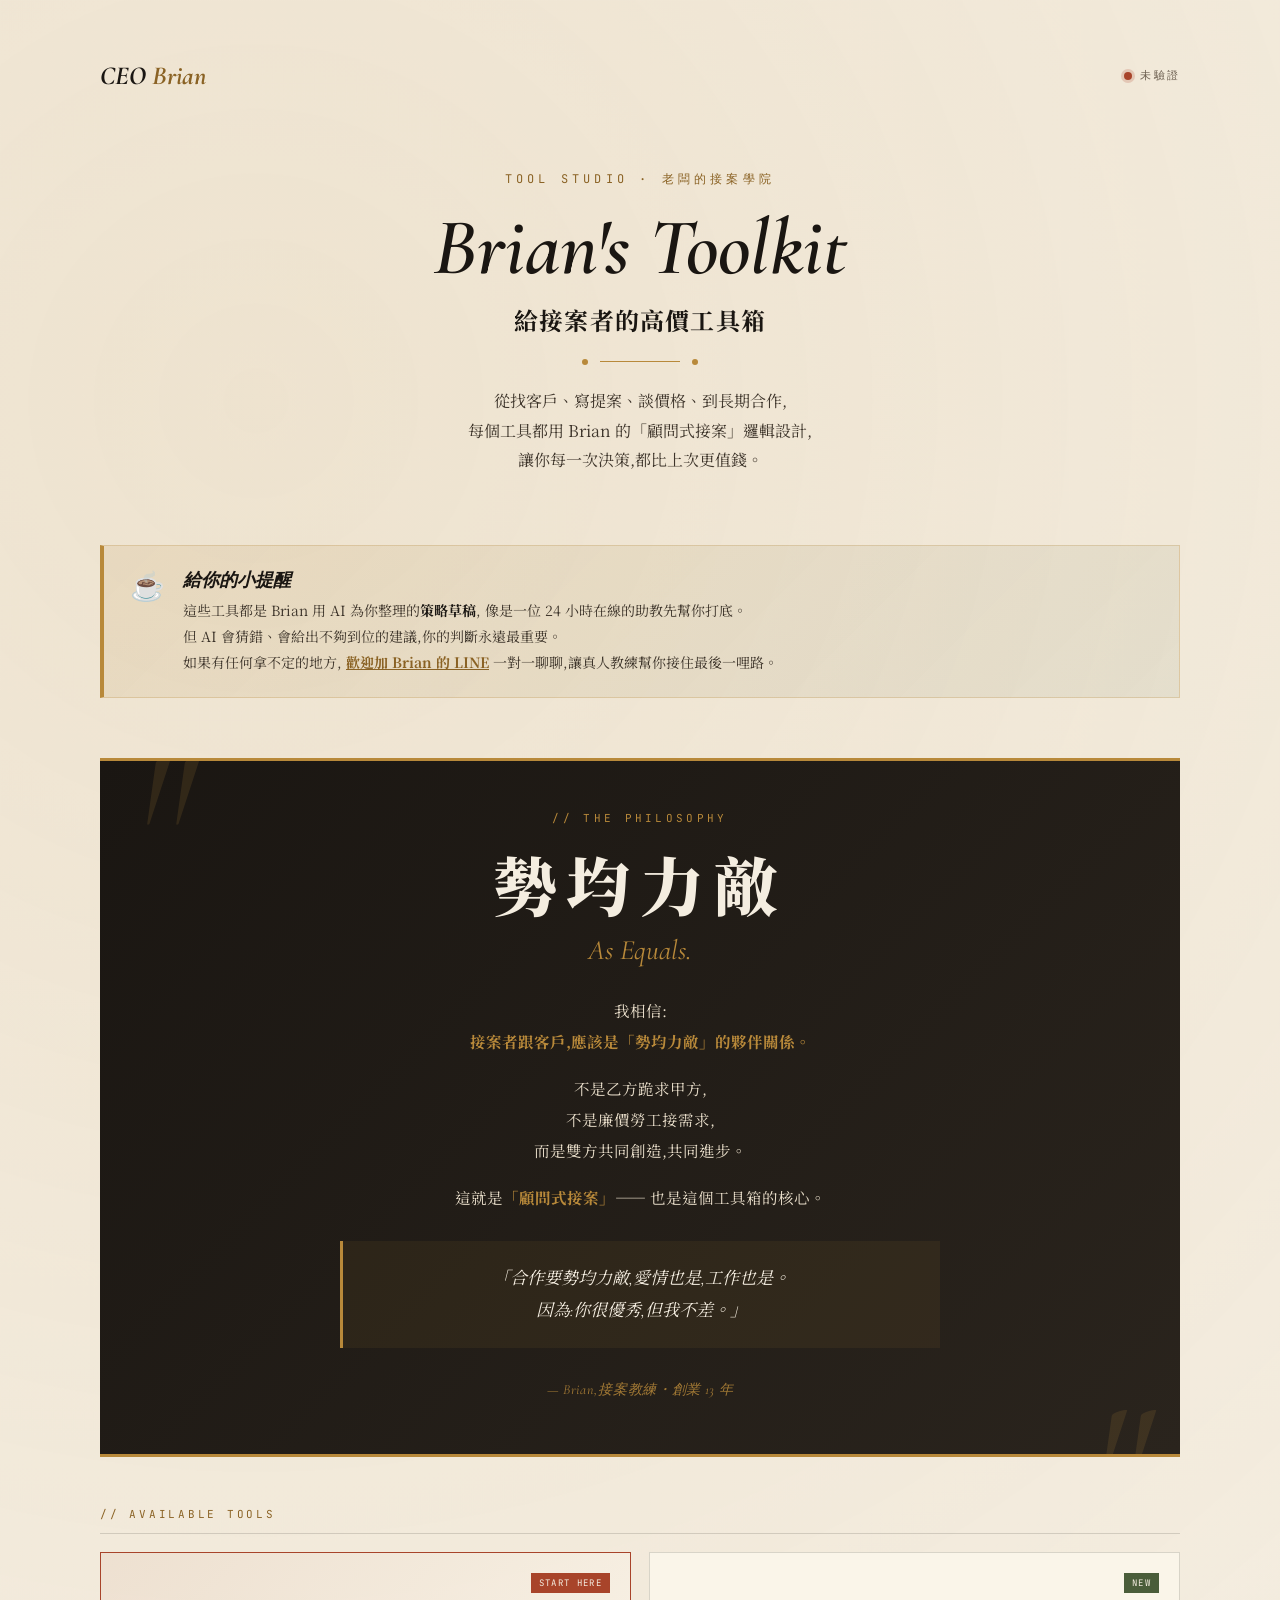
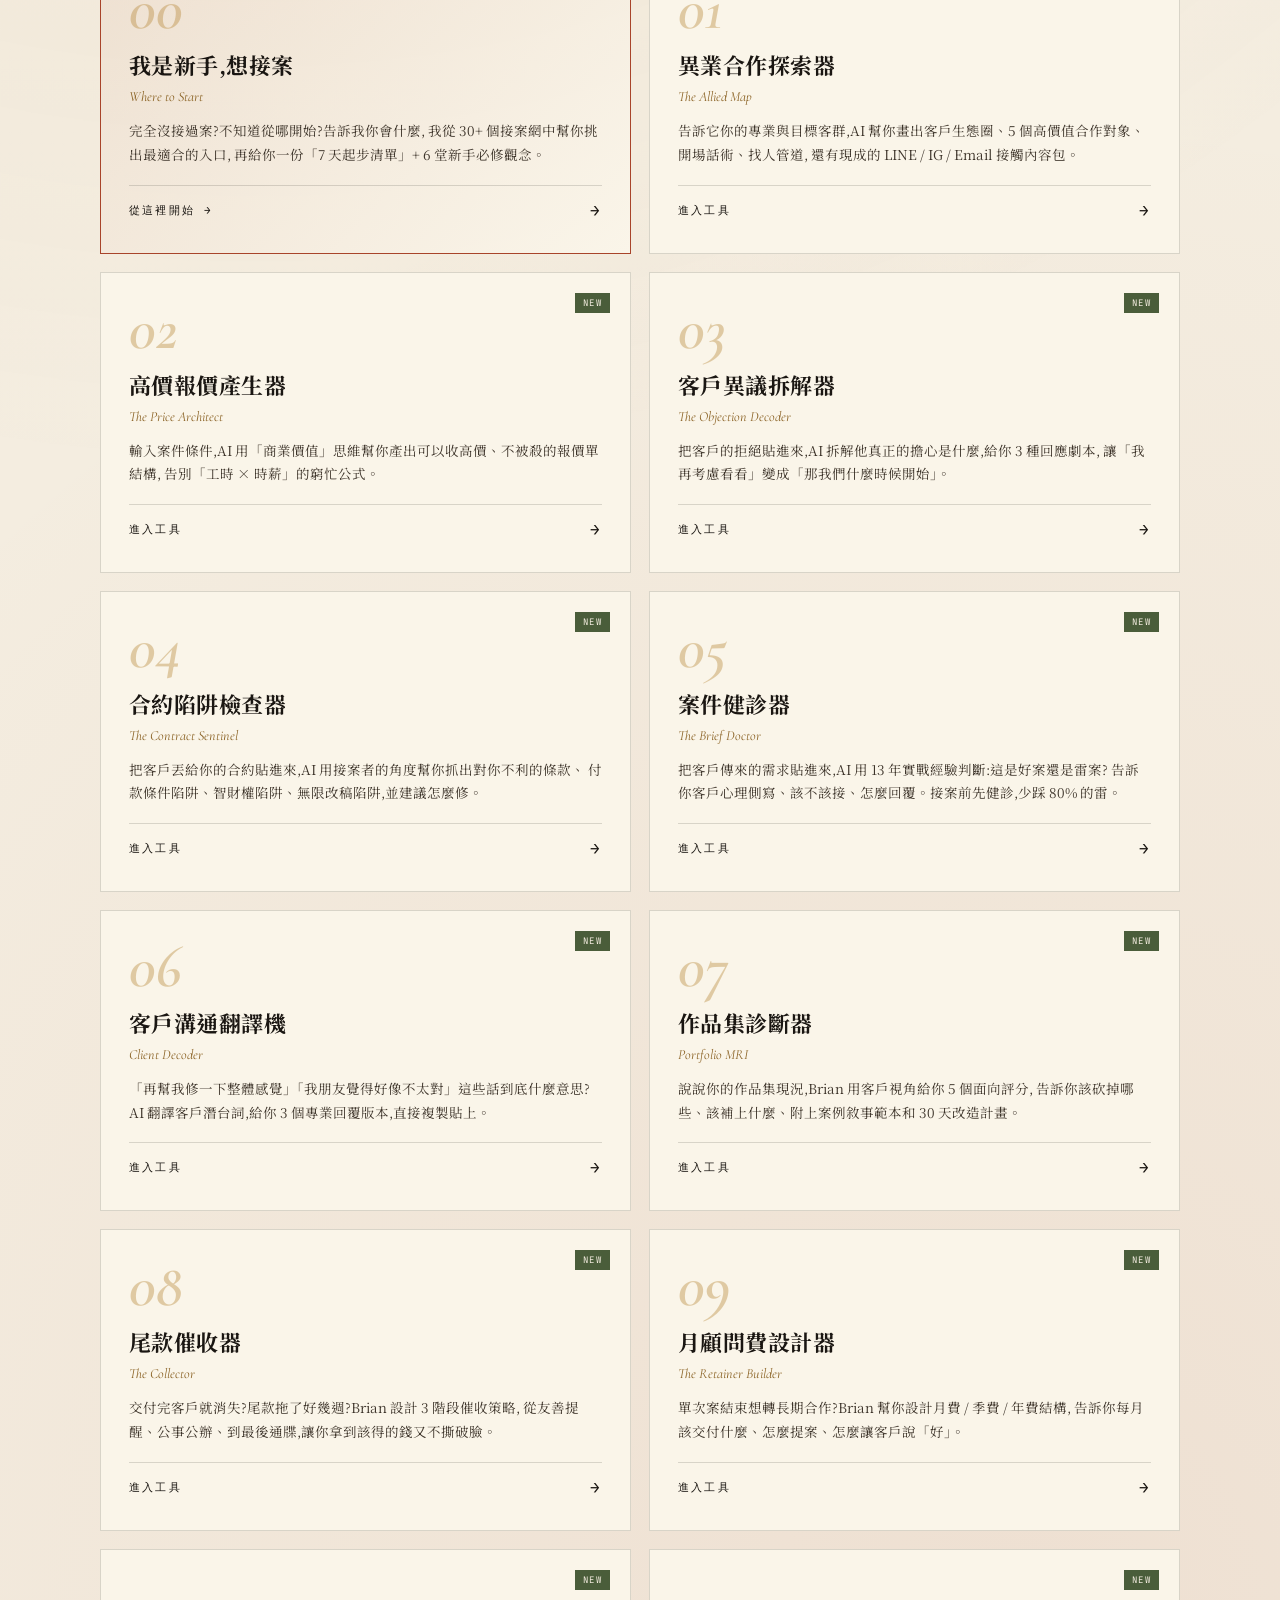
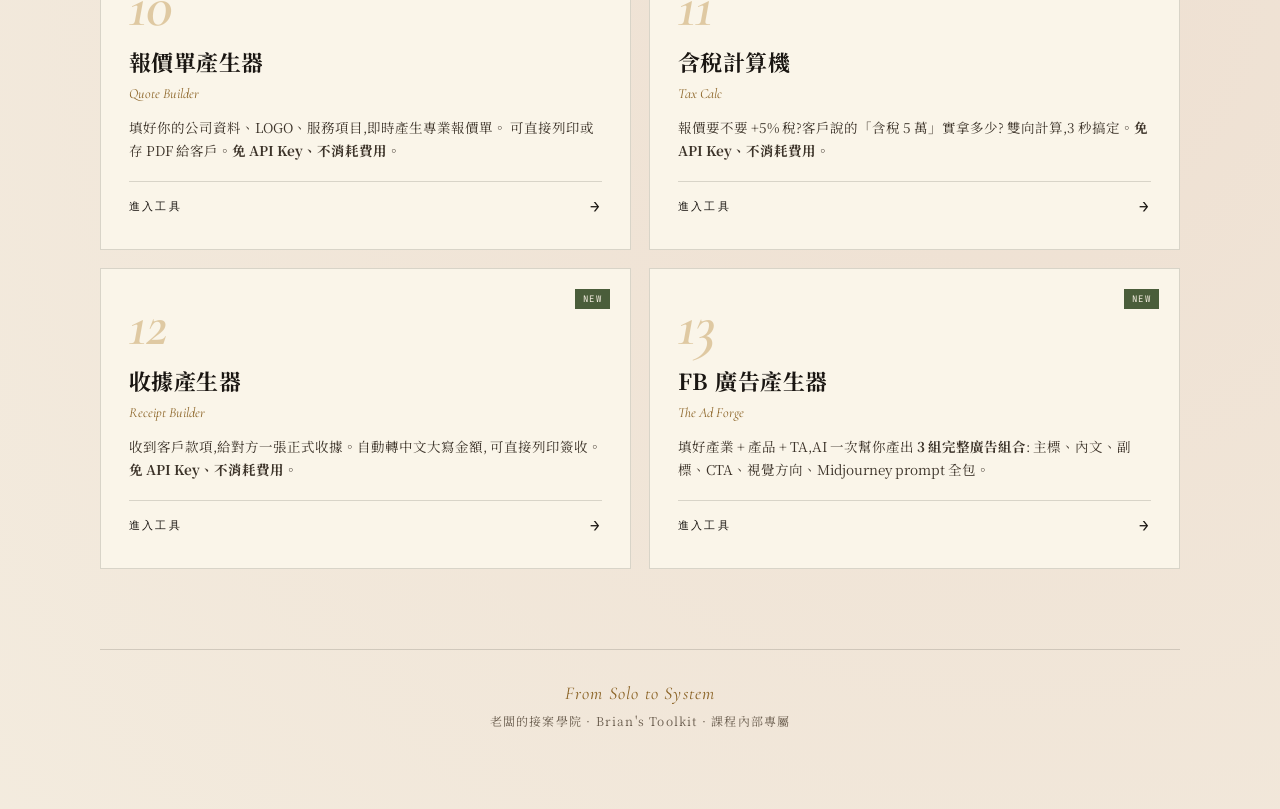
<file: tools/quote.html>
<!DOCTYPE html>
<html lang="zh-Hant">
<head>
<meta charset="UTF-8">
<meta name="viewport" content="width=device-width, initial-scale=1.0">
<meta name="robots" content="noindex, nofollow, noarchive, nosnippet, noimageindex">
<meta name="googlebot" content="noindex, nofollow">
<meta name="bingbot" content="noindex, nofollow">
<title>高價報價產生器 · 老闆的接案學院</title>
<script src="../js/auth.js"></script>
<script>
  if (!window.BrianAuth.isVerified()) {
    window.location.href = '../index.html';
  }
</script>
<link rel="stylesheet" href="../css/tools.css">
</head>
<body>

<div class="ce-app">

  <!-- API Key Modal -->
  <div class="ce-modal-overlay" id="ce-key-modal">
    <div class="ce-modal">
      <div class="ce-modal-eyebrow">FIRST-TIME SETUP</div>
      <div class="ce-modal-title">Connect Your Brain</div>
      <div class="ce-modal-cn">第一次使用,請設定你的 AI 大腦</div>
      <div class="ce-modal-body">
        這個工具用 <strong>Anthropic Claude AI</strong> 來幫你產出高價報價。<br/>
        為了保護你的資料和費用,你需要使用<strong>自己的 API Key</strong>。<br/><br/>
        <strong>申請步驟(一次性):</strong><br/>
        1. 到 <a href="https://console.anthropic.com" target="_blank">console.anthropic.com</a> 註冊<br/>
        2. API Keys → Create Key<br/>
        3. 複製 sk-ant- 開頭的 Key 貼到下面<br/>
        4. 在 Billing 充值最低 5 美金
      </div>
      <input type="password" id="ce-api-key" placeholder="sk-ant-api03-xxxxxxxxxxxxxxxxx" autocomplete="off" />
      <div class="ce-modal-actions">
        <button class="ce-modal-btn primary" id="ce-key-save">儲存並開始</button>
      </div>
      <div class="ce-modal-cost">
        <strong>費用估算:</strong>每份報價約 NT$1.5,深挖一次約 NT$0.5。
        Key 只存在你瀏覽器,不會傳到任何第三方。
      </div>
    </div>
  </div>

  <nav class="ce-nav">
    <a href="../index.html" class="ce-nav-brand" style="text-decoration:none;color:inherit;cursor:pointer;" title="回首頁">
      <div class="ce-nav-mark">老闆的接案學院</div>
      <div class="ce-nav-title" style="opacity:0.85;">高價報價產生器</div>
    </a>
    <div class="ce-nav-actions">
      <a href="../index.html" class="ce-nav-btn">← 工具列表</a>
      <button class="ce-nav-btn" id="ce-settings-btn">設定 API Key</button>
      <button class="ce-nav-btn" id="ce-new-btn">+ 新報價</button>
    </div>
  </nav>

  <main class="ce-main">
    <div class="ce-container">

      <section class="ce-saved-section" id="ce-saved-section">
        <div class="ce-saved-header">
          <div class="ce-saved-title">My Saved Quotes</div>
          <div class="ce-saved-count" id="ce-saved-count">0 STORED</div>
        </div>
        <div id="ce-saved-list"></div>
      </section>

      <div id="ce-form-page">
        <header class="ce-header">
          <div class="ce-eyebrow">Stop Selling Time · Sell Outcomes</div>
          <h1 class="ce-title">The Price Architect</h1>
          <div class="ce-title-cn">高價報價產生器</div>
          <div class="ce-divider"></div>
          <p class="ce-subtitle">
            告別「工時 × 時薪」的窮忙公式,<br/>
            讓 AI 用 Brian 的「商業價值思維」幫你產出<br/>
            客戶看了不殺價、願意簽長約的報價結構。
          </p>
        </header>

        <section class="ce-form-card">
          <div class="ce-tool-disclaimer" style="margin-bottom:0;margin-top:0;border-left:none;background:transparent;padding-bottom:18px;border-bottom:1px solid var(--line);margin-bottom:22px;">
            <span class="ce-tool-disclaimer-icon">☕</span>
            <span>AI 給的是策略起點,不是最終答案。執行前歡迎<a href="https://lin.ee/9Ba3XjY" target="_blank">加 Brian 的 LINE</a>聊聊。</span>
          </div>
          <form id="ce-form" class="ce-form-grid">
            <div class="ce-field ce-full">
              <label for="qt-trade">你的專業</label>
              <input type="text" id="qt-trade" placeholder="例如:社群行銷顧問 / 商業攝影 / 室內設計 / 品牌設計 / 影片剪輯 / 文案撰寫 / 網站開發..." required />
            </div>

            <div class="ce-field ce-full">
              <label for="qt-project">本次案件描述</label>
              <textarea id="qt-project" placeholder="範例 1:有機保養品牌想做 IG 月經營,目前每月成交 30 萬左右,老闆覺得自己拍照很弱,想找人幫忙穩定產出內容並提升轉換率。&#10;&#10;範例 2:餐飲品牌想開第二家分店,40 坪,需要從風格定調、平面規劃到完工督工。第一家是自己找師傅做的,裝修拖了 5 個月、客人覺得不夠特別。&#10;&#10;範例 3:傳統製造業老闆想做品牌官網,公司 30 年歷史,接班的二代覺得網站太老氣,影響接國外大單。" required></textarea>
              <div class="ce-helper">越具體越好。AI 會用這段話判斷客戶痛點,推算合理的高價策略</div>
            </div>

            <div class="ce-field">
              <label for="qt-client">客戶類型</label>
              <select id="qt-client">
                <option>個人(屋主、家庭)</option>
                <option>創業者 / SOHO 工作室</option>
                <option>小型企業(年營收 1000 萬以下)</option>
                <option selected>中小型企業(年營收 1000 萬到 1 億)</option>
                <option>中型企業(年營收 1 億到 10 億)</option>
                <option>大型企業(年營收 10 億以上)</option>
                <option>連鎖品牌 / 集團</option>
                <option>跨國公司 / 上市櫃公司</option>
                <option>政府單位 / 學校</option>
                <option>非營利組織 / 基金會</option>
                <option>網紅 / KOL / 自媒體經營者</option>
                <option>傳統產業 / 製造業</option>
                <option>新創公司</option>
                <option>地方型店家(餐廳、咖啡店、診所等)</option>
              </select>
            </div>

            <div class="ce-field">
              <label for="qt-target">客戶最在乎的</label>
              <select id="qt-target">
                <option selected>賺更多錢 / 提升營收</option>
                <option>省更多錢 / 降低成本</option>
                <option>節省時間 / 提高效率</option>
                <option>降低風險 / 避免出錯</option>
                <option>提升品牌形象 / 對外面子</option>
                <option>解決個人麻煩 / 心情焦慮</option>
                <option>搶時間上市 / 抓住市場機會</option>
                <option>擴大規模 / 系統化複製</option>
                <option>留住人才 / 降低流動率</option>
                <option>合規 / 避免法律問題</option>
                <option>差異化 / 跟競爭對手拉開距離</option>
                <option>傳承 / 接班 / 永續經營</option>
                <option>解決長期未解的問題</option>
                <option>建立護城河 / 提高進入門檻</option>
                <option>家人滿意(配偶、父母)</option>
                <option>展現個人成就 / 自我實現</option>
                <option>不想再操心 / 想交給專家</option>
                <option>之前合作不順,想換人</option>
                <option>第一次做這件事 / 怕做錯</option>
                <option>有外部壓力(投資人、合夥人、上司)</option>
                <option>其他(下方自行補充)</option>
              </select>
            </div>

            <div class="ce-field ce-full">
              <label for="qt-target-custom">客戶在乎的(自行補充,可選填)</label>
              <textarea id="qt-target-custom" placeholder="如果上面選不到合適的,或想補充更具體的脈絡,請寫在這裡。&#10;例如:對方剛被前任設計師放鳥所以特別怕拖稿、對方準備上 Shark Tank 想用品牌打動投資人..."></textarea>
              <div class="ce-helper">越具體 AI 越能設計出對胃口的報價</div>
            </div>

            <div class="ce-field">
              <label for="qt-old">你過去報價區間</label>
              <select id="qt-old">
                <option>三千以下</option>
                <option>三千到一萬</option>
                <option>一萬到三萬</option>
                <option>三萬到五萬</option>
                <option selected>五萬到十萬</option>
                <option>十萬到三十萬</option>
                <option>三十萬到八十萬</option>
                <option>八十萬到兩百萬</option>
                <option>兩百萬到五百萬</option>
                <option>五百萬到一千萬</option>
                <option>一千萬以上</option>
              </select>
            </div>

            <div class="ce-field">
              <label for="qt-target-price">本次想衝的目標</label>
              <select id="qt-target-price">
                <option>低價買門票(用較低價先進場,鋪陳長期)</option>
                <option>跟過去差不多</option>
                <option>提高 1.2 倍</option>
                <option selected>提高 1.5 倍</option>
                <option>提高 2 倍</option>
                <option>讓對方願意簽長期年約</option>
              </select>
            </div>

            <div class="ce-field ce-full">
              <label for="qt-strength">你的差異化優勢(可選填)</label>
              <textarea id="qt-strength" placeholder="例如:做過 30 家以上類似客戶 / 能整合 X+Y 跨界服務 / 跟在地工班/合作單位 5 年以上 / 有得獎作品或大客戶背書 / 有獨家方法論 / 交期穩定不拖稿..."></textarea>
            </div>

            <button type="submit" class="ce-submit" id="ce-submit-btn">
              產生高價報價策略 →
            </button>
          </form>
        </section>
      </div>

      <section class="ce-results" id="ce-results"></section>
      <!-- Brian 金句 + 部落格入口 -->
      <div style="max-width:1100px;margin:60px auto 0;padding:0 24px;">
        
      <div class="ce-brian-quote">
        <div class="ce-brian-quote-eyebrow">★ BRIAN'S WISDOM</div>
        <div class="ce-brian-quote-text">客戶不會殺一個能讓他賺錢的方案,<br/>只會殺一個看起來像「成本」的方案。<br/>賣價值,不要賣時間。</div>
        <div class="ce-brian-quote-source">— BRIAN ON 高價報價</div>
      </div>
<div class="ce-blog-bridge-desc">
            這個工具是策略起點,Brian 的部落格是 13 年實戰累積的觀念底氣。<br/>
            91 頁原創文章,從品牌行銷、創業心法、到生活哲學。
          </div>
          <a href="https://www.ceobrian.com/" target="_blank" rel="noopener">前往「做生意就像談戀愛」 →</a>
        </div>

      </div>


      <footer style="text-align:center;margin-top:60px;padding-top:28px;border-top:1px solid var(--line);font-size:12px;color:var(--ink-mute);letter-spacing:0.1em;">
        <div style="font-family:'Cormorant Garamond',serif;font-style:italic;font-size:16px;color:var(--gold-deep);margin-bottom:6px;">From Solo to System</div>
        <div>老闆的接案學院 · 高價報價產生器</div>
      </footer>
    </div>
  </main>
</div>

<script src="../js/tools-common.js"></script>
<script>
(function() {
  const T = window.BrianTools;
  const storage = T.createStorage('quotes');
  let currentId = null;

  const form = document.getElementById('ce-form');
  const formPage = document.getElementById('ce-form-page');
  const resultsEl = document.getElementById('ce-results');
  const submitBtn = document.getElementById('ce-submit-btn');
  const savedListEl = document.getElementById('ce-saved-list');
  const savedCountEl = document.getElementById('ce-saved-count');

  T.setupApiKeyModal('ce-key-modal', 'ce-api-key', 'ce-key-save');
  document.getElementById('ce-settings-btn').addEventListener('click', () => {
    document.getElementById('ce-api-key').value = T.getApiKey();
    document.getElementById('ce-key-modal').classList.add('show');
  });

  document.getElementById('ce-new-btn').addEventListener('click', () => {
    showFormPage();
    form.reset();
    currentId = null;
  });

  function showFormPage() {
    formPage.classList.remove('ce-hidden');
    resultsEl.innerHTML = '';
    window.scrollTo({ top: 0, behavior: 'smooth' });
  }
  function hideFormPage() { formPage.classList.add('ce-hidden'); }

  // === 啟動 ===
  loadSavedList();
  if (!T.getApiKey()) document.getElementById('ce-key-modal').classList.add('show');

  function loadSavedList() {
    const records = storage.list();
    savedCountEl.textContent = `${records.length} STORED`;
    if (records.length === 0) {
      savedListEl.innerHTML = `<div class="ce-empty-state">尚未儲存任何報價。產生第一份後會自動存在這裡。</div>`;
      return;
    }
    savedListEl.innerHTML = `
      <div class="ce-saved-grid">
        ${records.map(r => `
          <div class="ce-saved-card" data-id="${r.id}">
            <button class="ce-saved-del" data-del="${r.id}">✕</button>
            <div class="ce-saved-trade">${T.escapeHtml(r.input.trade)}</div>
            <div class="ce-saved-target">→ ${T.escapeHtml(r.input.project.substring(0, 40))}${r.input.project.length > 40 ? '...' : ''}</div>
            <div class="ce-saved-meta">${T.formatDate(r.createdAt)} · ${T.escapeHtml(r.input.targetPrice)}</div>
          </div>
        `).join('')}
      </div>
    `;
    savedListEl.querySelectorAll('.ce-saved-card').forEach(card => {
      card.addEventListener('click', (e) => {
        if (e.target.closest('.ce-saved-del')) return;
        const r = storage.load(card.dataset.id);
        if (r) { currentId = r.id; hideFormPage(); renderResults(r); }
      });
    });
    savedListEl.querySelectorAll('[data-del]').forEach(btn => {
      btn.addEventListener('click', (e) => {
        e.stopPropagation();
        if (confirm('確定刪除這份報價?')) {
          storage.delete(btn.dataset.del);
          loadSavedList();
          if (currentId === btn.dataset.del) { showFormPage(); currentId = null; }
        }
      });
    });
  }

  form.addEventListener('submit', async (e) => {
    e.preventDefault();
    if (!T.getApiKey()) { document.getElementById('ce-key-modal').classList.add('show'); return; }

    const input = {
      trade: document.getElementById('qt-trade').value.trim(),
      project: document.getElementById('qt-project').value.trim(),
      client: document.getElementById('qt-client').value,
      targetCare: document.getElementById('qt-target').value,
      targetCareCustom: document.getElementById('qt-target-custom').value.trim(),
      oldPrice: document.getElementById('qt-old').value,
      targetPrice: document.getElementById('qt-target-price').value,
      strength: document.getElementById('qt-strength').value.trim()
    };
    if (!input.trade || !input.project) return;

    submitBtn.disabled = true;
    submitBtn.textContent = '正在思考你的報價策略...';
    resultsEl.innerHTML = `
      <div class="ce-loading">
        <div class="ce-loading-text">Brian 正在用「商業價值」邏輯重新設計你的報價...</div>
        <div class="ce-loading-bar"></div>
      </div>
    `;

    try {
      const data = await generateQuote(input);
      const id = 'qt_' + Date.now();
      const record = { id, input, data, createdAt: Date.now() };
      storage.save(id, record);
      currentId = id;
      renderResults(record);
      loadSavedList();
    } catch (err) {
      console.error(err);
      resultsEl.innerHTML = `<div class="ce-error">產生失敗:${T.escapeHtml(err.message)}</div>`;
    } finally {
      submitBtn.disabled = false;
      submitBtn.textContent = '產生高價報價策略 →';
    }
  });

  async function generateQuote(input) {
    const prompt = `你是 Brian(老闆的接案學院創辦人),13 年實戰經驗,專門教接案者用「商業價值思維」做高價報價。

你的核心理念:報價不是「成本+利潤」,是「對方的商業獲利 × 你的合理分成」。
客戶不會殺一個能讓他賺更多的方案,只會殺一個「看起來像成本」的方案。

【重要的策略區分】
- 如果接案者選擇「低價買門票」策略:這代表他想用較低價先進場,鋪陳之後的長期合作。請在 brian_note 提醒他「便宜不是賤賣,要設計清楚的『升級路徑』讓對方下次心甘情願付更多」,並把 RECOMMENDED 方案設計成相對親民、但留有後續加值空間的版本。三段式報價的價差幅度可以縮小,重點放在「後續可加購、可升級、可續約」的設計。
- 其他選項:正常用高價策略。

請為以下案件,設計一份完整的「高價報價策略」:

【案件資料】
- 接案者專業:${input.trade}
- 案件描述:${input.project}
- 客戶類型:${input.client}
- 客戶最在乎的:${input.targetCare}${input.targetCareCustom ? '\n- 客戶在乎的補充說明:' + input.targetCareCustom : ''}
- 接案者過去報價:${input.oldPrice}
- 本次想衝的目標:${input.targetPrice}
- 接案者差異化優勢:${input.strength || '(未填寫)'}

請輸出 JSON,只回 JSON 不要 markdown code fence:

{
  "brian_note": "用 Brian 口吻寫一段 100-150 字的「策略註解」,告訴接案者:這個案件最大的高價機會在哪、最容易讓對方殺價的盲點是什麼。要有教練在面對面講話的感覺。",

  "value_analysis": {
    "client_pain": "對方真正的痛點是什麼(從案件描述推論,2-3 句)",
    "client_gain": "成功之後對方的商業獲利會是什麼(具體量化,例如:多開一家店一年多賺 300 萬)",
    "your_leverage": "你跟一般接案者的不同點在哪、為什麼這個價值只有你能給"
  },

  "price_structure": {
    "summary": "一句話總結這次報價的設計策略",
    "tiers": [
      {
        "name": "方案名稱(取個讓對方有感的名字,不要叫『標準版/進階版』,例如『品牌全套規劃』『單點救火方案』)",
        "tag": "BASIC / RECOMMENDED / PREMIUM",
        "price_range": "建議報價區間(用台幣)",
        "deliverables": [
          {
            "title": "交付項目主標題(具體、不要空泛)",
            "details": [
              "細項 1(具體可量化,例如:每月 12 篇 IG 貼文設計含文案)",
              "細項 2",
              "細項 3"
            ]
          }
        ],
        "best_for": "什麼樣的客戶會選這個方案",
        "psychology": "這個方案的價格心理學:設計這個價位的目的是什麼(例如:錨定、誘餌、主推)"
      }
    ]
  },

  "talking_points": {
    "opening": "開報價會議的開場白(60-100 字),不能講價格,先建立價值錨點",
    "transition": "從價值轉到價格的關鍵句(50 字內),讓對方準備好聽到數字",
    "anchor": "報出價格後立刻補上的一句話(30 字內),消除對方的價格震驚",
    "closing": "結束的話術(60 字內),引導對方做決定不要拖"
  },

  "objection_preview": [
    {
      "objection": "對方最可能說什麼(例如:預算有限)",
      "response": "Brian 風格的回應(150 字內,不卑不亢、用顧問口吻)"
    }
  ]
}

【關於 deliverables(交付項目) 的硬性要求 — 非常重要】

❌ 不接受太空泛的項目,例如:
   - 「全面性的設計服務」
   - 「詳細的預算控制」
   - 「完整的後續維護」
   - 「基本社群分析報告」
   這種寫法客戶看了不知道你到底會做什麼、值不值得這個價格。

✅ 必須具體可量化,例如:
   - 「品牌定位文件(含目標族群分析、競品比較、品牌故事)」
   - 「Logo 主視覺 3 個方案 + 1 次大改 + 2 次小修」
   - 「品牌色票 / 字型系統 / 應用範例(名片、招牌、官網 Banner)」
   - 「每月 12 篇 IG 貼文設計含文案 + 8 則限動模板」

【數量規範(每個方案的 deliverables)】
- BASIC 方案:至少 4-6 個項目,每個項目展開 2-3 個細項
- RECOMMENDED 方案:至少 6-8 個項目,每個項目展開 3-5 個細項(這是主推,要看起來最豐富)
- PREMIUM 方案:至少 7-10 個項目,每個項目展開 3-6 個細項(高階方案,涵蓋面要更廣)

【依產業類型給 deliverables 範例】
- 室內設計:風格定調、平面規劃圖、3D 透視圖、施工圖、預算管控、發包協助、選材陪同、施工督導、軟裝建議、保固維護
- 社群行銷:策略規劃、貼文設計、文案撰寫、限動製作、廣告投放、KOL 溝通、月報分析、活動策劃、危機處理、社群客服
- 品牌設計:品牌定位、Logo 設計、視覺系統、應用範例、品牌指南、官網設計、包裝設計、攝影規劃、發表會視覺
- 商業攝影:腳本規劃、場景設計、拍攝執行、後製修圖、影片剪輯、原檔授權、攝影指導、現場道具
- 顧問諮詢:現況診斷、策略文件、定期會議、實作陪伴、團隊培訓、KPI 追蹤、專案管理、外部資源接洽

要求:
- price_structure.tiers 一定要 3 個方案(BASIC, RECOMMENDED, PREMIUM)
- 三個方案的價差要符合「錨定效應」原理,RECOMMENDED 應該是主推
- 三個方案的「項目數量」必須有明顯遞增,讓客戶看到「升級的價值」
- objection_preview 給 3 個最常見的拒絕理由
- 所有金額用台幣 NT$ 格式,要實際合理(不要報得離譜)
- 全部繁體中文,台灣商業用語`;

    return await T.callClaude(prompt, { parseJson: true, maxTokens: 6000 });
  }

  function renderResults(record) {
    hideFormPage();
    const d = record.data;
    const va = d.value_analysis || {};
    const ps = d.price_structure || {};
    const tp = d.talking_points || {};

    let html = `
      <div class="ce-result-toolbar">
        <div class="ce-result-info"><strong>${T.escapeHtml(record.input.trade)}</strong> · ${T.escapeHtml(record.input.project.substring(0, 50))}${record.input.project.length > 50 ? '...' : ''}</div>
        <div class="ce-result-actions">
          <button class="ce-action-btn" id="ce-print-btn">列印 / 存 PDF</button>
          <button class="ce-action-btn" id="ce-back-btn">+ 新報價</button>
        </div>
      </div>

      ${d.brian_note ? `
        <div class="ce-brian-note">
          <div class="ce-brian-note-label">教練筆記 · BRIAN'S NOTE</div>
          <div class="ce-brian-note-body">${T.escapeHtml(d.brian_note)}</div>
        </div>
      ` : ''}

      <div class="ce-result-section">
        <div class="ce-section-title">Value Analysis</div>
        <div class="ce-section-cn">商業價值分析</div>
        <div class="ce-block">
          <div class="ce-block-body">
            <div class="ce-block-row"><div class="ce-block-key">客戶痛點</div><div class="ce-block-val">${T.escapeHtml(va.client_pain || '')}</div></div>
            <div class="ce-block-row"><div class="ce-block-key">商業獲利</div><div class="ce-block-val">${T.escapeHtml(va.client_gain || '')}</div></div>
            <div class="ce-block-row"><div class="ce-block-key">你的槓桿</div><div class="ce-block-val">${T.escapeHtml(va.your_leverage || '')}</div></div>
          </div>
        </div>
      </div>

      <div class="ce-result-section">
        <div class="ce-section-title">Price Structure</div>
        <div class="ce-section-cn">三段式報價設計</div>
        <p style="font-size:14.5px;color:var(--ink-soft);line-height:1.85;margin-bottom:14px;">${T.escapeHtml(ps.summary || '')}</p>
        <div style="display:flex;gap:8px;margin-bottom:18px;">
          <button class="ce-action-btn" id="qt-expand-all" style="background:var(--paper-card);border-color:var(--gold);color:var(--gold-deep);">⇣ 展開全部細項</button>
          <button class="ce-action-btn" id="qt-collapse-all" style="background:var(--paper-card);border-color:var(--ink-mute);color:var(--ink-mute);">⇡ 全部收合</button>
        </div>
        ${(ps.tiers || []).map((t, i) => renderTier(t, i)).join('')}
      </div>

      <div class="ce-result-section">
        <div class="ce-section-title">Talking Points</div>
        <div class="ce-section-cn">報價會議話術</div>
        ${renderTalkingPoint('開場白', tp.opening, '會議一開始就講,不能談價格')}
        ${renderTalkingPoint('轉折句', tp.transition, '從價值轉到價格的橋樑')}
        ${renderTalkingPoint('錨點句', tp.anchor, '報出價格後立刻補這句,化解震驚')}
        ${renderTalkingPoint('收尾句', tp.closing, '引導對方做決定不要拖')}
      </div>

      <div class="ce-result-section">
        <div class="ce-section-title">Objection Preview</div>
        <div class="ce-section-cn">預想對方的拒絕</div>
        ${(d.objection_preview || []).map((o, i) => `
          <div class="ce-block">
            <div class="ce-block-header">
              <div class="ce-block-title">${i+1}. ${T.escapeHtml(o.objection)}</div>
            </div>
            <div class="ce-block-body">
              <div class="ce-quote-box">${T.escapeHtml(o.response)}</div>
              <button class="ce-copy-btn" data-copy="${T.escapeHtml(o.response)}">複製回應</button>
            </div>
          </div>
        `).join('')}
      </div>

      <div class="ce-result-section">
        <div class="ce-block">
          <div class="ce-block-header">
            <div class="ce-block-title">進階深挖</div>
          </div>
          <div class="ce-block-body">
            <div class="ce-deep-buttons">
              <button class="ce-deep-btn btn-primary" data-action="proposal">📄 給我一份完整提案大綱</button>
              <button class="ce-deep-btn btn-rust" data-action="email-version">✉️ 把報價寫成正式 Email</button>
              <button class="ce-deep-btn" data-action="negotiate">如果他說「太貴」,逐句拆解</button>
              <button class="ce-deep-btn" data-action="long-term">轉成年約 / 訂閱制</button>
              <a href="https://lin.ee/9Ba3XjY" target="_blank" rel="noopener" class="ce-deep-btn ce-deep-line-btn">💬 加 Brian 的 LINE 一對一聊</a>
            </div>
            <div class="ce-deep-result" id="ce-deep-result"></div>
          </div>
        </div>
      </div>
    `;

    resultsEl.innerHTML = html;
    bindResultEvents(record);
    window.scrollTo({ top: 0, behavior: 'smooth' });
  }

  function renderTier(t, i) {
    const tagClass = t.tag === 'PREMIUM' ? 'rust' : (t.tag === 'RECOMMENDED' ? 'gold' : 'gray');
    const tagBg = t.tag === 'PREMIUM' ? 'var(--rust)' : (t.tag === 'RECOMMENDED' ? 'var(--gold)' : 'var(--ink-mute)');
    const tagColor = t.tag === 'RECOMMENDED' ? 'var(--ink)' : 'white';

    // 處理交付項目 - 支援新格式(物件含 details)和舊格式(純字串)
    const deliverables = (t.deliverables || []).map((d, di) => {
      // 新格式:物件含 title 和 details
      if (typeof d === 'object' && d.title) {
        const hasDetails = d.details && d.details.length > 0;
        return `
          <li class="qt-deliv-item">
            ${hasDetails ? `
              <details class="qt-deliv-details">
                <summary class="qt-deliv-summary">
                  <span class="qt-deliv-icon">◆</span>
                  <span class="qt-deliv-title">${T.escapeHtml(d.title)}</span>
                  <span class="qt-deliv-toggle">▾</span>
                </summary>
                <ul class="qt-deliv-sublist">
                  ${d.details.map(sub => `<li>${T.escapeHtml(sub)}</li>`).join('')}
                </ul>
              </details>
            ` : `
              <div class="qt-deliv-no-detail">
                <span class="qt-deliv-icon">◆</span>
                <span class="qt-deliv-title">${T.escapeHtml(d.title)}</span>
              </div>
            `}
          </li>
        `;
      }
      // 舊格式:純字串
      return `
        <li class="qt-deliv-item">
          <div class="qt-deliv-no-detail">
            <span class="qt-deliv-icon">◆</span>
            <span class="qt-deliv-title">${T.escapeHtml(String(d))}</span>
          </div>
        </li>
      `;
    }).join('');

    // 算項目總數,讓使用者一眼看到豐富度
    const totalItems = (t.deliverables || []).length;
    const totalDetails = (t.deliverables || []).reduce((sum, d) => {
      if (typeof d === 'object' && d.details) return sum + d.details.length;
      return sum;
    }, 0);

    return `
      <div class="ce-block" style="${t.tag === 'RECOMMENDED' ? 'border-color:var(--gold);border-width:2px;' : ''}">
        <div class="ce-block-header" style="background:${t.tag === 'RECOMMENDED' ? 'var(--gold-deep)' : 'var(--ink)'};">
          <div class="ce-block-title">${T.escapeHtml(t.name || '')}</div>
          <div class="ce-block-tag" style="background:${tagBg};color:${tagColor};">${T.escapeHtml(t.tag || '')}</div>
        </div>
        <div class="ce-block-body">
          <div class="ce-block-row"><div class="ce-block-key">建議報價</div><div class="ce-block-val" style="font-size:18px;font-weight:700;color:var(--gold-deep);">${T.escapeHtml(t.price_range || '')}</div></div>
          <div class="ce-block-row">
            <div class="ce-block-key">交付項目</div>
            <div class="ce-block-val">
              ${totalItems > 0 ? `
                <div class="qt-deliv-count">
                  共 <strong>${totalItems}</strong> 個主項目${totalDetails > 0 ? `,展開 <strong>${totalDetails}</strong> 個細項` : ''}
                  <span class="qt-deliv-hint">點主項目展開細節 ↓</span>
                </div>
              ` : ''}
              <ul class="qt-deliv-list">${deliverables}</ul>
            </div>
          </div>
          <div class="ce-block-row"><div class="ce-block-key">適合誰</div><div class="ce-block-val">${T.escapeHtml(t.best_for || '')}</div></div>
          <div class="ce-block-row"><div class="ce-block-key">設計心理學</div><div class="ce-block-val"><div class="ce-insight">💡 ${T.escapeHtml(t.psychology || '')}</div></div></div>
        </div>
      </div>
    `;
  }

  function renderTalkingPoint(label, text, hint) {
    if (!text) return '';
    return `
      <div class="ce-block">
        <div class="ce-block-header">
          <div class="ce-block-title">${label}</div>
          <div style="font-size:11px;color:var(--paper-deep);font-style:italic;">${hint}</div>
        </div>
        <div class="ce-block-body">
          <div class="ce-quote-box">${T.escapeHtml(text)}</div>
          <button class="ce-copy-btn" data-copy="${T.escapeHtml(text)}">複製話術</button>
        </div>
      </div>
    `;
  }

  function bindResultEvents(record) {
    document.getElementById('ce-print-btn').addEventListener('click', () => window.print());
    document.getElementById('ce-back-btn').addEventListener('click', () => {
      showFormPage(); currentId = null; form.reset();
    });

    // 展開/收合所有交付項目細項
    const expandBtn = document.getElementById('qt-expand-all');
    const collapseBtn = document.getElementById('qt-collapse-all');
    if (expandBtn) {
      expandBtn.addEventListener('click', () => {
        document.querySelectorAll('.qt-deliv-details').forEach(d => d.open = true);
      });
    }
    if (collapseBtn) {
      collapseBtn.addEventListener('click', () => {
        document.querySelectorAll('.qt-deliv-details').forEach(d => d.open = false);
      });
    }

    document.querySelectorAll('.ce-copy-btn').forEach(btn => {
      btn.addEventListener('click', () => {
        navigator.clipboard?.writeText(btn.dataset.copy).then(() => {
          btn.textContent = '✓ 已複製';
          btn.classList.add('copied');
          setTimeout(() => { btn.textContent = btn.dataset.copy.length > 50 ? '複製話術' : '複製回應'; btn.classList.remove('copied'); }, 1800);
        });
      });
    });

    document.querySelectorAll('.ce-deep-btn[data-action]').forEach(btn => {
      btn.addEventListener('click', async () => {
        const action = btn.dataset.action;
        const resultEl = document.getElementById('ce-deep-result');
        btn.disabled = true;
        const orig = btn.textContent;
        btn.textContent = '思考中...';
        resultEl.classList.add('show');
        resultEl.textContent = 'Brian 正在分析...';

        try {
          const result = await deepDive(record, action);
          resultEl.textContent = result;
        } catch (err) {
          resultEl.textContent = '產生失敗:' + err.message;
        } finally {
          btn.disabled = false;
          btn.textContent = orig;
        }
      });
    });
  }

  async function deepDive(record, action) {
    const prompts = {
      'proposal': `請寫一份完整的「合作提案大綱」,包含以下段落並用 ━━━ 分隔:

【1. 封面與摘要】(1 頁)
- 提案標題
- 一句話價值主張
- 提案版本/日期

【2. 你的痛點 / 我聽到的需求】(1 頁)
重述客戶痛點,證明你聽懂他

【3. 我的解決方案】(2-3 頁)
分階段呈現怎麼解決

【4. 預期成果與 ROI 試算】(1 頁)
量化客戶能獲得的回報

【5. 投資方案(三段報價)】(1 頁)
直接列出 3 個方案+價格

【6. 為什麼是我】(1 頁)
案例、優勢、保證

【7. 下一步】(1 頁)
明確的決策路徑

每段請寫實際內容,不要寫「此處放 XXX」這種空話。`,

      'email-version': `請把整份報價策略改寫成一封正式 Email。
要求:
- 主旨明確、不超過 20 字
- 開頭 1-2 句問候
- 引言段點出痛點
- 中段用條列呈現 3 個方案的價格與差異
- 用「為什麼是我」段落建立信任
- 結尾邀約下一步(具體時間/方式)
- 簽名檔位置標出
- 全文 400-600 字`,

      'negotiate': `客戶聽完報價後說「太貴了」。
請逐句拆解:
1. 對方真正在說的是什麼?(預算限制 vs. 不認同價值 vs. 議價試水溫)
2. Brian 風格的 3 種應對策略,每種寫具體話術(150 字內)
3. 哪些「絕對不能說的」回應(列 3 個常見錯誤)
4. 如果對方堅持殺價,你的底線該設在哪、給折讓時要換什麼條件`,

      'long-term': `請設計把這次的單次案件,轉成「年約 / 訂閱制 / 長期顧問合約」的路徑。
寫:
1. 為什麼這個案件適合轉長期(從客戶角度)
2. 第一次合作要埋的鋪陳(在交付過程中,要讓客戶感覺到什麼,他才會想續約)
3. 提出長期合約的時機與話術
4. 長期方案的設計建議(月費/季費/年費怎麼定)
5. 如果對方拒絕長期,怎麼留個門讓他半年後願意回來`
    };

    const prompt = `你是 Brian。
案件背景:
- 專業:${record.input.trade}
- 案件:${record.input.project}
- 客戶類型:${record.input.client}
- 已產生的報價策略摘要:${record.data.brian_note || ''}

任務:${prompts[action]}

繁體中文,台灣口吻,直接輸出內容,不要前言。`;

    return await T.callClaude(prompt, { maxTokens: 3000 });
  }
})();
</script>
</body>
</html>
</file>
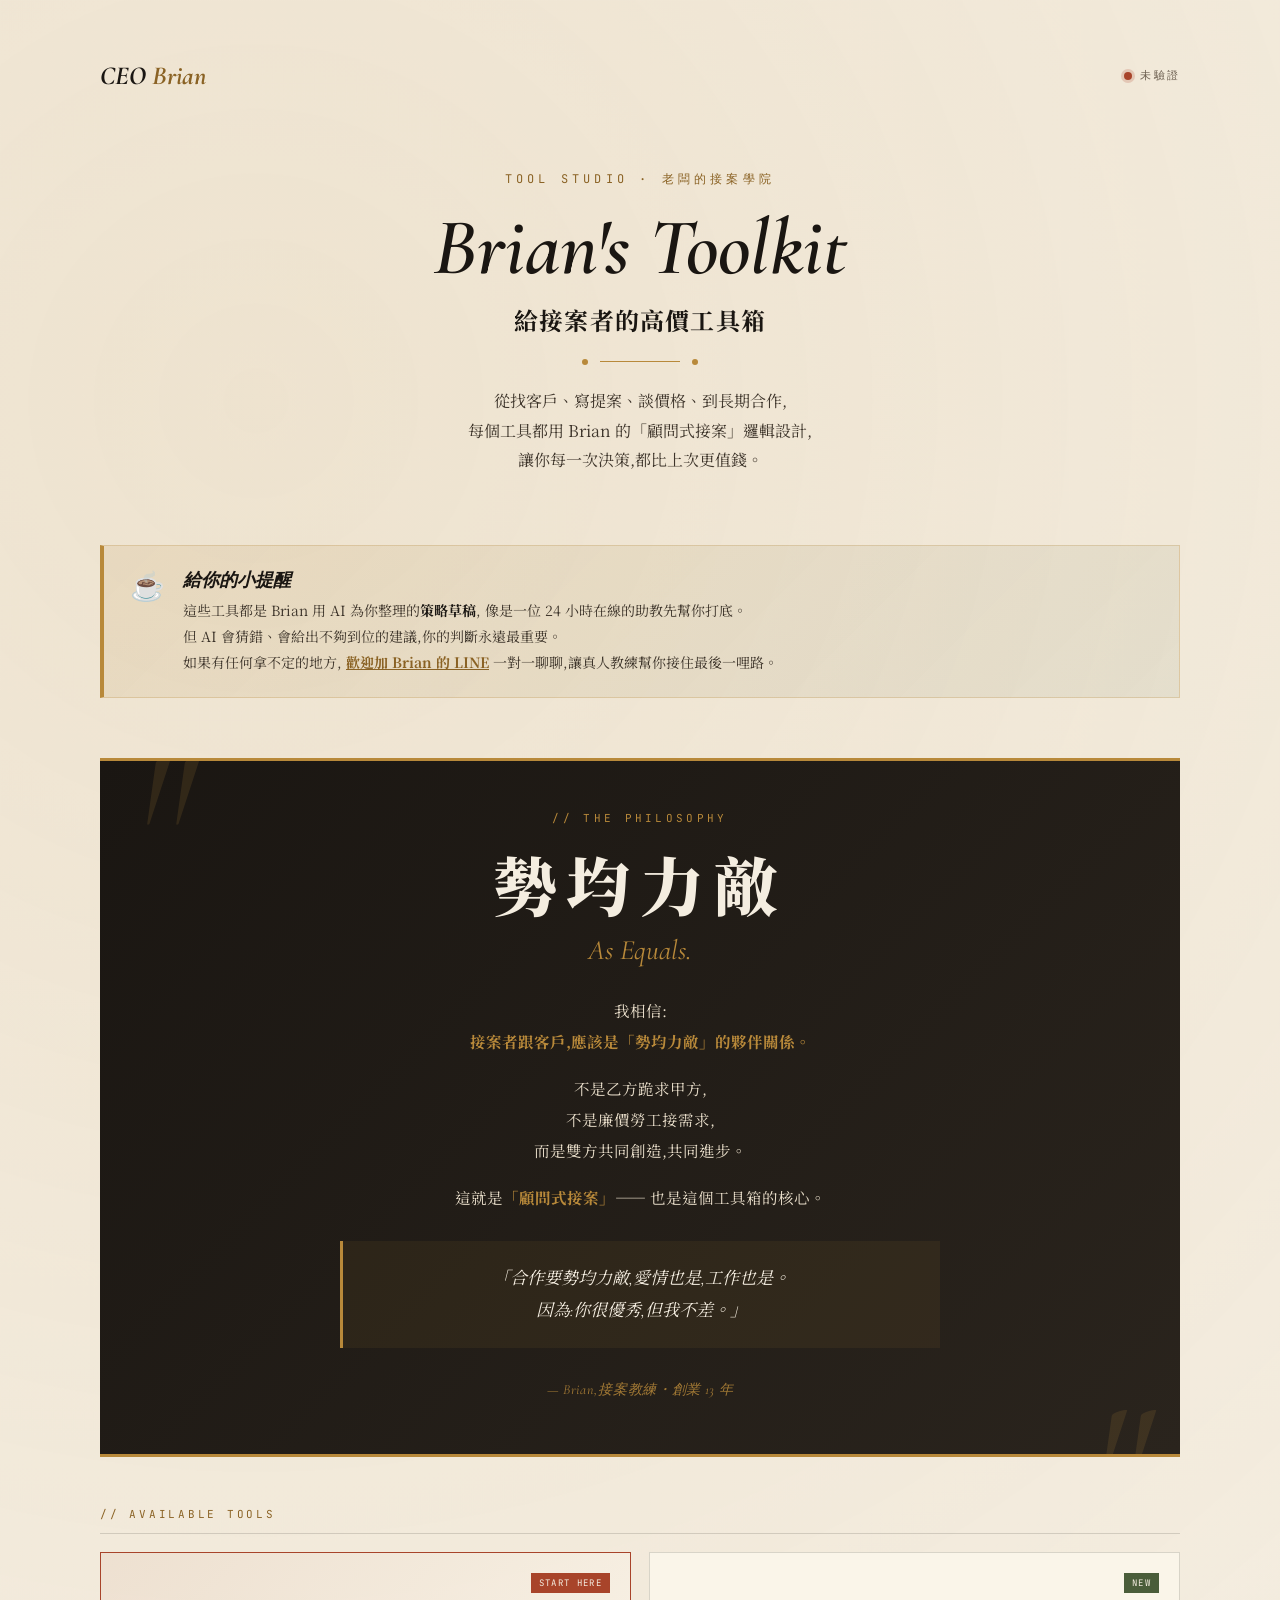
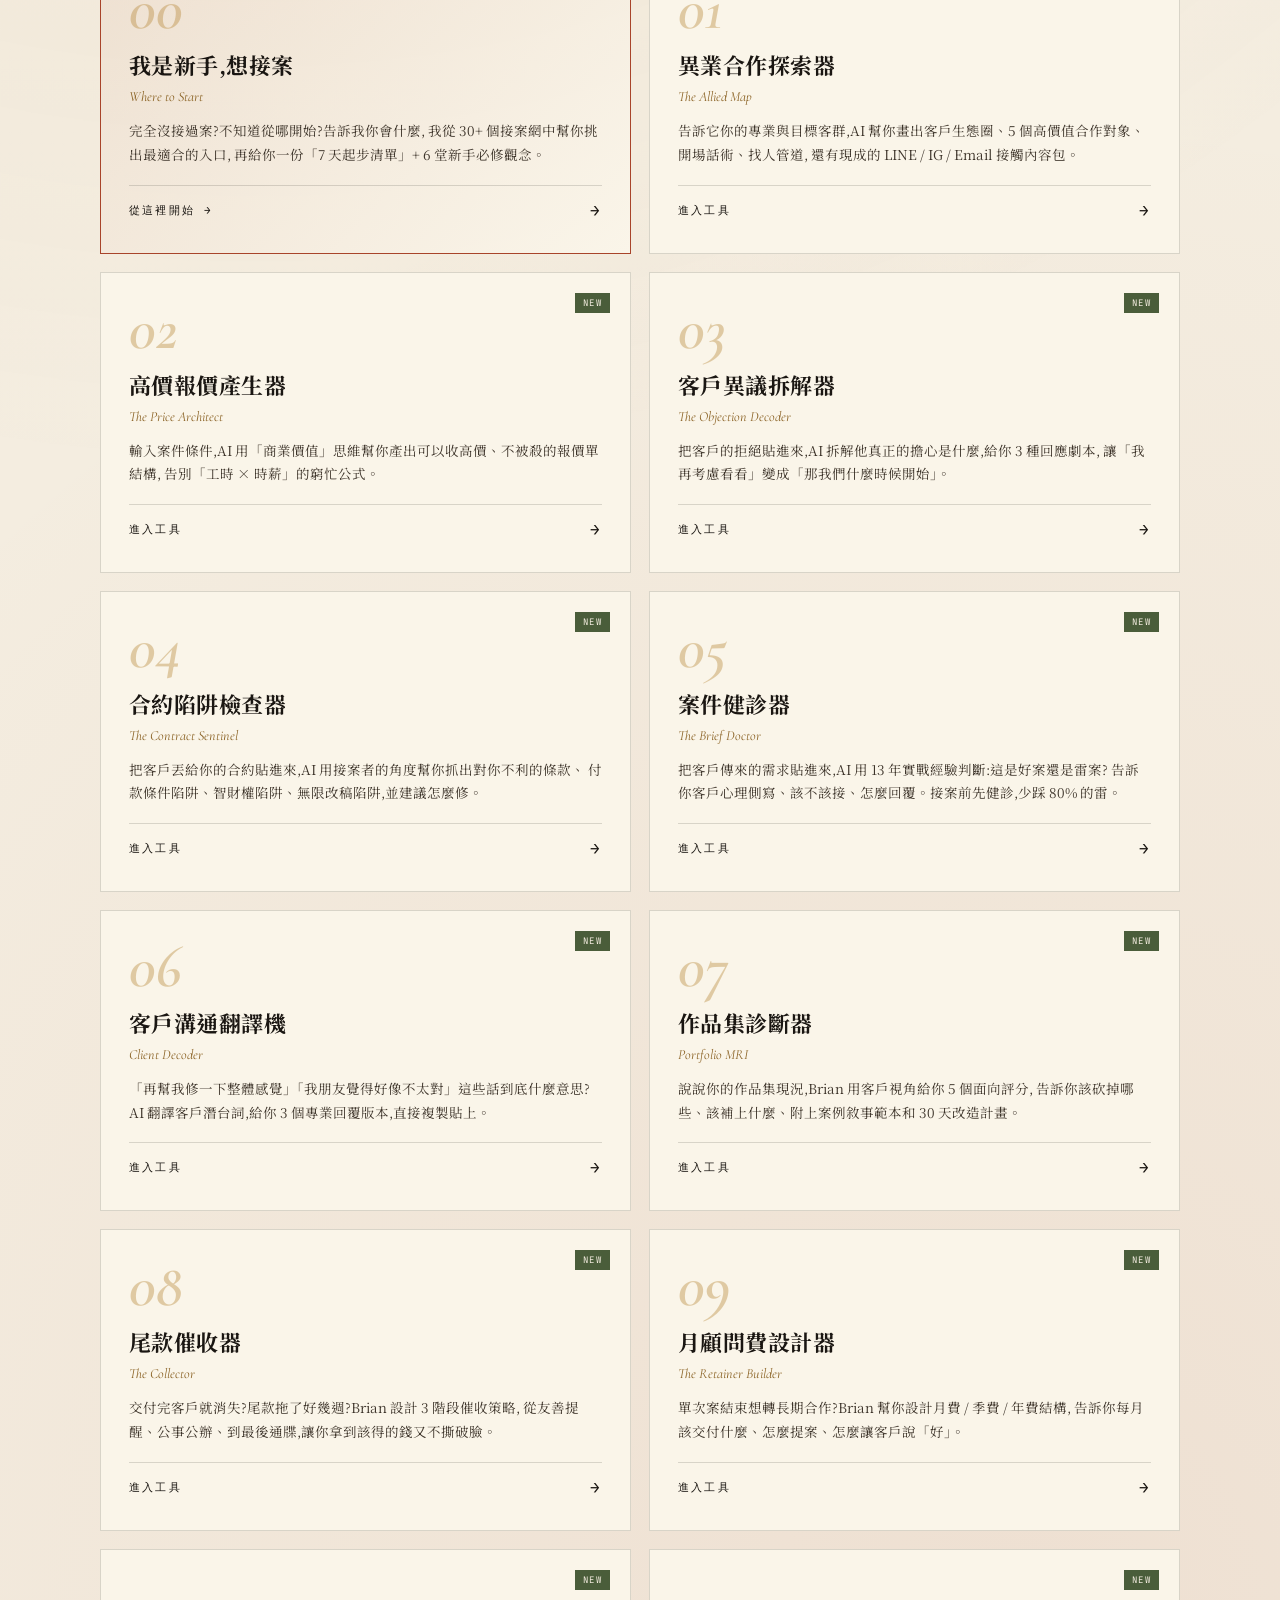
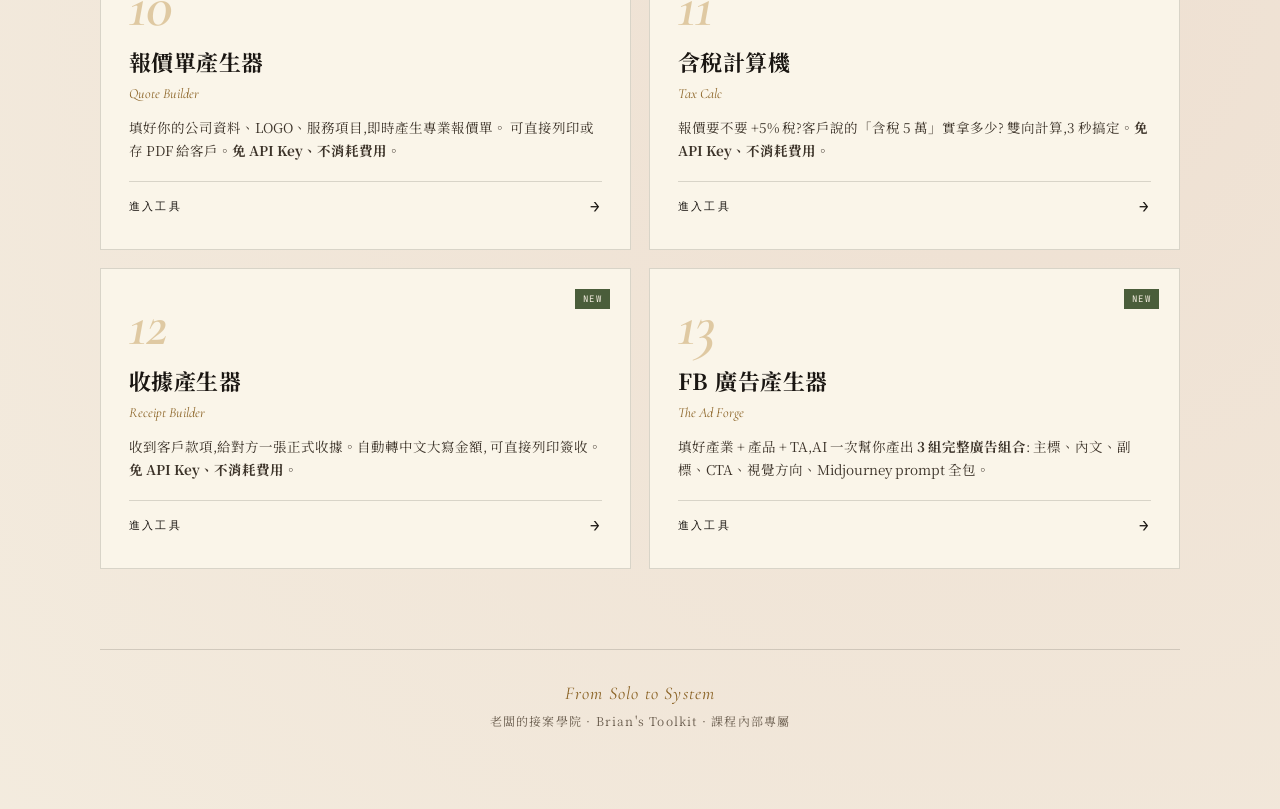
<file: tools/quotedoc.html>
<!DOCTYPE html>
<html lang="zh-Hant">
<head>
<meta charset="UTF-8">
<meta name="viewport" content="width=device-width, initial-scale=1.0">
<meta name="robots" content="noindex, nofollow, noarchive, nosnippet, noimageindex">
<meta name="googlebot" content="noindex, nofollow">
<meta name="bingbot" content="noindex, nofollow">
<title>報價單產生器 · 老闆的接案學院</title>
<script src="../js/auth.js"></script>
<script>
  if (!window.BrianAuth.isVerified()) { window.location.href = '../index.html'; }
</script>
<link rel="stylesheet" href="../css/tools.css">
<style>
  /* === 報價單編輯器 === */
  .qb-editor {
    display: grid; grid-template-columns: 1fr; gap: 24px;
  }
  @media (min-width: 1024px) {
    .qb-editor { grid-template-columns: 380px 1fr; }
  }
  .qb-form-pane {
    background: var(--paper-card); border: 1px solid var(--line);
    padding: 24px; max-height: calc(100vh - 80px); overflow-y: auto;
    position: sticky; top: 20px;
  }
  .qb-preview-pane {
    background: white; border: 1px solid var(--line);
    box-shadow: 0 4px 16px rgba(0,0,0,0.05);
  }
  .qb-form-section {
    padding-bottom: 18px; margin-bottom: 18px;
    border-bottom: 1px solid var(--line);
  }
  .qb-form-section:last-of-type { border-bottom: none; }
  .qb-form-title {
    font-family: 'JetBrains Mono', monospace; font-size: 11px;
    letter-spacing: 0.2em; color: var(--gold-deep);
    margin-bottom: 12px; text-transform: uppercase; font-weight: 700;
  }
  .qb-row { margin-bottom: 10px; }
  .qb-row label {
    display: block; font-size: 11px; color: var(--ink-mute);
    margin-bottom: 4px; letter-spacing: 0.05em;
  }
  .qb-row input, .qb-row select, .qb-row textarea {
    width: 100%; padding: 8px 10px; background: var(--paper);
    border: 1px solid var(--line); font-size: 13px;
    font-family: 'Noto Serif TC', serif; color: var(--ink);
  }
  .qb-row input:focus, .qb-row textarea:focus, .qb-row select:focus {
    outline: none; border-color: var(--gold);
  }
  .qb-row-2col { display: grid; grid-template-columns: 1fr 1fr; gap: 10px; }

  /* 服務項目編輯 */
  .qb-items-list { margin-top: 10px; }
  .qb-item-edit {
    background: var(--paper); border: 1px solid var(--line);
    padding: 10px; margin-bottom: 8px;
    display: grid; grid-template-columns: 1fr; gap: 6px;
    position: relative;
  }
  .qb-item-edit input { padding: 6px 8px; font-size: 12px; }
  .qb-item-edit-row { display: grid; grid-template-columns: 60px 90px; gap: 6px; }
  .qb-item-del {
    position: absolute; top: 4px; right: 4px;
    background: transparent; border: none; color: var(--ink-mute);
    cursor: pointer; font-size: 14px; padding: 2px 6px;
  }
  .qb-item-del:hover { color: var(--rust); }
  .qb-add-item {
    width: 100%; background: var(--paper); border: 1px dashed var(--gold);
    color: var(--gold-deep); padding: 8px; cursor: pointer;
    font-family: 'Noto Serif TC', serif; font-size: 12px;
    margin-top: 6px; transition: all 0.15s;
  }
  .qb-add-item:hover { background: var(--gold); color: var(--ink); }

  /* LOGO 上傳 */
  .qb-logo-upload {
    border: 2px dashed var(--line); padding: 16px;
    text-align: center; cursor: pointer; transition: border-color 0.15s;
    background: var(--paper);
  }
  .qb-logo-upload:hover { border-color: var(--gold); }
  .qb-logo-upload input { display: none; }
  .qb-logo-preview { max-width: 100%; max-height: 80px; }
  .qb-logo-clear {
    background: transparent; border: 1px solid var(--rust); color: var(--rust);
    padding: 4px 8px; font-size: 11px; cursor: pointer; margin-top: 6px;
  }

  /* === 報價單預覽(列印用) === */
  .qb-doc {
    padding: 50px 60px;
    font-family: 'Noto Serif TC', serif;
    color: #1a1612;
    min-height: 1000px;
  }
  .qb-doc-header {
    display: flex; justify-content: space-between; align-items: flex-start;
    padding-bottom: 24px; border-bottom: 3px double #1a1612;
    margin-bottom: 32px;
    flex-wrap: wrap; gap: 20px;
  }
  .qb-doc-brand { flex: 1; min-width: 200px; }
  .qb-doc-logo { max-height: 64px; max-width: 220px; margin-bottom: 12px; }
  .qb-doc-company-name {
    font-size: 22px; font-weight: 700; line-height: 1.3;
    margin-bottom: 6px;
  }
  .qb-doc-company-info {
    font-size: 12px; color: #6b5e4f; line-height: 1.7;
  }
  .qb-doc-meta { text-align: right; min-width: 200px; }
  .qb-doc-title {
    font-family: 'Cormorant Garamond', 'Noto Serif TC', serif;
    font-style: italic; font-size: 38px; font-weight: 600;
    color: #b8893a; line-height: 1; margin-bottom: 4px;
  }
  .qb-doc-title-cn {
    font-size: 18px; font-weight: 700; letter-spacing: 0.15em;
    margin-bottom: 14px;
  }
  .qb-doc-meta-row {
    font-size: 12px; color: #6b5e4f; margin-bottom: 4px;
    display: flex; justify-content: flex-end; gap: 8px;
  }
  .qb-doc-meta-row strong { color: #1a1612; min-width: 70px; text-align: right; }

  .qb-doc-client {
    background: #f4ede0; padding: 18px 22px; margin-bottom: 28px;
  }
  .qb-doc-client-label {
    font-size: 11px; color: #8a6224; letter-spacing: 0.2em;
    margin-bottom: 8px; text-transform: uppercase;
  }
  .qb-doc-client-name {
    font-size: 18px; font-weight: 700; margin-bottom: 4px;
  }
  .qb-doc-client-contact { font-size: 13px; color: #6b5e4f; }

  /* 服務表 */
  .qb-doc-table {
    width: 100%; border-collapse: collapse;
    margin-bottom: 24px;
  }
  .qb-doc-table thead {
    background: #1a1612; color: #f4ede0;
  }
  .qb-doc-table th {
    padding: 12px 14px; text-align: left;
    font-size: 12px; letter-spacing: 0.1em;
    font-weight: 700;
  }
  .qb-doc-table th.num { text-align: right; }
  .qb-doc-table td {
    padding: 14px;
    font-size: 13.5px; line-height: 1.6;
    border-bottom: 1px solid #ebe0cc;
    vertical-align: top;
  }
  .qb-doc-table td.num { text-align: right; font-variant-numeric: tabular-nums; }
  .qb-doc-table .item-name { font-weight: 700; margin-bottom: 4px; }
  .qb-doc-table .item-desc { font-size: 12px; color: #6b5e4f; }

  .qb-doc-totals {
    margin-left: auto; width: 320px; max-width: 100%;
    margin-bottom: 24px;
  }
  .qb-doc-total-row {
    display: flex; justify-content: space-between;
    padding: 8px 14px; font-size: 14px;
    border-bottom: 1px solid #ebe0cc;
  }
  .qb-doc-total-row.tax { color: #6b5e4f; font-size: 13px; }
  .qb-doc-total-row.grand {
    background: #1a1612; color: #f4ede0;
    border: none; padding: 14px;
    font-size: 18px; font-weight: 700;
    margin-top: 4px;
  }
  .qb-doc-total-row.grand .label {
    font-family: 'Cormorant Garamond', 'Noto Serif TC', serif;
    font-style: italic; color: #b8893a;
  }

  .qb-doc-section {
    margin-bottom: 22px;
  }
  .qb-doc-section-title {
    font-size: 13px; font-weight: 700;
    border-left: 3px solid #b8893a; padding-left: 10px;
    margin-bottom: 10px; letter-spacing: 0.05em;
  }
  .qb-doc-section-content {
    font-size: 13px; line-height: 1.85; color: #3d342a;
    padding-left: 13px; white-space: pre-wrap;
  }

  .qb-doc-footer {
    margin-top: 50px; padding-top: 22px;
    border-top: 1px solid #ebe0cc;
    text-align: center;
    font-size: 11px; color: #8a6224;
    letter-spacing: 0.1em;
  }
  .qb-doc-footer-en {
    font-family: 'Cormorant Garamond', serif;
    font-style: italic; font-size: 14px;
    color: #8a6224; margin-bottom: 4px;
  }

  /* 列印優化 */
  @media print {
    @page { size: A4; margin: 12mm; }
    body { background: white !important; }
    .ce-app { background: white !important; }
    .ce-nav, .ce-saved-section, .qb-form-pane,
    .ce-form-card, .ce-tool-disclaimer,
    .ce-result-toolbar, .ce-brian-quote { display: none !important; }
    .qb-editor { display: block !important; }
    .qb-preview-pane {
      box-shadow: none !important; border: none !important;
      width: 100% !important;
    }
    .qb-doc {
      padding: 0 !important;
      min-height: auto !important;
    }
  }

  /* 工具列 */
  .qb-toolbar {
    margin-top: 16px; padding-top: 16px;
    border-top: 1px solid var(--line);
    display: flex; gap: 8px; flex-wrap: wrap;
  }
  .qb-tool-btn {
    flex: 1 1 auto; padding: 10px 14px;
    background: var(--ink); color: var(--paper);
    border: none; cursor: pointer;
    font-family: 'Noto Serif TC', serif; font-size: 13px;
    font-weight: 700; letter-spacing: 0.05em;
    transition: background 0.2s;
  }
  .qb-tool-btn:hover { background: var(--gold-deep); }
  .qb-tool-btn.secondary {
    background: transparent; color: var(--ink); border: 1px solid var(--ink);
  }
  .qb-tool-btn.secondary:hover {
    background: var(--ink); color: var(--paper);
  }
</style>
</head>
<body>

<div class="ce-app">

  <nav class="ce-nav">
    <a href="../index.html" class="ce-nav-brand" style="text-decoration:none;color:inherit;cursor:pointer;" title="回首頁">
      <div class="ce-nav-mark">老闆的接案學院</div>
      <div class="ce-nav-title" style="opacity:0.85;">報價單產生器</div>
    </a>
    <div class="ce-nav-actions">
      <a href="../index.html" class="ce-nav-btn">← 工具列表</a>
      <button class="ce-nav-btn" id="ce-new-btn">+ 新報價單</button>
    </div>
  </nav>

  <main class="ce-main">
    <div class="ce-container" style="max-width:1400px;">

      <section class="ce-saved-section" id="ce-saved-section">
        <div class="ce-saved-header">
          <div class="ce-saved-title">My Saved Quotes</div>
          <div class="ce-saved-count" id="ce-saved-count">0 STORED</div>
        </div>
        <div id="ce-saved-list"></div>
      </section>

      <header class="ce-header" style="margin-bottom:24px;">
        <div class="ce-eyebrow">Print-Ready Quote Document</div>
        <h1 class="ce-title">Quote Builder</h1>
        <div class="ce-title-cn">報價單產生器</div>
        <div class="ce-divider"></div>
        <p class="ce-subtitle">
          填好你的公司資料 + LOGO + 服務項目,<br/>
          即時產生專業報價單,可直接列印或存 PDF 給客戶。
        </p>
      </header>

      <div style="display:flex;gap:10px;align-items:flex-start;padding:14px 18px;background:rgba(184, 137, 58, 0.08);border-left:3px solid var(--gold);margin-bottom:24px;font-size:13px;line-height:1.7;color:var(--ink-soft);">
        <span style="font-size:16px;flex-shrink:0;">☕</span>
        <span>純文件工具,不用 API Key、不消耗任何費用。資料只存在你瀏覽器,離線也能用。</span>
      </div>

      <div class="qb-editor">
        <!-- 左側:編輯區 -->
        <div class="qb-form-pane">
          <div class="qb-form-section">
            <div class="qb-form-title">▶ 報價單資訊</div>
            <div class="qb-row-2col">
              <div class="qb-row">
                <label>報價單編號</label>
                <input type="text" id="qb-id" placeholder="Q-2026-001" />
              </div>
              <div class="qb-row">
                <label>日期</label>
                <input type="date" id="qb-date" />
              </div>
            </div>
            <div class="qb-row">
              <label>有效期</label>
              <input type="text" id="qb-validity" placeholder="本報價自開立日起 14 天內有效" />
            </div>
          </div>

          <div class="qb-form-section">
            <div class="qb-form-title">▶ 你的公司 / 抬頭</div>
            <div class="qb-row">
              <label>LOGO(可選)</label>
              <label class="qb-logo-upload" id="qb-logo-label">
                <input type="file" id="qb-logo" accept="image/*" />
                <img id="qb-logo-preview" class="qb-logo-preview" style="display:none;" />
                <div id="qb-logo-text" style="font-size:12px;color:var(--ink-mute);">
                  點此上傳 LOGO<br/>
                  <small>(建議 PNG 透明背景,寬度 300px 以下)</small>
                </div>
              </label>
              <button class="qb-logo-clear" id="qb-logo-clear" style="display:none;">清除 LOGO</button>
            </div>
            <div class="qb-row">
              <label>公司 / 工作室名稱</label>
              <input type="text" id="qb-from-name" placeholder="例如:Brian 設計工作室" />
            </div>
            <div class="qb-row">
              <label>統一編號(可選)</label>
              <input type="text" id="qb-from-tax" placeholder="統編 8 碼" />
            </div>
            <div class="qb-row">
              <label>聯絡資訊</label>
              <textarea id="qb-from-contact" rows="3" placeholder="電話:0900-000-000&#10;Email:hello@example.com&#10;LINE:@your_line"></textarea>
            </div>
          </div>

          <div class="qb-form-section">
            <div class="qb-form-title">▶ 客戶資訊</div>
            <div class="qb-row">
              <label>客戶公司 / 抬頭</label>
              <input type="text" id="qb-to-name" placeholder="例如:好客戶有限公司" />
            </div>
            <div class="qb-row">
              <label>聯絡人</label>
              <input type="text" id="qb-to-contact" placeholder="王小明 經理" />
            </div>
            <div class="qb-row">
              <label>客戶電話 / Email(可選)</label>
              <input type="text" id="qb-to-info" placeholder="" />
            </div>
          </div>

          <div class="qb-form-section">
            <div class="qb-form-title">▶ 服務項目</div>
            <div class="qb-items-list" id="qb-items"></div>
            <button class="qb-add-item" id="qb-add-item">+ 新增項目</button>
          </div>

          <div class="qb-form-section">
            <div class="qb-form-title">▶ 稅金</div>
            <div class="qb-row">
              <label>含稅方式</label>
              <select id="qb-tax-mode">
                <option value="none">不含稅</option>
                <option value="add">外加 5% 營業稅</option>
                <option value="incl">內含 5% 營業稅</option>
              </select>
            </div>
          </div>

          <div class="qb-form-section">
            <div class="qb-form-title">▶ 付款條件</div>
            <div class="qb-row">
              <textarea id="qb-payment" rows="3" placeholder="例如:&#10;簽約付款 50%(訂金)&#10;交付完成後付款 50%(尾款)"></textarea>
            </div>
          </div>

          <div class="qb-form-section">
            <div class="qb-form-title">▶ 備註</div>
            <div class="qb-row">
              <textarea id="qb-notes" rows="3" placeholder="例如:&#10;・本報價含 2 次大改、3 次小修&#10;・若需加急服務另計 30%"></textarea>
            </div>
          </div>

          <div class="qb-toolbar">
            <button class="qb-tool-btn" id="qb-print-btn">列印 / 存 PDF</button>
            <button class="qb-tool-btn secondary" id="qb-save-btn">儲存</button>
          </div>
        </div>

        <!-- 右側:預覽區 -->
        <div class="qb-preview-pane">
          <div class="qb-doc" id="qb-preview">
            <div class="qb-doc-header">
              <div class="qb-doc-brand">
                <img class="qb-doc-logo" id="qbp-logo" style="display:none;" />
                <div class="qb-doc-company-name" id="qbp-from-name">你的公司名稱</div>
                <div class="qb-doc-company-info" id="qbp-from-info"></div>
              </div>
              <div class="qb-doc-meta">
                <div class="qb-doc-title">Quotation</div>
                <div class="qb-doc-title-cn">報價單</div>
                <div class="qb-doc-meta-row"><strong>編號</strong><span id="qbp-id">Q-2026-001</span></div>
                <div class="qb-doc-meta-row"><strong>日期</strong><span id="qbp-date">2026/04/29</span></div>
                <div class="qb-doc-meta-row"><strong>有效期</strong><span id="qbp-validity">14 天</span></div>
              </div>
            </div>

            <div class="qb-doc-client">
              <div class="qb-doc-client-label">致 · TO</div>
              <div class="qb-doc-client-name" id="qbp-to-name">客戶公司名稱</div>
              <div class="qb-doc-client-contact" id="qbp-to-contact"></div>
            </div>

            <table class="qb-doc-table">
              <thead>
                <tr>
                  <th style="width:50%;">服務項目</th>
                  <th class="num" style="width:12%;">數量</th>
                  <th class="num" style="width:18%;">單價</th>
                  <th class="num" style="width:20%;">小計</th>
                </tr>
              </thead>
              <tbody id="qbp-items"></tbody>
            </table>

            <div class="qb-doc-totals" id="qbp-totals"></div>

            <div class="qb-doc-section" id="qbp-payment-section" style="display:none;">
              <div class="qb-doc-section-title">付款條件 · Payment Terms</div>
              <div class="qb-doc-section-content" id="qbp-payment"></div>
            </div>

            <div class="qb-doc-section" id="qbp-notes-section" style="display:none;">
              <div class="qb-doc-section-title">備註 · Notes</div>
              <div class="qb-doc-section-content" id="qbp-notes"></div>
            </div>

            <div class="qb-doc-footer">
              <div class="qb-doc-footer-en">Thank you for your trust.</div>
              <div>感謝您的信任,期待與您合作。</div>
            </div>
          </div>
        </div>
      </div>

      <!-- Brian 金句 -->
      <div style="max-width:1100px;margin:60px auto 0;padding:0 24px;">
        <div class="ce-brian-quote">
          <div class="ce-brian-quote-eyebrow">★ BRIAN'S WISDOM</div>
          <div class="ce-brian-quote-text">
            一份漂亮的報價單,是你「值得高價」的第一個證據。<br/>
            客戶還沒看內容,先看到的是包裝。<br/>
            專業感,是從格式開始的。
          </div>
          <div class="ce-brian-quote-source">— BRIAN ON 報價單設計</div>
        </div>
      </div>

      <footer style="text-align:center;margin-top:60px;padding-top:28px;border-top:1px solid var(--line);font-size:12px;color:var(--ink-mute);letter-spacing:0.1em;">
        <div style="font-family:'Cormorant Garamond',serif;font-style:italic;font-size:16px;color:var(--gold-deep);margin-bottom:6px;">From Solo to System</div>
        <div>老闆的接案學院 · 報價單產生器</div>
      </footer>
    </div>
  </main>
</div>

<script src="../js/tools-common.js"></script>
<script>
(function() {
  const T = window.BrianTools;
  const storage = T.createStorage('quote_docs');
  let currentId = null;
  let logoDataUrl = '';
  let items = [];

  // === 初始化欄位 ===
  function todayStr() {
    const d = new Date();
    return `${d.getFullYear()}-${String(d.getMonth()+1).padStart(2,'0')}-${String(d.getDate()).padStart(2,'0')}`;
  }
  function autoQuoteId() {
    const d = new Date();
    return `Q-${d.getFullYear()}-${String(Date.now()).slice(-4)}`;
  }
  function fmtDate(s) {
    if (!s) return '';
    return s.replace(/-/g, '/');
  }
  function fmtMoney(n) {
    if (isNaN(n)) return '0';
    return Number(n).toLocaleString('zh-TW', { maximumFractionDigits: 0 });
  }

  // === DOM ===
  const $ = id => document.getElementById(id);
  const fields = {
    id: $('qb-id'), date: $('qb-date'), validity: $('qb-validity'),
    fromName: $('qb-from-name'), fromTax: $('qb-from-tax'), fromContact: $('qb-from-contact'),
    toName: $('qb-to-name'), toContact: $('qb-to-contact'), toInfo: $('qb-to-info'),
    taxMode: $('qb-tax-mode'),
    payment: $('qb-payment'), notes: $('qb-notes')
  };

  // === LOGO 上傳 ===
  $('qb-logo').addEventListener('change', (e) => {
    const file = e.target.files[0];
    if (!file) return;
    const reader = new FileReader();
    reader.onload = (ev) => {
      logoDataUrl = ev.target.result;
      $('qb-logo-preview').src = logoDataUrl;
      $('qb-logo-preview').style.display = 'block';
      $('qb-logo-text').style.display = 'none';
      $('qb-logo-clear').style.display = 'inline-block';
      render();
    };
    reader.readAsDataURL(file);
  });
  $('qb-logo-clear').addEventListener('click', () => {
    logoDataUrl = '';
    $('qb-logo-preview').src = '';
    $('qb-logo-preview').style.display = 'none';
    $('qb-logo-text').style.display = 'block';
    $('qb-logo-clear').style.display = 'none';
    $('qb-logo').value = '';
    render();
  });

  // === 服務項目編輯 ===
  function renderItemsEditor() {
    $('qb-items').innerHTML = items.map((item, i) => `
      <div class="qb-item-edit" data-i="${i}">
        <button class="qb-item-del" data-del="${i}">✕</button>
        <input type="text" class="item-name" placeholder="項目名稱(例如:品牌 Logo 設計)" value="${T.escapeHtml(item.name || '')}" />
        <input type="text" class="item-desc" placeholder="說明(可選)" value="${T.escapeHtml(item.desc || '')}" />
        <div class="qb-item-edit-row">
          <input type="number" class="item-qty" placeholder="數量" value="${item.qty || 1}" min="0" step="any" />
          <input type="number" class="item-price" placeholder="單價" value="${item.price || 0}" min="0" step="any" />
        </div>
      </div>
    `).join('');

    // 綁定編輯
    $('qb-items').querySelectorAll('.qb-item-edit').forEach(el => {
      const i = +el.dataset.i;
      ['name', 'desc', 'qty', 'price'].forEach(f => {
        const input = el.querySelector('.item-' + f);
        if (input) {
          input.addEventListener('input', () => {
            items[i][f] = (f === 'qty' || f === 'price') ? Number(input.value) || 0 : input.value;
            render();
          });
        }
      });
    });
    $('qb-items').querySelectorAll('[data-del]').forEach(btn => {
      btn.addEventListener('click', () => {
        items.splice(+btn.dataset.del, 1);
        renderItemsEditor();
        render();
      });
    });
  }

  $('qb-add-item').addEventListener('click', () => {
    items.push({ name: '', desc: '', qty: 1, price: 0 });
    renderItemsEditor();
    render();
  });

  // === 渲染預覽 ===
  function render() {
    // 公司資訊
    $('qbp-from-name').textContent = fields.fromName.value || '你的公司名稱';
    let info = '';
    if (fields.fromTax.value) info += '統編:' + fields.fromTax.value + '<br/>';
    if (fields.fromContact.value) info += T.escapeHtml(fields.fromContact.value).replace(/\n/g, '<br/>');
    $('qbp-from-info').innerHTML = info;

    // LOGO
    const logoEl = $('qbp-logo');
    if (logoDataUrl) {
      logoEl.src = logoDataUrl;
      logoEl.style.display = 'block';
    } else {
      logoEl.style.display = 'none';
    }

    // Meta
    $('qbp-id').textContent = fields.id.value || autoQuoteId();
    $('qbp-date').textContent = fmtDate(fields.date.value || todayStr());
    $('qbp-validity').textContent = fields.validity.value || '14 天';

    // 客戶
    $('qbp-to-name').textContent = fields.toName.value || '客戶公司名稱';
    let contact = fields.toContact.value || '';
    if (fields.toInfo.value) contact += (contact ? ' · ' : '') + fields.toInfo.value;
    $('qbp-to-contact').textContent = contact;

    // 服務項目
    let subtotal = 0;
    const itemsHtml = items.map(item => {
      const lineTotal = (item.qty || 0) * (item.price || 0);
      subtotal += lineTotal;
      return `
        <tr>
          <td>
            <div class="item-name">${T.escapeHtml(item.name || '(項目名稱)')}</div>
            ${item.desc ? `<div class="item-desc">${T.escapeHtml(item.desc)}</div>` : ''}
          </td>
          <td class="num">${fmtMoney(item.qty)}</td>
          <td class="num">NT$ ${fmtMoney(item.price)}</td>
          <td class="num">NT$ ${fmtMoney(lineTotal)}</td>
        </tr>
      `;
    }).join('');
    $('qbp-items').innerHTML = itemsHtml || '<tr><td colspan="4" style="text-align:center;color:#8a6224;padding:20px;font-style:italic;">請從左側「+ 新增項目」加入服務</td></tr>';

    // 稅金計算
    const taxMode = fields.taxMode.value;
    let tax = 0, grandTotal = 0, displaySubtotal = subtotal;
    if (taxMode === 'add') {
      tax = Math.round(subtotal * 0.05);
      grandTotal = subtotal + tax;
    } else if (taxMode === 'incl') {
      tax = Math.round(subtotal / 21);
      displaySubtotal = subtotal - tax;
      grandTotal = subtotal;
    } else {
      grandTotal = subtotal;
    }

    let totalsHtml = `<div class="qb-doc-total-row"><span>小計</span><span>NT$ ${fmtMoney(taxMode === 'incl' ? displaySubtotal : subtotal)}</span></div>`;
    if (taxMode === 'add') {
      totalsHtml += `<div class="qb-doc-total-row tax"><span>5% 營業稅(外加)</span><span>NT$ ${fmtMoney(tax)}</span></div>`;
    } else if (taxMode === 'incl') {
      totalsHtml += `<div class="qb-doc-total-row tax"><span>5% 營業稅(內含)</span><span>NT$ ${fmtMoney(tax)}</span></div>`;
    }
    totalsHtml += `<div class="qb-doc-total-row grand"><span class="label">Total · 總計</span><span>NT$ ${fmtMoney(grandTotal)}</span></div>`;
    $('qbp-totals').innerHTML = totalsHtml;

    // 付款條件 / 備註
    if (fields.payment.value.trim()) {
      $('qbp-payment-section').style.display = 'block';
      $('qbp-payment').textContent = fields.payment.value;
    } else {
      $('qbp-payment-section').style.display = 'none';
    }
    if (fields.notes.value.trim()) {
      $('qbp-notes-section').style.display = 'block';
      $('qbp-notes').textContent = fields.notes.value;
    } else {
      $('qbp-notes-section').style.display = 'none';
    }
  }

  // 任何欄位變動就重新渲染
  Object.values(fields).forEach(el => {
    if (el) el.addEventListener('input', render);
  });

  // === 列印 ===
  $('qb-print-btn').addEventListener('click', () => {
    window.print();
  });

  // === 儲存 ===
  $('qb-save-btn').addEventListener('click', () => {
    const data = {
      id: currentId || ('qd_' + Date.now()),
      input: {
        id: fields.id.value, date: fields.date.value, validity: fields.validity.value,
        fromName: fields.fromName.value, fromTax: fields.fromTax.value, fromContact: fields.fromContact.value,
        toName: fields.toName.value, toContact: fields.toContact.value, toInfo: fields.toInfo.value,
        taxMode: fields.taxMode.value,
        payment: fields.payment.value, notes: fields.notes.value,
        items: items, logo: logoDataUrl
      },
      createdAt: Date.now()
    };
    storage.save(data.id, data);
    currentId = data.id;
    loadSavedList();
    alert('已儲存!');
  });

  // === 載入 ===
  function loadRecord(r) {
    currentId = r.id;
    fields.id.value = r.input.id || '';
    fields.date.value = r.input.date || todayStr();
    fields.validity.value = r.input.validity || '';
    fields.fromName.value = r.input.fromName || '';
    fields.fromTax.value = r.input.fromTax || '';
    fields.fromContact.value = r.input.fromContact || '';
    fields.toName.value = r.input.toName || '';
    fields.toContact.value = r.input.toContact || '';
    fields.toInfo.value = r.input.toInfo || '';
    fields.taxMode.value = r.input.taxMode || 'none';
    fields.payment.value = r.input.payment || '';
    fields.notes.value = r.input.notes || '';
    items = r.input.items || [];
    logoDataUrl = r.input.logo || '';
    if (logoDataUrl) {
      $('qb-logo-preview').src = logoDataUrl;
      $('qb-logo-preview').style.display = 'block';
      $('qb-logo-text').style.display = 'none';
      $('qb-logo-clear').style.display = 'inline-block';
    }
    renderItemsEditor();
    render();
    window.scrollTo({ top: 0, behavior: 'smooth' });
  }

  // === 已存記錄列表 ===
  function loadSavedList() {
    const records = storage.list();
    $('ce-saved-count').textContent = `${records.length} STORED`;
    if (records.length === 0) {
      $('ce-saved-list').innerHTML = `<div class="ce-empty-state">尚未儲存任何報價單。</div>`;
      return;
    }
    $('ce-saved-list').innerHTML = `
      <div class="ce-saved-grid">
        ${records.map(r => {
          const total = (r.input.items || []).reduce((s, i) => s + (i.qty || 0) * (i.price || 0), 0);
          return `
            <div class="ce-saved-card" data-id="${r.id}">
              <button class="ce-saved-del" data-del="${r.id}">✕</button>
              <div class="ce-saved-trade">${T.escapeHtml(r.input.toName || '未填客戶')}</div>
              <div class="ce-saved-target">${T.escapeHtml(r.input.id || '')} · NT$ ${fmtMoney(total)}</div>
              <div class="ce-saved-meta">${T.formatDate(r.createdAt)}</div>
            </div>
          `;
        }).join('')}
      </div>
    `;
    $('ce-saved-list').querySelectorAll('.ce-saved-card').forEach(card => {
      card.addEventListener('click', (e) => {
        if (e.target.closest('.ce-saved-del')) return;
        const r = storage.load(card.dataset.id);
        if (r) loadRecord(r);
      });
    });
    $('ce-saved-list').querySelectorAll('[data-del]').forEach(btn => {
      btn.addEventListener('click', (e) => {
        e.stopPropagation();
        if (confirm('確定刪除?')) {
          storage.delete(btn.dataset.del);
          loadSavedList();
          if (currentId === btn.dataset.del) reset();
        }
      });
    });
  }

  function reset() {
    currentId = null;
    items = [];
    logoDataUrl = '';
    Object.values(fields).forEach(el => { if (el && el.tagName === 'INPUT' && el.type !== 'date') el.value = ''; });
    Object.values(fields).forEach(el => { if (el && el.tagName === 'TEXTAREA') el.value = ''; });
    fields.taxMode.value = 'none';
    fields.id.value = autoQuoteId();
    fields.date.value = todayStr();
    fields.validity.value = '本報價自開立日起 14 天內有效';
    $('qb-logo-preview').style.display = 'none';
    $('qb-logo-text').style.display = 'block';
    $('qb-logo-clear').style.display = 'none';
    $('qb-logo').value = '';
    items = [{ name: '', desc: '', qty: 1, price: 0 }];
    renderItemsEditor();
    render();
    window.scrollTo({ top: 0, behavior: 'smooth' });
  }

  $('ce-new-btn').addEventListener('click', reset);

  // === 啟動 ===
  reset();
  loadSavedList();
})();
</script>
</body>
</html>
</file>
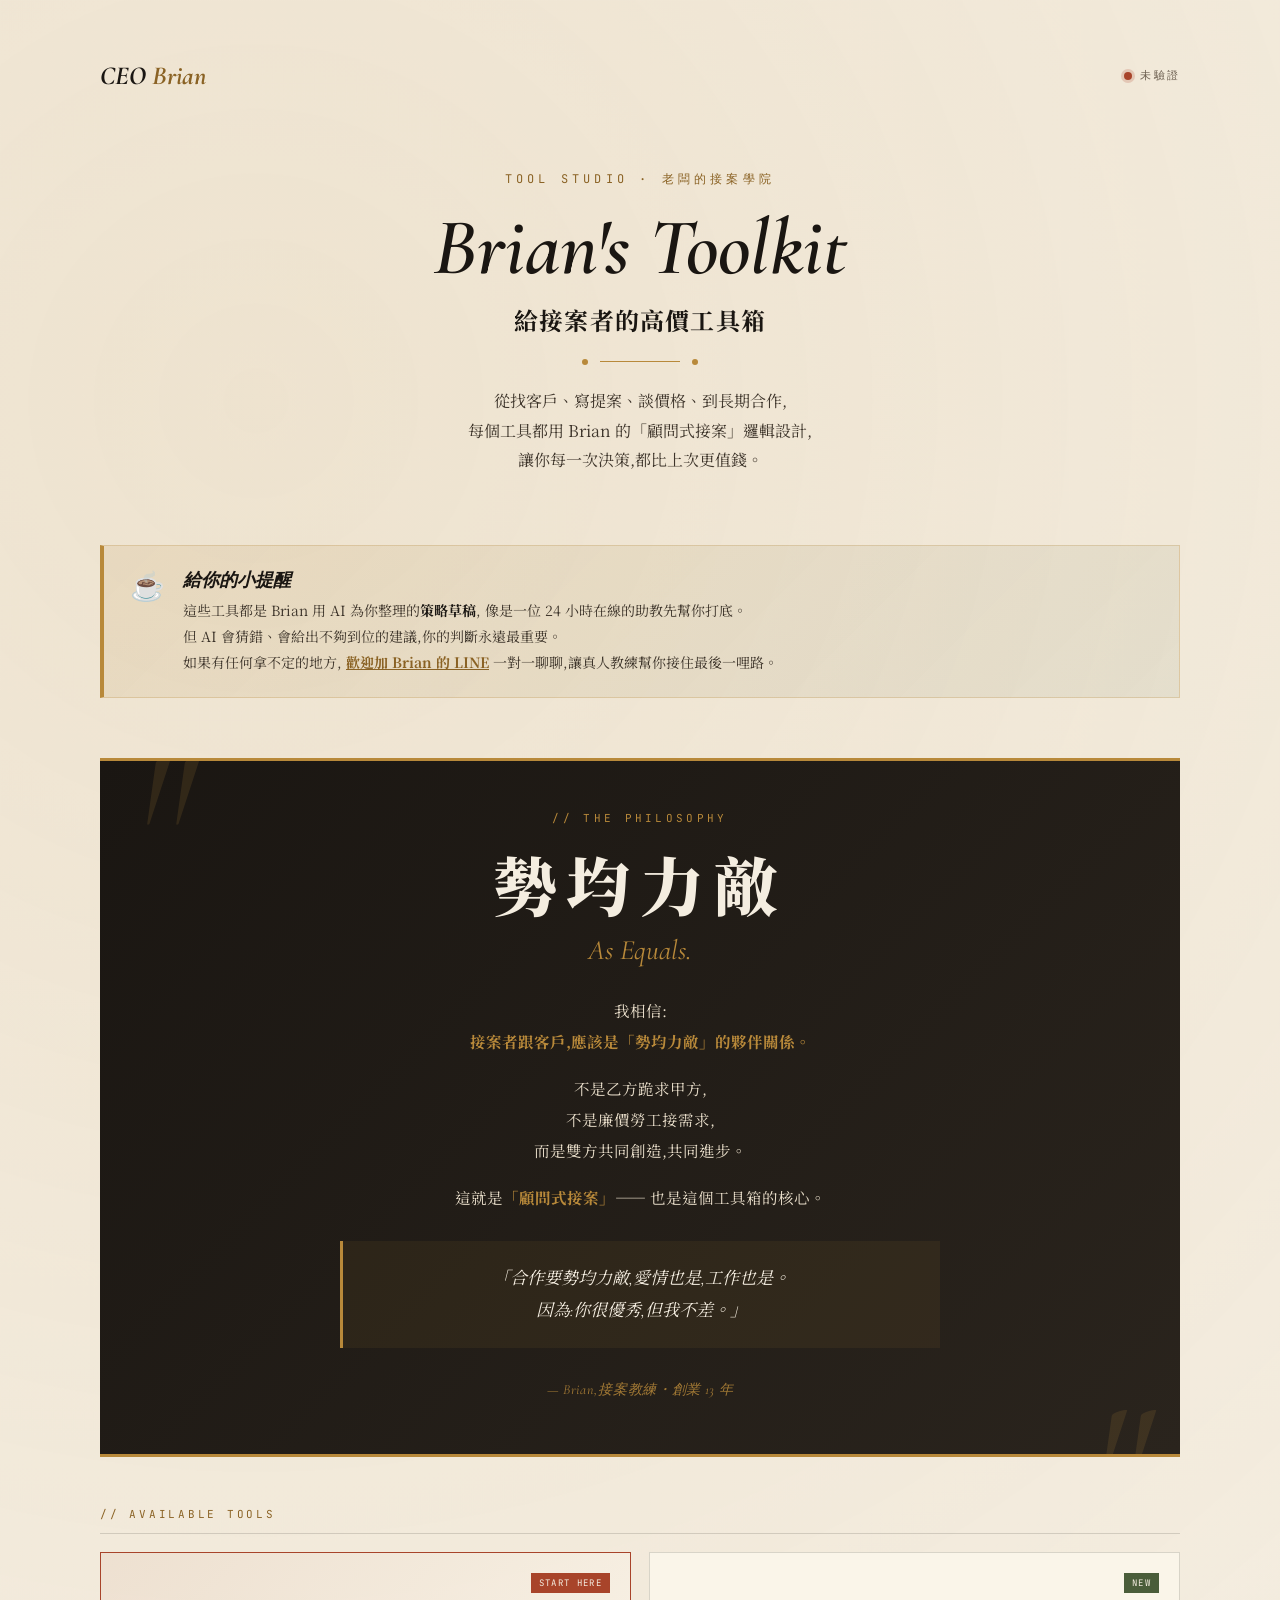
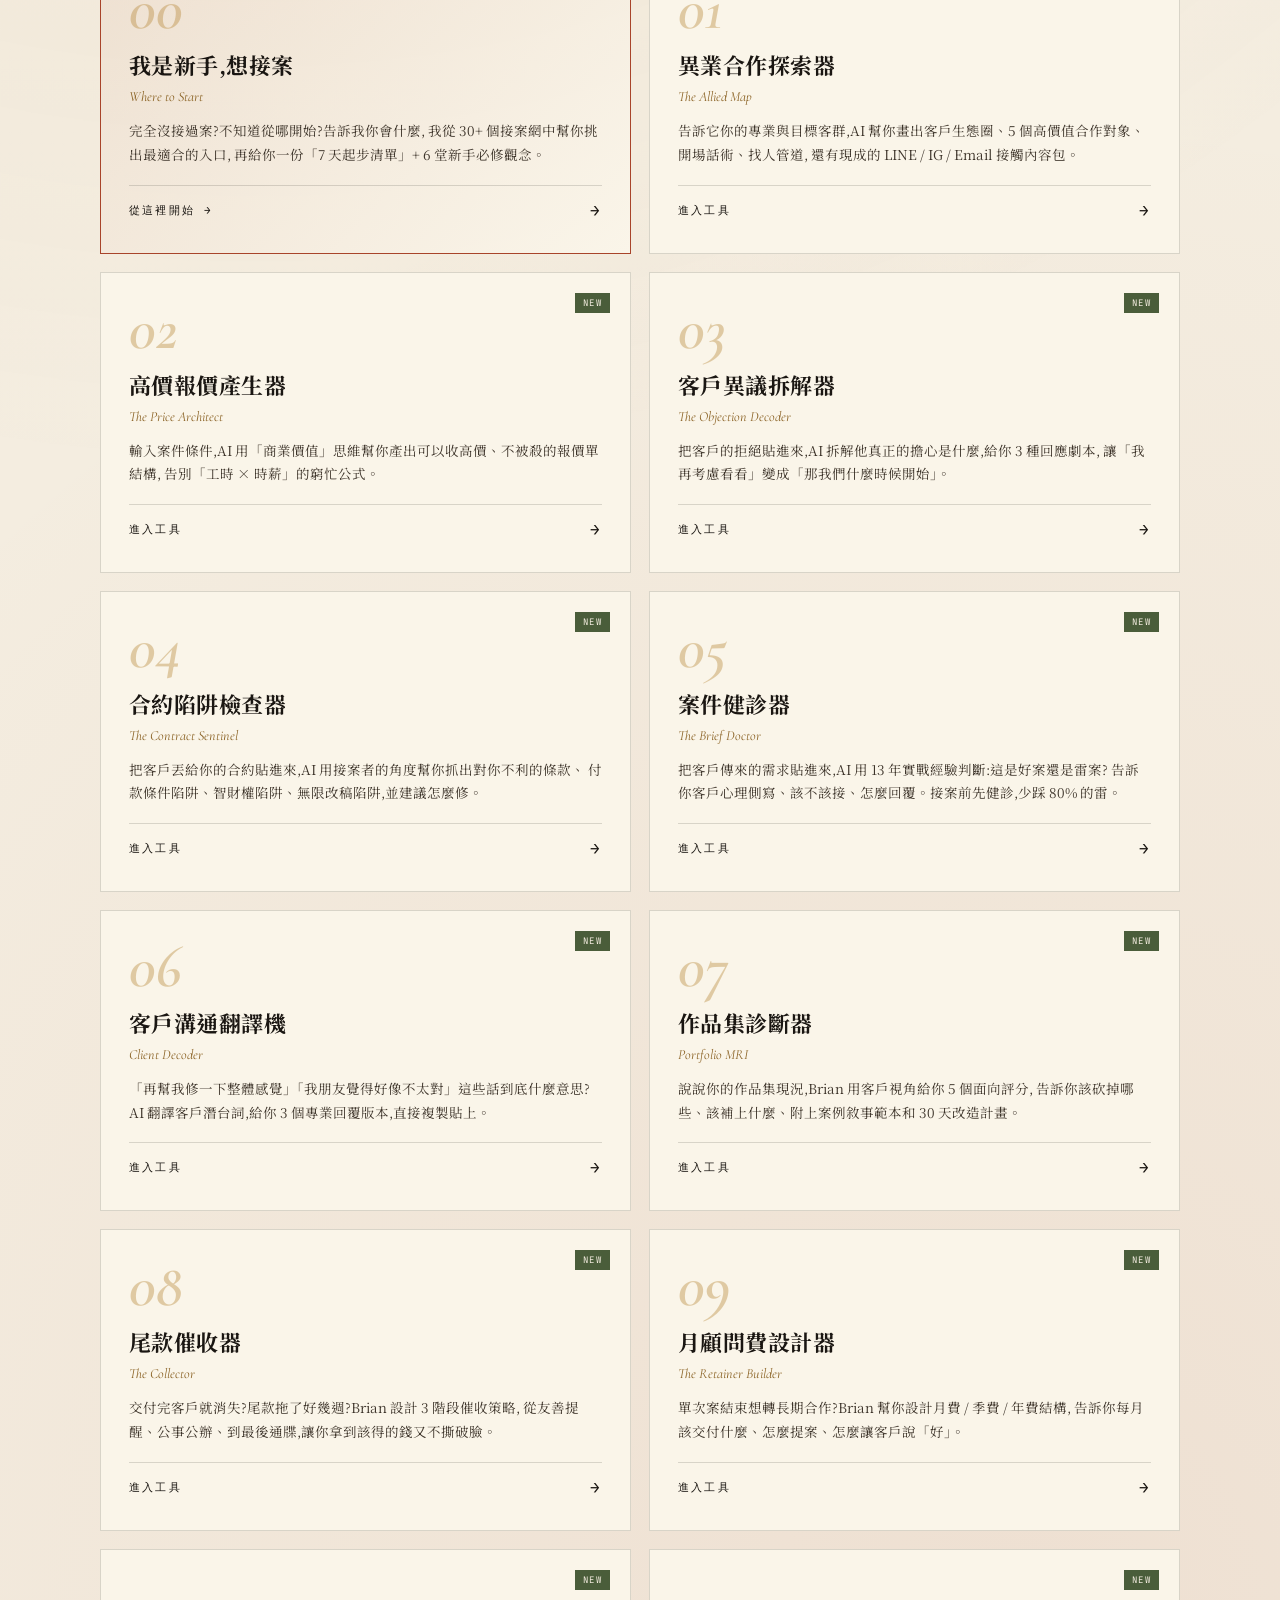
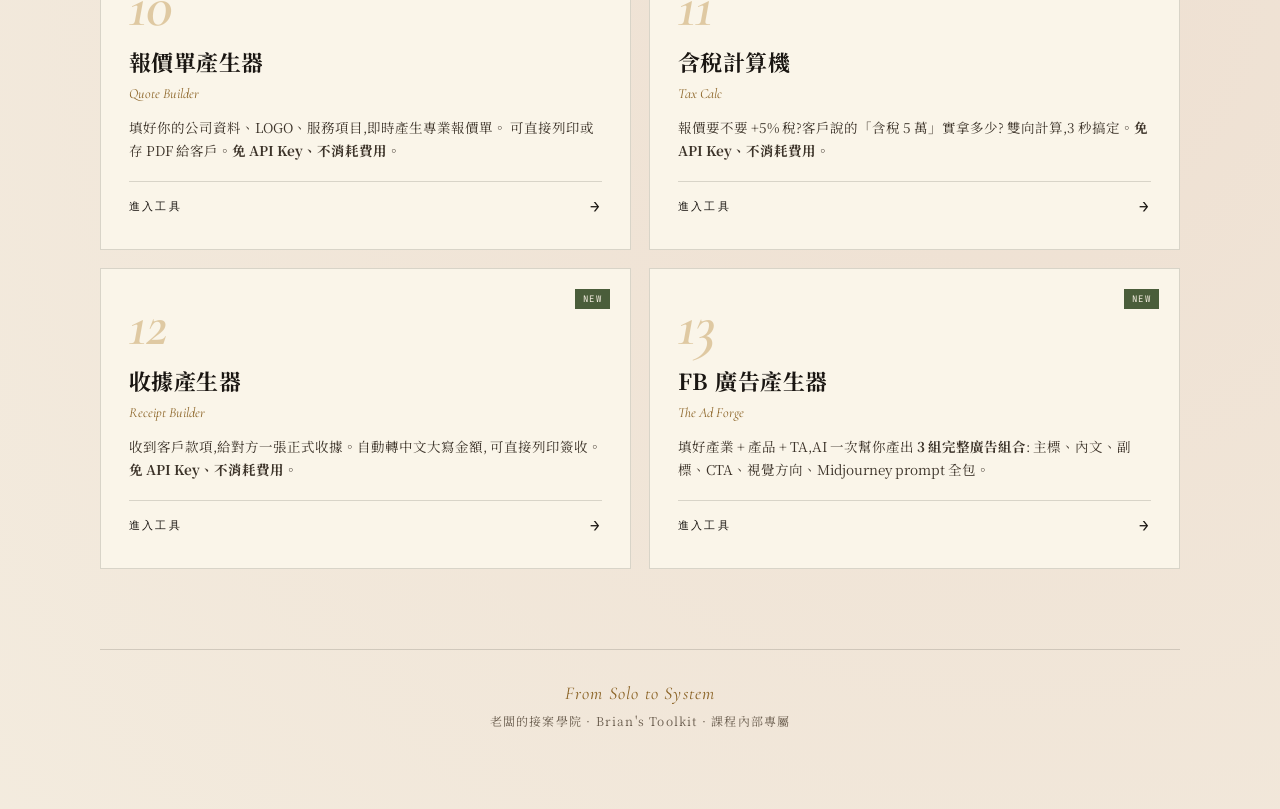
<file: tools/receipt.html>
<!DOCTYPE html>
<html lang="zh-Hant">
<head>
<meta charset="UTF-8">
<meta name="viewport" content="width=device-width, initial-scale=1.0">
<meta name="robots" content="noindex, nofollow, noarchive, nosnippet, noimageindex">
<meta name="googlebot" content="noindex, nofollow">
<meta name="bingbot" content="noindex, nofollow">
<title>收據產生器 · 老闆的接案學院</title>
<script src="../js/auth.js"></script>
<script>
  if (!window.BrianAuth.isVerified()) { window.location.href = '../index.html'; }
</script>
<link rel="stylesheet" href="../css/tools.css">
<style>
  .rc-editor {
    display: grid; grid-template-columns: 1fr; gap: 24px;
  }
  @media (min-width: 1024px) {
    .rc-editor { grid-template-columns: 380px 1fr; }
  }
  .rc-form-pane {
    background: var(--paper-card); border: 1px solid var(--line);
    padding: 24px;
    position: sticky; top: 20px;
    max-height: calc(100vh - 80px); overflow-y: auto;
  }
  .rc-preview-pane {
    background: white; border: 1px solid var(--line);
    box-shadow: 0 4px 16px rgba(0,0,0,0.05);
  }

  .rc-form-section {
    padding-bottom: 18px; margin-bottom: 18px;
    border-bottom: 1px solid var(--line);
  }
  .rc-form-section:last-of-type { border-bottom: none; }
  .rc-form-title {
    font-family: 'JetBrains Mono', monospace; font-size: 11px;
    letter-spacing: 0.2em; color: var(--gold-deep);
    margin-bottom: 12px; text-transform: uppercase; font-weight: 700;
  }
  .rc-row { margin-bottom: 10px; }
  .rc-row label {
    display: block; font-size: 11px; color: var(--ink-mute);
    margin-bottom: 4px;
  }
  .rc-row input, .rc-row textarea, .rc-row select {
    width: 100%; padding: 8px 10px; background: var(--paper);
    border: 1px solid var(--line); font-size: 13px;
    font-family: 'Noto Serif TC', serif; color: var(--ink);
  }
  .rc-row input:focus, .rc-row textarea:focus, .rc-row select:focus {
    outline: none; border-color: var(--gold);
  }
  .rc-row-2col { display: grid; grid-template-columns: 1fr 1fr; gap: 10px; }

  /* 收據樣式 */
  .rc-doc {
    padding: 50px 60px;
    font-family: 'Noto Serif TC', serif;
    color: #1a1612;
    min-height: 800px;
    position: relative;
    overflow: hidden;
  }
  .rc-doc::before {
    content: ''; position: absolute;
    top: 0; left: 0; right: 0; height: 8px;
    background: repeating-linear-gradient(
      90deg,
      #b8893a 0, #b8893a 24px,
      transparent 24px, transparent 48px
    );
  }
  .rc-doc::after {
    content: ''; position: absolute;
    bottom: 0; left: 0; right: 0; height: 8px;
    background: repeating-linear-gradient(
      90deg,
      #b8893a 0, #b8893a 24px,
      transparent 24px, transparent 48px
    );
  }

  .rc-doc-header {
    text-align: center; padding-bottom: 28px;
    border-bottom: 2px solid #1a1612; margin-bottom: 32px;
  }
  .rc-doc-title {
    font-family: 'Cormorant Garamond', 'Noto Serif TC', serif;
    font-style: italic; font-size: 56px; font-weight: 600;
    color: #b8893a; line-height: 1; letter-spacing: 0.05em;
    margin-bottom: 8px;
  }
  .rc-doc-title-cn {
    font-size: 28px; font-weight: 700;
    letter-spacing: 0.6em;
    padding-left: 0.6em;
    margin-bottom: 12px;
  }
  .rc-doc-id {
    font-family: 'JetBrains Mono', monospace;
    font-size: 12px; color: #6b5e4f;
    letter-spacing: 0.15em;
  }

  .rc-doc-row {
    display: flex; padding: 14px 0;
    border-bottom: 1px dashed #ebe0cc;
    font-size: 14px;
    align-items: baseline;
    gap: 16px;
  }
  .rc-doc-label {
    flex: 0 0 100px;
    font-weight: 700; color: #1a1612;
    letter-spacing: 0.1em;
  }
  .rc-doc-value {
    flex: 1; color: #3d342a;
    line-height: 1.7;
  }

  .rc-doc-amount {
    margin: 32px 0;
    padding: 28px 32px;
    background: linear-gradient(135deg, #1a1612 0%, #2a241d 100%);
    color: #f4ede0;
    border-left: 6px solid #b8893a;
    display: flex; justify-content: space-between;
    align-items: center; flex-wrap: wrap; gap: 16px;
  }
  .rc-doc-amount-label {
    font-family: 'JetBrains Mono', monospace;
    font-size: 13px; color: #b8893a;
    letter-spacing: 0.25em;
  }
  .rc-doc-amount-value {
    font-family: 'Cormorant Garamond', 'Noto Serif TC', serif;
    font-size: 36px; font-weight: 700;
    color: #f4ede0;
  }
  .rc-doc-amount-words {
    grid-column: 1 / -1;
    width: 100%;
    margin-top: 12px;
    padding-top: 12px;
    border-top: 1px solid rgba(184, 137, 58, 0.3);
    font-size: 13px;
    color: #ebe0cc;
    line-height: 1.6;
  }

  .rc-doc-purpose {
    background: #f4ede0; padding: 18px 22px;
    margin: 24px 0;
  }
  .rc-doc-purpose-label {
    font-size: 11px; color: #8a6224;
    letter-spacing: 0.2em; margin-bottom: 6px;
  }
  .rc-doc-purpose-content {
    font-size: 14px; line-height: 1.8;
    white-space: pre-wrap;
  }

  .rc-doc-sign {
    margin-top: 50px;
    display: grid; grid-template-columns: 1fr 1fr;
    gap: 30px;
  }
  .rc-doc-sign-block {
    text-align: center;
    border-top: 1px solid #6b5e4f;
    padding-top: 12px;
  }
  .rc-doc-sign-label {
    font-size: 12px; color: #6b5e4f;
    letter-spacing: 0.15em;
  }
  .rc-doc-sign-name {
    margin-top: 18px; font-size: 15px;
    font-weight: 700; min-height: 22px;
  }

  .rc-doc-footer {
    margin-top: 40px;
    text-align: center;
    font-size: 11px; color: #8a6224;
    letter-spacing: 0.1em;
  }

  /* 列印 */
  @media print {
    @page { size: A5; margin: 10mm; }
    body { background: white !important; }
    .ce-app { background: white !important; }
    .ce-nav, .ce-saved-section, .rc-form-pane,
    .ce-tool-disclaimer, .ce-brian-quote { display: none !important; }
    .rc-editor { display: block !important; }
    .rc-preview-pane {
      box-shadow: none !important; border: none !important;
    }
    .rc-doc { padding: 30px 40px !important; min-height: auto !important; }
    .rc-doc-title { font-size: 42px !important; }
  }

  .rc-toolbar {
    margin-top: 16px; padding-top: 16px;
    border-top: 1px solid var(--line);
    display: flex; gap: 8px; flex-wrap: wrap;
  }
  .rc-tool-btn {
    flex: 1 1 auto; padding: 10px 14px;
    background: var(--ink); color: var(--paper);
    border: none; cursor: pointer;
    font-family: 'Noto Serif TC', serif; font-size: 13px;
    font-weight: 700; letter-spacing: 0.05em;
    transition: background 0.2s;
  }
  .rc-tool-btn:hover { background: var(--gold-deep); }
  .rc-tool-btn.secondary {
    background: transparent; color: var(--ink); border: 1px solid var(--ink);
  }
  .rc-tool-btn.secondary:hover { background: var(--ink); color: var(--paper); }
</style>
</head>
<body>

<div class="ce-app">

  <nav class="ce-nav">
    <a href="../index.html" class="ce-nav-brand" style="text-decoration:none;color:inherit;cursor:pointer;" title="回首頁">
      <div class="ce-nav-mark">老闆的接案學院</div>
      <div class="ce-nav-title" style="opacity:0.85;">收據產生器</div>
    </a>
    <div class="ce-nav-actions">
      <a href="../index.html" class="ce-nav-btn">← 工具列表</a>
      <button class="ce-nav-btn" id="ce-new-btn">+ 新收據</button>
    </div>
  </nav>

  <main class="ce-main">
    <div class="ce-container" style="max-width:1400px;">

      <section class="ce-saved-section" id="ce-saved-section">
        <div class="ce-saved-header">
          <div class="ce-saved-title">My Saved Receipts</div>
          <div class="ce-saved-count" id="ce-saved-count">0 STORED</div>
        </div>
        <div id="ce-saved-list"></div>
      </section>

      <header class="ce-header" style="margin-bottom:24px;">
        <div class="ce-eyebrow">Print-Ready Receipt</div>
        <h1 class="ce-title">Receipt Builder</h1>
        <div class="ce-title-cn">收據產生器</div>
        <div class="ce-divider"></div>
        <p class="ce-subtitle">
          收到客戶款項,給對方一張正式收據。<br/>
          自動轉中文大寫金額,可直接列印簽收。
        </p>
      </header>

      <div style="display:flex;gap:10px;align-items:flex-start;padding:14px 18px;background:rgba(184, 137, 58, 0.08);border-left:3px solid var(--gold);margin-bottom:24px;font-size:13px;line-height:1.7;color:var(--ink-soft);">
        <span style="font-size:16px;flex-shrink:0;">☕</span>
        <span>純文件工具,不用 API Key、不消耗任何費用。<strong>注意:這是私人收據(收款證明),不是統一發票</strong>,正式抵稅憑證請使用統一發票或電子發票。</span>
      </div>

      <div class="rc-editor">
        <div class="rc-form-pane">

          <div class="rc-form-section">
            <div class="rc-form-title">▶ 收據資訊</div>
            <div class="rc-row-2col">
              <div class="rc-row">
                <label>收據編號</label>
                <input type="text" id="rc-id" placeholder="R-2026-001" />
              </div>
              <div class="rc-row">
                <label>日期</label>
                <input type="date" id="rc-date" />
              </div>
            </div>
          </div>

          <div class="rc-form-section">
            <div class="rc-form-title">▶ 收款金額</div>
            <div class="rc-row">
              <label>金額(NT$)</label>
              <input type="number" id="rc-amount" placeholder="0" step="any" min="0" />
            </div>
          </div>

          <div class="rc-form-section">
            <div class="rc-form-title">▶ 雙方資訊</div>
            <div class="rc-row">
              <label>付款人(客戶)</label>
              <input type="text" id="rc-payer" placeholder="例如:王小明 / 好客戶有限公司" />
            </div>
            <div class="rc-row">
              <label>收款人(你)</label>
              <input type="text" id="rc-payee" placeholder="例如:陳大方 / Brian 設計工作室" />
            </div>
          </div>

          <div class="rc-form-section">
            <div class="rc-form-title">▶ 收款事由</div>
            <div class="rc-row">
              <textarea id="rc-purpose" rows="3" placeholder="例如:&#10;品牌 LOGO 設計案尾款&#10;(報價單編號:Q-2026-001)"></textarea>
            </div>
          </div>

          <div class="rc-form-section">
            <div class="rc-form-title">▶ 付款方式</div>
            <div class="rc-row">
              <select id="rc-method">
                <option>現金</option>
                <option selected>銀行轉帳</option>
                <option>ATM 轉帳</option>
                <option>支票</option>
                <option>LINE Pay</option>
                <option>街口支付</option>
                <option>信用卡</option>
                <option>其他</option>
              </select>
            </div>
          </div>

          <div class="rc-toolbar">
            <button class="rc-tool-btn" id="rc-print-btn">列印 / 存 PDF</button>
            <button class="rc-tool-btn secondary" id="rc-save-btn">儲存</button>
          </div>
        </div>

        <div class="rc-preview-pane">
          <div class="rc-doc" id="rc-preview">
            <div class="rc-doc-header">
              <div class="rc-doc-title">Receipt</div>
              <div class="rc-doc-title-cn">收 據</div>
              <div class="rc-doc-id" id="rcp-id">No. R-2026-001</div>
            </div>

            <div class="rc-doc-row">
              <div class="rc-doc-label">日 期</div>
              <div class="rc-doc-value" id="rcp-date">2026 年 04 月 29 日</div>
            </div>

            <div class="rc-doc-row">
              <div class="rc-doc-label">付 款 人</div>
              <div class="rc-doc-value" id="rcp-payer">—</div>
            </div>

            <div class="rc-doc-row">
              <div class="rc-doc-label">付款方式</div>
              <div class="rc-doc-value" id="rcp-method">—</div>
            </div>

            <div class="rc-doc-amount">
              <div>
                <div class="rc-doc-amount-label">金額 · AMOUNT</div>
              </div>
              <div class="rc-doc-amount-value" id="rcp-amount-num">NT$ 0</div>
              <div class="rc-doc-amount-words" id="rcp-amount-words">新台幣 零元 整</div>
            </div>

            <div class="rc-doc-purpose">
              <div class="rc-doc-purpose-label">收款事由 · PURPOSE</div>
              <div class="rc-doc-purpose-content" id="rcp-purpose">—</div>
            </div>

            <div class="rc-doc-sign">
              <div class="rc-doc-sign-block">
                <div class="rc-doc-sign-label">收款人簽章</div>
                <div class="rc-doc-sign-name" id="rcp-payee">—</div>
              </div>
              <div class="rc-doc-sign-block">
                <div class="rc-doc-sign-label">付款人簽章</div>
                <div class="rc-doc-sign-name">　</div>
              </div>
            </div>

            <div class="rc-doc-footer">
              此收據為雙方款項往來證明
            </div>
          </div>
        </div>
      </div>

      <!-- Brian 金句 -->
      <div style="max-width:1100px;margin:60px auto 0;padding:0 24px;">
        <div class="ce-brian-quote">
          <div class="ce-brian-quote-eyebrow">★ BRIAN'S WISDOM</div>
          <div class="ce-brian-quote-text">
            收款不只是收錢,是收下一份「合作的承諾完成」。<br/>
            一張正式收據,讓客戶知道你是專業在做這件事,<br/>
            下次找你還是專業價,不是兼差價。
          </div>
          <div class="ce-brian-quote-source">— BRIAN ON 收款專業度</div>
        </div>
      </div>

      <footer style="text-align:center;margin-top:60px;padding-top:28px;border-top:1px solid var(--line);font-size:12px;color:var(--ink-mute);letter-spacing:0.1em;">
        <div style="font-family:'Cormorant Garamond',serif;font-style:italic;font-size:16px;color:var(--gold-deep);margin-bottom:6px;">From Solo to System</div>
        <div>老闆的接案學院 · 收據產生器</div>
      </footer>
    </div>
  </main>
</div>

<script src="../js/tools-common.js"></script>
<script>
(function() {
  const T = window.BrianTools;
  const storage = T.createStorage('receipts');
  let currentId = null;

  // === 中文大寫金額轉換 ===
  function num2chinese(n) {
    if (!n || n <= 0) return '零元 整';
    const digits = ['零', '壹', '貳', '參', '肆', '伍', '陸', '柒', '捌', '玖'];
    const units = ['', '拾', '佰', '仟'];
    const bigUnits = ['', '萬', '億', '兆'];

    n = Math.floor(n);
    if (n === 0) return '零元 整';

    let result = '';
    let str = String(n);
    let groups = [];

    // 拆成 4 位一組
    while (str.length > 0) {
      groups.unshift(str.slice(-4));
      str = str.slice(0, -4);
    }

    groups.forEach((group, idx) => {
      const groupNum = parseInt(group);
      if (groupNum === 0) {
        if (result && !result.endsWith('零')) result += '零';
        return;
      }

      let groupStr = '';
      let started = false;
      for (let i = 0; i < group.length; i++) {
        const d = parseInt(group[i]);
        const unitPos = group.length - i - 1;
        if (d === 0) {
          if (started && i < group.length - 1) groupStr += '零';
        } else {
          // 去除連續零
          if (groupStr.endsWith('零')) groupStr = groupStr.slice(0, -1) + digits[0];
          groupStr += digits[d] + units[unitPos];
          started = true;
        }
      }
      // 去尾零
      while (groupStr.endsWith('零')) groupStr = groupStr.slice(0, -1);

      result += groupStr + bigUnits[groups.length - 1 - idx];
    });

    // 去除多餘的零
    result = result.replace(/零+/g, '零');
    result = result.replace(/零$/, '');
    if (!result) result = '零';

    return '新台幣 ' + result + '元 整';
  }

  function fmt(n) {
    if (isNaN(n)) return '0';
    return Math.round(n).toLocaleString('zh-TW');
  }

  function todayStr() {
    const d = new Date();
    return `${d.getFullYear()}-${String(d.getMonth()+1).padStart(2,'0')}-${String(d.getDate()).padStart(2,'0')}`;
  }
  function fmtDateCN(s) {
    if (!s) return '';
    const [y, m, d] = s.split('-');
    return `${y} 年 ${m} 月 ${d} 日`;
  }
  function autoId() {
    const d = new Date();
    return `R-${d.getFullYear()}-${String(Date.now()).slice(-4)}`;
  }

  const $ = id => document.getElementById(id);
  const fields = {
    id: $('rc-id'), date: $('rc-date'), amount: $('rc-amount'),
    payer: $('rc-payer'), payee: $('rc-payee'),
    purpose: $('rc-purpose'), method: $('rc-method')
  };

  function render() {
    $('rcp-id').textContent = 'No. ' + (fields.id.value || autoId());
    $('rcp-date').textContent = fmtDateCN(fields.date.value || todayStr());
    $('rcp-payer').textContent = fields.payer.value || '—';
    $('rcp-method').textContent = fields.method.value || '—';
    const amt = Number(fields.amount.value) || 0;
    $('rcp-amount-num').textContent = 'NT$ ' + fmt(amt);
    $('rcp-amount-words').textContent = num2chinese(amt);
    $('rcp-purpose').textContent = fields.purpose.value || '—';
    $('rcp-payee').textContent = fields.payee.value || '—';
  }

  Object.values(fields).forEach(el => {
    if (el) el.addEventListener('input', render);
  });

  $('rc-print-btn').addEventListener('click', () => window.print());

  $('rc-save-btn').addEventListener('click', () => {
    const data = {
      id: currentId || ('rc_' + Date.now()),
      input: {
        id: fields.id.value, date: fields.date.value,
        amount: fields.amount.value, payer: fields.payer.value,
        payee: fields.payee.value, purpose: fields.purpose.value,
        method: fields.method.value
      },
      createdAt: Date.now()
    };
    storage.save(data.id, data);
    currentId = data.id;
    loadSavedList();
    alert('已儲存!');
  });

  function loadRecord(r) {
    currentId = r.id;
    Object.keys(fields).forEach(key => {
      if (fields[key] && r.input[key] !== undefined) {
        fields[key].value = r.input[key];
      }
    });
    render();
    window.scrollTo({ top: 0, behavior: 'smooth' });
  }

  function loadSavedList() {
    const records = storage.list();
    $('ce-saved-count').textContent = `${records.length} STORED`;
    if (records.length === 0) {
      $('ce-saved-list').innerHTML = `<div class="ce-empty-state">尚未儲存任何收據。</div>`;
      return;
    }
    $('ce-saved-list').innerHTML = `
      <div class="ce-saved-grid">
        ${records.map(r => `
          <div class="ce-saved-card" data-id="${r.id}">
            <button class="ce-saved-del" data-del="${r.id}">✕</button>
            <div class="ce-saved-trade">${T.escapeHtml(r.input.payer || '未填')}</div>
            <div class="ce-saved-target">${T.escapeHtml(r.input.id || '')} · NT$ ${fmt(r.input.amount)}</div>
            <div class="ce-saved-meta">${T.formatDate(r.createdAt)}</div>
          </div>
        `).join('')}
      </div>
    `;
    $('ce-saved-list').querySelectorAll('.ce-saved-card').forEach(card => {
      card.addEventListener('click', (e) => {
        if (e.target.closest('.ce-saved-del')) return;
        const r = storage.load(card.dataset.id);
        if (r) loadRecord(r);
      });
    });
    $('ce-saved-list').querySelectorAll('[data-del]').forEach(btn => {
      btn.addEventListener('click', (e) => {
        e.stopPropagation();
        if (confirm('確定刪除?')) {
          storage.delete(btn.dataset.del);
          loadSavedList();
          if (currentId === btn.dataset.del) reset();
        }
      });
    });
  }

  function reset() {
    currentId = null;
    Object.values(fields).forEach(el => {
      if (el && (el.tagName === 'INPUT' || el.tagName === 'TEXTAREA')) el.value = '';
    });
    fields.id.value = autoId();
    fields.date.value = todayStr();
    fields.method.value = '銀行轉帳';
    render();
    window.scrollTo({ top: 0, behavior: 'smooth' });
  }

  $('ce-new-btn').addEventListener('click', reset);

  reset();
  loadSavedList();
})();
</script>
</body>
</html>
</file>
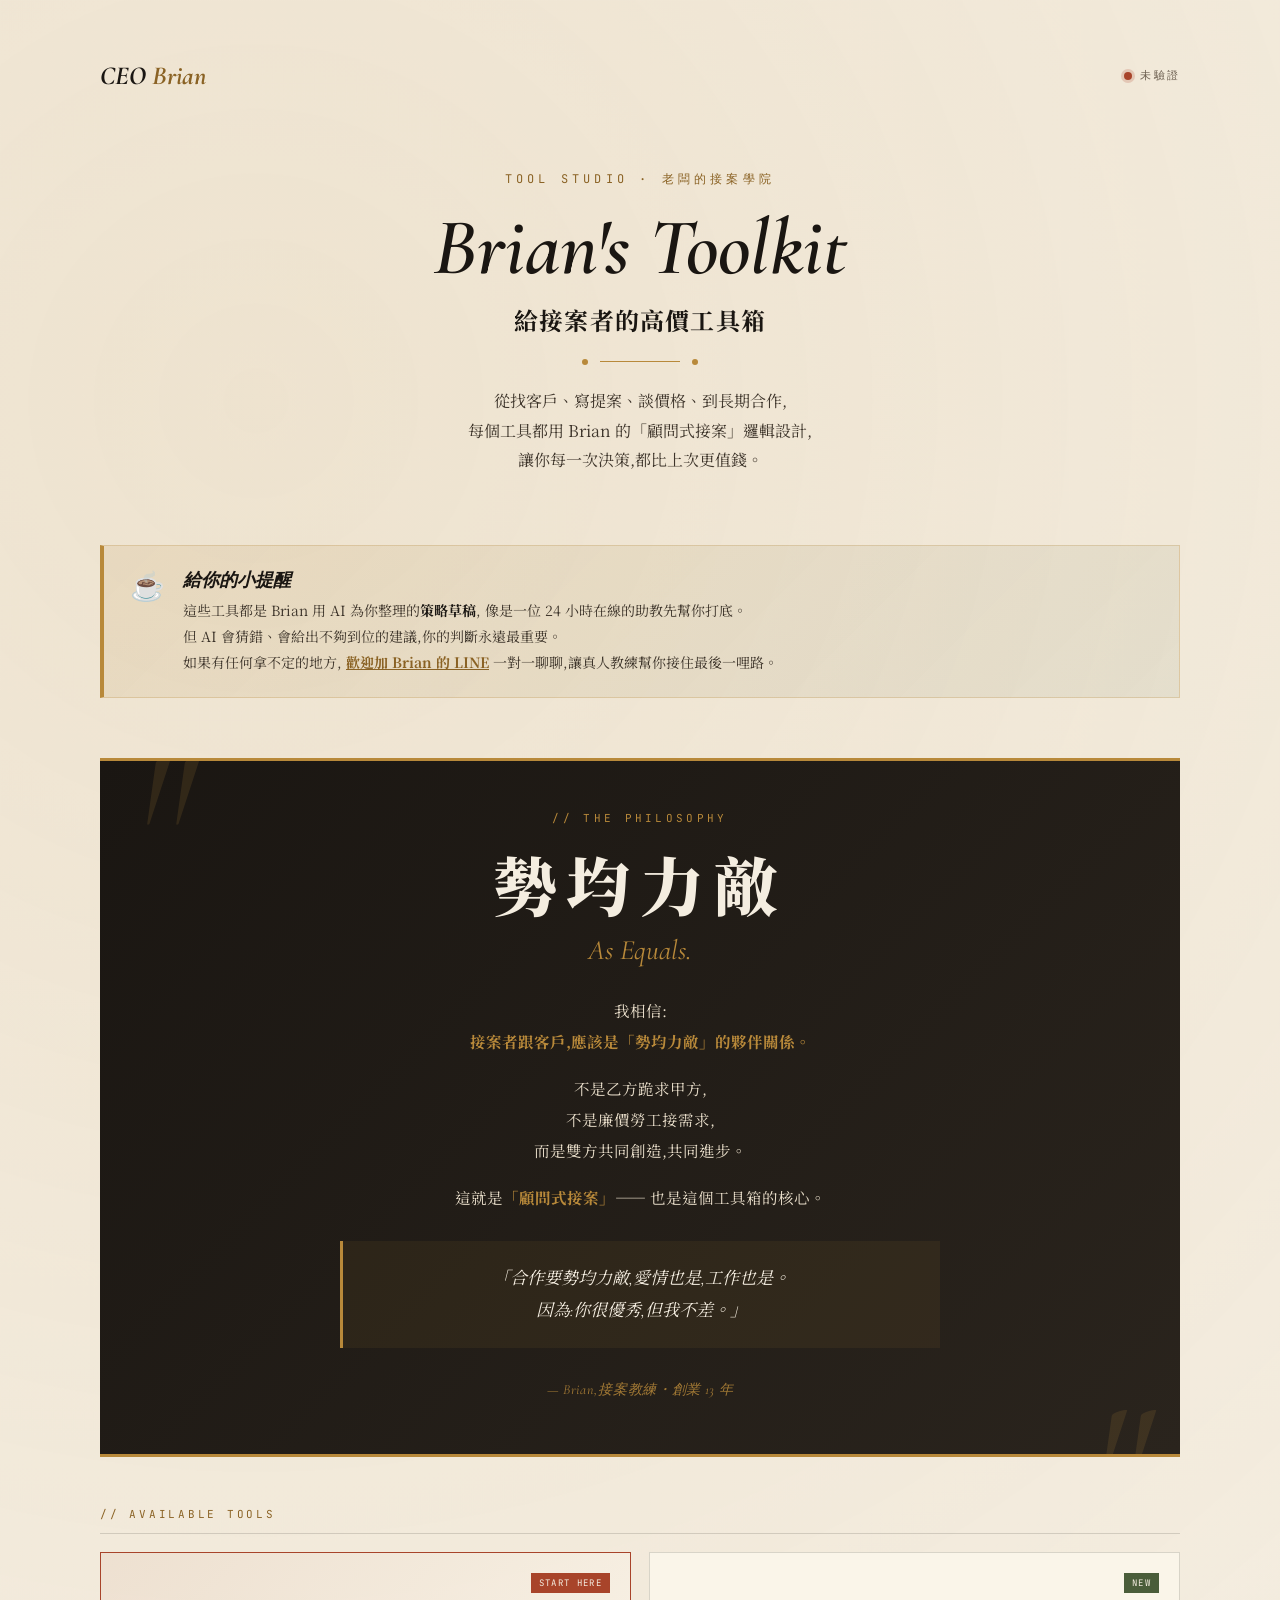
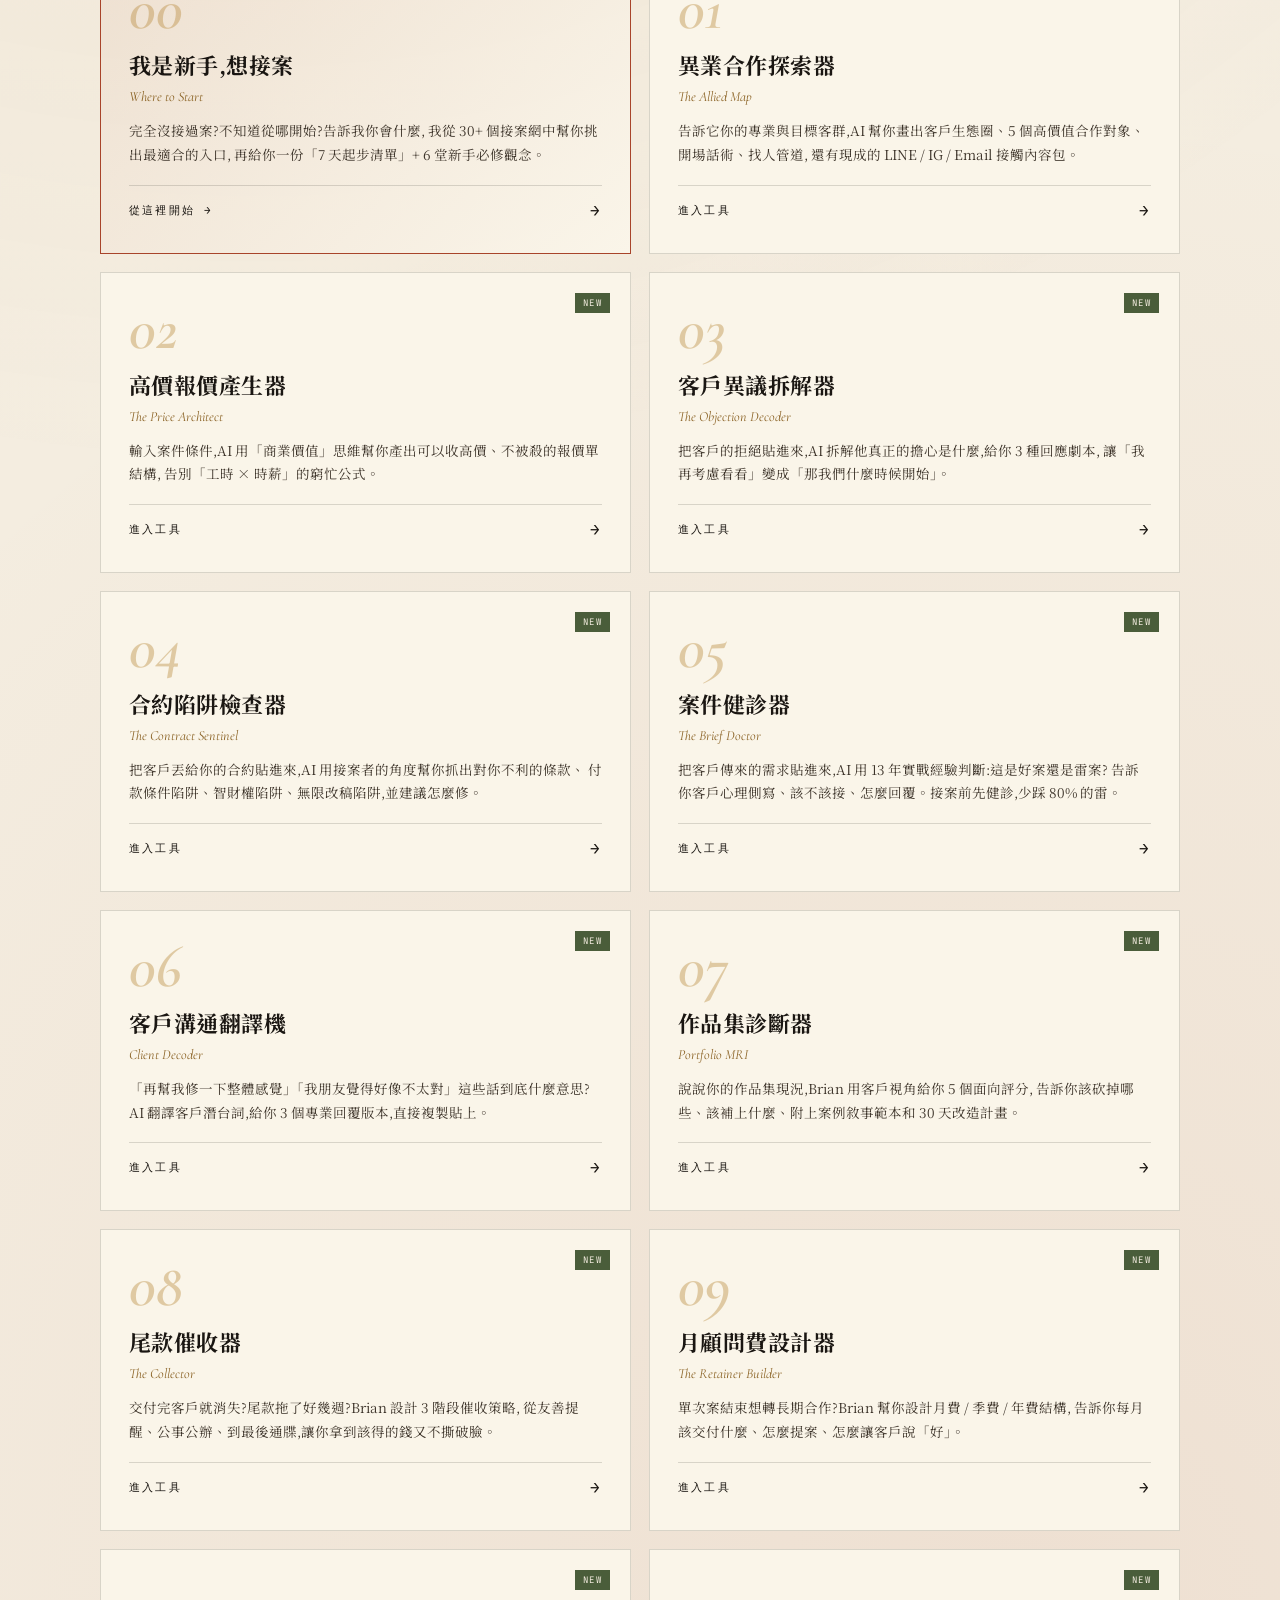
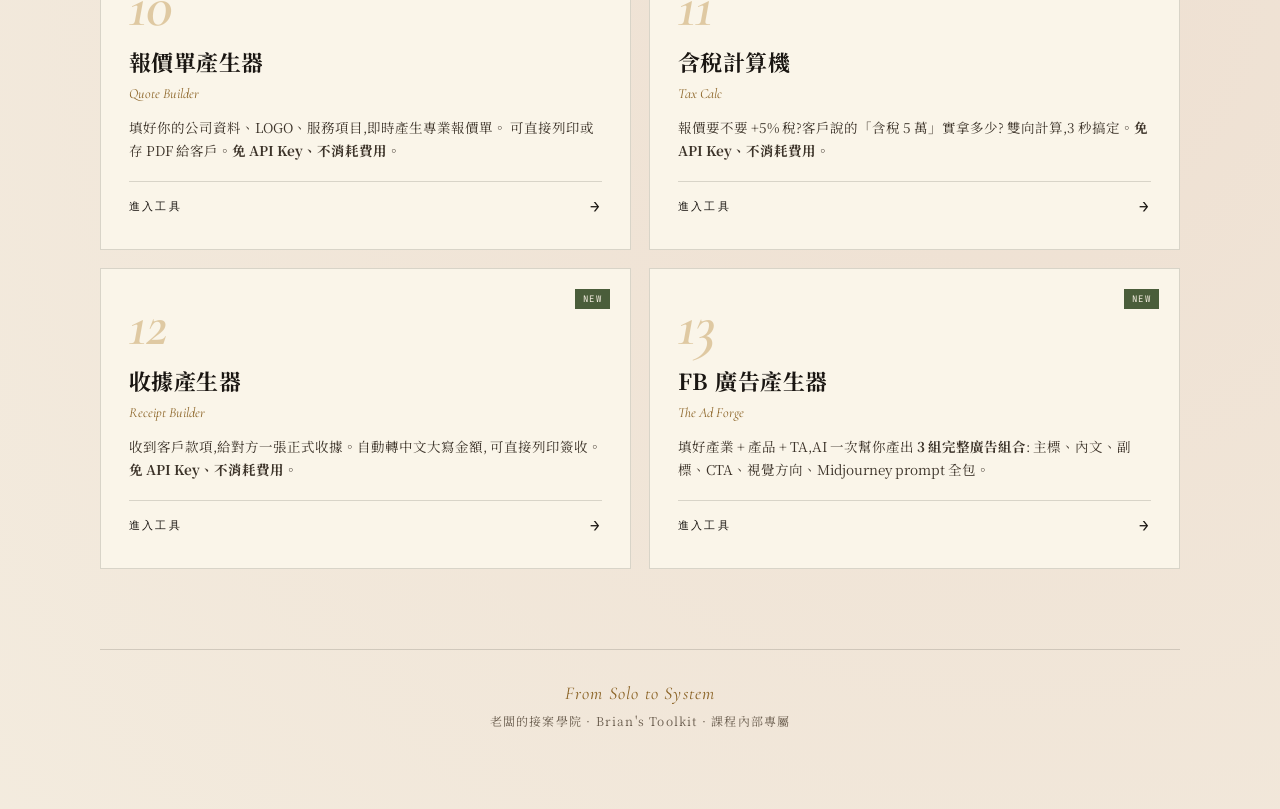
<file: tools/retainer.html>
<!DOCTYPE html>
<html lang="zh-Hant">
<head>
<meta charset="UTF-8">
<meta name="viewport" content="width=device-width, initial-scale=1.0">
<meta name="robots" content="noindex, nofollow, noarchive, nosnippet, noimageindex">
<meta name="googlebot" content="noindex, nofollow">
<meta name="bingbot" content="noindex, nofollow">
<title>月顧問費設計器 · 老闆的接案學院</title>
<script src="../js/auth.js"></script>
<script>
  if (!window.BrianAuth.isVerified()) { window.location.href = '../index.html'; }
</script>
<link rel="stylesheet" href="../css/tools.css">
<style>
  .plan-card {
    background: var(--paper-card); border: 1px solid var(--line);
    margin-bottom: 18px; overflow: hidden;
  }
  .plan-card.recommended { border-color: var(--gold); border-width: 2px; }
  .plan-header {
    padding: 18px 22px; background: var(--ink); color: var(--paper);
    display: flex; justify-content: space-between; align-items: center;
    flex-wrap: wrap; gap: 10px;
  }
  .plan-card.recommended .plan-header { background: var(--gold-deep); }
  .plan-name { font-size: 20px; font-weight: 700; }
  .plan-tag {
    font-family: 'JetBrains Mono', monospace; font-size: 10px;
    background: var(--gold); color: var(--ink); padding: 4px 10px;
    letter-spacing: 0.15em;
  }
  .plan-card.recommended .plan-tag { background: white; color: var(--gold-deep); }
  .plan-body { padding: 22px 24px; }
  .plan-price-row {
    background: rgba(184, 137, 58, 0.08); padding: 16px 18px;
    margin-bottom: 16px; display: flex; justify-content: space-between;
    align-items: baseline; flex-wrap: wrap; gap: 12px;
  }
  .plan-price {
    font-family: 'Cormorant Garamond', serif; font-style: italic;
    font-size: 32px; font-weight: 600; color: var(--gold-deep); line-height: 1;
  }
  .plan-cycle {
    font-family: 'JetBrains Mono', monospace; font-size: 12px;
    color: var(--ink-mute); letter-spacing: 0.15em;
  }
  .deliv-list {
    list-style: none; padding: 0; margin-bottom: 14px;
  }
  .deliv-list li {
    padding: 7px 0 7px 22px; position: relative;
    font-size: 14px; line-height: 1.7;
    border-bottom: 1px dashed var(--line);
  }
  .deliv-list li:last-child { border-bottom: none; }
  .deliv-list li::before {
    content: '✓'; position: absolute; left: 0; top: 7px;
    color: var(--moss); font-weight: 700;
  }

  .roi-grid {
    display: grid; grid-template-columns: 1fr; gap: 14px;
    margin-bottom: 24px;
  }
  @media (min-width: 720px) { .roi-grid { grid-template-columns: 1fr 1fr; } }
  .roi-card {
    background: var(--paper-card); border: 1px solid var(--line);
    padding: 20px;
  }
  .roi-card.them { border-left: 4px solid var(--moss); }
  .roi-card.you { border-left: 4px solid var(--gold); }
  .roi-label {
    font-family: 'JetBrains Mono', monospace; font-size: 10px;
    letter-spacing: 0.2em; color: var(--gold-deep);
    margin-bottom: 8px; text-transform: uppercase; font-weight: 700;
  }
  .roi-value {
    font-family: 'Cormorant Garamond', serif; font-style: italic;
    font-size: 26px; font-weight: 600; color: var(--ink); margin-bottom: 8px;
    line-height: 1.2;
  }
  .roi-desc { font-size: 13.5px; line-height: 1.7; color: var(--ink-soft); }
</style>
</head>
<body>

<div class="ce-app">

  <div class="ce-modal-overlay" id="ce-key-modal">
    <div class="ce-modal">
      <div class="ce-modal-eyebrow">FIRST-TIME SETUP</div>
      <div class="ce-modal-title">Connect Your Brain</div>
      <div class="ce-modal-cn">第一次使用,請設定你的 AI 大腦</div>
      <div class="ce-modal-body">
        到 <a href="https://console.anthropic.com" target="_blank">console.anthropic.com</a> →
        API Keys → Create Key → 複製貼上 → Billing 充值 5 美金。
      </div>
      <input type="password" id="ce-api-key" placeholder="sk-ant-api03-xxxxxxxxxxxxxxxxx" autocomplete="off" />
      <div class="ce-modal-actions">
        <button class="ce-modal-btn primary" id="ce-key-save">儲存並開始</button>
      </div>
      <div class="ce-modal-cost"><strong>費用估算:</strong>每次設計約 NT$1.5。</div>
    </div>
  </div>

  <nav class="ce-nav">
    <a href="../index.html" class="ce-nav-brand" style="text-decoration:none;color:inherit;cursor:pointer;" title="回首頁">
      <div class="ce-nav-mark">老闆的接案學院</div>
      <div class="ce-nav-title" style="opacity:0.85;">月顧問費設計器</div>
    </a>
    <div class="ce-nav-actions">
      <a href="../index.html" class="ce-nav-btn">← 工具列表</a>
      <button class="ce-nav-btn" id="ce-settings-btn">設定 API Key</button>
      <button class="ce-nav-btn" id="ce-new-btn">+ 新方案</button>
    </div>
  </nav>

  <main class="ce-main">
    <div class="ce-container">

      <section class="ce-saved-section" id="ce-saved-section">
        <div class="ce-saved-header">
          <div class="ce-saved-title">My Subscription Plans</div>
          <div class="ce-saved-count" id="ce-saved-count">0 STORED</div>
        </div>
        <div id="ce-saved-list"></div>
      </section>

      <div id="ce-form-page">
        <header class="ce-header">
          <div class="ce-eyebrow">From One-Off to Recurring</div>
          <h1 class="ce-title">The Retainer Builder</h1>
          <div class="ce-title-cn">月顧問費設計器</div>
          <div class="ce-divider"></div>
          <p class="ce-subtitle">
            單次案結束想轉長期合作?<br/>
            Brian 幫你設計月費 / 季費 / 年費結構,<br/>
            告訴你每月該交付什麼、怎麼提案、怎麼讓客戶說「好」。
          </p>
        </header>

        <section class="ce-form-card">
          <div class="ce-tool-disclaimer" style="margin-bottom:0;margin-top:0;border-left:none;background:transparent;padding-bottom:18px;border-bottom:1px solid var(--line);margin-bottom:22px;">
            <span class="ce-tool-disclaimer-icon">☕</span>
            <span>方案是策略起點,實際數字要看你的市場行情。執行前歡迎<a href="https://lin.ee/9Ba3XjY" target="_blank">加 Brian 的 LINE</a>聊聊。</span>
          </div>

          <form id="ce-form" class="ce-form-grid">
            <div class="ce-field ce-full">
              <label for="rt-trade">你的專業</label>
              <input type="text" id="rt-trade" placeholder="例如:社群行銷顧問 / 品牌設計 / 商業攝影 / 文案策略..." required />
            </div>

            <div class="ce-field ce-full">
              <label for="rt-current">目前跟這個客戶的合作狀況</label>
              <textarea id="rt-current" placeholder="例如:&#10;『幫某餐飲品牌做了完整的 Logo 跟菜單設計,案子收 8 萬。&#10;客戶很滿意,結束後說『以後還會找你』。&#10;我想趁熱提案『月顧問費』,讓他每月固定付我顧問+設計支援費用,不用每次都重新報價。』" required style="min-height:130px;"></textarea>
            </div>

            <div class="ce-field">
              <label for="rt-client-type">客戶類型</label>
              <select id="rt-client-type">
                <option>個人 / 個人品牌</option>
                <option selected>小型企業 / 工作室</option>
                <option>中小型企業</option>
                <option>連鎖品牌 / 集團</option>
                <option>新創公司</option>
                <option>地方店家</option>
                <option>非營利組織</option>
              </select>
            </div>

            <div class="ce-field">
              <label for="rt-client-revenue">客戶大概營收級別</label>
              <select id="rt-client-revenue">
                <option>個人/未知</option>
                <option selected>月營收 30-100 萬</option>
                <option>月營收 100-300 萬</option>
                <option>月營收 300-1000 萬</option>
                <option>月營收 1000 萬以上</option>
              </select>
            </div>

            <div class="ce-field">
              <label for="rt-old-fee">過去這個案的單次費用</label>
              <input type="text" id="rt-old-fee" placeholder="例如:NT$ 80,000 (一次性案件)" required />
            </div>

            <div class="ce-field">
              <label for="rt-time">你願意每月投入多少時間在這個客戶</label>
              <select id="rt-time">
                <option>每月 5 小時內</option>
                <option selected>每月 10-20 小時</option>
                <option>每月 20-40 小時</option>
                <option>每月 40-80 小時</option>
                <option>每月 80 小時以上</option>
              </select>
            </div>

            <div class="ce-field ce-full">
              <label for="rt-services">你能提供的服務 / 對方可能需要的</label>
              <textarea id="rt-services" placeholder="列出你能提供、且對這個客戶有持續價值的服務。&#10;例如:&#10;- 每月新貼文視覺設計&#10;- 每季度品牌策略會議&#10;- 隨時可問的設計諮詢&#10;- 緊急 24 小時對應&#10;- 每月行銷報告..."></textarea>
            </div>

            <button type="submit" class="ce-submit" id="ce-submit-btn">
              設計訂閱制方案 →
            </button>
          </form>
        </section>
      </div>

      <section class="ce-results" id="ce-results"></section>
      <!-- Brian 金句 + 部落格入口 -->
      <div style="max-width:1100px;margin:60px auto 0;padding:0 24px;">
        
      <div class="ce-brian-quote">
        <div class="ce-brian-quote-eyebrow">★ BRIAN'S WISDOM</div>
        <div class="ce-brian-quote-text">一次合作賺到錢,叫做幸運。<br/>長期合作賺到錢,叫做系統。<br/>從 Solo 到 System,差的就是這一步。</div>
        <div class="ce-brian-quote-source">— BRIAN ON 訂閱制</div>
      </div>
<div class="ce-blog-bridge-desc">
            這個工具是策略起點,Brian 的部落格是 13 年實戰累積的觀念底氣。<br/>
            91 頁原創文章,從品牌行銷、創業心法、到生活哲學。
          </div>
          <a href="https://www.ceobrian.com/" target="_blank" rel="noopener">前往「做生意就像談戀愛」 →</a>
        </div>

      </div>


      <footer style="text-align:center;margin-top:60px;padding-top:28px;border-top:1px solid var(--line);font-size:12px;color:var(--ink-mute);letter-spacing:0.1em;">
        <div style="font-family:'Cormorant Garamond',serif;font-style:italic;font-size:16px;color:var(--gold-deep);margin-bottom:6px;">From Solo to System</div>
        <div>老闆的接案學院 · 月顧問費設計器</div>
      </footer>
    </div>
  </main>
</div>

<script src="../js/tools-common.js"></script>
<script>
(function() {
  const T = window.BrianTools;
  const storage = T.createStorage('retainers');
  let currentId = null;

  const form = document.getElementById('ce-form');
  const formPage = document.getElementById('ce-form-page');
  const resultsEl = document.getElementById('ce-results');
  const submitBtn = document.getElementById('ce-submit-btn');
  const savedListEl = document.getElementById('ce-saved-list');
  const savedCountEl = document.getElementById('ce-saved-count');

  T.setupApiKeyModal('ce-key-modal', 'ce-api-key', 'ce-key-save');
  document.getElementById('ce-settings-btn').addEventListener('click', () => {
    document.getElementById('ce-api-key').value = T.getApiKey();
    document.getElementById('ce-key-modal').classList.add('show');
  });
  document.getElementById('ce-new-btn').addEventListener('click', () => {
    showFormPage(); form.reset(); currentId = null;
  });

  function showFormPage() {
    formPage.classList.remove('ce-hidden');
    resultsEl.innerHTML = '';
    window.scrollTo({ top: 0, behavior: 'smooth' });
  }
  function hideFormPage() { formPage.classList.add('ce-hidden'); }

  loadSavedList();
  if (!T.getApiKey()) document.getElementById('ce-key-modal').classList.add('show');

  function loadSavedList() {
    const records = storage.list();
    savedCountEl.textContent = `${records.length} STORED`;
    if (records.length === 0) {
      savedListEl.innerHTML = `<div class="ce-empty-state">尚未儲存任何方案。</div>`;
      return;
    }
    savedListEl.innerHTML = `
      <div class="ce-saved-grid">
        ${records.map(r => `
          <div class="ce-saved-card" data-id="${r.id}">
            <button class="ce-saved-del" data-del="${r.id}">✕</button>
            <div class="ce-saved-trade">${T.escapeHtml(r.input.trade)}</div>
            <div class="ce-saved-target">${T.escapeHtml(r.input.clientType)} · ${T.escapeHtml(r.input.oldFee)}</div>
            <div class="ce-saved-meta">${T.formatDate(r.createdAt)}</div>
          </div>
        `).join('')}
      </div>
    `;
    savedListEl.querySelectorAll('.ce-saved-card').forEach(card => {
      card.addEventListener('click', (e) => {
        if (e.target.closest('.ce-saved-del')) return;
        const r = storage.load(card.dataset.id);
        if (r) { currentId = r.id; hideFormPage(); renderResults(r); }
      });
    });
    savedListEl.querySelectorAll('[data-del]').forEach(btn => {
      btn.addEventListener('click', (e) => {
        e.stopPropagation();
        if (confirm('確定刪除?')) {
          storage.delete(btn.dataset.del); loadSavedList();
          if (currentId === btn.dataset.del) { showFormPage(); currentId = null; }
        }
      });
    });
  }

  form.addEventListener('submit', async (e) => {
    e.preventDefault();
    if (!T.getApiKey()) { document.getElementById('ce-key-modal').classList.add('show'); return; }

    const input = {
      trade: document.getElementById('rt-trade').value.trim(),
      current: document.getElementById('rt-current').value.trim(),
      clientType: document.getElementById('rt-client-type').value,
      clientRevenue: document.getElementById('rt-client-revenue').value,
      oldFee: document.getElementById('rt-old-fee').value.trim(),
      time: document.getElementById('rt-time').value,
      services: document.getElementById('rt-services').value.trim()
    };
    if (!input.trade || !input.current || !input.oldFee) return;

    submitBtn.disabled = true;
    submitBtn.textContent = '正在設計...';
    resultsEl.innerHTML = `
      <div class="ce-loading">
        <div class="ce-loading-text">Brian 正在設計你的訂閱制方案...</div>
        <div class="ce-loading-bar"></div>
      </div>
    `;

    try {
      const data = await designRetainer(input);
      const id = 'rt_' + Date.now();
      const record = { id, input, data, createdAt: Date.now() };
      storage.save(id, record);
      currentId = id;
      renderResults(record);
      loadSavedList();
    } catch (err) {
      console.error(err);
      resultsEl.innerHTML = `<div class="ce-error">產生失敗:${T.escapeHtml(err.message)}</div>`;
    } finally {
      submitBtn.disabled = false;
      submitBtn.textContent = '設計訂閱制方案 →';
    }
  });

  async function designRetainer(input) {
    const prompt = `你是 Brian(老闆的接案學院創辦人),13 年實戰經驗,擅長把單次案件轉成「長期顧問合約 / 訂閱制」。

你的核心信念:
- 訂閱制的本質不是「便宜的服務 × 每月」,是「持續創造價值的承諾」
- 客戶願意付月費,是因為「不付的損失」比「每月成本」大
- 設計方案時必須讓「持續訂閱」對雙方都比「一次性合作」划算

請為以下狀況設計訂閱制方案:

【接案者背景】
- 專業:${input.trade}
- 過去這個案的單次費用:${input.oldFee}
- 願意每月投入時間:${input.time}
- 能提供的服務:${input.services || '(未列出,請推測)'}

【客戶資料】
- 客戶類型:${input.clientType}
- 客戶營收級別:${input.clientRevenue}

【目前合作狀況】
${input.current}

【輸出 JSON,只回 JSON,不要 markdown code fence】

{
  "brian_note": "用 Brian 口吻寫一段 100-150 字的「教練筆記」,告訴接案者:這個客戶轉訂閱制的最大機會在哪、最該避免的陷阱是什麼。",

  "value_logic": {
    "client_pain_continuous": "客戶有什麼『持續性』的痛點是訂閱制能解決的(80-150 字)。重要:必須是『持續性』的,不是一次性的。例如:每月都要新內容、每週都有突發狀況需要應對、長期累積品牌資產。",
    "your_unique_value": "為什麼是你來做最合適,而不是他內部請員工或找其他人(80-120 字)",
    "value_to_them": "客戶簽訂閱後能得到什麼具體價值(可量化最好)",
    "value_to_you": "你能得到什麼:不只是收入,還有時間穩定、客戶累積、案例價值"
  },

  "plans": [
    {
      "name": "方案名稱(取個有感的名字,不要叫『標準/進階/高級』)",
      "tag": "BASIC / RECOMMENDED / PREMIUM",
      "monthly_price": "月費(NT$ 數字)",
      "billing_cycle": "計費方式建議(月繳 / 季繳 / 半年繳 / 年繳的優惠設計)",
      "deliverables": ["每月固定交付項目 1", "項目 2", "項目 3", "..."],
      "extras": ["額外但重要的承諾(例如:24 小時 LINE 回覆、每季策略會議、緊急救火優先處理...)"],
      "best_for": "什麼樣的客戶會選這個方案",
      "psychology": "這個方案的設計心理(例如:這是錨定方案,讓客戶覺得 RECOMMENDED 划算)"
    }
  ],

  "roi_pitch": {
    "client_roi": "用一句話總結客戶投資 ROI(例如:每月 3 萬可以省下 15 萬找正職員工的成本)",
    "your_roi": "用一句話總結你的 ROI(例如:每月 3 萬 × 12 月 = 36 萬,等於原本 5 個單次案的工作量)",
    "comparison_table": [
      {
        "item": "比較項目(例如:可預測收入)",
        "one_time": "單次合作的狀況",
        "retainer": "訂閱制的狀況"
      }
    ]
  },

  "pitch_strategy": {
    "timing": "什麼時機提出最好(交付當天 / 交付後 1-2 週 / 對方主動找你時...)",
    "opening": "提案開場白(80-120 字,像顧問不像業務)",
    "framing": "怎麼包裝這個方案讓對方不覺得是『被推銷』",
    "demo_offer": "可以給的試水溫方案(例如:第一個月半價、頭 3 個月可隨時取消...),但要設計成讓客戶不會占便宜走人"
  },

  "objection_preview": [
    {
      "objection": "對方最可能說什麼(例如:這個月先這樣有需要再說 / 月費好像有點高 / 我自己做就好)",
      "response": "Brian 風格回應(150 字內)"
    }
  ]
}

【3 個方案的設計原則】
- 必須有 3 個方案,符合錨定效應
- BASIC = 入門價、有限交付,設計給對方說「太少了那升一級」
- RECOMMENDED = 主推,涵蓋對方最痛的需求,價格甜蜜點(原單次費用的 30-50% × 月)
- PREMIUM = 高價、無限暢飲式,設計給有預算的客戶,也讓 RECOMMENDED 看起來划算
- 月費基本邏輯參考:RECOMMENDED 月費 ≒ 原單次費用 × 30-50%,但要根據投入時間和客戶營收調整

【硬核要求】
- 月費要實際合理,不要報得離譜
- deliverables 要具體可量化(「每月 4 篇貼文」而非「持續經營」)
- objection_preview 給 3 個常見拒絕
- pitch_strategy.opening 必須是可直接複製去開口的話
- 全部繁體中文,台灣口吻、台幣計價`;

    return await T.callClaude(prompt, { parseJson: true, maxTokens: 5500 });
  }

  function renderResults(record) {
    hideFormPage();
    const d = record.data;
    const vl = d.value_logic || {};
    const ps = d.pitch_strategy || {};
    const roi = d.roi_pitch || {};

    let html = `
      <div class="ce-result-toolbar">
        <div class="ce-result-info"><strong>${T.escapeHtml(record.input.trade)}</strong> · 訂閱制方案設計</div>
        <div class="ce-result-actions">
          <button class="ce-action-btn" id="ce-print-btn">列印 / 存 PDF</button>
          <button class="ce-action-btn" id="ce-back-btn">+ 新方案</button>
        </div>
      </div>

      ${d.brian_note ? `
        <div class="ce-brian-note">
          <div class="ce-brian-note-label">教練筆記 · BRIAN'S NOTE</div>
          <div class="ce-brian-note-body">${T.escapeHtml(d.brian_note)}</div>
        </div>
      ` : ''}

      <div class="ce-result-section">
        <div class="ce-section-title">Value Logic</div>
        <div class="ce-section-cn">訂閱制的價值邏輯</div>
        <div class="ce-block">
          <div class="ce-block-body">
            <div class="ce-block-row"><div class="ce-block-key">客戶持續痛點</div><div class="ce-block-val">${T.escapeHtml(vl.client_pain_continuous || '')}</div></div>
            <div class="ce-block-row"><div class="ce-block-key">你的獨特價值</div><div class="ce-block-val">${T.escapeHtml(vl.your_unique_value || '')}</div></div>
          </div>
        </div>

        <div class="roi-grid" style="margin-top:18px;">
          <div class="roi-card them">
            <div class="roi-label">他能得到</div>
            <div class="roi-value">${T.escapeHtml(roi.client_roi || '')}</div>
            <div class="roi-desc">${T.escapeHtml(vl.value_to_them || '')}</div>
          </div>
          <div class="roi-card you">
            <div class="roi-label">你能得到</div>
            <div class="roi-value">${T.escapeHtml(roi.your_roi || '')}</div>
            <div class="roi-desc">${T.escapeHtml(vl.value_to_you || '')}</div>
          </div>
        </div>
      </div>

      <div class="ce-result-section">
        <div class="ce-section-title">3 Plans</div>
        <div class="ce-section-cn">3 段式訂閱方案</div>
        ${(d.plans || []).map(p => renderPlan(p)).join('')}
      </div>

      ${(roi.comparison_table && roi.comparison_table.length) ? `
        <div class="ce-result-section">
          <div class="ce-section-title">Why Subscription</div>
          <div class="ce-section-cn">為什麼訂閱制比單次更好(給客戶看的對比)</div>
          <div style="overflow-x:auto;">
            <table style="width:100%;border-collapse:collapse;background:var(--paper-card);">
              <thead>
                <tr style="background:var(--ink);color:var(--paper);">
                  <th style="padding:14px 16px;text-align:left;font-size:13px;letter-spacing:0.05em;">比較項目</th>
                  <th style="padding:14px 16px;text-align:left;font-size:13px;letter-spacing:0.05em;">一次性合作</th>
                  <th style="padding:14px 16px;text-align:left;font-size:13px;letter-spacing:0.05em;background:var(--gold-deep);">訂閱制</th>
                </tr>
              </thead>
              <tbody>
                ${roi.comparison_table.map(row => `
                  <tr style="border-bottom:1px solid var(--line);">
                    <td style="padding:12px 16px;font-weight:700;font-size:14px;">${T.escapeHtml(row.item || '')}</td>
                    <td style="padding:12px 16px;font-size:13.5px;color:var(--ink-soft);">${T.escapeHtml(row.one_time || '')}</td>
                    <td style="padding:12px 16px;font-size:13.5px;background:rgba(184, 137, 58, 0.05);font-weight:500;">${T.escapeHtml(row.retainer || '')}</td>
                  </tr>
                `).join('')}
              </tbody>
            </table>
          </div>
        </div>
      ` : ''}

      ${ps && (ps.timing || ps.opening) ? `
        <div class="ce-result-section">
          <div class="ce-section-title">Pitch Strategy</div>
          <div class="ce-section-cn">提案策略與話術</div>
          <div class="ce-block">
            <div class="ce-block-body">
              ${ps.timing ? `
                <div class="ce-block-row">
                  <div class="ce-block-key">何時提</div>
                  <div class="ce-block-val">${T.escapeHtml(ps.timing)}</div>
                </div>
              ` : ''}
              ${ps.framing ? `
                <div class="ce-block-row">
                  <div class="ce-block-key">怎麼包裝</div>
                  <div class="ce-block-val">${T.escapeHtml(ps.framing)}</div>
                </div>
              ` : ''}
              ${ps.opening ? `
                <div class="ce-block-row">
                  <div class="ce-block-key">開場話術</div>
                  <div class="ce-block-val">
                    <div class="ce-quote-box">${T.escapeHtml(ps.opening)}</div>
                    <button class="ce-copy-btn" data-copy="${T.escapeHtml(ps.opening)}">複製話術</button>
                  </div>
                </div>
              ` : ''}
              ${ps.demo_offer ? `
                <div class="ce-block-row">
                  <div class="ce-block-key">試水溫方案</div>
                  <div class="ce-block-val"><div class="ce-insight">💡 ${T.escapeHtml(ps.demo_offer)}</div></div>
                </div>
              ` : ''}
            </div>
          </div>
        </div>
      ` : ''}

      ${(d.objection_preview && d.objection_preview.length) ? `
        <div class="ce-result-section">
          <div class="ce-section-title">Objection Preview</div>
          <div class="ce-section-cn">預想對方拒絕</div>
          ${d.objection_preview.map((o, i) => `
            <div class="ce-block">
              <div class="ce-block-header">
                <div class="ce-block-title">${i+1}. ${T.escapeHtml(o.objection || '')}</div>
              </div>
              <div class="ce-block-body">
                <div class="ce-quote-box">${T.escapeHtml(o.response || '')}</div>
                <button class="ce-copy-btn" data-copy="${T.escapeHtml(o.response || '')}">複製回應</button>
              </div>
            </div>
          `).join('')}
        </div>
      ` : ''}

      <div class="ce-result-section">
        <div class="ce-block">
          <div class="ce-block-header"><div class="ce-block-title">進階深挖</div></div>
          <div class="ce-block-body">
            <div class="ce-deep-buttons">
              <button class="ce-deep-btn btn-primary" data-action="proposal-doc">📄 給我完整提案文件結構</button>
              <button class="ce-deep-btn btn-rust" data-action="contract-template">📝 訂閱制合約該寫什麼條款</button>
              <button class="ce-deep-btn" data-action="onboarding">第一個月該怎麼經營客戶體驗</button>
              <button class="ce-deep-btn" data-action="renewal">怎麼讓客戶續約 / 升級方案</button>
              <a href="https://lin.ee/9Ba3XjY" target="_blank" rel="noopener" class="ce-deep-btn ce-deep-line-btn">💬 加 Brian 的 LINE 一對一聊</a>
            </div>
            <div class="ce-deep-result" id="ce-deep-result"></div>
          </div>
        </div>
      </div>
    `;

    resultsEl.innerHTML = html;
    bindResultEvents(record);
    window.scrollTo({ top: 0, behavior: 'smooth' });
  }

  function renderPlan(p) {
    const isRec = p.tag === 'RECOMMENDED';
    return `
      <div class="plan-card ${isRec ? 'recommended' : ''}">
        <div class="plan-header">
          <div class="plan-name">${T.escapeHtml(p.name || '')}</div>
          <div class="plan-tag">${T.escapeHtml(p.tag || '')}</div>
        </div>
        <div class="plan-body">
          <div class="plan-price-row">
            <div>
              <div class="plan-price">${T.escapeHtml(p.monthly_price || '')}</div>
              <div class="plan-cycle" style="margin-top:4px;">/ 月</div>
            </div>
            <div style="font-size:13px;color:var(--ink-soft);text-align:right;line-height:1.6;">
              <div style="font-family:'JetBrains Mono', monospace;font-size:10px;letter-spacing:0.15em;color:var(--gold-deep);margin-bottom:4px;">計費方式</div>
              ${T.escapeHtml(p.billing_cycle || '')}
            </div>
          </div>

          <div style="margin-bottom:16px;">
            <div style="font-family:'JetBrains Mono', monospace;font-size:10px;letter-spacing:0.2em;color:var(--gold-deep);margin-bottom:8px;font-weight:700;">▶ 每月固定交付</div>
            <ul class="deliv-list">
              ${(p.deliverables || []).map(d => `<li>${T.escapeHtml(d)}</li>`).join('')}
            </ul>
          </div>

          ${(p.extras && p.extras.length) ? `
            <div style="margin-bottom:16px;background:rgba(74, 93, 58, 0.06);padding:12px 16px;border-left:2px solid var(--moss);">
              <div style="font-family:'JetBrains Mono', monospace;font-size:10px;letter-spacing:0.15em;color:var(--moss);margin-bottom:6px;font-weight:700;">★ 額外承諾</div>
              <ul class="deliv-list">
                ${p.extras.map(e => `<li style="border:none;">${T.escapeHtml(e)}</li>`).join('')}
              </ul>
            </div>
          ` : ''}

          <div style="font-size:13px;color:var(--ink-soft);line-height:1.7;margin-bottom:10px;">
            <strong>適合誰:</strong>${T.escapeHtml(p.best_for || '')}
          </div>

          ${p.psychology ? `
            <div class="ce-insight" style="margin-top:12px;">💡 設計心理:${T.escapeHtml(p.psychology)}</div>
          ` : ''}
        </div>
      </div>
    `;
  }

  function bindResultEvents(record) {
    document.getElementById('ce-print-btn').addEventListener('click', () => window.print());
    document.getElementById('ce-back-btn').addEventListener('click', () => {
      showFormPage(); currentId = null; form.reset();
    });
    document.querySelectorAll('.ce-copy-btn').forEach(btn => {
      btn.addEventListener('click', () => {
        navigator.clipboard?.writeText(btn.dataset.copy).then(() => {
          const orig = btn.textContent;
          btn.textContent = '✓ 已複製'; btn.classList.add('copied');
          setTimeout(() => { btn.textContent = orig; btn.classList.remove('copied'); }, 1800);
        });
      });
    });
    document.querySelectorAll('.ce-deep-btn[data-action]').forEach(btn => {
      btn.addEventListener('click', async () => {
        const action = btn.dataset.action;
        const resultEl = document.getElementById('ce-deep-result');
        btn.disabled = true; const orig = btn.textContent;
        btn.textContent = '思考中...';
        resultEl.classList.add('show');
        resultEl.textContent = 'Brian 正在分析...';
        try { resultEl.textContent = await deepDive(record, action); }
        catch (err) { resultEl.textContent = '產生失敗:' + err.message; }
        finally { btn.disabled = false; btn.textContent = orig; }
      });
    });
  }

  async function deepDive(record, action) {
    const prompts = {
      'proposal-doc': `請寫一份完整的「訂閱制提案文件」結構與內容,包含:

【1. 封面】(1 頁)
- 提案標題、副標、雙方資訊

【2. 我聽到的需求】(1 頁)
總結客戶痛點,證明我聽懂

【3. 為什麼從『單次』走向『持續』】(1-2 頁)
論述為什麼訂閱對雙方都好

【4. 三段式方案說明】(2-3 頁)
直接列出 3 個方案,主推 RECOMMENDED

【5. 預期的客戶 ROI 試算】(1 頁)
量化客戶能得到的回報

【6. 服務流程與承諾】(1 頁)
如何溝通、應對緊急、進度回報

【7. 試行期方案】(1 頁)
如果還在猶豫的選項

【8. 下一步】(1 頁)
清楚的決策路徑

每段請寫實際內容,不要寫「此處放 XXX」。約 1500-2500 字。`,

      'contract-template': `請列出訂閱制合約該包含的條款,每條給出建議文字。

至少包含:
1. 服務範圍(每月固定交付的項目)
2. 服務「不包含」的項目(避免無限要求)
3. 月費與計費週期
4. 付款條件(月初付 / 月底付、逾期罰則)
5. 雙方溝通方式與回應時間
6. 「重大需求」的另計收費規則
7. 客戶可隨時取消的條款 / 鎖定期(例如 3 個月內不可取消)
8. 你可隨時終止的條款
9. 智財權歸屬
10. 保密義務(雙向)
11. 不可抗力
12. 爭議解決

每條用「建議文字:」開頭,寫出可直接用的條款。
⚠️ 結尾加上:「此為範本參考,正式使用前請給律師看過。」`,

      'onboarding': `客戶剛簽訂閱制方案,第一個月是「決定他會不會續約」的關鍵期。
請設計第一個月的客戶體驗:

【Week 1 · 啟動】
- 第 1-3 天該做什麼(歡迎、文件、會議)
- 第 4-7 天該做什麼(初步交付、確認方向)

【Week 2 · 第一波交付】
- 該交付什麼,讓對方感覺「果然簽訂閱對」

【Week 3 · 主動驚喜】
- 多給一個對方沒預期的東西(超出合約的小贈品)

【Week 4 · 月度收尾】
- 回顧會議、報告、下個月計畫
- 蒐集滿意度

整體要讓客戶感覺「這不是合約,這是合作關係」。`,

      'renewal': `客戶第 1 個月、第 3 個月、第 6 個月、第 12 個月是關鍵節點。
請設計每個節點的「續約 / 升級」策略:

【月底 1 (第 1 個月結束)】
評估:對方繼續的訊號 / 想取消的訊號
你該做的動作

【季底 (第 3 個月結束)】
這時可以提出升級方案嗎?怎麼提?

【半年 (第 6 個月結束)】
中期回顧、續約討論、報價調整時機

【年度 (第 12 個月結束)】
全年總結、下一年提案、漲價策略

每個節點寫:該主動做什麼、客戶會出現什麼訊號、該怎麼回應。`
    };

    const prompt = `你是 Brian。
案件背景:
- 接案類型:${record.input.trade}
- 客戶類型:${record.input.clientType}
- 過去單次費用:${record.input.oldFee}
- 投入時間:${record.input.time}

任務:${prompts[action]}

繁體中文,台灣口吻,直接輸出。`;

    return await T.callClaude(prompt, { maxTokens: 3500 });
  }
})();
</script>
</body>
</html>
</file>
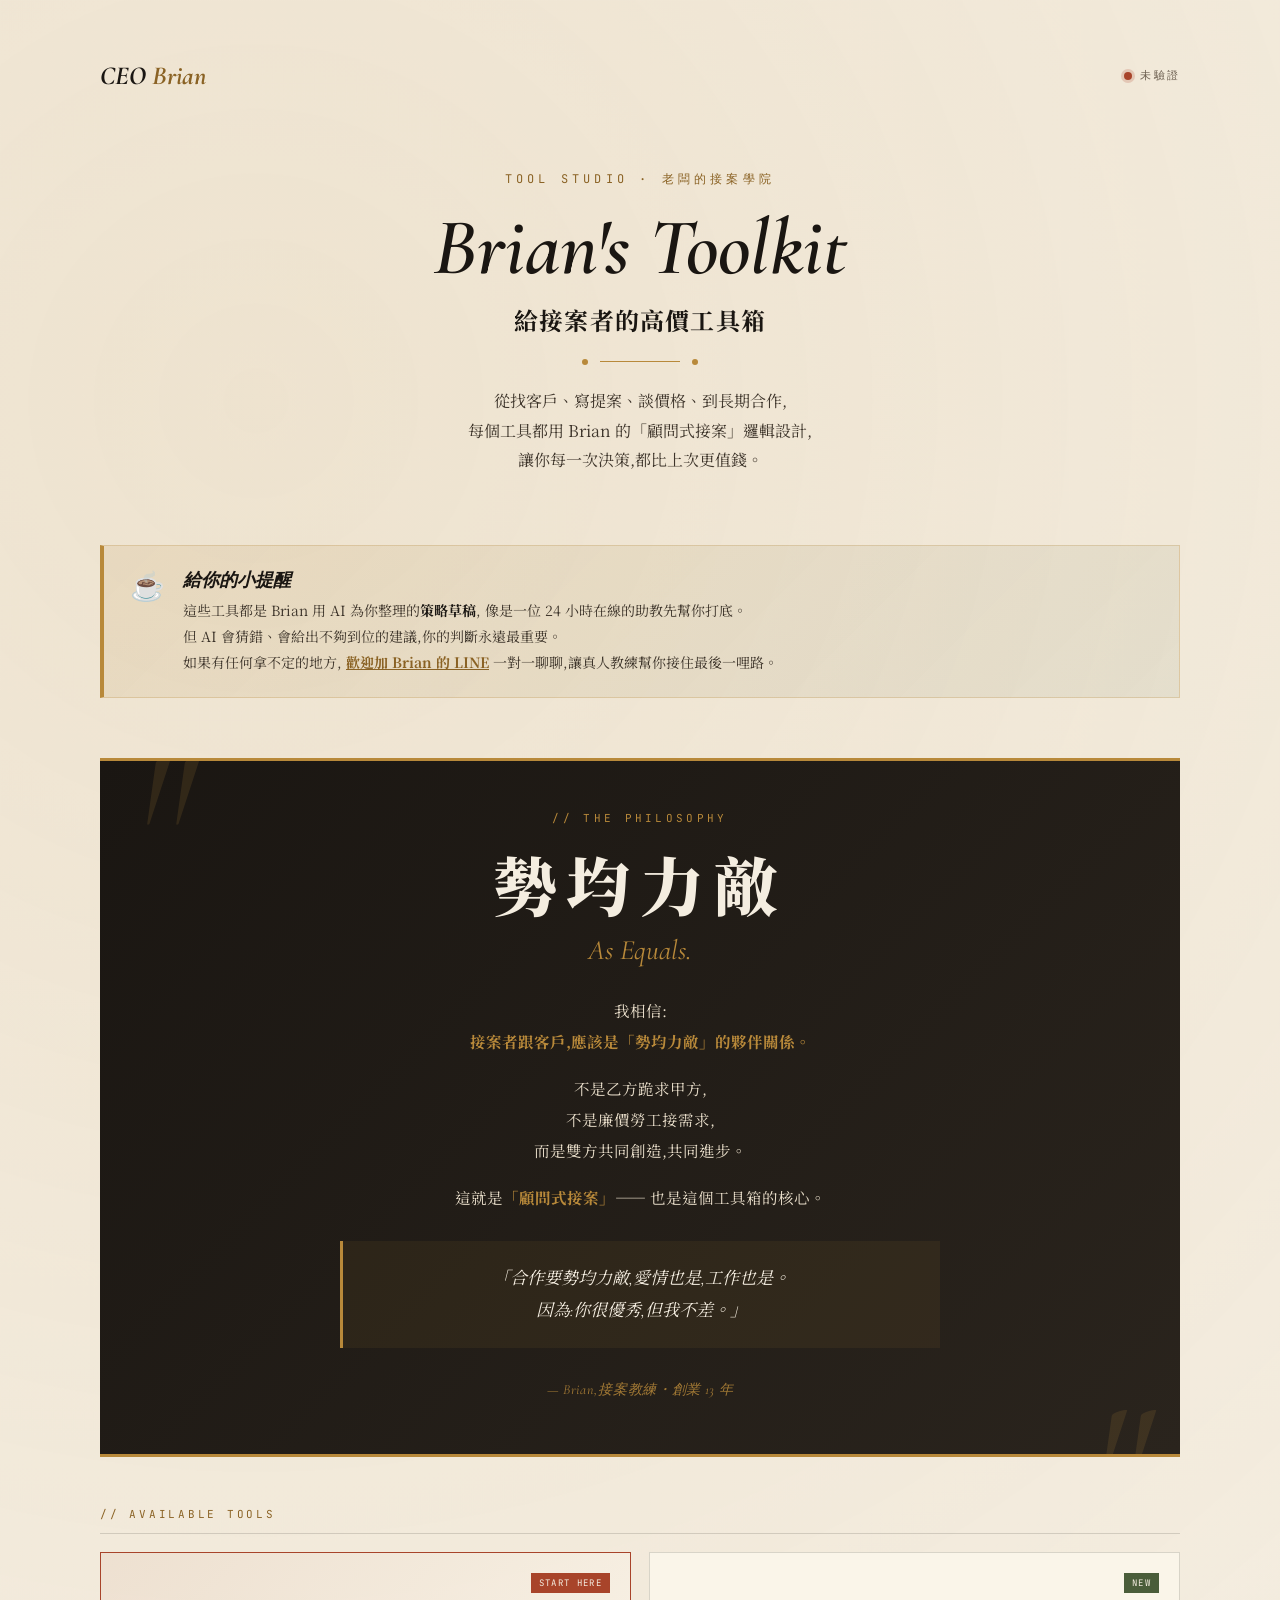
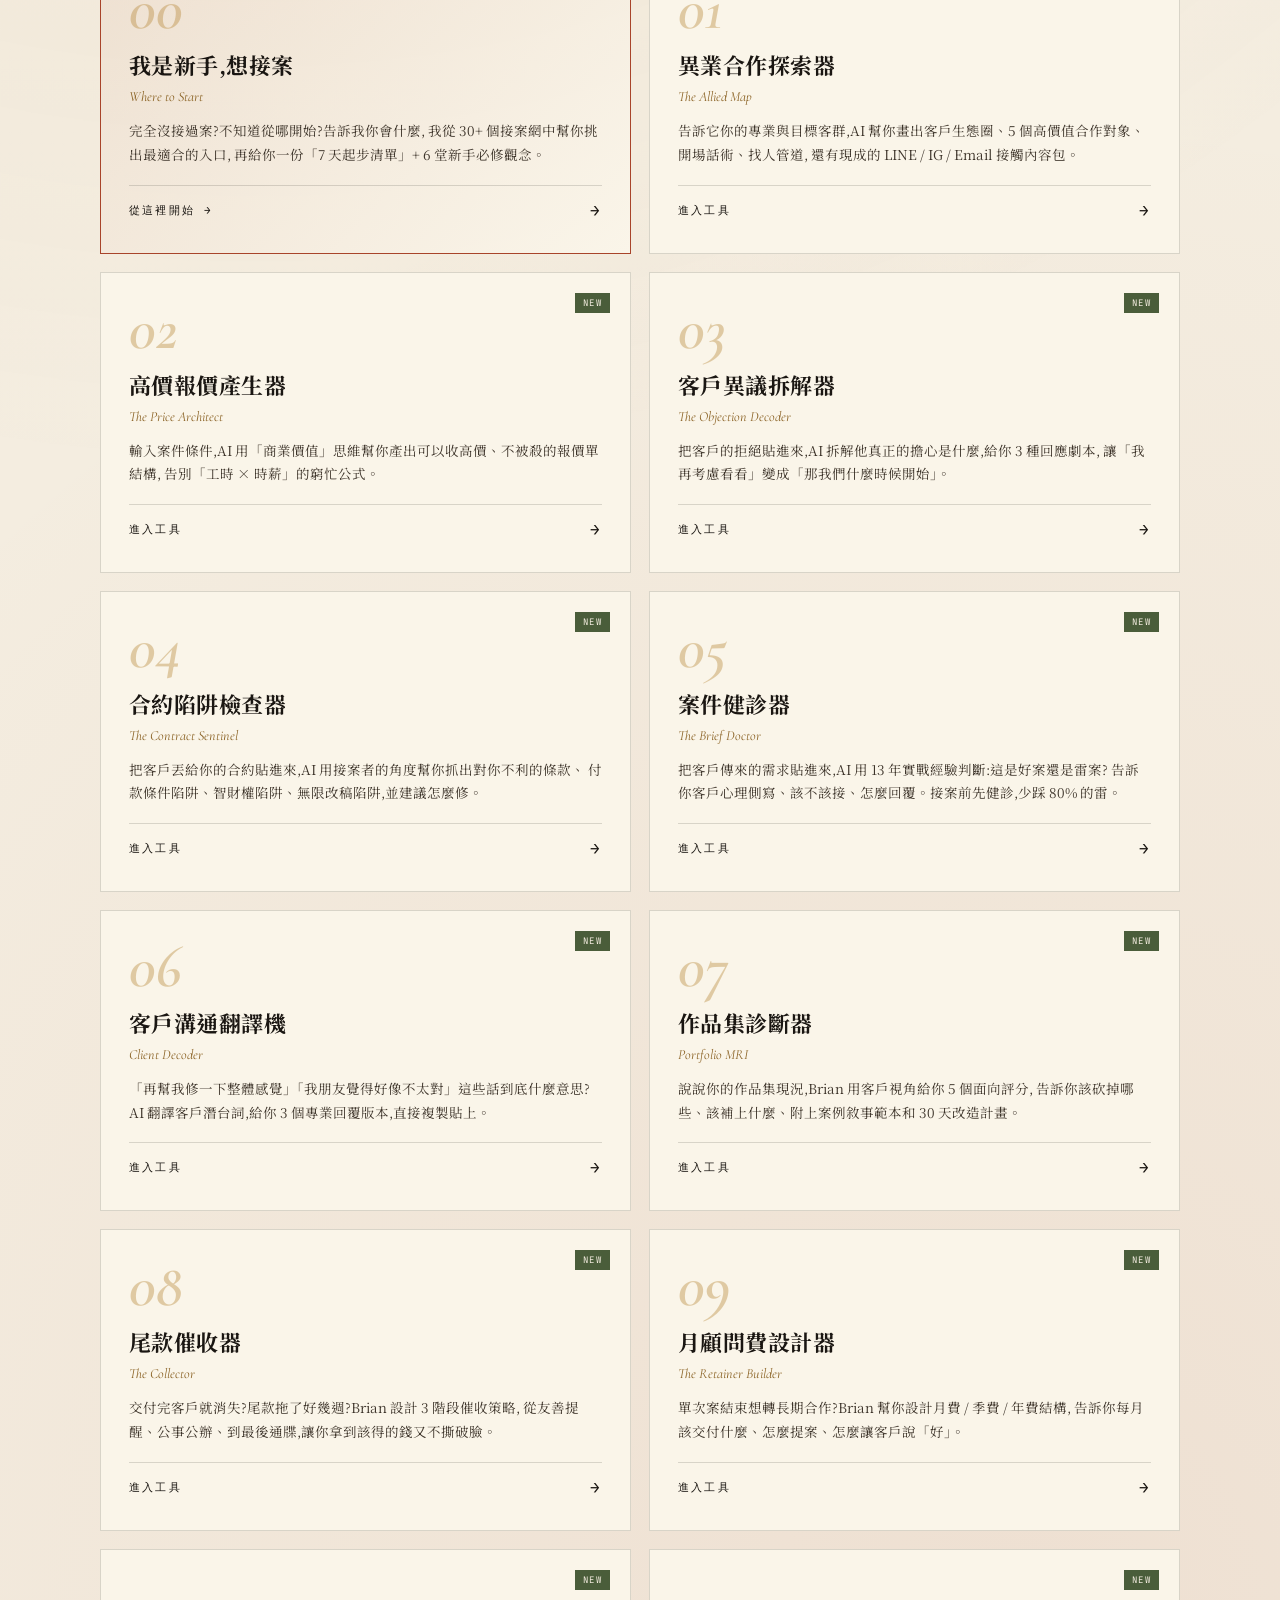
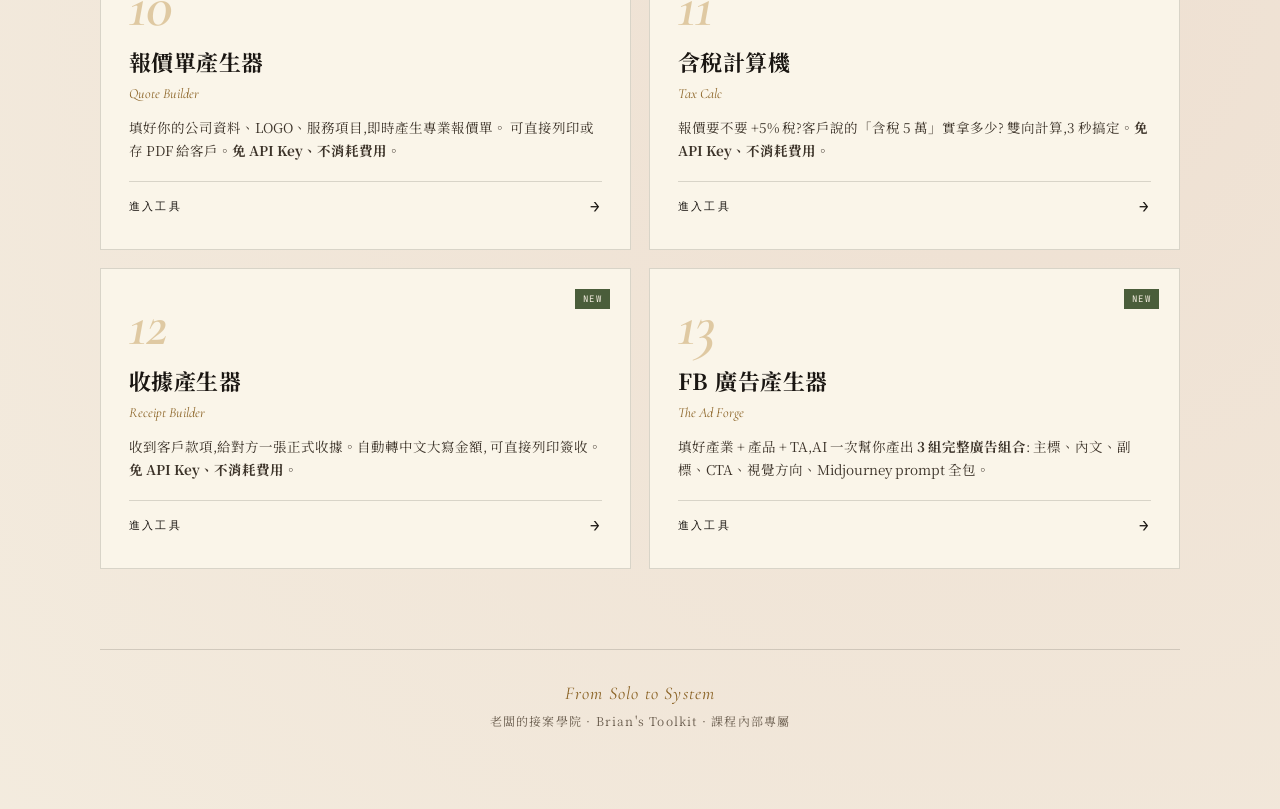
<file: tools/taxcalc.html>
<!DOCTYPE html>
<html lang="zh-Hant">
<head>
<meta charset="UTF-8">
<meta name="viewport" content="width=device-width, initial-scale=1.0">
<meta name="robots" content="noindex, nofollow, noarchive, nosnippet, noimageindex">
<meta name="googlebot" content="noindex, nofollow">
<meta name="bingbot" content="noindex, nofollow">
<title>含稅計算機 · 老闆的接案學院</title>
<script src="../js/auth.js"></script>
<script>
  if (!window.BrianAuth.isVerified()) { window.location.href = '../index.html'; }
</script>
<link rel="stylesheet" href="../css/tools.css">
<style>
  .calc-grid {
    display: grid; grid-template-columns: 1fr; gap: 22px;
  }
  @media (min-width: 720px) { .calc-grid { grid-template-columns: 1fr 1fr; } }

  .calc-card {
    background: var(--paper-card); border: 1px solid var(--line);
    padding: 28px;
  }
  .calc-card.highlight {
    border-color: var(--gold); border-width: 2px;
    background: linear-gradient(135deg, rgba(184, 137, 58, 0.06) 0%, var(--paper-card) 100%);
  }
  .calc-card-eyebrow {
    font-family: 'JetBrains Mono', monospace; font-size: 11px;
    letter-spacing: 0.2em; color: var(--gold-deep);
    margin-bottom: 6px; font-weight: 700; text-transform: uppercase;
  }
  .calc-card-title {
    font-family: 'Cormorant Garamond', 'Noto Serif TC', serif;
    font-style: italic; font-size: 26px; font-weight: 600;
    margin-bottom: 4px;
  }
  .calc-card-cn {
    font-size: 14px; color: var(--ink-soft); margin-bottom: 20px;
  }

  .calc-input-wrap {
    position: relative;
  }
  .calc-input-prefix {
    position: absolute; left: 16px; top: 50%; transform: translateY(-50%);
    font-family: 'JetBrains Mono', monospace; font-size: 14px;
    color: var(--ink-mute); pointer-events: none;
  }
  .calc-input {
    width: 100%; padding: 18px 16px 18px 56px;
    background: white; border: 2px solid var(--line);
    font-family: 'Cormorant Garamond', 'Noto Serif TC', serif;
    font-size: 26px; font-weight: 600; color: var(--ink);
    transition: border-color 0.15s;
  }
  .calc-input:focus { outline: none; border-color: var(--gold); }

  .calc-result {
    margin-top: 18px;
    padding: 18px 20px; background: var(--ink); color: var(--paper);
    display: flex; justify-content: space-between; align-items: baseline;
    flex-wrap: wrap; gap: 10px;
  }
  .calc-result-label {
    font-family: 'JetBrains Mono', monospace; font-size: 11px;
    letter-spacing: 0.2em; color: var(--gold);
  }
  .calc-result-value {
    font-family: 'Cormorant Garamond', 'Noto Serif TC', serif;
    font-size: 32px; font-weight: 600; color: var(--paper);
  }

  .calc-detail {
    margin-top: 12px; padding: 12px 16px;
    background: var(--paper);
    font-size: 13px; line-height: 1.85; color: var(--ink-soft);
    display: grid; grid-template-columns: auto 1fr; gap: 10px 16px;
  }
  .calc-detail-key {
    color: var(--gold-deep); font-family: 'JetBrains Mono', monospace;
    font-size: 11px; letter-spacing: 0.1em;
  }
  .calc-detail-val { font-weight: 600; text-align: right; }

  .calc-explanation {
    background: rgba(184, 137, 58, 0.08); border-left: 3px solid var(--gold);
    padding: 16px 20px; margin-bottom: 24px;
    font-size: 13.5px; line-height: 1.85; color: var(--ink-soft);
  }
  .calc-explanation strong { color: var(--ink); }

  /* 範例計算 */
  .calc-examples {
    margin-top: 36px;
  }
  .calc-example {
    background: var(--paper-card); border: 1px solid var(--line);
    padding: 18px 22px; margin-bottom: 12px;
    cursor: pointer; transition: all 0.15s;
  }
  .calc-example:hover {
    border-color: var(--gold); transform: translateX(4px);
  }
  .calc-example-amount {
    font-weight: 700; font-size: 16px; margin-bottom: 4px;
    color: var(--gold-deep);
  }
  .calc-example-desc {
    font-size: 13px; color: var(--ink-soft); line-height: 1.6;
  }
</style>
</head>
<body>

<div class="ce-app">

  <nav class="ce-nav">
    <a href="../index.html" class="ce-nav-brand" style="text-decoration:none;color:inherit;cursor:pointer;" title="回首頁">
      <div class="ce-nav-mark">老闆的接案學院</div>
      <div class="ce-nav-title" style="opacity:0.85;">含稅計算機</div>
    </a>
    <div class="ce-nav-actions">
      <a href="../index.html" class="ce-nav-btn">← 工具列表</a>
    </div>
  </nav>

  <main class="ce-main">
    <div class="ce-container">

      <header class="ce-header">
        <div class="ce-eyebrow">5% Business Tax Calculator</div>
        <h1 class="ce-title">Tax Calc</h1>
        <div class="ce-title-cn">含稅計算機</div>
        <div class="ce-divider"></div>
        <p class="ce-subtitle">
          報價金額要不要 +5% 稅?<br/>
          客戶說的「含稅 5 萬」實拿多少?<br/>
          這個工具幫你 3 秒搞定。
        </p>
      </header>

      <div class="calc-explanation">
        <strong>📘 台灣 5% 營業稅小知識:</strong><br/>
        1. <strong>外加 5% 稅</strong>:報價 NT$10,000 → 實收 NT$10,500(常用於 B2B 開發票給公司)<br/>
        2. <strong>內含 5% 稅</strong>:總額 NT$10,000 已含稅 → 未稅金額 NT$9,524、稅金 NT$476<br/>
        3. 接案者開發票時,客戶通常會問「含稅 / 不含稅」,搞清楚才不會少收
      </div>

      <div class="calc-grid">

        <!-- 外加稅 -->
        <div class="calc-card highlight">
          <div class="calc-card-eyebrow">▶ MODE A · TAX EXCLUSIVE</div>
          <div class="calc-card-title">未稅 → 含稅</div>
          <div class="calc-card-cn">輸入未稅金額,算出 +5% 後的總額</div>
          <div class="calc-input-wrap">
            <div class="calc-input-prefix">NT$</div>
            <input type="number" class="calc-input" id="calc-add-input" placeholder="輸入未稅金額" />
          </div>
          <div class="calc-result">
            <div class="calc-result-label">含稅總額</div>
            <div class="calc-result-value" id="calc-add-result">NT$ 0</div>
          </div>
          <div class="calc-detail">
            <div class="calc-detail-key">原金額</div>
            <div class="calc-detail-val" id="calc-add-base">NT$ 0</div>
            <div class="calc-detail-key">5% 稅金</div>
            <div class="calc-detail-val" id="calc-add-tax">NT$ 0</div>
          </div>
        </div>

        <!-- 內含稅 -->
        <div class="calc-card">
          <div class="calc-card-eyebrow">▶ MODE B · TAX INCLUSIVE</div>
          <div class="calc-card-title">含稅 → 拆解</div>
          <div class="calc-card-cn">輸入含稅總額,拆出未稅 + 稅金</div>
          <div class="calc-input-wrap">
            <div class="calc-input-prefix">NT$</div>
            <input type="number" class="calc-input" id="calc-incl-input" placeholder="輸入含稅總額" />
          </div>
          <div class="calc-result">
            <div class="calc-result-label">未稅金額</div>
            <div class="calc-result-value" id="calc-incl-result">NT$ 0</div>
          </div>
          <div class="calc-detail">
            <div class="calc-detail-key">總額</div>
            <div class="calc-detail-val" id="calc-incl-base">NT$ 0</div>
            <div class="calc-detail-key">內含稅金</div>
            <div class="calc-detail-val" id="calc-incl-tax">NT$ 0</div>
          </div>
        </div>
      </div>

      <!-- 常用範例 -->
      <div class="calc-examples">
        <h2 style="font-family:'Cormorant Garamond',serif;font-style:italic;font-size:24px;margin-bottom:6px;">Quick Examples</h2>
        <div style="font-size:14px;font-weight:700;border-bottom:2px solid var(--ink);display:inline-block;padding-bottom:6px;margin-bottom:16px;">常用案例(點一下自動帶入)</div>

        <div class="calc-example" data-amount="10000" data-mode="add">
          <div class="calc-example-amount">未稅 NT$ 10,000 → 算外加稅</div>
          <div class="calc-example-desc">B2B 接案常見:報價 1 萬,實收 10,500</div>
        </div>
        <div class="calc-example" data-amount="50000" data-mode="add">
          <div class="calc-example-amount">未稅 NT$ 50,000 → 算外加稅</div>
          <div class="calc-example-desc">中型案件:報價 5 萬,實收 52,500</div>
        </div>
        <div class="calc-example" data-amount="100000" data-mode="incl">
          <div class="calc-example-amount">含稅 NT$ 100,000 → 拆解</div>
          <div class="calc-example-desc">客戶說「總額 10 萬含稅」,實際你能拿多少</div>
        </div>
        <div class="calc-example" data-amount="300000" data-mode="incl">
          <div class="calc-example-amount">含稅 NT$ 300,000 → 拆解</div>
          <div class="calc-example-desc">大型案件:總額 30 萬含稅,未稅金額 vs 稅金</div>
        </div>
      </div>

      <!-- Brian 金句 -->
      <div style="margin-top:48px;">
        <div class="ce-brian-quote">
          <div class="ce-brian-quote-eyebrow">★ BRIAN'S WISDOM</div>
          <div class="ce-brian-quote-text">
            報價沒講清楚「含不含稅」,等於少收 5%。<br/>
            一個案子的利潤可能就在這 5% 裡。<br/>
            專業就是不要讓細節吃掉你的錢。
          </div>
          <div class="ce-brian-quote-source">— BRIAN ON 報價細節</div>
        </div>
      </div>

      <footer style="text-align:center;margin-top:60px;padding-top:28px;border-top:1px solid var(--line);font-size:12px;color:var(--ink-mute);letter-spacing:0.1em;">
        <div style="font-family:'Cormorant Garamond',serif;font-style:italic;font-size:16px;color:var(--gold-deep);margin-bottom:6px;">From Solo to System</div>
        <div>老闆的接案學院 · 含稅計算機</div>
      </footer>
    </div>
  </main>
</div>

<script>
(function() {
  function fmt(n) {
    if (isNaN(n) || n === '') return '0';
    return Math.round(n).toLocaleString('zh-TW');
  }

  // 外加稅
  const addInput = document.getElementById('calc-add-input');
  function calcAdd() {
    const v = Number(addInput.value) || 0;
    const tax = Math.round(v * 0.05);
    const total = v + tax;
    document.getElementById('calc-add-result').textContent = 'NT$ ' + fmt(total);
    document.getElementById('calc-add-base').textContent = 'NT$ ' + fmt(v);
    document.getElementById('calc-add-tax').textContent = 'NT$ ' + fmt(tax);
  }
  addInput.addEventListener('input', calcAdd);

  // 內含稅
  const inclInput = document.getElementById('calc-incl-input');
  function calcIncl() {
    const v = Number(inclInput.value) || 0;
    const tax = Math.round(v / 21);
    const base = v - tax;
    document.getElementById('calc-incl-result').textContent = 'NT$ ' + fmt(base);
    document.getElementById('calc-incl-base').textContent = 'NT$ ' + fmt(v);
    document.getElementById('calc-incl-tax').textContent = 'NT$ ' + fmt(tax);
  }
  inclInput.addEventListener('input', calcIncl);

  // 範例點擊
  document.querySelectorAll('.calc-example').forEach(el => {
    el.addEventListener('click', () => {
      const amount = el.dataset.amount;
      const mode = el.dataset.mode;
      if (mode === 'add') {
        addInput.value = amount;
        calcAdd();
        addInput.scrollIntoView({ behavior: 'smooth', block: 'center' });
        addInput.focus();
      } else {
        inclInput.value = amount;
        calcIncl();
        inclInput.scrollIntoView({ behavior: 'smooth', block: 'center' });
        inclInput.focus();
      }
    });
  });
})();
</script>
</body>
</html>
</file>
<file: css/tools.css>
/* ============================================================
 * Brian's Toolkit - 共用樣式
 * 三個工具(合作探索器、報價產生器、異議拆解器)都用這份
 * ============================================================ */

@import url('https://fonts.googleapis.com/css2?family=Noto+Serif+TC:wght@400;500;700;900&family=Cormorant+Garamond:ital,wght@0,400;0,600;0,700;1,400;1,600&family=JetBrains+Mono:wght@400;500;700&display=swap');

:root {
  --ink: #1a1612; --ink-soft: #3d342a; --ink-mute: #6b5e4f;
  --paper: #f4ede0; --paper-deep: #ebe0cc; --paper-card: #faf5e9;
  --gold: #b8893a; --gold-deep: #8a6224;
  --rust: #a8442a; --moss: #4a5d3a;
  --line: rgba(26, 22, 18, 0.15);
}

* { box-sizing: border-box; margin: 0; padding: 0; }
body { background: var(--paper); font-family: 'Noto Serif TC', serif; color: var(--ink); }

.ce-app {
  min-height: 100vh;
  background-image:
    radial-gradient(circle at 20% 10%, rgba(184, 137, 58, 0.08) 0%, transparent 40%),
    radial-gradient(circle at 80% 80%, rgba(168, 68, 42, 0.06) 0%, transparent 40%);
}

/* === Nav === */
.ce-nav {
  background: var(--ink); color: var(--paper); padding: 14px 28px;
  display: flex; justify-content: space-between; align-items: center;
  flex-wrap: wrap; gap: 16px; border-bottom: 3px solid var(--gold);
}
.ce-nav-brand { display: flex; align-items: baseline; gap: 12px; transition: opacity 0.2s; }
.ce-nav-brand:hover { opacity: 0.7; }
.ce-nav-brand:hover .ce-nav-mark { color: var(--paper); }
.ce-nav-mark {
  font-family: 'Noto Serif TC', serif;
  font-size: 16px; color: var(--gold); font-weight: 700;
  letter-spacing: 0.05em;
}
.ce-nav-mark::after {
  content: '·';
  margin-left: 12px;
  color: var(--paper);
  opacity: 0.4;
  font-weight: 400;
}
.ce-nav-title { font-size: 13px; letter-spacing: 0.15em; }
.ce-nav-actions { display: flex; gap: 8px; align-items: center; flex-wrap: wrap; }
.ce-nav-btn {
  background: transparent; border: 1px solid var(--paper); color: var(--paper);
  padding: 8px 14px; font-family: 'JetBrains Mono', monospace;
  font-size: 11px; letter-spacing: 0.1em; cursor: pointer; transition: all 0.2s;
  text-decoration: none; display: inline-flex; align-items: center;
}
.ce-nav-btn:hover { background: var(--gold); color: var(--ink); border-color: var(--gold); }

.ce-main { padding: 40px 24px 80px; }
.ce-container { max-width: 1100px; margin: 0 auto; }

/* === Header === */
.ce-header { text-align: center; margin-bottom: 40px; }
.ce-eyebrow {
  font-family: 'JetBrains Mono', monospace; font-size: 11px;
  letter-spacing: 0.3em; color: var(--gold-deep);
  text-transform: uppercase; margin-bottom: 14px;
}
.ce-title {
  font-family: 'Cormorant Garamond', 'Noto Serif TC', serif;
  font-size: clamp(38px, 5.5vw, 60px); font-weight: 600;
  font-style: italic; line-height: 1.05; margin-bottom: 10px;
}
.ce-title-cn {
  font-size: clamp(20px, 2.5vw, 26px); font-weight: 700;
  letter-spacing: 0.05em;
}
.ce-subtitle {
  font-size: 14.5px; color: var(--ink-soft);
  max-width: 540px; margin: 18px auto 0; line-height: 1.8;
}
.ce-divider { width: 60px; height: 1px; background: var(--gold); margin: 22px auto; position: relative; }
.ce-divider::before, .ce-divider::after {
  content: ''; position: absolute; top: 50%; width: 5px; height: 5px;
  background: var(--gold); border-radius: 50%; transform: translateY(-50%);
}
.ce-divider::before { left: -14px; }
.ce-divider::after { right: -14px; }

/* === 表單卡 === */
.ce-form-card {
  background: var(--paper-card); border: 1px solid var(--line);
  padding: 36px; margin-bottom: 32px; position: relative;
}
.ce-form-card::before {
  content: ''; position: absolute; top: 8px; left: 8px; right: 8px; bottom: 8px;
  border: 1px solid var(--line); pointer-events: none;
}
.ce-form-grid { display: grid; grid-template-columns: 1fr; gap: 22px; position: relative; }
@media (min-width: 720px) {
  .ce-form-grid { grid-template-columns: 1fr 1fr; }
  .ce-form-grid .ce-full { grid-column: 1 / -1; }
}
.ce-field label {
  display: block; font-family: 'JetBrains Mono', monospace; font-size: 11px;
  letter-spacing: 0.2em; text-transform: uppercase; color: var(--gold-deep);
  margin-bottom: 8px; font-weight: 500;
}
.ce-field input, .ce-field textarea, .ce-field select {
  width: 100%; padding: 13px 15px; background: var(--paper); border: 1px solid var(--line);
  font-family: 'Noto Serif TC', serif; font-size: 15px; color: var(--ink);
  transition: border-color 0.2s, box-shadow 0.2s;
}
.ce-field textarea { min-height: 80px; resize: vertical; line-height: 1.6; }
.ce-field input:focus, .ce-field textarea:focus, .ce-field select:focus {
  outline: none; border-color: var(--gold);
  box-shadow: 0 0 0 3px rgba(184, 137, 58, 0.15);
}
.ce-helper { font-size: 12px; color: var(--ink-mute); margin-top: 5px; font-style: italic; }
.ce-submit {
  margin-top: 28px; width: 100%; padding: 18px 32px;
  background: var(--ink); color: var(--paper); border: none;
  font-family: 'Noto Serif TC', serif; font-size: 16px; font-weight: 700;
  letter-spacing: 0.15em; cursor: pointer; transition: background 0.3s, transform 0.1s;
}
.ce-submit:hover:not(:disabled) { background: var(--gold-deep); }
.ce-submit:active { transform: translateY(1px); }
.ce-submit:disabled { background: var(--ink-soft); cursor: not-allowed; opacity: 0.6; }

/* === 已存記錄列表 === */
.ce-saved-section { margin-bottom: 40px; }
.ce-saved-header {
  display: flex; justify-content: space-between; align-items: baseline;
  margin-bottom: 16px; padding-bottom: 12px; border-bottom: 1px solid var(--line);
}
.ce-saved-title { font-family: 'Cormorant Garamond', serif; font-size: 22px; font-style: italic; }
.ce-saved-count {
  font-family: 'JetBrains Mono', monospace; font-size: 11px;
  color: var(--ink-mute); letter-spacing: 0.15em;
}
.ce-saved-grid { display: grid; grid-template-columns: repeat(auto-fill, minmax(260px, 1fr)); gap: 12px; }
.ce-saved-card {
  background: var(--paper-card); border: 1px solid var(--line); padding: 16px 18px;
  cursor: pointer; transition: all 0.2s; position: relative;
}
.ce-saved-card:hover {
  border-color: var(--gold); transform: translateY(-2px);
  box-shadow: 0 6px 16px rgba(0,0,0,0.06);
}
.ce-saved-trade { font-size: 15px; font-weight: 700; margin-bottom: 4px; }
.ce-saved-target { font-size: 12.5px; color: var(--ink-mute); margin-bottom: 8px; line-height: 1.5; }
.ce-saved-meta {
  font-family: 'JetBrains Mono', monospace; font-size: 10px;
  color: var(--gold-deep); letter-spacing: 0.05em; text-transform: uppercase;
}
.ce-saved-del {
  position: absolute; top: 8px; right: 8px; background: transparent; border: none;
  color: var(--ink-mute); cursor: pointer; font-size: 14px; padding: 4px 6px;
  opacity: 0; transition: opacity 0.2s;
}
.ce-saved-card:hover .ce-saved-del { opacity: 1; }
.ce-saved-del:hover { color: var(--rust); }
.ce-empty-state {
  text-align: center; padding: 24px; color: var(--ink-mute);
  font-size: 13px; font-style: italic; border: 1px dashed var(--line);
}

/* === 結果區 === */
.ce-results { margin-top: 32px; }
.ce-loading { text-align: center; padding: 60px 20px; color: var(--ink-soft); }
.ce-loading-text { font-style: italic; font-size: 15px; margin-bottom: 20px; }
.ce-loading-bar { width: 220px; height: 2px; background: var(--line); margin: 0 auto; overflow: hidden; position: relative; }
.ce-loading-bar::after {
  content: ''; position: absolute; top: 0; left: 0; height: 100%; width: 40%;
  background: var(--gold); animation: ce-load 1.4s ease-in-out infinite;
}
@keyframes ce-load {
  0% { transform: translateX(-100%); }
  100% { transform: translateX(350%); }
}

.ce-result-toolbar {
  display: flex; justify-content: space-between; align-items: center;
  flex-wrap: wrap; gap: 12px; margin-bottom: 24px; padding: 14px 20px;
  background: var(--ink); color: var(--paper);
}
.ce-result-info { font-size: 13px; line-height: 1.5; }
.ce-result-info strong { color: var(--gold); font-weight: 700; }
.ce-result-actions { display: flex; gap: 8px; }
.ce-action-btn {
  background: transparent; border: 1px solid var(--paper); color: var(--paper);
  padding: 7px 14px; font-family: 'JetBrains Mono', monospace; font-size: 11px;
  letter-spacing: 0.1em; cursor: pointer; transition: all 0.2s;
}
.ce-action-btn:hover { background: var(--gold); color: var(--ink); border-color: var(--gold); }

.ce-result-section { margin-bottom: 44px; }
.ce-section-title {
  font-family: 'Cormorant Garamond', serif; font-size: 28px;
  font-style: italic; font-weight: 600; margin-bottom: 6px;
}
.ce-section-cn {
  font-size: 16px; font-weight: 700; margin-bottom: 22px;
  padding-bottom: 10px; border-bottom: 2px solid var(--ink); display: inline-block;
}

.ce-note {
  background: rgba(184, 137, 58, 0.1); border-left: 3px solid var(--gold);
  padding: 14px 18px; margin-bottom: 28px;
  font-size: 13.5px; color: var(--ink-soft); line-height: 1.7;
}
.ce-error {
  background: rgba(168, 68, 42, 0.1); border-left: 3px solid var(--rust);
  padding: 16px 20px; color: var(--rust); font-size: 14px;
}

/* === Brian's Note 教練筆記 === */
.ce-brian-note {
  background: var(--ink); color: var(--paper);
  padding: 24px 26px; margin-bottom: 32px;
  border-left: 4px solid var(--gold);
  position: relative;
}
.ce-brian-note::before {
  content: '"'; position: absolute; top: -10px; left: 16px;
  font-family: 'Cormorant Garamond', serif; font-size: 80px;
  color: var(--gold); line-height: 1; font-style: italic; opacity: 0.5;
}
.ce-brian-note-label {
  font-family: 'JetBrains Mono', monospace; font-size: 10px;
  letter-spacing: 0.25em; color: var(--gold); margin-bottom: 10px;
  text-transform: uppercase; font-weight: 700;
}
.ce-brian-note-body {
  font-family: 'Cormorant Garamond', 'Noto Serif TC', serif;
  font-size: 16px; line-height: 1.85; font-style: italic;
  color: var(--paper-deep);
}

/* === 通用區塊樣式 === */
.ce-block {
  background: var(--paper-card); border: 1px solid var(--line);
  margin-bottom: 18px; overflow: hidden;
}
.ce-block-header {
  padding: 18px 22px; background: var(--ink); color: var(--paper);
  display: flex; justify-content: space-between; align-items: center;
  flex-wrap: wrap; gap: 12px;
}
.ce-block-title { font-size: 17px; font-weight: 700; }
.ce-block-tag {
  font-family: 'JetBrains Mono', monospace; font-size: 10px;
  letter-spacing: 0.2em; background: var(--gold); color: var(--ink);
  padding: 4px 10px; text-transform: uppercase; font-weight: 700;
}
.ce-block-body { padding: 22px; }
.ce-block-row {
  display: grid; grid-template-columns: 130px 1fr; gap: 14px;
  padding: 11px 0; border-bottom: 1px solid var(--line); align-items: start;
}
@media (max-width: 600px) { .ce-block-row { grid-template-columns: 1fr; gap: 4px; } }
.ce-block-row:last-child { border-bottom: none; }
.ce-block-key {
  font-family: 'JetBrains Mono', monospace; font-size: 11px;
  letter-spacing: 0.15em; color: var(--gold-deep); text-transform: uppercase;
  padding-top: 2px; font-weight: 500;
}
.ce-block-val { font-size: 14.5px; line-height: 1.75; }

/* === 報價/話術引用框 === */
.ce-quote-box {
  background: var(--paper); border-left: 3px solid var(--gold);
  padding: 14px 18px; margin-top: 6px;
  font-style: italic; font-size: 14.5px; line-height: 1.85;
  color: var(--ink-soft); white-space: pre-wrap;
}
.ce-copy-btn {
  margin-top: 8px; background: transparent; border: 1px solid var(--line);
  color: var(--ink-soft); padding: 5px 10px;
  font-family: 'JetBrains Mono', monospace; font-size: 10px;
  letter-spacing: 0.1em; cursor: pointer; transition: all 0.15s;
}
.ce-copy-btn:hover { border-color: var(--gold); color: var(--gold-deep); }
.ce-copy-btn.copied { background: var(--moss); color: white; border-color: var(--moss); }

/* === 教練觀念提醒 === */
.ce-insight {
  margin-top: 10px; padding: 10px 12px;
  background: rgba(184, 137, 58, 0.1); border-left: 2px solid var(--gold);
  font-size: 13px; line-height: 1.65;
  color: var(--ink-soft); font-style: italic;
}

/* === 深挖按鈕區 === */
.ce-deep-row {
  grid-column: 1 / -1; padding-top: 18px !important;
  margin-top: 8px; border-top: 2px solid var(--ink) !important;
  border-bottom: none !important; background: rgba(184, 137, 58, 0.08);
  padding-left: 16px !important; padding-right: 16px !important; padding-bottom: 16px !important;
}
.ce-deep-buttons { display: flex; flex-wrap: wrap; gap: 8px; margin-top: 8px; }
.ce-deep-btn {
  background: var(--paper); border: 1px solid var(--gold); color: var(--gold-deep);
  padding: 10px 14px; font-family: 'Noto Serif TC', serif; font-size: 13px;
  cursor: pointer; transition: all 0.2s; flex: 1 1 auto; min-width: 140px;
  text-decoration: none; display: inline-flex; align-items: center; justify-content: center;
}
.ce-deep-btn:hover:not(:disabled) { background: var(--gold); color: var(--ink); }
.ce-deep-btn:disabled { opacity: 0.5; cursor: not-allowed; }

.ce-deep-result {
  margin-top: 16px; padding: 18px 20px;
  background: rgba(184, 137, 58, 0.06); border-left: 3px solid var(--gold-deep);
  font-size: 14.5px; line-height: 1.85; white-space: pre-wrap; display: none;
}
.ce-deep-result.show { display: block; }

/* LINE 一對一按鈕 */
.ce-deep-line-btn {
  background: #06C755 !important; border-color: #06C755 !important;
  color: white !important; flex: 1 1 100% !important; font-weight: 700;
  text-decoration: none !important; text-align: center;
}
.ce-deep-line-btn:hover {
  background: #05a847 !important; border-color: #05a847 !important;
  transform: translateY(-1px); box-shadow: 0 4px 12px rgba(6, 199, 85, 0.3);
}

/* 強調按鈕 */
.ce-deep-btn.btn-primary {
  background: var(--ink); color: var(--paper);
  border-color: var(--ink); font-weight: 700; flex: 1 1 100%;
}
.ce-deep-btn.btn-primary:hover:not(:disabled) {
  background: var(--gold-deep); color: var(--paper); border-color: var(--gold-deep);
}
.ce-deep-btn.btn-rust {
  background: linear-gradient(135deg, rgba(184, 137, 58, 0.15) 0%, rgba(168, 68, 42, 0.1) 100%);
  border-color: var(--rust); color: var(--rust); font-weight: 700; flex: 1 1 100%;
}
.ce-deep-btn.btn-rust:hover:not(:disabled) {
  background: var(--rust); color: white; border-color: var(--rust);
}

/* === API Key Modal === */
.ce-modal-overlay {
  position: fixed; inset: 0;
  background: rgba(26, 22, 18, 0.85); backdrop-filter: blur(4px);
  display: none; align-items: center; justify-content: center;
  z-index: 1000; padding: 20px;
}
.ce-modal-overlay.show { display: flex; }
.ce-modal {
  background: var(--paper); border: 3px solid var(--gold);
  max-width: 540px; width: 100%; padding: 36px;
  position: relative; max-height: 90vh; overflow-y: auto;
}
.ce-modal-eyebrow {
  font-family: 'JetBrains Mono', monospace; font-size: 11px;
  letter-spacing: 0.25em; color: var(--gold-deep); margin-bottom: 12px;
}
.ce-modal-title {
  font-family: 'Cormorant Garamond', serif; font-style: italic;
  font-size: 30px; font-weight: 600; margin-bottom: 8px;
}
.ce-modal-cn { font-size: 16px; font-weight: 700; margin-bottom: 18px; }
.ce-modal-body {
  font-size: 14.5px; line-height: 1.85; color: var(--ink-soft); margin-bottom: 22px;
}
.ce-modal-body strong { color: var(--ink); }
.ce-modal-body a { color: var(--gold-deep); text-decoration: underline; }
.ce-modal input {
  width: 100%; padding: 14px; background: white; border: 1px solid var(--line);
  font-family: 'JetBrains Mono', monospace; font-size: 13px; margin-bottom: 14px;
}
.ce-modal input:focus { outline: none; border-color: var(--gold); }
.ce-modal-actions { display: flex; gap: 10px; }
.ce-modal-btn {
  flex: 1; padding: 14px; border: none; cursor: pointer;
  font-family: 'Noto Serif TC', serif; font-size: 14px; font-weight: 700;
  letter-spacing: 0.1em; transition: all 0.2s;
}
.ce-modal-btn.primary { background: var(--ink); color: var(--paper); }
.ce-modal-btn.primary:hover { background: var(--gold-deep); }
.ce-modal-cost {
  margin-top: 18px; padding: 12px 14px;
  background: rgba(184, 137, 58, 0.08); border-left: 3px solid var(--gold);
  font-size: 13px; color: var(--ink-soft); line-height: 1.6;
}

/* === 工具頁小警語 === */
.ce-tool-disclaimer {
  background: rgba(184, 137, 58, 0.08);
  border-left: 3px solid var(--gold);
  padding: 12px 16px;
  margin-bottom: 24px;
  font-size: 13px;
  line-height: 1.7;
  color: var(--ink-soft);
  display: flex;
  gap: 10px;
  align-items: flex-start;
}
.ce-tool-disclaimer-icon { font-size: 16px; flex-shrink: 0; }
.ce-tool-disclaimer a { color: var(--gold-deep); text-decoration: underline; font-weight: 700; }
.ce-tool-disclaimer a:hover { color: var(--rust); }

/* === Brian 金句卡(在每個工具教練筆記之後出現) === */
.ce-brian-quote {
  background: linear-gradient(135deg, rgba(184, 137, 58, 0.08) 0%, rgba(168, 68, 42, 0.04) 100%);
  border: 1px solid var(--gold);
  border-left: 4px solid var(--gold);
  padding: 28px 32px;
  margin: 28px 0 32px;
  position: relative;
  overflow: hidden;
  transition: all 0.3s;
}
.ce-brian-quote:hover {
  border-color: var(--rust);
  border-left-color: var(--rust);
  box-shadow: 0 8px 20px rgba(184, 137, 58, 0.15);
  transform: translateY(-2px);
}
.ce-brian-quote::before {
  content: '"';
  position: absolute;
  top: -30px; left: 16px;
  font-family: 'Cormorant Garamond', serif;
  font-size: 130px;
  color: var(--gold);
  line-height: 1;
  font-style: italic;
  opacity: 0.2;
}
.ce-brian-quote-eyebrow {
  font-family: 'JetBrains Mono', monospace;
  font-size: 10px;
  letter-spacing: 0.25em;
  color: var(--gold-deep);
  margin-bottom: 12px;
  font-weight: 700;
  text-transform: uppercase;
  position: relative; z-index: 1;
}
.ce-brian-quote-text {
  font-family: 'Cormorant Garamond', 'Noto Serif TC', serif;
  font-style: italic;
  font-size: 18px;
  line-height: 1.85;
  color: var(--ink);
  margin-bottom: 14px;
  position: relative; z-index: 1;
  font-weight: 500;
}
.ce-brian-quote-source {
  font-family: 'JetBrains Mono', monospace;
  font-size: 11px;
  color: var(--gold-deep);
  letter-spacing: 0.1em;
  position: relative; z-index: 1;
  margin-bottom: 14px;
}
.ce-brian-quote-cta {
  position: relative; z-index: 1;
  display: inline-flex;
  align-items: center;
  gap: 6px;
  padding: 8px 14px;
  background: var(--ink);
  color: var(--paper);
  font-family: 'JetBrains Mono', monospace;
  font-size: 11px;
  letter-spacing: 0.15em;
  text-decoration: none;
  transition: all 0.2s;
}
.ce-brian-quote-cta:hover {
  background: var(--gold-deep);
  transform: translateX(4px);
}

/* === 交付項目展開列表(報價產生器用) === */
.qt-deliv-count {
  font-size: 12.5px; color: var(--ink-soft);
  margin-bottom: 12px; padding: 8px 12px;
  background: rgba(184, 137, 58, 0.06);
  border-left: 2px solid var(--gold);
  display: flex; justify-content: space-between;
  align-items: center; flex-wrap: wrap; gap: 8px;
}
.qt-deliv-count strong { color: var(--gold-deep); font-size: 14px; }
.qt-deliv-hint {
  font-size: 11px; color: var(--ink-mute);
  font-style: italic;
  font-family: 'JetBrains Mono', monospace;
  letter-spacing: 0.05em;
}
.qt-deliv-list {
  list-style: none; padding: 0; margin: 0;
}
.qt-deliv-item {
  margin-bottom: 6px;
}
.qt-deliv-no-detail {
  padding: 10px 12px;
  background: var(--paper);
  border-left: 2px solid var(--gold);
  display: flex; align-items: center; gap: 10px;
  font-size: 14px; line-height: 1.6;
}
.qt-deliv-icon {
  color: var(--gold);
  flex-shrink: 0;
  font-size: 12px;
}
.qt-deliv-title {
  flex: 1; font-weight: 600;
}
.qt-deliv-details {
  background: var(--paper);
  border-left: 2px solid var(--gold);
  transition: all 0.2s;
}
.qt-deliv-details[open] {
  border-left-color: var(--rust);
  background: rgba(184, 137, 58, 0.04);
}
.qt-deliv-summary {
  padding: 10px 12px;
  cursor: pointer;
  display: flex; align-items: center; gap: 10px;
  font-size: 14px; line-height: 1.6;
  list-style: none;
  user-select: none;
}
.qt-deliv-summary::-webkit-details-marker { display: none; }
.qt-deliv-summary:hover { background: rgba(184, 137, 58, 0.06); }
.qt-deliv-toggle {
  margin-left: auto;
  color: var(--gold-deep);
  font-size: 12px;
  transition: transform 0.2s;
  flex-shrink: 0;
}
.qt-deliv-details[open] .qt-deliv-toggle {
  transform: rotate(180deg);
}
.qt-deliv-sublist {
  list-style: none;
  padding: 0 16px 12px 32px;
  margin: 0;
  border-top: 1px dashed var(--line);
  padding-top: 10px;
}
.qt-deliv-sublist li {
  padding: 5px 0 5px 16px;
  position: relative;
  font-size: 13px;
  line-height: 1.7;
  color: var(--ink-soft);
}
.qt-deliv-sublist li::before {
  content: '·';
  position: absolute;
  left: 0;
  color: var(--gold);
  font-weight: 700;
  font-size: 16px;
  line-height: 1.3;
}

/* === 列印 === */
@media print {
  .ce-nav, .ce-form-card, .ce-saved-section, .ce-result-toolbar,
  .ce-deep-buttons, .ce-copy-btn { display: none !important; }
  .ce-app { background: white; padding: 0; }
  .ce-block { page-break-inside: avoid; }

  /* 列印時自動展開所有交付項目細節 */
  .qt-deliv-details { border: none !important; }
  .qt-deliv-details > .qt-deliv-sublist { display: block !important; }
  .qt-deliv-toggle { display: none !important; }
  .qt-deliv-hint { display: none !important; }
  details.qt-deliv-details summary { list-style: none !important; }
  details.qt-deliv-details summary::-webkit-details-marker { display: none !important; }
}

.ce-hidden { display: none !important; }
</file>
